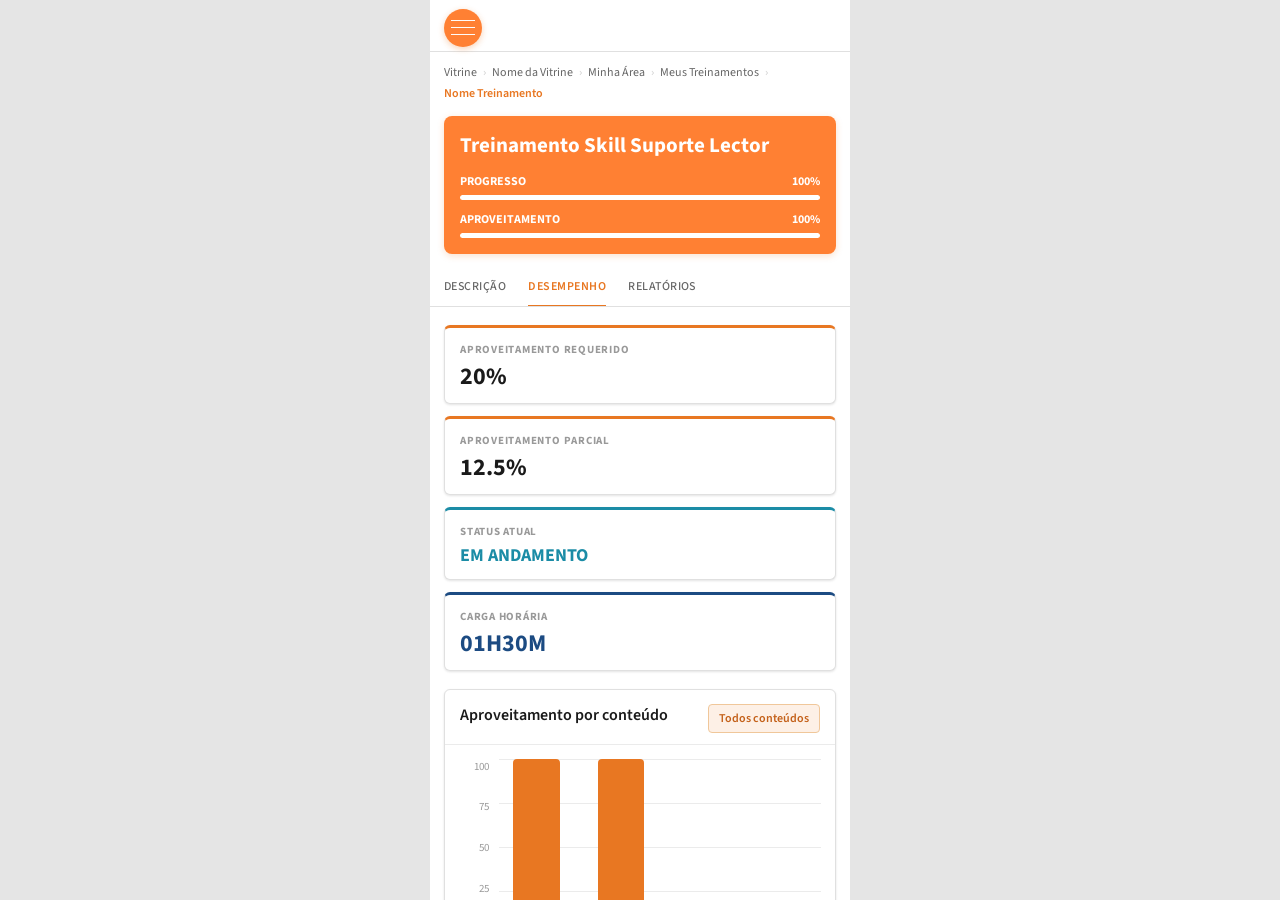
<file: treinamento-atualizado-18-06/index.html>
<!DOCTYPE html>
<html lang="pt-BR">
<head>
<script>
(function(){
  var MOBILE_W = 420;
  if (window.top === window.self && window.innerWidth > MOBILE_W && new URLSearchParams(location.search).get('mv') !== '1') {
    document.write('<style id="mv-hide">html{visibility:hidden!important;}</style>');
  }
})();
</script>
<meta charset="UTF-8">
<meta name="viewport" content="width=device-width, initial-scale=1.0">
<title>Treinamento Skill Suporte Lector — Conteúdo 2</title>
<link rel="preconnect" href="https://fonts.googleapis.com">
<link rel="preconnect" href="https://fonts.gstatic.com" crossorigin>
<link href="https://fonts.googleapis.com/css2?family=Source+Sans+3:wght@400;500;600;700&display=swap" rel="stylesheet">
<link rel="stylesheet" href="assets/lector-icons/css/lector-icons.css">
<style>
  :root{
    --orange:#E87722; --orange-dark:#C4611A; --orange-subtle:#FDF0E6;
    --teal:#1B8CA6; --teal-light:#E4F4F8;
    --green:#3D8A52; --green-light:#EAF6EE; --success:#2E7D32;
    --navy:#1C4B82; --navy-light:#E4EBF5;
    --warn:#B45309; --warn-light:#FEF8EC;
    --n0:#fff; --n50:#F9F9F9; --n100:#F5F5F5; --n200:#EBEBEB; --n300:#E0E0E0;
    --n400:#CCCCCC; --n500:#999999; --n600:#666666; --n700:#444444; --n900:#1A1A1A;
    --ink:#1A1A1A; --muted:#666; --sub:#999;
    --sans:'Source Sans 3','Segoe UI',system-ui,sans-serif;
    --r-sm:4px; --r-md:6px; --r-lg:8px;
    --shadow-sm:0 1px 3px rgba(0,0,0,.08),0 1px 2px rgba(0,0,0,.04);
    --shadow-md:0 4px 6px rgba(0,0,0,.07),0 2px 4px rgba(0,0,0,.05);
  }
  *{box-sizing:border-box;}
  html,body{margin:0;padding:0;height:100%;}
  body{font-family:var(--sans);color:var(--ink);background:var(--n0);font-size:14px;-webkit-font-smoothing:antialiased;}
  .ui-icon{display:inline-flex;align-items:center;justify-content:center;line-height:1;flex:none;}
  .ui-icon:before{width:auto;margin:0;}
  .ui-teal{color:var(--teal);}
  .ui-orange{color:var(--orange);}
  .ui-warn{color:var(--warn);}
  .ui-green{color:var(--green);}
  .ui-navy{color:var(--navy);}
  .page-loader{position:fixed;inset:0;z-index:240;background:#fff;display:flex;align-items:center;justify-content:center;transition:opacity .32s ease,visibility .32s ease;}
  body.page-loaded .page-loader{opacity:0;visibility:hidden;pointer-events:none;}
  .loader-atom{width:56px;height:56px;overflow:visible;}
  .loader-atom .orbit{fill:none;stroke-linecap:round;stroke-width:5;transform-origin:50px 50px;}
  .loader-atom .orbit-orange{stroke:#E87722;animation:atomSpin 1.15s linear infinite;}
  .loader-atom .orbit-navy{stroke:#1C4B82;animation:atomSpinReverse 1.45s linear infinite;}
  .loader-atom .core{fill:#1A1A1A;animation:atomPulse 1.15s ease-in-out infinite;}
  @keyframes atomSpin{to{transform:rotate(360deg);}}
  @keyframes atomSpinReverse{to{transform:rotate(-360deg);}}
  @keyframes atomPulse{0%,100%{transform:scale(1);opacity:.9;}50%{transform:scale(1.18);opacity:1;}}
  .app{display:flex;height:100vh;overflow:hidden;}
  body.sidebar-collapsed .side{display:none;}

  /* ───── Left panel (trilha context) ───── */
  .side{width:clamp(288px,19vw,340px);flex:none;background:var(--n50);border-right:1px solid var(--n300);display:flex;flex-direction:column;}
  .side-head{padding:14px 16px 8px;background:#ff8033;display:flex;align-items:flex-start;gap:12px;border:0;color:#fff;}
  .side-head > div{order:2;min-width:0;padding-top:1px;}
  .side-head .lbl{display:none;}
  .side-head h1{max-width:170px;font-size:18px;font-weight:700;color:#fff;margin:0;line-height:1.15;}
  .closebtn{width:34px;height:34px;border-radius:50%;border:1.5px solid var(--n300);background:#fff;color:var(--muted);display:flex;align-items:center;justify-content:center;cursor:pointer;flex:none;transition:.12s;}
  .closebtn:hover{border-color:var(--orange);color:var(--orange);}
  .side-head .closebtn{order:1;width:42px;height:42px;margin-top:2px;border:0;border-radius:4px;background:transparent;color:#fff;}
  .side-head .closebtn svg{width:28px;height:28px;}
  .side-head .closebtn .ui-icon{font-size:24px;}
  .side-head .closebtn:hover{background:rgba(255,255,255,.14);color:#fff;border-color:transparent;}

  .progress-box{padding:10px 16px 16px;background:#ff8033;border-bottom:0;display:block;}
  .progress-box .pm{display:block;margin-top:14px;}
  .progress-box .pm:first-child{margin-top:0;}
  .ring{ --p:26; width:56px;height:56px;flex:none;border-radius:50%;position:relative;
    background:conic-gradient(var(--orange) calc(var(--p)*1%), var(--n200) 0);}
  .ring.teal{background:conic-gradient(var(--teal) calc(var(--p)*1%), var(--n200) 0);}
  .ring::after{content:'';position:absolute;inset:6px;background:var(--n50);border-radius:50%;}
  .ring b{position:absolute;inset:0;display:flex;align-items:center;justify-content:center;z-index:1;font-size:14px;font-weight:700;color:var(--ink);}
  .progress-box .ring{display:none;}
  .pm .pt{font-size:12px;font-weight:700;letter-spacing:0;text-transform:uppercase;color:#fff;line-height:1;display:flex;align-items:center;justify-content:space-between;margin-bottom:7px;}
  .pm .pt b{font-size:12px;font-weight:700;color:#fff;}
  .meter{height:5px;border-radius:99px;background:rgba(255,255,255,.34);overflow:hidden;}
  .meter i{display:block;width:calc(var(--p)*1%);height:100%;border-radius:inherit;background:#fff;}
  .side-mobile-back{display:none;}

  .conteudos{flex:1;overflow-y:auto;padding:8px 6px;}
  .conteudos-lista{border:1px solid var(--n300);border-radius:var(--r-md);background:#fff;overflow:hidden;}
  .conteudo{display:flex;align-items:flex-start;gap:8px;padding:10px 8px;border-bottom:1px solid var(--n100);cursor:pointer;transition:background .1s;}
  .conteudo:last-child{border-bottom:none;}
  .conteudo:hover{background:var(--n50);}
  .conteudo.checked:not(.active){background:rgba(61,138,82,.05);}
  .conteudo.checked .ctico{color:var(--green);transition:color .15s;}
  .ctico{transition:color .15s;}
  @property --fpct{syntax:'<number>';initial-value:0;inherits:false;}
  @keyframes fillDonut{from{--fpct:0}to{--fpct:100}}
  @keyframes paAppear{from{opacity:0;transform:scale(.7)}to{opacity:1;transform:scale(1)}}
  .pa-pie.filling{background:radial-gradient(circle at center,var(--n0) 0 54%,transparent 56%),conic-gradient(var(--orange) calc(var(--fpct)*1%),var(--n300) 0);animation:fillDonut .8s cubic-bezier(.25,.8,.25,1) forwards;}
  .pa.pa-new{animation:paAppear .25s ease-out;}
  .conteudo.active{background:var(--orange-subtle);border-left:3px solid var(--orange);padding-left:5px;}
  .conteudo.locked{background:#f7f7f7;cursor:not-allowed;opacity:.74;}
  .conteudo.locked:hover{background:#f7f7f7;}
  .conteudo.locked .ctico{background:#eceff1!important;}
  .conteudo.locked svg{stroke:#a8adb4!important;}
  .conteudo.locked svg [fill]{fill:#a8adb4!important;}
  .conteudo.locked .ui-icon{color:#a8adb4!important;}
  .conteudo.locked .cc-name{color:#858b94;}
  .conteudo.locked .cc-type{color:#a0a5ad;}
  .ctico{width:18px;flex:none;display:flex;align-items:flex-start;padding-top:2px;color:var(--n400);}
  .ctico .ui-icon{font-size:15px;}
  .ctico .ui-icon{font-size:16px;}
  .conteudo .cc-mid{flex:1;min-width:0;display:grid;grid-template-columns:minmax(0,1fr) auto;grid-template-areas:"try try" "name name" "type type" "meta pa";column-gap:10px;row-gap:1px;align-items:center;align-content:start;min-height:72px;}
  .conteudo .cc-name{grid-area:name;font-size:13px;font-weight:600;color:var(--ink);line-height:1.3;white-space:nowrap;overflow:hidden;text-overflow:ellipsis;cursor:default;}
  .conteudo.active .cc-name{font-weight:600;}
  .conteudo .cc-type{grid-area:type;font-size:10px;font-weight:500;letter-spacing:.04em;text-transform:uppercase;color:var(--sub);margin-top:0;display:flex;align-items:center;gap:5px;min-width:0;}
  .pa{grid-area:pa;display:flex;justify-content:flex-end;align-items:center;gap:7px;margin-top:0;padding-right:2px;align-self:center;white-space:nowrap;}
  .pa-item{display:inline-flex;align-items:center;gap:4px;color:var(--orange-dark);}
  .pa .lab{min-width:8px;text-align:center;font-size:12px;font-weight:700;color:var(--orange);line-height:1;}
  .pa-pie{width:32px;height:32px;border-radius:50%;background:radial-gradient(circle at center, var(--n0) 0 56%, transparent 58%), conic-gradient(var(--orange) calc(var(--pct,100)*1%), var(--n300) 0);color:var(--orange-dark);display:inline-flex;align-items:center;justify-content:center;font-size:9.5px;font-weight:800;letter-spacing:0;line-height:1;box-shadow:inset 0 0 0 1px rgba(0,0,0,.06);}
  .conteudo.active .pa-pie{background:radial-gradient(circle at center, var(--orange-subtle) 0 56%, transparent 58%), conic-gradient(var(--orange) calc(var(--pct,100)*1%), #f3c8a1 0);}
  .conteudo.locked .pa-pie{background:radial-gradient(circle at center, #f7f7f7 0 56%, transparent 58%), conic-gradient(#a8adb4 calc(var(--pct,100)*1%), #d9dde2 0);color:#7a8089;}
  .pa .lab-hint{position:relative;display:inline-flex;align-items:center;justify-content:center;cursor:help;outline:none;}
  .pa .lab-hint::before,.pa .lab-hint::after{position:absolute;left:50%;opacity:0;visibility:hidden;pointer-events:none;transition:opacity .12s ease,transform .12s ease,visibility .12s ease;z-index:30;}
  .pa .lab-hint::before{content:"";bottom:calc(100% + 2px);transform:translateX(-50%) translateY(3px);border:5px solid transparent;border-top-color:#1f2937;}
  .pa .lab-hint::after{content:attr(data-hint);bottom:calc(100% + 12px);transform:translateX(-50%) translateY(3px);background:#1f2937;color:#fff;border-radius:4px;padding:5px 7px;font-size:11px;font-weight:700;line-height:1;white-space:nowrap;box-shadow:0 4px 12px rgba(0,0,0,.16);}
  .pa .lab-hint:hover::before,.pa .lab-hint:hover::after,.pa .lab-hint:focus-visible::before,.pa .lab-hint:focus-visible::after{opacity:1;visibility:visible;transform:translateX(-50%) translateY(0);}
  .cc-status{grid-area:meta;font-size:11px;font-weight:700;margin-top:0;line-height:1.2;}
  .cc-status.approved{color:var(--green);}
  .cc-status.failed{color:#c2410c;}
  .cc-status.progress{color:var(--teal);}
  .cc-status.muted{color:var(--sub);}
  .cc-status.blocked{color:#7a8089;}
  .cc-try{grid-area:try;font-size:10px;font-weight:400;color:var(--sub);white-space:nowrap;align-self:center;}
  .cc-meta-row{grid-area:meta;display:flex;align-items:center;justify-content:space-between;gap:12px;margin-top:0;}
  .cc-meta-row .cc-status,.cc-meta-row .cc-try{margin-top:0;}

  /* ───── Main column ───── */
  .main{flex:1;display:flex;flex-direction:column;min-width:0;}
  .topbar{height:56px;flex:none;display:flex;align-items:center;gap:14px;padding:0 24px;border-bottom:1px solid var(--n300);background:#fff;}
  .btn-accent{width:38px;height:38px;border-radius:50%;border:none;background:var(--orange);color:#fff;display:flex;align-items:center;justify-content:center;cursor:pointer;flex:none;transition:.12s;box-shadow:0 2px 6px rgba(232,119,34,.32);padding:0;}
  .btn-accent:hover{background:var(--orange-dark);}
  .btn-accent.center.middle{align-items:center;justify-content:center;}
  .btn-accent[class*=" icon-"]:before{width:auto;margin:0;font-size:18px;line-height:1;}
  .crumbs{display:flex;align-items:center;gap:8px;font-size:13px;color:var(--muted);flex-wrap:wrap;min-width:0;}
  .crumbs .sep{color:var(--n400);}
  .crumbs a{color:var(--muted);text-decoration:none;cursor:pointer;}
  .crumbs a:hover{color:var(--orange);}
  .crumbs .cur{color:var(--orange);font-weight:600;}
  .mobile-crumbs{display:none;}
  .topbar-actions{margin-left:auto;display:flex;align-items:center;gap:16px;}
  .iconbtn{color:var(--sub);cursor:pointer;display:flex;}
  .iconbtn:hover{color:var(--muted);}
  .avatar{width:32px;height:32px;border-radius:50%;background:var(--orange);color:#fff;display:flex;align-items:center;justify-content:center;font-weight:600;font-size:13px;cursor:pointer;}

  .scroll{flex:1;overflow-y:auto;}
  .pagehead{padding:14px 24px 0;}
  .trail-summary{min-height:146px;background:#fff;border:1px solid #dcdcdc;border-radius:6px;box-shadow:0 1px 3px rgba(0,0,0,.14);display:flex;align-items:center;gap:24px;padding:20px 24px;}
  .trail-cover{width:196px;height:112px;margin:0;border:1px solid #ececec;border-radius:7px;overflow:hidden;background:#f6f7f8;flex:none;}
  .trail-cover img{display:block;width:100%;height:100%;object-fit:cover;}
  .trail-copy{min-width:0;flex:1;}
  .trail-copy h2{font-size:22px;font-weight:700;margin:0;color:#111;line-height:1.2;}
  .inline-media-reader{display:none;height:clamp(520px,calc(100vh - 150px),820px);min-height:0;background:#252525;border:1px solid #dcdcdc;border-radius:6px;box-shadow:0 1px 3px rgba(0,0,0,.14);overflow:hidden;flex-direction:column;}
  body.inline-pdf-open .trail-summary,body.inline-video-open .trail-summary{display:none;}
  body.inline-pdf-open .inline-media-reader,body.inline-video-open .inline-media-reader{display:flex;}
  .inline-pdf-head{height:44px;flex:none;background:#fff;border-bottom:1px solid var(--n300);display:flex;align-items:center;padding:0 16px;}
  .inline-pdf-title{font-size:13px;font-weight:700;color:var(--ink);white-space:nowrap;overflow:hidden;text-overflow:ellipsis;}
  .inline-content-nav{display:none;justify-content:space-between;align-items:center;margin-top:10px;}
  body.inline-pdf-open .inline-content-nav,body.inline-video-open .inline-content-nav{display:flex;}
  .inline-content-nav-btn{display:inline-flex;align-items:center;gap:6px;height:36px;padding:0 16px;border-radius:18px;border:1.5px solid var(--n300);background:#fff;color:var(--muted);font-family:var(--sans);font-size:13px;font-weight:600;cursor:pointer;transition:.12s;}
  .inline-content-nav-btn:hover{border-color:var(--orange);color:var(--orange);}
  .inline-content-nav-btn:disabled{opacity:.35;cursor:default;pointer-events:none;}
  .inline-content-nav-btn .ui-icon{font-size:13px;}
  .inline-pdf-frame{width:100%;flex:1;min-height:0;border:0;background:#252525;}
  .inline-video-frame{display:none;width:100%;flex:1;min-height:0;background:#111;object-fit:contain;}
  body.inline-video-open .inline-pdf-frame{display:none;}
  body.inline-video-open .inline-video-frame{display:block;}
  .mobile-trail-hero{display:none;}
  .tabs{display:flex;border-bottom:1px solid var(--n300);padding:0 32px;margin-top:0;position:sticky;top:0;background:#fff;z-index:10;}
  .tab{padding:11px 0;margin-right:28px;font-size:14px;font-weight:500;color:var(--muted);border-bottom:2px solid transparent;margin-bottom:-1px;cursor:pointer;letter-spacing:.04em;text-transform:uppercase;transition:color .12s;white-space:nowrap;}
  .tab:hover{color:var(--ink);}
  .tab.active{color:var(--orange);font-weight:600;border-bottom-color:var(--orange);}

  .panel{padding:24px 32px 56px;display:none;}
  .panel.show{display:block;animation:fade .2s ease;}
  @keyframes fade{from{opacity:0;transform:translateY(4px);}to{opacity:1;transform:none;}}

  /* KPI */
  .kpis{display:grid;grid-template-columns:repeat(4,1fr);gap:16px;margin-bottom:18px;}
  .kpi{background:#fff;border:1px solid var(--n300);border-top:3px solid var(--orange);border-radius:var(--r-md);padding:16px 18px;box-shadow:var(--shadow-sm);}
  .kpi.teal{border-top-color:var(--teal);}
  .kpi.navy{border-top-color:var(--navy);}
  .kpi .klbl{font-size:11px;font-weight:700;letter-spacing:.07em;text-transform:uppercase;color:var(--sub);}
  .kpi .kval{font-size:28px;font-weight:700;color:var(--ink);margin-top:8px;line-height:1;}
  .kpi.teal .kval{color:var(--teal);font-size:20px;}
  .kpi.navy .kval{color:var(--navy);}
  .kpi .ksub{font-size:12px;color:var(--muted);margin-top:6px;}

  .card{background:#fff;border:1px solid var(--n300);border-radius:var(--r-md);box-shadow:var(--shadow-sm);}
  .card-head{display:flex;align-items:center;justify-content:space-between;padding:16px 18px 12px;border-bottom:1px solid var(--n200);gap:12px;flex-wrap:wrap;}
  .card-head h3{font-size:16px;font-weight:600;margin:0;color:var(--ink);}
  .card-body{padding:18px;}
  .filters{display:flex;gap:8px;}
  .selpill{font-size:12px;font-weight:600;color:var(--muted);background:var(--n100);border:1px solid var(--n300);border-radius:var(--r-sm);padding:5px 10px;display:inline-flex;align-items:center;gap:6px;cursor:pointer;transition:.12s;}
  .selpill:hover{border-color:var(--n400);}
  .selpill.on{background:var(--orange-subtle);border-color:#f0c79a;color:var(--orange-dark);}
  .selpill.static{cursor:default;}
  .selpill.static:hover{border-color:#f0c79a;}
  button.selpill{font-family:var(--sans);}
  .dropdown{position:relative;}
  .dropdown-menu{position:absolute;right:0;top:calc(100% + 6px);min-width:178px;background:#fff;border:1px solid var(--n300);border-radius:var(--r-md);box-shadow:var(--shadow-md);padding:5px;z-index:20;display:none;}
  .dropdown.open .dropdown-menu{display:block;}
  .dd-opt{font-size:13px;color:var(--n700);padding:8px 10px;border-radius:var(--r-sm);cursor:pointer;display:flex;align-items:center;justify-content:space-between;gap:8px;}
  .dd-opt:hover{background:var(--n100);}
  .dd-opt.is-sel{background:var(--orange-subtle);color:var(--orange-dark);font-weight:600;}
  .dd-opt .ck{opacity:0;}
  .dd-opt.is-sel .ck{opacity:1;}
  .dd-chev{transition:transform .2s;}
  .dd-chev.ui-icon{font-size:13px;}
  .dropdown.open .dd-chev{transform:rotate(180deg);}
  .chart-hint{font-size:12px;color:var(--sub);margin-top:12px;}

  /* chart */
  .chart-wrap{display:flex;gap:10px;}
  .yaxis{display:flex;flex-direction:column;justify-content:space-between;height:240px;padding-bottom:42px;font-size:11px;color:var(--sub);text-align:right;width:30px;flex:none;}
  .plot-scroll{flex:1;overflow-x:auto;overflow-y:hidden;}
  .plot-scroll::-webkit-scrollbar{height:9px;}
  .plot-scroll::-webkit-scrollbar-thumb{background:var(--n300);border-radius:99px;}
  .plot-scroll::-webkit-scrollbar-thumb:hover{background:var(--n400);}
  .plot-scroll::-webkit-scrollbar-track{background:var(--n100);border-radius:99px;}
  .plot{position:relative;min-width:100%;}
  .grid-lines{position:absolute;inset:0 0 42px 0;display:flex;flex-direction:column;justify-content:space-between;}
  .grid-lines i{border-top:1px solid var(--n200);height:0;}
  .bars{position:relative;display:flex;align-items:flex-end;gap:18px;height:240px;padding-bottom:42px;}
  .bar-col{flex:1;display:flex;flex-direction:column;align-items:center;justify-content:flex-end;height:100%;position:relative;min-width:0;}
  .bar{width:62%;max-width:54px;background:var(--orange);border-radius:4px 4px 0 0;transition:height .55s cubic-bezier(.2,.7,.2,1),background .12s;cursor:pointer;}
  .bar-col:hover .bar{background:var(--orange-dark);}
  .bar-col .blabel{position:absolute;bottom:-24px;font-size:11px;color:var(--muted);font-weight:500;text-align:center;width:100%;white-space:nowrap;overflow:hidden;text-overflow:ellipsis;}
  .bar-col .bval{position:absolute;top:-22px;font-size:12px;font-weight:700;color:var(--orange-dark);opacity:0;transition:opacity .12s;}
  .bar-col:hover .bval{opacity:1;}

  /* Descrição */
  .desc{max-width:680px;}
  .desc p{font-size:14px;line-height:1.6;color:var(--n700);margin:0 0 14px;}

  /* Relatórios */
  .toolbar{display:flex;gap:10px;margin-bottom:18px;flex-wrap:wrap;}
  .tool{width:40px;height:40px;border-radius:50%;background:var(--orange);color:#fff;display:flex;align-items:center;justify-content:center;cursor:pointer;transition:background .12s;box-shadow:0 2px 5px rgba(232,119,34,.28);}
  .tool:hover{background:var(--orange-dark);}
  .tool .ui-icon{font-size:18px;}
  table{width:100%;border-collapse:collapse;font-size:13px;}
  th{text-align:left;font-size:11px;font-weight:700;letter-spacing:.06em;text-transform:uppercase;color:var(--sub);padding:12px 14px;border-bottom:2px solid var(--n300);}
  th .sort{color:var(--orange);margin-left:4px;}
  td{padding:14px;border-bottom:1px solid var(--n200);color:var(--n700);vertical-align:middle;}
  tr:hover td{background:var(--n50);}
  td.a-good{color:var(--success);font-weight:600;}
  td.a-zero{color:var(--n500);}
  .ct-inline{display:flex;align-items:center;gap:10px;}
  .ct-inline a{color:var(--orange);text-decoration:none;}
  .ct-inline a:hover{text-decoration:underline;}

  /* Leitor de PDF */
  body.reader-open{overflow:hidden;background:#252525;}
  body.reader-open .app{display:none;}
  .reader-screen{display:none;height:100vh;background:#252525;flex-direction:column;}
  body.reader-open .reader-screen{display:flex;}
  .reader-top{height:50px;flex:none;background:#fff;display:flex;align-items:center;padding:0 0 0 14px;}
  .reader-back{height:34px;border:0;border-radius:18px;background:#ff8033;color:#fff;font-family:var(--sans);font-size:13px;font-weight:700;padding:0 17px 0 13px;display:inline-flex;align-items:center;gap:8px;cursor:pointer;box-shadow:0 2px 5px rgba(232,119,34,.24);}
  .reader-back:hover{background:var(--orange-dark);}
  .reader-back svg{width:17px;height:17px;flex:none;}
  .reader-back .ui-icon{font-size:17px;}
  .reader-brand{display:none;margin-left:auto;margin-right:36px;color:#777;font-size:20px;font-weight:700;line-height:1;}
  .reader-brand em{font-size:14px;font-weight:400;font-style:italic;margin-left:2px;}
  body.certificate-reader .reader-brand{display:block;}
  .reader-frame{flex:1;width:100%;border:0;background:#252525;}
  .reader-video-wrap{display:none;flex:1;min-height:0;background:#202020;padding:28px;align-items:center;justify-content:center;}
  .reader-video{width:min(100%,1180px);max-height:calc(100vh - 106px);background:#000;box-shadow:0 18px 42px rgba(0,0,0,.34);}
  body.video-reader .reader-frame{display:none;}
  body.video-reader .reader-video-wrap{display:flex;}
  body.pdf-reader .reader-video-wrap{display:none;}
  body.pdf-reader .reader-frame{display:block;}

  .certificate-overlay{position:fixed;inset:0;z-index:160;background:rgba(0,0,0,.5);display:none;align-items:flex-start;justify-content:center;padding-top:37px;}
  body.certificate-loading .certificate-overlay{display:flex;}
  .certificate-modal{width:min(346px,calc(100vw - 32px));min-height:120px;background:#fff;border-radius:16px;box-shadow:0 18px 42px rgba(0,0,0,.18);padding:22px 20px 22px;}
  .certificate-modal-head{display:flex;align-items:flex-start;justify-content:space-between;gap:18px;margin-bottom:16px;}
  .certificate-modal h3{margin:0;color:#003b79;font-size:20px;font-weight:700;line-height:1.1;}
  .certificate-close{width:28px;height:28px;border:0;background:transparent;color:#667085;display:flex;align-items:center;justify-content:center;cursor:pointer;padding:0;}
  .certificate-close:hover{color:#1f2937;}
  .certificate-close .ui-icon{font-size:22px;}
  .certificate-modal p{margin:0;color:#001b3f;font-size:13px;line-height:1.45;}

  .sidebar-toggle{position:fixed;left:14px;top:9px;z-index:80;width:38px;height:38px;border:0;border-radius:50%;background:#ff8033;color:#fff;display:none;align-items:center;justify-content:center;box-shadow:0 2px 6px rgba(232,119,34,.32);cursor:pointer;}
  .sidebar-toggle:hover{background:var(--orange-dark);}
  .sidebar-toggle .ui-icon{font-size:24px;}
  body.sidebar-collapsed .sidebar-toggle{display:flex;}
  body.sidebar-collapsed .topbar{padding-left:64px;}
  body.reader-open .sidebar-toggle{display:none;}

  @media (min-width:1440px){
    .pagehead{padding:22px 40px 0;}
    .tabs{padding:0 40px;}
    .panel{padding:28px 40px 64px;}
    .trail-summary{min-height:150px;padding-left:30px;padding-right:28px;}
    .kpis{gap:20px;}
    .bars{gap:22px;}
    .bar{max-width:64px;}
  }

  @media (max-width:1100px){
    .side{width:288px;}
    .kpis{grid-template-columns:repeat(2,1fr);}
    .trail-summary{gap:14px;}
    .trail-cover{width:174px;height:98px;}
    .trail-copy h2{font-size:21px;}
  }

  @media (max-width:900px){
    html,body{height:auto;min-height:100%;}
    body{overflow:auto;overflow-x:hidden;background:var(--n50);}
    .app{height:auto;min-height:100vh;overflow:visible;flex-direction:column;}
    body.sidebar-collapsed .app{display:flex;}
    .side{position:fixed;left:0;top:0;bottom:0;z-index:90;width:min(86vw,340px);max-width:340px;height:100vh;border-right:1px solid var(--n300);border-bottom:0;box-shadow:0 18px 42px rgba(0,0,0,.18);}
    .side-head{padding:14px 16px 8px;}
    .side-head h1{max-width:none;}
    .progress-box{display:grid;grid-template-columns:repeat(2,minmax(0,1fr));gap:14px 18px;padding:10px 16px 16px;}
    .progress-box .pm{margin-top:0;}
    .side-mobile-back{display:flex;align-items:center;justify-content:center;gap:8px;margin:10px 12px 0;height:38px;border:1px solid #f0c79a;border-radius:8px;background:#fff;color:var(--orange-dark);font-family:var(--sans);font-size:13px;font-weight:700;cursor:pointer;}
    .side-mobile-back:hover{background:var(--orange-subtle);}
    .conteudos{flex:1;max-height:none;overflow-y:auto;padding:8px 6px 10px;}
    .main{flex:none;min-height:0;background:#fff;}
    .topbar{position:sticky;top:0;z-index:30;padding:0 14px;}
    .topbar .btn-accent,.crumbs{display:none;}
    .mobile-crumbs{display:flex;flex-wrap:wrap;align-items:center;gap:4px 6px;margin:12px 14px 0;font-size:12px;color:var(--muted);}
    .mobile-crumbs a{color:var(--muted);text-decoration:none;}
    .mobile-crumbs .sep{color:var(--n400);}
    .mobile-crumbs .cur{color:var(--orange);font-weight:600;}
    .mobile-trail-hero{display:block;margin:14px 14px 0;padding:18px 16px 16px;border-radius:8px;background:#ff8033;color:#fff;box-shadow:0 2px 7px rgba(232,119,34,.22);}
    .mobile-trail-hero h1{margin:0 0 18px;font-size:21px;font-weight:700;line-height:1.12;color:#fff;}
    .mobile-progress{display:grid;gap:14px;}
    .mobile-progress .pm .pt{margin-bottom:7px;}
    .pagehead{display:none;}
    body.inline-pdf-open .pagehead,body.inline-video-open .pagehead{display:block;padding:10px 10px 0;}
    .inline-media-reader{height:calc(100vh - 72px);min-height:480px;}
    .scroll{overflow:visible;}
    .tabs{top:56px;overflow-x:auto;scrollbar-width:none;}
    .tabs::-webkit-scrollbar{display:none;}
    .panel{padding:20px 24px 44px;}
    .chart-wrap{min-width:0;}
    .panel[data-panel="relatorios"] .card{overflow-x:auto!important;}
    table{min-width:720px;}
  }

  @media (max-width:760px){
    .pagehead{padding:14px 14px 0;}
    .trail-summary{display:grid;grid-template-columns:112px minmax(0,1fr);align-items:center;gap:12px 14px;min-height:0;padding:14px;}
    .trail-cover{width:112px;height:66px;}
    .trail-copy{min-width:0;}
    .trail-copy h2{font-size:18px;}
    .tabs{padding:0 14px;margin-top:14px;}
    .tab{font-size:12px;margin-right:22px;padding:10px 0;}
    .panel{padding:18px 14px 40px;}
    .kpis{grid-template-columns:1fr;gap:12px;}
    .kpi{padding:14px 15px;}
    .kpi .kval{font-size:24px;}
    .kpi.teal .kval{font-size:18px;}
    .card-head{align-items:flex-start;padding:14px 15px 11px;}
    .card-body{padding:14px;}
    .bars{gap:10px;height:220px;}
    .yaxis{height:220px;}
    .toolbar{gap:8px;}
    .tool{width:38px;height:38px;}
    .reader-top{height:48px;padding-left:10px;}
  }

  @media (max-width:520px){
    .side-head{gap:8px;}
    .side-head .closebtn{width:36px;height:36px;}
    .side-head .closebtn svg{width:24px;height:24px;}
    .side-head .closebtn .ui-icon{font-size:22px;}
    .side-head h1{font-size:17px;}
    .progress-box{grid-template-columns:1fr;gap:12px;padding-bottom:42px;}
    .conteudos{max-height:none;padding:6px;}
    .conteudo{padding:10px 8px;}
    .topbar{height:52px;gap:10px;padding:0 10px;}
    .btn-accent{width:34px;height:34px;}
    .crumbs{font-size:12px;}
    .topbar-actions{gap:10px;}
    .iconbtn{display:none;}
    .avatar{width:30px;height:30px;}
    .trail-summary{grid-template-columns:98px minmax(0,1fr);padding:12px;}
    .trail-cover{width:98px;height:58px;}
    .trail-copy h2{font-size:17px;}
    .tabs{top:52px;}
    .plot-scroll{padding-bottom:2px;}
    .bar-col .blabel{font-size:10px;}
    .reader-back{height:34px;font-size:12px;padding:0 14px 0 12px;}
    .reader-video-wrap{padding:12px;background:#111;}
    .reader-video{max-height:calc(100vh - 72px);}
  }

  @media (max-width:420px){
    .conteudo{display:grid;grid-template-columns:28px minmax(0,1fr);gap:8px 9px;}
    .conteudo .ctico{grid-column:1;grid-row:1;}
    .conteudo .cc-mid{grid-column:2;grid-row:1;min-width:0;}
    .pa{flex-wrap:wrap;gap:5px 7px;padding-right:0;}
    .pa-item{gap:3px;}
    .pa-pie{width:30px;height:30px;font-size:9px;}
    .trail-summary{grid-template-columns:88px minmax(0,1fr);gap:10px 12px;}
    .trail-cover{width:88px;height:54px;}
    .trail-copy h2{font-size:16px;}
  }
</style>
</head>
<body>
<div class="page-loader" id="pageLoader" role="status" aria-label="Carregando">
  <svg class="loader-atom" viewBox="0 0 100 100" aria-hidden="true">
    <ellipse class="orbit orbit-orange" cx="50" cy="50" rx="34" ry="12" transform="rotate(26 50 50)"/>
    <ellipse class="orbit orbit-navy" cx="50" cy="50" rx="34" ry="12" transform="rotate(-55 50 50)"/>
    <circle class="core" cx="50" cy="50" r="5"/>
  </svg>
</div>
<div class="app">

  <!-- ───────── LEFT PANEL ───────── -->
  <aside class="side">
    <div class="side-head">
      <div>
        <div class="lbl">Treinamento</div>
        <h1>Treinamento Skill Suporte Lector</h1>
      </div>
      <button class="closebtn" title="Sair do treinamento" aria-label="Sair">
        <i class="ui-icon icon-close" aria-hidden="true"></i>
      </button>
    </div>

    <div class="progress-box">
      <div class="pm">
        <div class="pt"><span>Progresso</span><b>100%</b></div>
        <div class="meter" style="--p:100;"><i></i></div>
      </div>
      <div class="pm">
        <div class="pt"><span>Aproveitamento</span><b>100%</b></div>
        <div class="meter" style="--p:100;"><i></i></div>
      </div>
    </div>

    <button class="side-mobile-back" type="button" aria-label="Voltar">
      <i class="ui-icon icon-arrow-left" aria-hidden="true"></i>
      <span>Voltar</span>
    </button>

    <div class="conteudos">
      <div class="conteudos-lista">
          <div class="conteudo active" data-open-pdf="uploads/manual-minha-area.pdf" role="button" tabindex="0">
            <div class="ctico" style="background:var(--teal-light)"><i class="ui-icon icon-pdf ui-teal" aria-hidden="true"></i></div>
            <div class="cc-mid">
              <div class="cc-try">Tentativa 1/2</div>
              <div class="pa">
                <span class="pa-item" style="--pct:100"><span class="lab" title="Progresso: 100%">P</span><span class="pa-pie">100%</span></span>
                <span class="pa-item" style="--pct:100"><span class="lab" title="Aproveitamento: 100%">A</span><span class="pa-pie">100%</span></span>
              </div>
              <div class="cc-name" title="Boas-vindas ao Suporte Lector">Boas-vindas ao Suporte Lector</div>
              <div class="cc-type">Documento</div>
              <div class="cc-meta-row"><div class="cc-status approved">Aprovado</div></div>
            </div>
          </div>
          <div class="conteudo" data-open-video="uploads/linguagens-programacao.mp4" role="button" tabindex="0">
            <div class="ctico" style="background:var(--orange-subtle)"><i class="ui-icon icon-play-media ui-orange" aria-hidden="true"></i></div>
            <div class="cc-mid">
              <div class="cc-try">Tentativa 2/3</div>
              <div class="pa">
                <span class="pa-item" style="--pct:100"><span class="lab" title="Progresso: 100%">P</span><span class="pa-pie">100%</span></span>
                <span class="pa-item" style="--pct:100"><span class="lab" title="Aproveitamento: 100%">A</span><span class="pa-pie">100%</span></span>
              </div>
              <div class="cc-name" title="Visão geral da plataforma Lector">Visão geral da plataforma Lector</div>
              <div class="cc-type">Vídeo</div>
              <div class="cc-meta-row"><div class="cc-status progress">Em andamento</div></div>
            </div>
          </div>
          <div class="conteudo">
            <div class="ctico" style="background:var(--teal-light)"><i class="ui-icon icon-png ui-teal" aria-hidden="true"></i></div>
            <div class="cc-mid"><div class="cc-name" title="Acesso e navegação na Minha Área">Acesso e navegação na Minha Área</div><div class="cc-type">Documento</div><div class="cc-status muted">Não visualizado</div></div>
          </div>
          <div class="conteudo">
            <div class="ctico" style="background:var(--teal-light)"><i class="ui-icon icon-pdf ui-teal" aria-hidden="true"></i></div>
            <div class="cc-mid"><div class="cc-name" title="Gestão de usuários e permissões">Gestão de usuários e permissões</div><div class="cc-type">Documento</div><div class="cc-status muted">Não iniciado</div></div>
          </div>
          <div class="conteudo">
            <div class="ctico" style="background:var(--teal-light)"><i class="ui-icon icon-pdf ui-teal" aria-hidden="true"></i></div>
            <div class="cc-mid"><div class="cc-name" title="Configurações essenciais da plataforma">Configurações essenciais da plataforma</div><div class="cc-type">Documento</div><div class="cc-status muted">Não visualizado</div></div>
          </div>
          <div class="conteudo">
            <div class="ctico" style="background:var(--warn-light)"><i class="ui-icon icon-file-xls ui-warn" aria-hidden="true"></i></div>
            <div class="cc-mid">
              <div class="cc-try">Tentativa 1/2</div>
              <div class="pa">
                <span class="pa-item" style="--pct:100"><span class="lab" title="Progresso: 100%">P</span><span class="pa-pie">100%</span></span>
                <span class="pa-item" style="--pct:20"><span class="lab" title="Aproveitamento: 20%">A</span><span class="pa-pie">20%</span></span>
              </div>
              <div class="cc-name" title="Avaliação — Fundamentos do Suporte Lector">Avaliação — Fundamentos do Suporte Lector</div>
              <div class="cc-type">Avaliação</div>
              <div class="cc-meta-row"><div class="cc-status failed">Reprovado</div></div>
            </div>
          </div>
          <div class="conteudo">
            <div class="ctico" style="background:var(--warn-light)"><i class="ui-icon icon-questions ui-warn" aria-hidden="true"></i></div>
            <div class="cc-mid">
              <div class="cc-try">Tentativa 1/1</div>
              <div class="pa"><span class="pa-item" style="--pct:100"><span class="lab" title="Progresso: 100%">P</span><span class="pa-pie">100%</span></span><span class="pa-item" style="--pct:100"><span class="lab" title="Aproveitamento: 100%">A</span><span class="pa-pie">100%</span></span></div>
              <div class="cc-name" title="Avaliação — Registro e classificação de chamados">Avaliação — Registro e classificação de chamados</div><div class="cc-type">Avaliação</div><div class="cc-status approved">Aprovado</div>
            </div>
          </div>
          <div class="conteudo">
            <div class="ctico" style="background:var(--warn-light)"><i class="ui-icon icon-questions ui-warn" aria-hidden="true"></i></div>
            <div class="cc-mid">
              <div class="cc-try">Tentativa 1/1</div>
              <div class="pa"><span class="pa-item" style="--pct:100"><span class="lab" title="Progresso: 100%">P</span><span class="pa-pie">100%</span></span><span class="pa-item" style="--pct:100"><span class="lab" title="Aproveitamento: 100%">A</span><span class="pa-pie">100%</span></span></div>
              <div class="cc-name" title="Avaliação — Diagnóstico de problemas frequentes">Avaliação — Diagnóstico de problemas frequentes</div><div class="cc-type">Avaliação</div><div class="cc-status approved">Aprovado</div>
            </div>
          </div>
          <div class="conteudo">
            <div class="ctico" style="background:var(--warn-light)"><i class="ui-icon icon-questions ui-warn" aria-hidden="true"></i></div>
            <div class="cc-mid">
              <div class="cc-try">Tentativa 1/1</div>
              <div class="pa"><span class="pa-item" style="--pct:100"><span class="lab" title="Progresso: 100%">P</span><span class="pa-pie">100%</span></span><span class="pa-item" style="--pct:100"><span class="lab" title="Aproveitamento: 100%">A</span><span class="pa-pie">100%</span></span></div>
              <div class="cc-name" title="Avaliação — Comunicação com o cliente">Avaliação — Comunicação com o cliente</div><div class="cc-type">Avaliação</div><div class="cc-status approved">Aprovado</div>
            </div>
          </div>
          <div class="conteudo">
            <div class="ctico" style="background:var(--warn-light)"><i class="ui-icon icon-questions ui-warn" aria-hidden="true"></i></div>
            <div class="cc-mid">
              <div class="cc-try">Tentativa 1/1</div>
              <div class="pa"><span class="pa-item" style="--pct:100"><span class="lab" title="Progresso: 100%">P</span><span class="pa-pie">100%</span></span><span class="pa-item" style="--pct:100"><span class="lab" title="Aproveitamento: 100%">A</span><span class="pa-pie">100%</span></span></div>
              <div class="cc-name" title="Avaliação — Escalonamento e resolução de chamados">Avaliação — Escalonamento e resolução de chamados</div><div class="cc-type">Avaliação</div><div class="cc-status approved">Aprovado</div>
            </div>
          </div>
          <div class="conteudo">
            <div class="ctico"></div>
            <div class="cc-mid"><div class="cc-name" title="Boas práticas no atendimento Lector">Boas práticas no atendimento Lector</div><div class="cc-type">Documento</div><div class="cc-status muted">Não iniciado</div></div>
          </div>
          <div class="conteudo">
            <div class="ctico"></div>
            <div class="cc-mid"><div class="cc-name" title="Base de conhecimento do Suporte Lector">Base de conhecimento do Suporte Lector</div><div class="cc-type">Documento</div><div class="cc-status muted">Não iniciado</div></div>
          </div>
      </div>
    </div>
  </aside>

  <!-- ───────── MAIN ───────── -->
  <div class="main">
    <div class="topbar">
      <button id="hideResource" ng-if="!showFinishtrail()" ng-click="hideResource()" class="btn-accent icon-undo center middle ng-scope" title="Voltar" aria-label="Voltar"></button>
      <nav class="crumbs">
        <a>Vitrine</a><span class="sep">›</span>
        <a>Teste Automação</a><span class="sep">›</span>
        <a>Minha Área</a><span class="sep">›</span>
        <a>Meus Treinamentos</a><span class="sep">›</span>
        <span class="cur">Conteúdo 2</span>
      </nav>
    </div>

    <div class="scroll">
      <nav class="mobile-crumbs" aria-label="Caminho de navegação">
        <a>Vitrine</a><span class="sep">›</span>
        <a>Nome da Vitrine</a><span class="sep">›</span>
        <a>Minha Área</a><span class="sep">›</span>
        <a>Meus Treinamentos</a><span class="sep">›</span>
        <span class="cur">Nome Treinamento</span>
      </nav>
      <section class="mobile-trail-hero" aria-label="Treinamento atual">
        <h1>Treinamento Skill Suporte Lector</h1>
        <div class="mobile-progress" aria-label="Progresso do treinamento">
          <div class="pm">
            <div class="pt"><span>Progresso</span><b>100%</b></div>
            <div class="meter" style="--p:100;"><i></i></div>
          </div>
          <div class="pm">
            <div class="pt"><span>Aproveitamento</span><b>100%</b></div>
            <div class="meter" style="--p:100;"><i></i></div>
          </div>
        </div>
      </section>
      <div class="pagehead">
        <section class="trail-summary" aria-label="Resumo do treinamento">
          <figure class="trail-cover">
            <img src="uploads/trail-automation-cover.png" alt="Imagem do treinamento">
          </figure>
          <div class="trail-copy">
            <h2>Treinamento Skill Suporte Lector</h2>
          </div>
        </section>
        <section class="inline-media-reader" aria-label="Conteúdo do treinamento">
          <div class="inline-pdf-head">
            <strong class="inline-pdf-title" id="inlineMediaTitle">Boas-vindas ao Suporte Lector</strong>
          </div>
          <iframe class="inline-pdf-frame" id="inlinePdfFrame" title="Boas-vindas ao Suporte Lector"></iframe>
          <video class="inline-video-frame" id="inlineVideoFrame" controls playsinline></video>
        </section>
        <div class="inline-content-nav">
          <button class="inline-content-nav-btn prev" type="button" id="inlineNavPrev" aria-label="Conteúdo anterior">
            <i class="ui-icon icon-arrow-left" aria-hidden="true"></i><span>Anterior</span>
          </button>
          <button class="inline-content-nav-btn next" type="button" id="inlineNavNext" aria-label="Próximo conteúdo">
            <span>Próximo</span><i class="ui-icon icon-arrow-right" aria-hidden="true"></i>
          </button>
        </div>
      </div>
      <div class="tabs">
        <div class="tab" data-tab="descricao">Descrição</div>
        <div class="tab active" data-tab="desempenho">Desempenho</div>
        <div class="tab" data-tab="relatorios">Relatórios</div>
      </div>

      <!-- ===== DESEMPENHO ===== -->
      <section class="panel show" data-panel="desempenho">
        <div class="kpis">
          <div class="kpi"><div class="klbl">Aproveitamento requerido</div><div class="kval">20%</div></div>
          <div class="kpi"><div class="klbl">Aproveitamento parcial</div><div class="kval">12.5%</div></div>
          <div class="kpi teal"><div class="klbl">Status atual</div><div class="kval">EM ANDAMENTO</div></div>
          <div class="kpi navy"><div class="klbl">Carga horária</div><div class="kval">01H30M</div></div>
        </div>

        <div class="card">
          <div class="card-head">
            <h3>Aproveitamento por conteúdo</h3>
            <div class="selpill on static" role="status" aria-label="Filtro atual: Todos conteúdos">Todos conteúdos</div>
          </div>
          <div class="card-body">
            <div class="chart-wrap">
              <div class="yaxis"><span>100</span><span>75</span><span>50</span><span>25</span><span>0</span></div>
              <div class="plot-scroll">
                <div class="plot" id="plot">
                  <div class="grid-lines"><i></i><i></i><i></i><i></i><i></i></div>
                  <div class="bars" id="bars"></div>
                </div>
              </div>
            </div>
            <div class="chart-hint" id="chartHint"></div>
          </div>
        </div>
      </section>

      <!-- ===== DESCRIÇÃO ===== -->
      <section class="panel" data-panel="descricao">
        <div class="desc">
          <p>Descrição preenchida via Cypress.</p>
          <p>Este conteúdo faz parte do <strong>Treinamento Skill Suporte Lector</strong>. Conclua o vídeo e os documentos de apoio para liberar a avaliação e avançar no treinamento.</p>
        </div>
      </section>

      <!-- ===== RELATÓRIOS ===== -->
      <section class="panel" data-panel="relatorios">
        <div class="toolbar">
          <div class="tool" title="Filtros"><svg width="18" height="18" viewBox="0 0 24 24" fill="none" stroke="currentColor" stroke-width="2" stroke-linecap="round" stroke-linejoin="round"><line x1="4" y1="21" x2="4" y2="14"/><line x1="4" y1="10" x2="4" y2="3"/><line x1="12" y1="21" x2="12" y2="12"/><line x1="12" y1="8" x2="12" y2="3"/><line x1="20" y1="21" x2="20" y2="16"/><line x1="20" y1="12" x2="20" y2="3"/><line x1="1" y1="14" x2="7" y2="14"/><line x1="9" y1="8" x2="15" y2="8"/><line x1="17" y1="16" x2="23" y2="16"/></svg></div>
          <div class="tool" title="Copiar"><i class="ui-icon icon-copy" aria-hidden="true"></i></div>
          <div class="tool" title="Exportar Excel"><i class="ui-icon icon-file-xls" aria-hidden="true"></i></div>
          <div class="tool" title="Exportar CSV"><i class="ui-icon icon-file-csv" aria-hidden="true"></i></div>
          <div class="tool" title="Exportar PDF"><i class="ui-icon icon-pdf" aria-hidden="true"></i></div>
          <div class="tool" title="Imprimir"><i class="ui-icon icon-printer" aria-hidden="true"></i></div>
        </div>
        <div class="card" style="overflow:hidden;">
          <table>
            <thead>
              <tr>
                <th style="width:55%">Conteúdo <span class="sort">▾</span></th>
                <th>Aproveitamento</th>
                <th>Carga horária</th>
                <th>Data de conclusão</th>
              </tr>
            </thead>
            <tbody>
              <tr><td><div class="ct-inline"><span>Conteúdo 1 — <a>Boas-vindas ao Suporte Lector</a></span></div></td><td class="a-good">100,00%</td><td>—</td><td>—</td></tr>
              <tr><td><div class="ct-inline"><span>Conteúdo 2 — <a>Visão geral da plataforma Lector</a></span></div></td><td class="a-good">100,00%</td><td>—</td><td>—</td></tr>
              <tr><td><div class="ct-inline"><span>Conteúdo 3 — <a>Acesso e navegação na Minha Área</a></span></div></td><td class="a-zero">0,00%</td><td>—</td><td>—</td></tr>
              <tr><td><div class="ct-inline"><span>Conteúdo 4 — <a>Gestão de usuários e permissões</a></span></div></td><td class="a-zero">0,00%</td><td>—</td><td>—</td></tr>
              <tr><td><div class="ct-inline"><span>Conteúdo 5 — <a>Configurações essenciais da plataforma</a></span></div></td><td class="a-zero">0,00%</td><td>01:30:00</td><td>—</td></tr>
              <tr><td><div class="ct-inline"><span>Conteúdo 6 — <a>Avaliação — Fundamentos do Suporte Lector</a></span></div></td><td class="a-zero">20,00%</td><td>—</td><td>—</td></tr>
              <tr><td><div class="ct-inline"><span>Conteúdo 7 — <a>Avaliação — Registro e classificação de chamados</a></span></div></td><td class="a-good">100,00%</td><td>—</td><td>—</td></tr>
              <tr><td><div class="ct-inline"><span>Conteúdo 8 — <a>Avaliação — Diagnóstico de problemas frequentes</a></span></div></td><td class="a-good">100,00%</td><td>—</td><td>—</td></tr>
              <tr><td><div class="ct-inline"><span>Conteúdo 9 — <a>Avaliação — Comunicação com o cliente</a></span></div></td><td class="a-good">100,00%</td><td>—</td><td>—</td></tr>
              <tr><td><div class="ct-inline"><span>Conteúdo 10 — <a>Avaliação — Escalonamento e resolução de chamados</a></span></div></td><td class="a-good">100,00%</td><td>—</td><td>—</td></tr>
              <tr><td><div class="ct-inline"><span>Conteúdo 11 — <a>Boas práticas no atendimento Lector</a></span></div></td><td class="a-zero">0,00%</td><td>—</td><td>—</td></tr>
              <tr><td><div class="ct-inline"><span>Conteúdo 12 — <a>Base de conhecimento do Suporte Lector</a></span></div></td><td class="a-zero">0,00%</td><td>—</td><td>—</td></tr>
            </tbody>
          </table>
        </div>
      </section>

    </div>
  </div>
</div>

<section class="reader-screen" aria-label="Leitor de PDF">
  <div class="reader-top">
    <button class="reader-back" type="button" id="readerBack" aria-label="Voltar para o treinamento">
      <i class="ui-icon icon-arrow-left" aria-hidden="true"></i>
      <span>Voltar para o treinamento</span>
    </button>
    <div class="reader-brand" aria-hidden="true">Lector<em>live</em></div>
  </div>
  <iframe class="reader-frame" id="pdfFrame" title="Manual Minha área"></iframe>
  <div class="reader-video-wrap">
    <video class="reader-video" id="videoFrame" controls playsinline></video>
  </div>
</section>

<div class="certificate-overlay" role="dialog" aria-modal="true" aria-labelledby="certificateTitle">
  <div class="certificate-modal">
    <div class="certificate-modal-head">
      <h3 id="certificateTitle">Certificado</h3>
      <button class="certificate-close" type="button" id="certificateClose" aria-label="Fechar">
        <i class="ui-icon icon-close" aria-hidden="true"></i>
      </button>
    </div>
    <p>Aguarde enquanto seu certificado está sendo gerado.</p>
  </div>
</div>

<button class="sidebar-toggle" type="button" id="sidebarToggle" aria-label="Mostrar menu do treinamento">
  <i class="ui-icon icon-menu-burger" aria-hidden="true"></i>
</button>

<script>
  window.addEventListener('load',()=>{
    window.setTimeout(()=>document.body.classList.add('page-loaded'), 650);
  });

  // ── tab switching ──
  const tabs = document.querySelectorAll('.tab');
  const panels = document.querySelectorAll('.panel');
  function activate(name){
    tabs.forEach(t=>t.classList.toggle('active', t.dataset.tab===name));
    panels.forEach(p=>p.classList.toggle('show', p.dataset.panel===name));
    try{ localStorage.setItem('lector-trilhaA-tab', name); }catch(e){}
    if(name==='desempenho') renderChart(currentKey);
  }
  tabs.forEach(t=>t.addEventListener('click',()=>activate(t.dataset.tab)));

  // ── recolher/mostrar sidebar ──
  const sidebarClose = document.querySelector('.side-head .closebtn');
  const sidebarToggle = document.getElementById('sidebarToggle');
  const mobileSidebarQuery = window.matchMedia('(max-width: 900px)');
  function syncSidebarMode(){
    if(mobileSidebarQuery.matches) document.body.classList.add('sidebar-collapsed');
    else document.body.classList.remove('sidebar-collapsed');
  }
  syncSidebarMode();
  if(mobileSidebarQuery.addEventListener) mobileSidebarQuery.addEventListener('change', syncSidebarMode);
  else mobileSidebarQuery.addListener(syncSidebarMode);
  sidebarClose.addEventListener('click',()=>document.body.classList.add('sidebar-collapsed'));
  sidebarToggle.addEventListener('click',()=>document.body.classList.remove('sidebar-collapsed'));

  // ── leitor de mídias ──
  const pdfFrame = document.getElementById('pdfFrame');
  const inlinePdfFrame = document.getElementById('inlinePdfFrame');
  const inlineVideoFrame = document.getElementById('inlineVideoFrame');
  const inlineMediaTitle = document.getElementById('inlineMediaTitle');
  const videoFrame = document.getElementById('videoFrame');
  const readerBack = document.getElementById('readerBack');
  const certificateClose = document.getElementById('certificateClose');
  let certificateTimer;
  function resetReader(){
    pdfFrame.src = 'about:blank';
    videoFrame.pause();
    videoFrame.removeAttribute('src');
    videoFrame.load();
    document.body.classList.remove('pdf-reader','video-reader','certificate-reader');
  }
  function openPdfReader(src){
    closeInlineMedia();
    resetReader();
    pdfFrame.src = src + '#toolbar=1&navpanes=1&view=FitH';
    document.body.classList.add('reader-open','pdf-reader');
  }
  function openInlinePdf(src,title){
    closeInlineMedia();
    inlineMediaTitle.textContent = title || 'Boas-vindas ao Suporte Lector';
    inlinePdfFrame.src = src + '#toolbar=1&navpanes=1&view=FitH';
    document.body.classList.add('inline-pdf-open');
    document.querySelector('.scroll').scrollTop = 0;
    if(window.matchMedia('(max-width:900px)').matches){
      document.body.classList.add('sidebar-collapsed');
    }
  }
  function openInlineVideo(src,title){
    closeInlineMedia();
    inlineMediaTitle.textContent = title || 'Visão geral da plataforma Lector';
    inlineVideoFrame.src = src;
    document.body.classList.add('inline-video-open');
    document.querySelector('.scroll').scrollTop = 0;
    if(window.matchMedia('(max-width:900px)').matches){
      document.body.classList.add('sidebar-collapsed');
    }
    inlineVideoFrame.play().catch(()=>{});
  }
  function closeInlineMedia(){
    document.body.classList.remove('inline-pdf-open','inline-video-open');
    inlinePdfFrame.src = 'about:blank';
    inlineVideoFrame.pause();
    inlineVideoFrame.removeAttribute('src');
    inlineVideoFrame.load();
  }
  function openVideoReader(src){
    closeInlineMedia();
    resetReader();
    videoFrame.src = src;
    document.body.classList.add('reader-open','video-reader');
  }
  function closePdfReader(){
    document.body.classList.remove('reader-open');
    resetReader();
  }
  function closeCertificateModal(){
    window.clearTimeout(certificateTimer);
    document.body.classList.remove('certificate-loading');
  }
  function openCertificateFlow(){
    closeCertificateModal();
    document.body.classList.add('certificate-loading');
    certificateTimer = window.setTimeout(()=>{
      document.body.classList.remove('certificate-loading');
      openPdfReader('uploads/Certificado.pdf');
      document.body.classList.add('certificate-reader');
    }, 1400);
  }
  // ── navegação anterior/próximo conteúdo ──
  const navItems = Array.from(document.querySelectorAll('.conteudo[data-open-pdf], .conteudo[data-open-video]'));
  let currentContentIndex = -1;
  const inlineNavPrev = document.getElementById('inlineNavPrev');
  const inlineNavNext = document.getElementById('inlineNavNext');
  function updateNavButtons(){
    inlineNavPrev.disabled = currentContentIndex <= 0;
    inlineNavNext.disabled = currentContentIndex < 0 || currentContentIndex >= navItems.length - 1;
  }
  function openContentByIndex(i){
    const item = navItems[i];
    if(!item) return;
    currentContentIndex = i;
    const title = item.querySelector('.cc-name')?.textContent.trim();
    if(item.dataset.openPdf) openInlinePdf(item.dataset.openPdf, title);
    else if(item.dataset.openVideo) openInlineVideo(item.dataset.openVideo, title);
    updateNavButtons();
  }
  inlineNavPrev.addEventListener('click',()=>openContentByIndex(currentContentIndex-1));
  inlineNavNext.addEventListener('click',()=>openContentByIndex(currentContentIndex+1));

  document.querySelectorAll('[data-open-pdf], [data-open-video]').forEach(item=>{
    item.addEventListener('click',()=>openContentByIndex(navItems.indexOf(item)));
    item.addEventListener('keydown',e=>{
      if(e.key === 'Enter' || e.key === ' '){
        e.preventDefault();
        openContentByIndex(navItems.indexOf(item));
      }
    });
  });
  readerBack.addEventListener('click', closePdfReader);
  certificateClose.addEventListener('click', closeCertificateModal);

  // ── chart data ──
  const CONTENT_VALUES = [100,100,0,0,0,20,100,100,100,100,0,0];
  const SCROLL_AFTER = 10;   // > 10 conteúdos => scroll horizontal
  const COL_WIDTH = 84;      // px por coluna quando há scroll

  function getItems(){
    return CONTENT_VALUES.map((v,i)=>({ label:'Conteúdo '+(i+1), v }));
  }

  function renderChart(){
    const items = getItems();
    const bars = document.getElementById('bars');
    const plot = document.getElementById('plot');
    bars.innerHTML = items.map(it=>{
      const target = it.v===0 ? '1.5%' : it.v+'%';
      return '<div class="bar-col"><span class="bval">'+it.v+'%</span>'
           + '<div class="bar" data-target="'+target+'" style="height:0%"></div>'
           + '<span class="blabel">'+it.label+'</span></div>';
    }).join('');

    // scroll when many contents
    if(items.length > SCROLL_AFTER){ plot.style.width = (items.length*COL_WIDTH)+'px'; }
    else { plot.style.width = ''; }

    // hint
    const hint = document.getElementById('chartHint');
    hint.textContent = 'Mostrando ' + items.length + ' conteúdo' + (items.length>1?'s':'')
      + (items.length > SCROLL_AFTER ? '  —  role para o lado →' : '');

    // animate grow
    requestAnimationFrame(()=>requestAnimationFrame(()=>{
      bars.querySelectorAll('.bar').forEach(b=>{ b.style.height = b.dataset.target; });
    }));
  }

  // ── init ──
  renderChart();
  document.querySelectorAll('.ctico').forEach(el=>{el.removeAttribute('style');el.innerHTML='<i class="ui-icon icon-checkbox-2026" aria-hidden="true"></i>';});
  document.querySelectorAll('.conteudo:not(.locked)').forEach(el=>{
    el.addEventListener('click',()=>{
      const wasChecked=el.classList.contains('checked');
      el.classList.toggle('checked');
      const isChecked=el.classList.contains('checked');
      const status=el.querySelector('.cc-status');
      const ccMid=el.querySelector('.cc-mid');
      const hasPa=!!el.querySelector('.pa');
      // "Não iniciado" cards: toggle status + donuts
      if(isChecked&&!wasChecked&&status?.classList.contains('muted')&&!hasPa){
        status.textContent='Visualizado';
        status.classList.replace('muted','approved');
        const pa=document.createElement('div');
        pa.className='pa pa-new';
        pa.dataset.dynamic='1';
        pa.innerHTML='<span class="pa-item" style="--pct:100"><span class="lab" title="Progresso: 100%">P</span><span class="pa-pie filling">100%</span></span><span class="pa-item" style="--pct:100"><span class="lab" title="Aproveitamento: 100%">A</span><span class="pa-pie filling">100%</span></span>';
        ccMid.insertBefore(pa,ccMid.firstChild);
      } else if(!isChecked&&wasChecked&&status?.textContent==='Visualizado'){
        status.textContent='Não iniciado';
        status.classList.replace('approved','muted');
        el.querySelector('.pa[data-dynamic]')?.remove();
      }
    });
  });
  let saved='desempenho';
  try{ saved = localStorage.getItem('lector-trilhaA-tab') || 'desempenho'; }catch(e){}
  activate(saved);
  openContentByIndex(0);
</script>
<script>
(function(){
  var MOBILE_W = 420;
  if (window.top !== window.self) return;
  if (new URLSearchParams(location.search).get('mv') === '1') return;
  if (window.innerWidth <= MOBILE_W) return;
  var url = new URL(location.href);
  url.searchParams.set('mv','1');
  document.body.removeAttribute('class');
  document.body.innerHTML = '';
  document.body.style.cssText = 'margin:0;min-height:100vh;display:flex;justify-content:center;background:#e5e5e5;';
  var frame = document.createElement('iframe');
  frame.src = url.toString();
  frame.title = document.title;
  frame.style.cssText = 'border:0;width:'+MOBILE_W+'px;max-width:100vw;height:100vh;background:#fff;';
  document.body.appendChild(frame);
  var hideStyle = document.getElementById('mv-hide');
  if (hideStyle) hideStyle.remove();
  document.documentElement.style.visibility = '';
})();
</script>
</body>
</html>
</file>
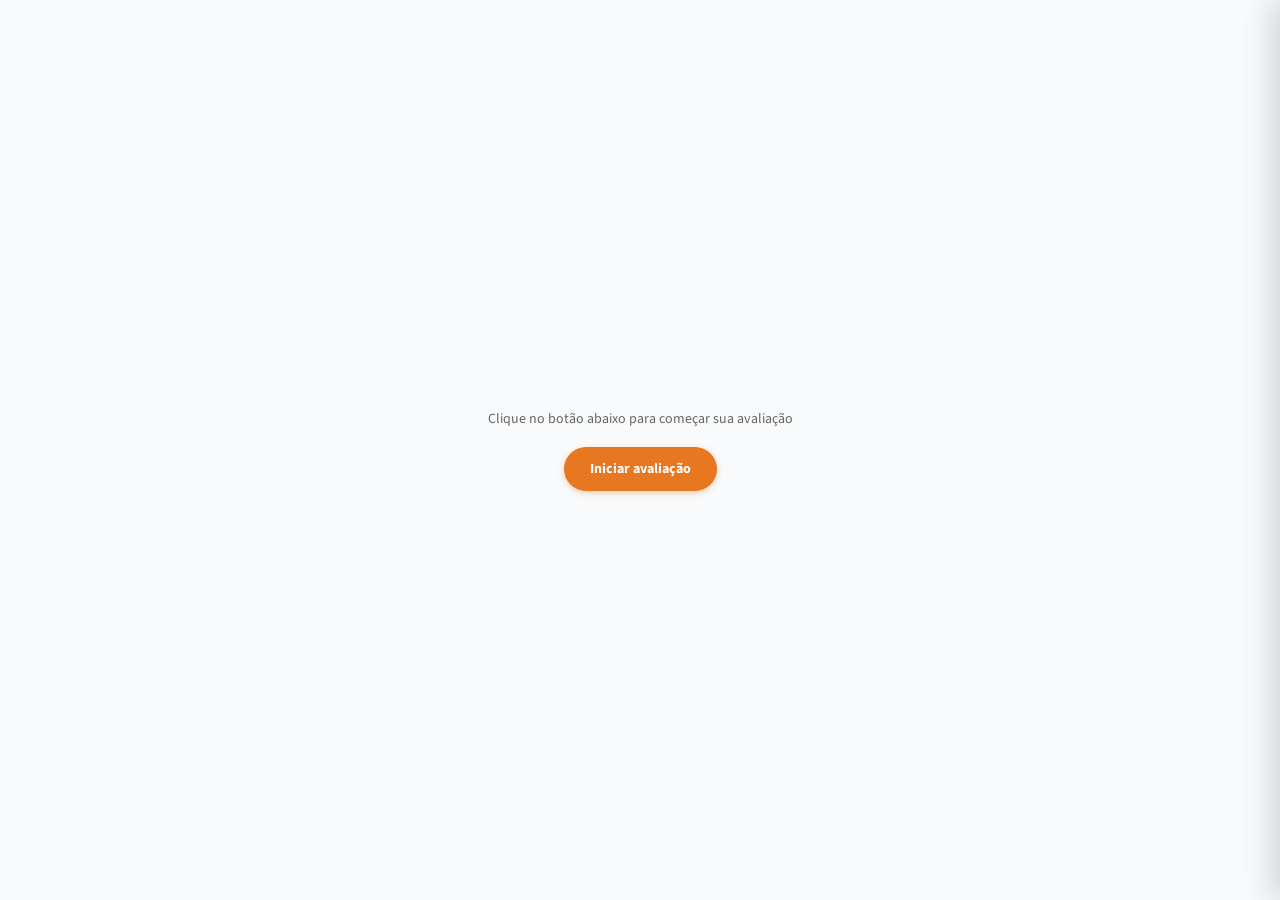
<file: avaliacao.html>
<!DOCTYPE html>
<html lang="pt-BR">
<head>
<meta charset="UTF-8">
<meta name="viewport" content="width=device-width, initial-scale=1">
<title>Avaliação</title>
<link rel="preconnect" href="https://fonts.googleapis.com">
<link rel="preconnect" href="https://fonts.gstatic.com" crossorigin>
<link href="https://fonts.googleapis.com/css2?family=Source+Sans+3:wght@400;500;600;700&display=swap" rel="stylesheet">
<link rel="stylesheet" href="assets/lector-icons/css/lector-icons.css">
<style>
  :root{
    --orange:#E87722; --orange-dark:#C4611A; --orange-light:#ff8033; --orange-subtle:#FDF0E6;
    --navy:#1C4B82; --navy-light:#E4EBF5;
    --green:#3D8A52; --green-light:#EAF6EE;
    --warn:#B45309; --warn-light:#FEF8EC;
    --n0:#fff; --n50:#F9FAFB; --n100:#F5F5F5; --n200:#EBEBEB; --n300:#E0E0E0; --n400:#CCC;
    --ink:#1A1A1A; --muted:#666; --sub:#999;
    --sans:'Source Sans 3','Segoe UI',system-ui,sans-serif;
  }
  *{box-sizing:border-box;}
  [hidden]{display:none!important;}
  html,body{height:100%;}
  body{margin:0;font-family:var(--sans);color:var(--ink);background:var(--n50);display:flex;flex-direction:column;}
  button{font-family:inherit;}

  .reader-top{height:50px;flex:none;background:#fff;border-bottom:1px solid var(--n300);display:flex;align-items:center;padding:0 0 0 14px;}
  .reader-back{height:34px;border:0;border-radius:18px;background:var(--orange-light);color:#fff;font-size:13px;font-weight:700;padding:0 17px 0 13px;display:inline-flex;align-items:center;gap:8px;cursor:pointer;box-shadow:0 2px 5px rgba(232,119,34,.24);}
  .reader-back:hover{background:var(--orange-dark);}
  .reader-back .ui-icon{font-size:17px;}
  .ui-icon{display:inline-flex;align-items:center;justify-content:center;line-height:1;flex:none;}
  .ui-icon:before{width:auto;margin:0;}

  /* ── tela inicial ── */
  .avaliacao-stage{flex:1;display:flex;align-items:center;justify-content:center;padding:24px;}
  .avaliacao-card{text-align:center;max-width:420px;}
  .avaliacao-hint{margin:0 0 18px;font-size:14px;color:var(--muted);}
  .avaliacao-start{height:44px;border:0;border-radius:22px;background:var(--orange);color:#fff;font-size:14px;font-weight:700;padding:0 26px;cursor:pointer;box-shadow:0 2px 6px rgba(232,119,34,.32);transition:.12s;}
  .avaliacao-start:hover{background:var(--orange-dark);}

  /* ── shell do questionário ── */
  .quiz{flex:1;min-height:0;display:flex;flex-direction:column;overflow-y:auto;}
  .quiz-top{position:sticky;top:0;z-index:30;flex:none;height:56px;display:flex;align-items:center;justify-content:space-between;gap:12px;padding:0 16px;background:rgba(249,250,251,.9);backdrop-filter:blur(12px);border-bottom:1px solid rgba(0,0,0,.05);}
  .quiz-menu{display:flex;align-items:center;justify-content:center;width:38px;height:38px;border:0;border-radius:50%;background:transparent;color:var(--navy);font-size:18px;cursor:pointer;transition:.12s;}
  .quiz-menu:hover{background:rgba(0,0,0,.05);}
  .quiz-timer{display:inline-flex;align-items:center;gap:7px;height:32px;padding:0 13px;border-radius:16px;background:var(--navy-light);color:var(--navy);font-size:13px;font-weight:700;font-variant-numeric:tabular-nums;}
  .quiz-timer .ui-icon{font-size:13px;color:var(--orange);}

  /* ── trilho de etapa (compacto) ── */
  .stage-rail{position:sticky;top:56px;z-index:20;width:100%;display:block;text-align:left;padding:12px 16px;border:0;border-bottom:1px solid rgba(0,0,0,.05);background:rgba(249,250,251,.92);backdrop-filter:blur(12px);cursor:pointer;transition:background .12s;}
  .stage-rail:hover{background:rgba(0,0,0,.02);}
  .rail-head{display:flex;align-items:flex-end;justify-content:space-between;gap:12px;}
  .rail-eyebrow{margin:0;font-size:10px;font-weight:700;letter-spacing:.08em;text-transform:uppercase;color:var(--muted);}
  .rail-dim{margin:2px 0 0;font-size:14px;font-weight:600;color:var(--navy);white-space:nowrap;overflow:hidden;text-overflow:ellipsis;}
  .rail-chip{flex:none;display:inline-flex;align-items:center;gap:6px;padding:4px 8px 4px 10px;border-radius:999px;background:var(--orange-subtle);color:var(--orange);font-size:12px;font-weight:700;}
  .rail-chip .ui-icon{font-size:9px;}
  .rail-bars{display:flex;gap:3px;margin-top:10px;}
  .rail-bars span{position:relative;height:6px;border-radius:999px;background:var(--n200);overflow:hidden;}
  .rail-bars span i{position:absolute;inset:0 auto 0 0;border-radius:999px;background:var(--orange);transition:width .5s ease;}

  /* ── grid principal ── */
  .quiz-grid{width:100%;max-width:1440px;margin:0 auto;padding:18px 16px 40px;display:grid;grid-template-columns:1fr;gap:32px;}
  .quiz-main{display:flex;flex-direction:column;min-width:0;}
  .q-head{display:flex;align-items:baseline;gap:12px;}
  .q-num{font-size:44px;font-weight:700;line-height:1;color:var(--orange);}
  .q-text{margin:0;font-size:20px;font-weight:600;line-height:1.35;color:var(--navy);}
  .q-options{margin-top:22px;border-top:1px solid var(--n300);display:flex;flex-direction:column;}
  .q-opt{display:flex;align-items:center;gap:14px;width:100%;min-height:52px;padding:10px 12px;border:0;border-bottom:1px solid var(--n300);background:transparent;text-align:left;cursor:pointer;transition:background .3s ease,box-shadow .3s ease,border-color .3s ease;}
  .q-opt:hover{background:rgba(28,75,130,.04);}
  .q-opt .dot{flex:none;width:22px;height:22px;border-radius:50%;border:1px solid var(--n400);background:#fff;display:flex;align-items:center;justify-content:center;transition:border-color .3s ease;}
  .q-opt:hover .dot{border-color:rgba(28,75,130,.45);}
  .q-opt .dot i{width:11px;height:11px;border-radius:50%;background:var(--navy);transform:scale(0);transition:transform .25s ease;}
  .q-opt .txt{font-size:15px;color:#333;transition:color .3s ease;}
  .q-opt.sel{background:var(--navy-light);border-bottom-color:rgba(28,75,130,.22);box-shadow:inset 0 4px 10px -4px rgba(0,0,0,.05);}
  .q-opt.sel .dot{border-color:var(--navy);box-shadow:0 1px 2px rgba(0,0,0,.08);}
  .q-opt.sel .dot i{transform:scale(1);}
  .q-opt.sel .txt{color:var(--navy);font-weight:600;}

  /* Todos os tipos de questão compartilham o mesmo ritmo de linha: mesma altura,
     mesma borda inferior e o mesmo azul de seleção. O que muda é só o controle. */
  .q-kind{display:block;margin:0 0 10px;font-size:10px;font-weight:700;letter-spacing:.09em;text-transform:uppercase;color:var(--muted);}

  /* múltipla escolha — caixa quadrada */
  .q-opt .box{flex:none;width:22px;height:22px;border-radius:6px;border:1px solid var(--n400);background:#fff;display:flex;align-items:center;justify-content:center;transition:border-color .3s ease,background .3s ease;}
  .q-opt:hover .box{border-color:rgba(28,75,130,.45);}
  .q-opt .box i{width:11px;height:11px;border-radius:2px;background:var(--navy);transform:scale(0);transition:transform .25s ease;}
  .q-opt.sel .box{border-color:var(--navy);}
  .q-opt.sel .box i{transform:scale(1);}

  /* verdadeiro ou falso */
  .vf{margin-top:22px;border-top:1px solid var(--n300);}
  .vf-head{display:grid;grid-template-columns:1fr 52px 52px;align-items:center;gap:8px;padding:8px 12px;border-bottom:1px solid var(--n300);}
  .vf-head span{font-size:10px;font-weight:700;letter-spacing:.08em;text-transform:uppercase;color:var(--muted);text-align:center;}
  .vf-head span:first-child{text-align:left;}
  .vf-row{display:grid;grid-template-columns:1fr 52px 52px;align-items:center;gap:8px;min-height:52px;padding:10px 12px;border-bottom:1px solid var(--n300);}
  .vf-row .stm{font-size:15px;color:#333;}
  .vf-btn{justify-self:center;width:26px;height:26px;padding:0;border:1px solid var(--n400);border-radius:50%;background:#fff;cursor:pointer;display:flex;align-items:center;justify-content:center;transition:border-color .2s,background .2s;}
  .vf-btn:hover{border-color:rgba(28,75,130,.45);}
  .vf-btn i{width:12px;height:12px;border-radius:50%;background:var(--navy);transform:scale(0);transition:transform .2s ease;}
  .vf-btn.on{border-color:var(--navy);}
  .vf-btn.on i{transform:scale(1);}

  /* associativa */
  .assoc{margin-top:22px;border-top:1px solid var(--n300);}
  .assoc-head{display:grid;grid-template-columns:1fr 150px;gap:14px;padding:8px 12px;border-bottom:1px solid var(--n300);}
  .assoc-head span{font-size:10px;font-weight:700;letter-spacing:.08em;text-transform:uppercase;color:var(--muted);}
  .assoc-row{display:grid;grid-template-columns:1fr 150px;align-items:center;gap:14px;min-height:56px;padding:10px 12px;border-bottom:1px solid var(--n300);}
  .assoc-row .stm{font-size:15px;color:#333;}
  .sel-wrap{position:relative;}
  .sel-wrap:after{content:"";position:absolute;right:13px;top:50%;width:7px;height:7px;margin-top:-5px;border-right:2px solid var(--muted);border-bottom:2px solid var(--muted);transform:rotate(45deg);pointer-events:none;}
  .assoc-row select{appearance:none;-webkit-appearance:none;width:100%;height:40px;padding:0 32px 0 12px;border:1px solid var(--n400);border-radius:8px;background:#fff;font-family:inherit;font-size:14px;color:#333;cursor:pointer;transition:border-color .2s;}
  .assoc-row select:hover{border-color:rgba(28,75,130,.45);}
  .assoc-row select:focus-visible{outline:2px solid var(--navy);outline-offset:1px;}
  .assoc-row.done select{border-color:var(--navy);background:var(--navy-light);color:var(--navy);font-weight:600;}

  /* completar lacuna */
  .lacuna{margin-top:26px;font-size:17px;line-height:2.2;color:#333;}
  .lacuna input{width:190px;height:38px;padding:0 12px;margin:0 4px;border:0;border-bottom:2px solid var(--n400);background:var(--n100);border-radius:6px 6px 0 0;font-family:inherit;font-size:16px;color:var(--navy);font-weight:600;transition:border-color .2s,background .2s;}
  .lacuna input::placeholder{color:var(--sub);font-weight:400;}
  .lacuna input:focus{outline:none;border-bottom-color:var(--orange);background:#fff;}
  .lacuna input.done{border-bottom-color:var(--navy);background:var(--navy-light);}

  .q-foot{margin-top:16px;display:flex;flex-direction:column;gap:26px;}
  .q-hint{margin:0;min-height:20px;font-size:14px;color:var(--muted);}
  .q-nav{display:flex;align-items:center;justify-content:space-between;}
  .q-nav-btn{width:48px;height:48px;border:0;border-radius:50%;display:inline-flex;align-items:center;justify-content:center;color:#fff;font-size:17px;cursor:pointer;box-shadow:0 4px 10px rgba(0,0,0,.14);transition:.12s;}
  .q-nav-btn.prev{background:var(--orange-light);}
  .q-nav-btn.next{background:var(--orange);}
  .q-nav-btn:hover:not(:disabled){background:var(--orange-dark);}
  .q-nav-btn:disabled{opacity:.3;cursor:not-allowed;box-shadow:none;}
  .q-nav-btn.ghost{visibility:hidden;}

  /* ── painel lateral ── */
  .quiz-aside{display:none;}
  .aside-card{position:sticky;top:80px;border:1px solid rgba(0,0,0,.05);border-radius:16px;background:#fff;padding:20px;box-shadow:0 20px 40px -15px rgba(0,0,0,.06);}
  .panel-prog-head{display:flex;align-items:center;justify-content:space-between;margin-bottom:8px;}
  .panel-prog-head b{font-size:13px;font-weight:700;color:var(--navy);}
  .panel-prog-head span{font-size:13px;font-weight:500;color:var(--muted);}
  .panel-bar{height:5px;border-radius:999px;background:var(--n200);overflow:hidden;}
  .panel-bar i{display:block;height:100%;border-radius:999px;background:var(--orange);transition:width .5s ease;}
  .panel-q-head{display:flex;align-items:center;justify-content:space-between;margin:22px 0 12px;}
  .panel-q-head h3{margin:0;font-size:15px;font-weight:600;color:var(--navy);}
  .panel-q-head span{font-size:13px;color:var(--muted);}
  .panel-grid{display:grid;grid-template-columns:repeat(5,1fr);gap:8px;}
  .panel-sq{position:relative;aspect-ratio:1;border-radius:7px;border:1px solid var(--n300);background:#fff;color:var(--muted);font-size:13px;font-weight:600;display:flex;align-items:center;justify-content:center;cursor:pointer;transition:.12s;}
  .panel-sq:hover{border-color:var(--sub);}
  .panel-sq.done{background:var(--navy);border-color:var(--navy);color:#fff;}
  .panel-sq.done:after{content:"";position:absolute;top:4px;right:4px;width:4px;height:4px;border-radius:50%;background:rgba(255,255,255,.7);}
  .panel-sq.cur{border:2px solid var(--orange);background:var(--orange-subtle);color:var(--orange);}
  .panel-sq.cur .ui-icon{font-size:12px;}
  .panel-legend{margin-top:26px;display:flex;flex-direction:column;gap:13px;font-size:13px;color:var(--muted);}
  .panel-legend div{display:flex;align-items:center;gap:11px;}
  .legend-box{flex:none;width:23px;height:23px;border-radius:6px;display:flex;align-items:center;justify-content:center;}
  .legend-box.cur{border:2px solid var(--orange);background:var(--orange-subtle);color:var(--orange);font-size:11px;}
  .legend-box.done{background:var(--navy);}
  .legend-box.todo{border:1px solid var(--n300);background:#fff;}

  /* ── setas fixas (desktop) ── */
  .fab{display:none;position:fixed;top:50%;transform:translateY(-50%);z-index:50;width:60px;height:60px;border:0;border-radius:50%;color:#fff;font-size:22px;align-items:center;justify-content:center;cursor:pointer;box-shadow:0 16px 30px -8px rgba(0,0,0,.32);transition:transform .15s,background .15s,opacity .15s;}
  .fab.prev{left:24px;background:var(--orange-light);}
  .fab.next{right:24px;background:var(--orange);}
  .fab:hover:not(:disabled){background:var(--orange-dark);transform:translateY(-50%) scale(1.08);}
  .fab:active:not(:disabled){transform:translateY(-50%) scale(.95);}
  .fab:disabled{opacity:.3;cursor:not-allowed;box-shadow:none;}
  /* Embutida como conteúdo do treinamento: quem navega são as setas do próprio
     treinamento, então a avaliação não desenha um segundo par de botões. */
  body.nav-externa .fab,body.nav-externa .q-nav{display:none!important;}

  /* ── gaveta (compacto) ── */
  .sheet-backdrop{position:fixed;inset:0;z-index:60;background:rgba(0,0,0,.4);opacity:0;pointer-events:none;transition:opacity .2s;}
  body.sheet-open .sheet-backdrop{opacity:1;pointer-events:auto;}
  .sheet{position:fixed;top:0;right:0;bottom:0;z-index:61;width:min(320px,86vw);background:#fff;box-shadow:-8px 0 30px rgba(0,0,0,.16);transform:translateX(100%);transition:transform .24s ease;display:flex;flex-direction:column;}
  body.sheet-open .sheet{transform:none;}
  .sheet-head{flex:none;height:56px;display:flex;align-items:center;justify-content:space-between;padding:0 10px 0 18px;border-bottom:1px solid var(--n300);}
  .sheet-head h3{margin:0;font-size:15px;font-weight:600;color:var(--navy);}
  .sheet-close{width:36px;height:36px;border:0;border-radius:50%;background:transparent;color:var(--muted);font-size:15px;cursor:pointer;}
  .sheet-close:hover{background:var(--n100);}
  .sheet-body{flex:1;overflow-y:auto;padding:18px;}

  /* ── resultado ── */
  .result{flex:1;display:flex;align-items:center;justify-content:center;padding:24px;}
  .result-card{width:100%;max-width:420px;text-align:center;border:1px solid rgba(0,0,0,.05);border-radius:16px;background:#fff;padding:30px 26px;box-shadow:0 20px 40px -15px rgba(0,0,0,.08);}
  .result-ico{width:60px;height:60px;margin:0 auto 16px;border-radius:50%;display:flex;align-items:center;justify-content:center;font-size:27px;}
  .result-ico.ok{background:var(--green-light);color:var(--green);}
  .result-ico.no{background:var(--warn-light);color:var(--warn);}
  .result-card h2{margin:0 0 6px;font-size:21px;font-weight:700;color:var(--navy);}
  .result-sub{margin:0 0 20px;font-size:14px;color:var(--muted);}
  .result-score{font-size:44px;font-weight:700;line-height:1;color:var(--orange);}
  .result-score small{display:block;margin-top:6px;font-size:12px;font-weight:600;letter-spacing:.06em;text-transform:uppercase;color:var(--sub);}
  .result-actions{margin-top:24px;display:flex;gap:10px;justify-content:center;flex-wrap:wrap;}
  .btn-outline{height:40px;padding:0 20px;border:1px solid var(--n300);border-radius:20px;background:#fff;color:var(--ink);font-size:14px;font-weight:600;cursor:pointer;transition:.12s;}
  .btn-outline:hover{background:var(--n100);}

  @media (min-width:900px){
    .quiz-top{height:64px;padding:0 32px;}
    .quiz-menu{display:none;}
    .stage-rail{display:none;}
    .quiz-grid{grid-template-columns:minmax(0,1fr) 340px;gap:48px;padding:28px 32px 48px 32px;}
    .quiz-aside{display:block;}
    .q-num{font-size:58px;}
    .q-text{font-size:27px;line-height:1.3;}
    .q-options{margin-top:34px;}
    .q-opt{min-height:56px;gap:18px;}
    .q-opt .dot{width:24px;height:24px;}
    .q-opt .dot i{width:12px;height:12px;}
    .q-opt .txt{font-size:16px;}
    .vf-row .stm,.assoc-row .stm{font-size:16px;}
  }
  /* Só usa as setas fixas quando há largura para elas sem cobrir o conteúdo;
     abaixo disso, mantém os botões inline embaixo das alternativas. */
  @media (min-width:1181px){
    .quiz-grid{padding-left:104px;padding-right:104px;}
    .q-nav{display:none;}
    .fab{display:flex;}
  }
</style>
</head>
<body>


  <!-- ───────── TELA INICIAL ───────── -->
  <section class="avaliacao-stage" id="startStage" aria-label="Avaliação">
    <div class="avaliacao-card">
      <p class="avaliacao-hint">Clique no botão abaixo para começar sua avaliação</p>
      <button class="avaliacao-start" type="button" id="startBtn">Iniciar avaliação</button>
    </div>
  </section>

  <!-- ───────── QUESTIONÁRIO ───────── -->
  <div class="quiz" id="quiz" hidden>
    <header class="quiz-top">
      <button class="quiz-menu" type="button" id="openSheet" aria-label="Abrir etapas do questionário">
        <i class="ui-icon icon-menu-burger" aria-hidden="true"></i>
      </button>
      <div class="quiz-timer"><i class="ui-icon icon-clock" aria-hidden="true"></i><span id="timer">00:00</span></div>
    </header>

    <button class="stage-rail" type="button" id="stageRail">
      <div class="rail-head">
        <div style="min-width:0">
          <p class="rail-eyebrow" id="railEtapa">Etapa 1 de 4</p>
          <p class="rail-dim" id="railDim">—</p>
        </div>
        <span class="rail-chip"><span id="railCount">1/5</span><i class="ui-icon icon-right-open" aria-hidden="true"></i></span>
      </div>
      <div class="rail-bars" id="railBars"></div>
    </button>

    <div class="quiz-grid">
      <main class="quiz-main">
        <div class="q-head">
          <span class="q-num" id="qNum">1.</span>
          <h1 class="q-text" id="qText">—</h1>
        </div>
        <div class="q-options" id="qOptions"></div>
        <div class="q-foot">
          <p class="q-hint" id="qHint">Selecione uma alternativa para continuar</p>
          <div class="q-nav">
            <button class="q-nav-btn prev" type="button" id="navPrev" aria-label="Questão anterior">
              <i class="ui-icon icon-left-open" aria-hidden="true"></i>
            </button>
            <button class="q-nav-btn next" type="button" id="navNext" aria-label="Próxima questão">
              <i class="ui-icon icon-right-open" aria-hidden="true"></i>
            </button>
          </div>
        </div>
      </main>

      <aside class="quiz-aside">
        <div class="aside-card" id="panelDesktop"></div>
      </aside>
    </div>

    <button class="fab prev" type="button" id="fabPrev" aria-label="Questão anterior">
      <i class="ui-icon icon-left-open" aria-hidden="true"></i>
    </button>
    <button class="fab next" type="button" id="fabNext" aria-label="Próxima questão">
      <i class="ui-icon icon-right-open" aria-hidden="true"></i>
    </button>
  </div>

  <!-- ───────── RESULTADO ───────── -->
  <section class="result" id="resultStage" hidden>
    <div class="result-card">
      <div class="result-ico" id="resultIco"><i class="ui-icon icon-award" aria-hidden="true"></i></div>
      <h2 id="resultTitle">Avaliação concluída</h2>
      <p class="result-sub" id="resultSub">Confira o seu aproveitamento abaixo.</p>
      <div class="result-score"><span id="resultPct">0%</span><small>Aproveitamento</small></div>
      <div class="result-actions">
        <button class="btn-outline" type="button" id="redoBtn">Responder novamente</button>
      </div>
    </div>
  </section>

  <!-- ───────── GAVETA (compacto) ───────── -->
  <div class="sheet-backdrop" id="sheetBackdrop"></div>
  <aside class="sheet" id="sheet" aria-label="Etapas do questionário">
    <div class="sheet-head">
      <h3>Etapas do questionário</h3>
      <button class="sheet-close" type="button" id="closeSheet" aria-label="Fechar">
        <i class="ui-icon icon-close" aria-hidden="true"></i>
      </button>
    </div>
    <div class="sheet-body" id="panelMobile"></div>
  </aside>



<script>
(function(){
  'use strict';

  // ── banco de questões — uma de cada tipo ──
  const QUESTIONS = [
    {
      type:'unica',
      dimension:'Atendimento',
      text:'Ao receber um novo chamado no Suporte Lector, qual é o primeiro passo?',
      options:[
        'Encaminhar direto para o time de desenvolvimento',
        'Registrar o chamado e confirmar o entendimento com o cliente',
        'Aguardar o cliente enviar mais informações por conta própria',
        'Encerrar o chamado se o problema parecer simples'
      ],
      correct:1
    },
    {
      type:'multipla',
      dimension:'Registro',
      text:'O que deve constar no registro de um chamado?',
      options:[
        'Descrição do problema relatado',
        'Passos para reproduzir a ocorrência',
        'Evidências como print ou vídeo',
        'A opinião do atendente sobre o cliente'
      ],
      correct:[0,1,2]
    },
    {
      type:'vf',
      dimension:'Escalonamento',
      text:'Classifique cada afirmação sobre escalonamento de chamados.',
      rows:[
        {text:'Chamados que excedem o prazo do primeiro nível devem ser escalonados.', correct:true},
        {text:'O escalonamento dispensa o registro do que já foi tentado.', correct:false},
        {text:'O cliente deve ser avisado quando o chamado muda de nível.', correct:true},
        {text:'Só se escalona um chamado no fim do expediente.', correct:false}
      ]
    },
    {
      type:'associativa',
      dimension:'Prioridade',
      text:'Relacione cada situação ao nível de prioridade correspondente.',
      choices:['Crítica','Alta','Média','Baixa'],
      rows:[
        {text:'Sistema fora do ar para todos os usuários', correct:'Crítica'},
        {text:'Falha em um módulo usado por uma equipe', correct:'Alta'},
        {text:'Erro visual que não impede o uso', correct:'Média'},
        {text:'Sugestão de melhoria para uma tela', correct:'Baixa'}
      ]
    },
    {
      type:'lacuna',
      dimension:'Comunicação',
      text:'Complete a frase sobre comunicação de prazos.',
      before:'Quando o prazo previsto não puder ser cumprido, o atendente informa o cliente de forma',
      after:', com novo prazo e justificativa.',
      placeholder:'digite aqui',
      accepts:['proativa','proativo','pro-ativa','pró-ativa','proatica']
    }
  ];

  const TOTAL = QUESTIONS.length;

  // agrupa questões consecutivas da mesma dimensão (etapas)
  const GROUPS = QUESTIONS.reduce(function(acc, q, i){
    const last = acc[acc.length - 1];
    if(last && last.dimension === q.dimension) last.length += 1;
    else acc.push({dimension:q.dimension, start:i, length:1});
    return acc;
  }, []);

  const answers = {};   // { indice: opcaoEscolhida }
  let current = 0;
  let timerId = null, elapsed = 0;

  const $ = function(id){ return document.getElementById(id); };
  const startStage = $('startStage'), quiz = $('quiz'), resultStage = $('resultStage');
  const qNum = $('qNum'), qText = $('qText'), qKind = $('qKind'), qOptions = $('qOptions'), qHint = $('qHint');
  const navPrev = $('navPrev'), navNext = $('navNext');
  const fabPrev = $('fabPrev'), fabNext = $('fabNext');
  const railEtapa = $('railEtapa'), railDim = $('railDim'), railCount = $('railCount'), railBars = $('railBars');
  const panelDesktop = $('panelDesktop'), panelMobile = $('panelMobile');

  function answeredCount(){ return Object.keys(answers).length; }
  function progressPct(){ return Math.round(answeredCount() / TOTAL * 100); }
  const esc = function(t){ return String(t).replace(/&/g,'&amp;').replace(/</g,'&lt;').replace(/>/g,'&gt;').replace(/"/g,'&quot;'); };

  // Cada tipo tem a sua própria ideia do que é "respondida": a múltipla precisa de
  // ao menos uma marcação, V/F e associativa precisam de todas as linhas.
  function isAnswered(i){
    const q = QUESTIONS[i], a = answers[i];
    if(a === undefined) return false;
    switch(q.type){
      case 'multipla':    return Array.isArray(a) && a.length > 0;
      case 'vf':          return Array.isArray(a) && a.length === q.rows.length && a.every(function(v){ return v === true || v === false; });
      case 'associativa': return Array.isArray(a) && a.length === q.rows.length && a.every(function(v){ return !!v; });
      case 'lacuna':      return typeof a === 'string' && a.trim() !== '';
      default:            return a !== undefined && a !== null;
    }
  }

  function isCorrect(i){
    const q = QUESTIONS[i], a = answers[i];
    if(!isAnswered(i)) return false;
    switch(q.type){
      case 'multipla': {
        const esperado = q.correct.slice().sort().join(',');
        return a.slice().sort().join(',') === esperado;
      }
      case 'vf':          return q.rows.every(function(r, k){ return a[k] === r.correct; });
      case 'associativa': return q.rows.every(function(r, k){ return a[k] === r.correct; });
      case 'lacuna': {
        const norm = a.trim().toLowerCase().normalize('NFD').replace(/[\u0300-\u036f]/g,'');
        return q.accepts.some(function(ok){
          return ok.toLowerCase().normalize('NFD').replace(/[\u0300-\u036f]/g,'') === norm;
        });
      }
      default: return a === q.correct;
    }
  }

  const KIND_LABEL = {
    unica:'Escolha única', multipla:'Múltipla escolha', vf:'Verdadeiro ou falso',
    associativa:'Questão associativa', lacuna:'Completar lacuna'
  };
  const KIND_HINT = {
    unica:'Selecione uma alternativa para continuar',
    multipla:'Selecione todas as alternativas corretas',
    vf:'Marque V ou F em cada afirmação',
    associativa:'Escolha a prioridade de cada situação',
    lacuna:'Preencha a lacuna para continuar'
  };

  // ── cronômetro ──
  function fmt(s){
    const m = Math.floor(s / 60), r = s % 60;
    return String(m).padStart(2,'0') + ':' + String(r).padStart(2,'0');
  }
  function startTimer(){
    stopTimer();
    timerId = setInterval(function(){ elapsed += 1; $('timer').textContent = fmt(elapsed); }, 1000);
  }
  function stopTimer(){ if(timerId){ clearInterval(timerId); timerId = null; } }

  // ── painel de questões (usado no desktop e na gaveta) ──
  function panelHTML(){
    let sq = '';
    for(let i = 0; i < TOTAL; i++){
      const cls = i === current ? 'cur' : (isAnswered(i) ? 'done' : '');
      const inner = i === current ? '<i class="ui-icon icon-checked" aria-hidden="true"></i>' : (i + 1);
      sq += '<button class="panel-sq ' + cls + '" type="button" data-goto="' + i + '"' +
            ' aria-label="Questão ' + (i + 1) + (isAnswered(i) ? ' — respondida' : '') + '">' + inner + '</button>';
    }
    return '' +
      '<div class="panel-prog-head"><span>Progresso</span><b>' + progressPct() + '%</b></div>' +
      '<div class="panel-bar"><i style="width:' + progressPct() + '%"></i></div>' +
      '<div class="panel-q-head"><h3>Questões</h3><span>' + answeredCount() + '/' + TOTAL + '</span></div>' +
      '<div class="panel-grid">' + sq + '</div>' +
      '<div class="panel-legend">' +
        '<div><span class="legend-box cur"><i class="ui-icon icon-checked" aria-hidden="true"></i></span>Questão atual</div>' +
        '<div><span class="legend-box done"></span>Respondida</div>' +
        '<div><span class="legend-box todo"></span>Não respondida</div>' +
      '</div>';
  }

  function renderPanels(){
    const html = panelHTML();
    panelDesktop.innerHTML = html;
    panelMobile.innerHTML = html;
  }

  // ── trilho de etapas ──
  function renderRail(){
    const gi = GROUPS.findIndex(function(g){ return current >= g.start && current < g.start + g.length; });
    const g = GROUPS[gi];
    railEtapa.textContent = 'Etapa ' + (gi + 1) + ' de ' + GROUPS.length;
    railDim.textContent = g.dimension;
    railCount.textContent = (current + 1) + '/' + TOTAL;
    railBars.innerHTML = GROUPS.map(function(grp, i){
      let fill;
      if(i < gi) fill = 1;
      else if(i > gi) fill = 0;
      else {
        let done = 0;
        for(let k = 0; k < grp.length; k++) if(isAnswered(grp.start + k)) done++;
        fill = done / grp.length;
      }
      return '<span style="flex-grow:' + grp.length + '"><i style="width:' + (fill * 100) + '%"></i></span>';
    }).join('');
  }

  // ── questão atual ──
  // ── renderização por tipo ──
  function renderTipo(q, a){
    if(q.type === 'unica' || q.type === 'multipla'){
      const marcados = q.type === 'multipla' ? (a || []) : null;
      return q.options.map(function(label, i){
        const on = q.type === 'multipla' ? marcados.indexOf(i) !== -1 : a === i;
        const ctrl = q.type === 'multipla' ? '<span class="box"><i></i></span>' : '<span class="dot"><i></i></span>';
        return '<button class="q-opt' + (on ? ' sel' : '') + '" type="button" data-opt="' + i + '"' +
               ' role="' + (q.type === 'multipla' ? 'checkbox' : 'radio') + '" aria-checked="' + on + '">' +
                 ctrl + '<span class="txt">' + esc(label) + '</span>' +
               '</button>';
      }).join('');
    }

    if(q.type === 'vf'){
      const val = a || [];
      return '<div class="vf">' +
        '<div class="vf-head"><span>Afirmação</span><span>V</span><span>F</span></div>' +
        q.rows.map(function(r, k){
          const btn = function(v, lbl){
            return '<button class="vf-btn' + (val[k] === v ? ' on' : '') + '" type="button"' +
                   ' data-vf="' + k + '" data-val="' + v + '" role="radio" aria-checked="' + (val[k] === v) + '"' +
                   ' aria-label="' + lbl + ': ' + esc(r.text) + '"><i></i></button>';
          };
          return '<div class="vf-row"><span class="stm">' + esc(r.text) + '</span>' +
                 btn(true,'Verdadeiro') + btn(false,'Falso') + '</div>';
        }).join('') +
      '</div>';
    }

    if(q.type === 'associativa'){
      const val = a || [];
      return '<div class="assoc">' +
        '<div class="assoc-head"><span>Situação</span><span>Prioridade</span></div>' +
        q.rows.map(function(r, k){
          const opts = ['<option value="">Selecione</option>'].concat(q.choices.map(function(c){
            return '<option value="' + esc(c) + '"' + (val[k] === c ? ' selected' : '') + '>' + esc(c) + '</option>';
          })).join('');
          return '<div class="assoc-row' + (val[k] ? ' done' : '') + '">' +
                   '<span class="stm">' + esc(r.text) + '</span>' +
                   '<span class="sel-wrap"><select data-assoc="' + k + '"' +
                     ' aria-label="Prioridade para: ' + esc(r.text) + '">' + opts + '</select></span>' +
                 '</div>';
        }).join('') +
      '</div>';
    }

    // lacuna
    const txt = typeof a === 'string' ? a : '';
    return '<p class="lacuna">' + esc(q.before) +
             ' <input type="text" id="lacunaInput" value="' + esc(txt) + '"' +
             ' class="' + (txt.trim() ? 'done' : '') + '"' +
             ' placeholder="' + esc(q.placeholder) + '" autocomplete="off"' +
             ' aria-label="Preencha a lacuna">' +
           esc(q.after) + '</p>';
  }

  function renderQuestion(){
    const q = QUESTIONS[current];
    qNum.textContent = (current + 1) + '.';
    if(qKind) qKind.textContent = KIND_LABEL[q.type];
    qText.textContent = q.text;

    qOptions.innerHTML = renderTipo(q, answers[current]);

    const answered = isAnswered(current);
    qHint.textContent = answered ? '' : KIND_HINT[q.type];

    const atStart = current === 0;
    navPrev.classList.toggle('ghost', atStart);
    fabPrev.style.display = '';
    if(atStart) fabPrev.style.visibility = 'hidden'; else fabPrev.style.visibility = '';
    navNext.disabled = !answered;
    fabNext.disabled = !answered;

    const isLast = current === TOTAL - 1;
    const lastLabel = isLast ? 'Finalizar avaliação' : 'Próxima questão';
    navNext.setAttribute('aria-label', lastLabel);
    fabNext.setAttribute('aria-label', lastLabel);

    renderRail();
    renderPanels();
    notifyParent();
  }

  function goTo(i){
    if(i < 0 || i >= TOTAL) return;
    current = i;
    renderQuestion();
    quiz.scrollTop = 0;
  }

  function advance(){
    if(!isAnswered(current)) return;
    if(current === TOTAL - 1) finish();
    else goTo(current + 1);
  }

  function finish(){
    stopTimer();
    let acertos = 0;
    for(let i = 0; i < TOTAL; i++) if(isCorrect(i)) acertos++;
    const pct = Math.round(acertos / TOTAL * 100);
    const aprovado = pct >= 60;

    $('resultPct').textContent = pct + '%';
    $('resultIco').className = 'result-ico ' + (aprovado ? 'ok' : 'no');
    $('resultTitle').textContent = aprovado ? 'Avaliação concluída' : 'Avaliação finalizada';
    $('resultSub').textContent = acertos + ' de ' + TOTAL + ' questões corretas · tempo ' + fmt(elapsed) +
      (aprovado ? ' · você foi aprovado.' : ' · aproveitamento abaixo do mínimo (60%).');

    quiz.hidden = true;
    resultStage.hidden = false;
    document.body.classList.remove('sheet-open');
    notifyParent();
  }

  // ── integração com o treinamento ──
  // Quando a avaliação é aberta como conteúdo dentro do treinamento (index.html),
  // as setas de anterior/próximo que já existem lá é que passam a navegar pelas
  // questões — por isso escondemos as setas próprias e expomos esta API.
  // Identificamos o contexto pelo iframe que hospeda esta página, e não por
  // funções do pai — trilha.html e index.html expõem nomes iguais.
  //   #inlineAvaliacaoFrame → conteúdo dentro do treinamento (usa as setas de lá)
  //   #trainingFrame        → overlay da trilha (usa as setas próprias)
  let hostFrameId = '';
  try{ hostFrameId = (window !== window.top && window.frameElement && window.frameElement.id) || ''; }
  catch(e){ hostFrameId = ''; }
  const embutida = hostFrameId === 'inlineAvaliacaoFrame';
  if(embutida) document.body.classList.add('nav-externa');

  function notifyParent(){
    if(!embutida) return;
    try{ if(typeof window.parent.syncQuizNav === 'function') window.parent.syncQuizNav(); }catch(e){}
  }

  window.quizNav = {
    isActive: function(){ return !quiz.hidden; },
    canPrev:  function(){ return current > 0; },
    canNext:  function(){ return isAnswered(current); },
    prev:     function(){ if(current > 0) goTo(current - 1); },
    next:     function(){ advance(); },
    nextLabel:function(){
      return current === TOTAL - 1 ? 'Concluir' : 'Questão ' + (current + 2) + ' de ' + TOTAL;
    },
    prevLabel:function(){ return current > 0 ? 'Questão ' + current + ' de ' + TOTAL : ''; }
  };

  // ── eventos ──
  $('startBtn').addEventListener('click', function(){
    startStage.hidden = true;
    resultStage.hidden = true;
    quiz.hidden = false;
    elapsed = 0;
    $('timer').textContent = '00:00';
    startTimer();
    renderQuestion();
  });

  qOptions.addEventListener('click', function(e){
    const q = QUESTIONS[current];

    const opt = e.target.closest('[data-opt]');
    if(opt){
      const i = Number(opt.dataset.opt);
      if(q.type === 'multipla'){
        const atual = answers[current] || [];
        const pos = atual.indexOf(i);
        answers[current] = pos === -1 ? atual.concat(i) : atual.filter(function(v){ return v !== i; });
      } else {
        answers[current] = i;
      }
      renderQuestion();
      return;
    }

    const vf = e.target.closest('[data-vf]');
    if(vf){
      const k = Number(vf.dataset.vf);
      const atual = (answers[current] || []).slice();
      atual[k] = vf.dataset.val === 'true';
      answers[current] = atual;
      renderQuestion();
    }
  });

  qOptions.addEventListener('change', function(e){
    const sel = e.target.closest('[data-assoc]');
    if(!sel) return;
    const k = Number(sel.dataset.assoc);
    const atual = (answers[current] || []).slice();
    atual[k] = sel.value;
    answers[current] = atual;
    renderQuestion();
  });

  // A lacuna atualiza a cada tecla, mas re-renderizar tiraria o foco do campo —
  // por isso guardamos o valor e só sincronizamos os controles ao redor.
  qOptions.addEventListener('input', function(e){
    if(e.target.id !== 'lacunaInput') return;
    answers[current] = e.target.value;
    e.target.classList.toggle('done', e.target.value.trim() !== '');
    const ok = isAnswered(current);
    qHint.textContent = ok ? '' : KIND_HINT[QUESTIONS[current].type];
    navNext.disabled = !ok;
    fabNext.disabled = !ok;
    renderRail();
    renderPanels();
    notifyParent();
  });

  qOptions.addEventListener('keydown', function(e){
    if(e.target.id === 'lacunaInput' && e.key === 'Enter'){ e.preventDefault(); advance(); }
  });

  navPrev.addEventListener('click', function(){ goTo(current - 1); });
  fabPrev.addEventListener('click', function(){ goTo(current - 1); });
  navNext.addEventListener('click', advance);
  fabNext.addEventListener('click', advance);

  function onPanelClick(e){
    const btn = e.target.closest('[data-goto]');
    if(!btn) return;
    goTo(Number(btn.dataset.goto));
    document.body.classList.remove('sheet-open');
  }
  panelDesktop.addEventListener('click', onPanelClick);
  panelMobile.addEventListener('click', onPanelClick);

  function openSheet(){ document.body.classList.add('sheet-open'); }
  function closeSheet(){ document.body.classList.remove('sheet-open'); }
  $('openSheet').addEventListener('click', openSheet);
  $('stageRail').addEventListener('click', openSheet);
  $('closeSheet').addEventListener('click', closeSheet);
  $('sheetBackdrop').addEventListener('click', closeSheet);

  $('redoBtn').addEventListener('click', function(){
    for(const k in answers) delete answers[k];
    current = 0;
    elapsed = 0;
    $('timer').textContent = '00:00';
    resultStage.hidden = true;
    quiz.hidden = false;
    startTimer();
    renderQuestion();
  });

  document.addEventListener('keydown', function(e){
    if(quiz.hidden) return;
    // Setas pertencem ao campo enquanto ele estiver em foco (digitar / abrir lista).
    const tag = e.target.tagName;
    if(tag === 'INPUT' || tag === 'SELECT' || tag === 'TEXTAREA'){
      if(e.key === 'Escape') closeSheet();
      return;
    }
    if(e.key === 'ArrowRight') advance();
    else if(e.key === 'ArrowLeft') goTo(current - 1);
    else if(e.key === 'Escape') closeSheet();
  });
})();
</script>
</body>
</html>
</file>
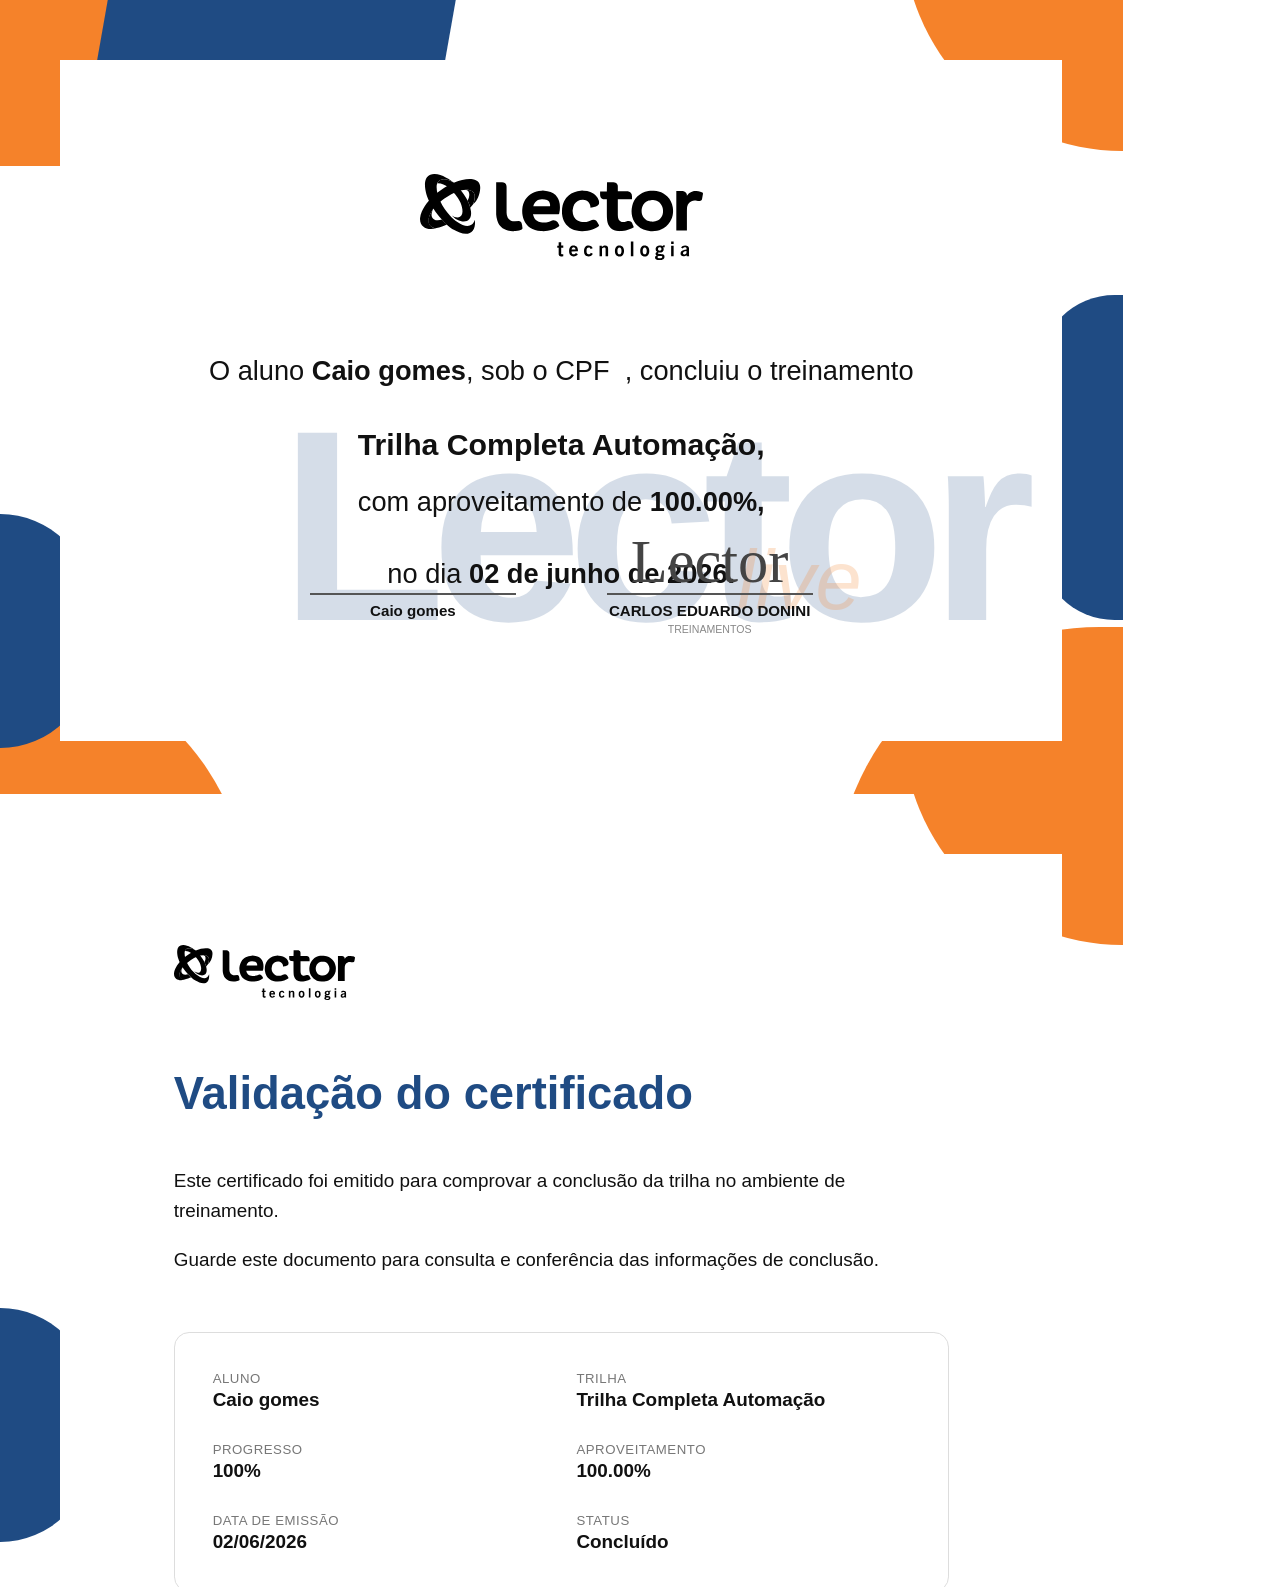
<file: certificado.html>
<!DOCTYPE html>
<html lang="pt-BR">
<head>
<meta charset="UTF-8">
<title>Certificado</title>
<style>
  @page{size:A4 landscape;margin:0;}
  *{box-sizing:border-box;}
  body{margin:0;font-family:Arial,Helvetica,sans-serif;color:#111;background:#fff;}
  .page{width:297mm;height:210mm;position:relative;overflow:hidden;background:#fff;page-break-after:always;}
  .page:last-child{page-break-after:auto;}
  .frame{position:absolute;inset:16mm 16mm 14mm;border:0;background:#fff;display:flex;flex-direction:column;align-items:center;text-align:center;}
  .orange{position:absolute;background:#F5822A;}
  .blue{position:absolute;background:#1F4B83;}
  .tl{left:-30mm;top:-34mm;width:120mm;height:78mm;border-radius:0 0 70mm 0;}
  .tr{right:-34mm;top:-18mm;width:92mm;height:58mm;border-radius:0 0 0 70mm;}
  .br{right:-28mm;bottom:-28mm;width:104mm;height:72mm;border-radius:70mm 0 0 0;}
  .bl{left:-34mm;bottom:-30mm;width:100mm;height:66mm;border-radius:0 70mm 0 0;}
  .blue.tl2{left:30mm;top:-34mm;width:92mm;height:52mm;transform:skewX(-10deg);}
  .blue.br2{right:-18mm;top:78mm;width:40mm;height:86mm;border-radius:20mm 0 0 20mm;}
  .blue.bl2{left:-18mm;bottom:12mm;width:42mm;height:62mm;border-radius:0 24mm 24mm 0;}
  .dot{position:absolute;width:2.2mm;height:2.2mm;border-radius:50%;background:#fff;}
  .mark{position:absolute;color:#1F4B83;font-weight:700;opacity:.9;}
  .line{position:absolute;width:28mm;height:1.2mm;background:#1F4B83;}
  .logo{width:75mm;margin-top:30mm;margin-bottom:20mm;}
  .watermark{position:absolute;left:58mm;top:82mm;font-size:72mm;font-weight:700;color:#1F4B83;opacity:.18;letter-spacing:-4mm;}
  .watermark-live{position:absolute;right:53mm;top:125mm;font-size:22mm;font-style:italic;color:#F5822A;opacity:.22;}
  .content{position:relative;z-index:2;font-size:7.2mm;line-height:1.5;width:210mm;margin-top:4mm;}
  .content strong{font-weight:700;}
  .course{font-size:8mm;font-weight:700;margin:8mm 0 4mm;}
  .signatures{position:absolute;left:66mm;right:66mm;bottom:28mm;display:flex;justify-content:space-between;gap:24mm;z-index:2;}
  .sig{width:70mm;text-align:center;font-size:4mm;font-weight:700;}
  .sig .scribble{height:15mm;font-family:"Segoe Script","Brush Script MT",cursive;font-size:16mm;font-weight:400;color:#444;line-height:14mm;}
  .sig .bar{height:.4mm;background:#555;margin-bottom:2mm;}
  .sig small{display:block;font-size:2.8mm;font-weight:400;color:#888;margin-top:1mm;}
  .page2 .frame{align-items:flex-start;text-align:left;padding:24mm 30mm;}
  .page2 h1{font-size:12mm;color:#1F4B83;margin:0 0 12mm;}
  .page2 p{font-size:5mm;line-height:1.6;margin:0 0 5mm;}
  .box{margin-top:10mm;border:1px solid #ddd;border-radius:4mm;padding:10mm;width:100%;display:grid;grid-template-columns:1fr 1fr;gap:8mm;}
  .field span{display:block;font-size:3.5mm;color:#777;text-transform:uppercase;letter-spacing:.04em;margin-bottom:1mm;}
  .field b{font-size:5mm;}
</style>
</head>
<body>
  <section class="page">
    <div class="orange tl"></div><div class="orange tr"></div><div class="orange br"></div><div class="orange bl"></div>
    <div class="blue tl2"></div><div class="blue br2"></div><div class="blue bl2"></div>
    <span class="dot" style="left:128mm;top:28mm"></span><span class="dot" style="left:139mm;top:27mm"></span><span class="dot" style="left:150mm;top:25mm"></span>
    <span class="dot" style="right:36mm;top:100mm"></span><span class="dot" style="right:34mm;top:114mm"></span><span class="dot" style="right:31mm;top:126mm"></span>
    <span class="line" style="right:18mm;top:28mm"></span><span class="line" style="right:26mm;top:38mm"></span>
    <span class="line" style="left:18mm;top:86mm"></span><span class="line" style="right:18mm;bottom:24mm"></span><span class="line" style="right:26mm;bottom:34mm"></span>
    <div class="frame">
      <img class="logo" src="assets/logo-lector.svg" alt="Lector tecnologia">
      <div class="watermark">Lector</div>
      <div class="watermark-live">live</div>
      <div class="content">
        <div>O aluno <strong>Caio gomes</strong>, sob o CPF&nbsp;&nbsp;, concluiu o treinamento</div>
        <div class="course">Trilha Completa Automação,</div>
        <div>com aproveitamento de <strong>100.00%,</strong></div>
        <div style="margin-top:8mm;">no dia <strong>02 de junho de 2026.</strong></div>
      </div>
      <div class="signatures">
        <div class="sig">
          <div class="scribble"></div>
          <div class="bar"></div>
          <strong>Caio gomes</strong>
        </div>
        <div class="sig">
          <div class="scribble">Lector</div>
          <div class="bar"></div>
          <strong>CARLOS EDUARDO DONINI</strong>
          <small>TREINAMENTOS</small>
        </div>
      </div>
    </div>
  </section>
  <section class="page page2">
    <div class="orange tr"></div><div class="blue bl2"></div>
    <div class="frame">
      <img src="assets/logo-lector.svg" alt="Lector tecnologia" style="width:48mm;margin-bottom:18mm;">
      <h1>Validação do certificado</h1>
      <p>Este certificado foi emitido para comprovar a conclusão da trilha no ambiente de treinamento.</p>
      <p>Guarde este documento para consulta e conferência das informações de conclusão.</p>
      <div class="box">
        <div class="field"><span>Aluno</span><b>Caio gomes</b></div>
        <div class="field"><span>Trilha</span><b>Trilha Completa Automação</b></div>
        <div class="field"><span>Progresso</span><b>100%</b></div>
        <div class="field"><span>Aproveitamento</span><b>100.00%</b></div>
        <div class="field"><span>Data de emissão</span><b>02/06/2026</b></div>
        <div class="field"><span>Status</span><b>Concluído</b></div>
      </div>
    </div>
  </section>
</body>
</html>
</file>
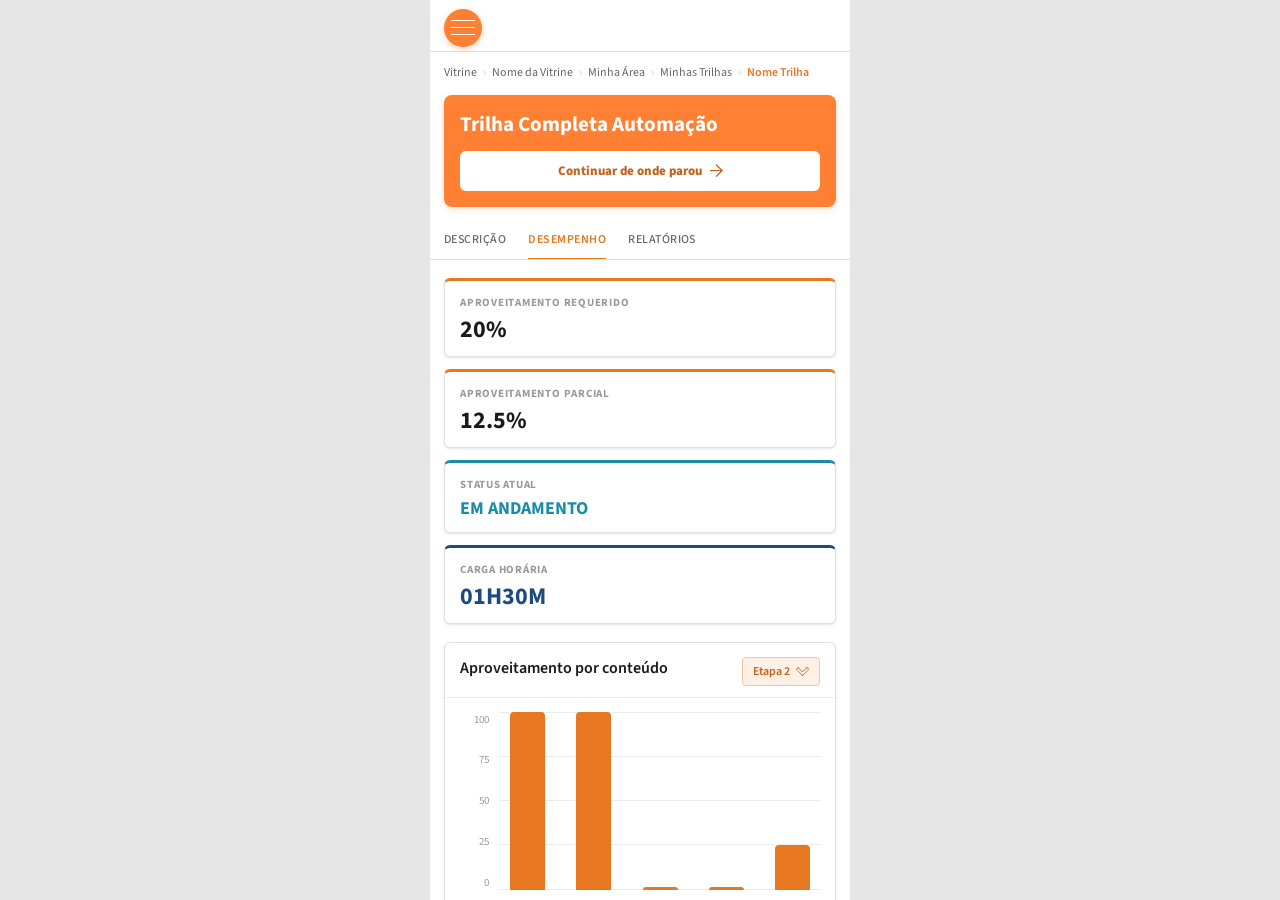
<file: Trilha Conteudo (Dir A).html>
<!DOCTYPE html>
<html lang="pt-BR">
<head>
<script>
(function(){
  var MOBILE_W = 420;
  if (window.top === window.self && window.innerWidth > MOBILE_W && new URLSearchParams(location.search).get('mv') !== '1') {
    document.write('<style id="mv-hide">html{visibility:hidden!important;}</style>');
  }
})();
</script>
<meta charset="UTF-8">
<meta name="viewport" content="width=device-width, initial-scale=1.0">
<title>Trilha Completa Automação — Conteúdo 2</title>
<link rel="preconnect" href="https://fonts.googleapis.com">
<link rel="preconnect" href="https://fonts.gstatic.com" crossorigin>
<link href="https://fonts.googleapis.com/css2?family=Source+Sans+3:wght@400;500;600;700&display=swap" rel="stylesheet">
<link rel="stylesheet" href="assets/lector-icons/css/lector-icons.css">
<style>
  :root{
    --orange:#E87722; --orange-dark:#C4611A; --orange-subtle:#FDF0E6;
    --teal:#1B8CA6; --teal-light:#E4F4F8;
    --green:#3D8A52; --green-light:#EAF6EE; --success:#2E7D32;
    --navy:#1C4B82; --navy-light:#E4EBF5;
    --warn:#B45309; --warn-light:#FEF8EC;
    --n0:#fff; --n50:#F9F9F9; --n100:#F5F5F5; --n200:#EBEBEB; --n300:#E0E0E0;
    --n400:#CCCCCC; --n500:#999999; --n600:#666666; --n700:#444444; --n900:#1A1A1A;
    --ink:#1A1A1A; --muted:#666; --sub:#999;
    --sans:'Source Sans 3','Segoe UI',system-ui,sans-serif;
    --r-sm:4px; --r-md:6px; --r-lg:8px;
    --shadow-sm:0 1px 3px rgba(0,0,0,.08),0 1px 2px rgba(0,0,0,.04);
    --shadow-md:0 4px 6px rgba(0,0,0,.07),0 2px 4px rgba(0,0,0,.05);
  }
  *{box-sizing:border-box;}
  html,body{margin:0;padding:0;height:100%;}
  body{font-family:var(--sans);color:var(--ink);background:var(--n0);font-size:14px;-webkit-font-smoothing:antialiased;}
  .ui-icon{display:inline-flex;align-items:center;justify-content:center;line-height:1;flex:none;}
  .ui-icon:before{width:auto;margin:0;}
  .ui-teal{color:var(--teal);}
  .ui-orange{color:var(--orange);}
  .ui-warn{color:var(--warn);}
  .ui-green{color:var(--green);}
  .ui-navy{color:var(--navy);}
  .page-loader{position:fixed;inset:0;z-index:240;background:#fff;display:flex;align-items:center;justify-content:center;transition:opacity .32s ease,visibility .32s ease;}
  body.page-loaded .page-loader{opacity:0;visibility:hidden;pointer-events:none;}
  .loader-atom{width:56px;height:56px;overflow:visible;}
  .loader-atom .orbit{fill:none;stroke-linecap:round;stroke-width:5;transform-origin:50px 50px;}
  .loader-atom .orbit-orange{stroke:#E87722;animation:atomSpin 1.15s linear infinite;}
  .loader-atom .orbit-navy{stroke:#1C4B82;animation:atomSpinReverse 1.45s linear infinite;}
  .loader-atom .core{fill:#1A1A1A;animation:atomPulse 1.15s ease-in-out infinite;}
  @keyframes atomSpin{to{transform:rotate(360deg);}}
  @keyframes atomSpinReverse{to{transform:rotate(-360deg);}}
  @keyframes atomPulse{0%,100%{transform:scale(1);opacity:.9;}50%{transform:scale(1.18);opacity:1;}}
  .app{display:flex;height:100vh;overflow:hidden;}
  body.sidebar-collapsed .side{display:none;}

  /* ───── Left panel (trilha context) ───── */
  .side{width:clamp(288px,19vw,340px);flex:none;background:var(--n50);border-right:1px solid var(--n300);display:flex;flex-direction:column;}
  .side-head{padding:14px 16px 8px;background:#ff8033;display:flex;align-items:flex-start;gap:12px;border:0;color:#fff;}
  .side-head > div{order:2;min-width:0;padding-top:1px;}
  .side-head .lbl{display:none;}
  .side-head h1{max-width:170px;font-size:18px;font-weight:700;color:#fff;margin:0;line-height:1.15;}
  .closebtn{width:34px;height:34px;border-radius:50%;border:1.5px solid var(--n300);background:#fff;color:var(--muted);display:flex;align-items:center;justify-content:center;cursor:pointer;flex:none;transition:.12s;}
  .closebtn:hover{border-color:var(--orange);color:var(--orange);}
  .side-head .closebtn{order:1;width:42px;height:42px;margin-top:2px;border:0;border-radius:4px;background:transparent;color:#fff;}
  .side-head .closebtn svg{width:28px;height:28px;}
  .side-head .closebtn .ui-icon{font-size:24px;}
  .side-head .closebtn:hover{background:rgba(255,255,255,.14);color:#fff;border-color:transparent;}

  .progress-box{padding:10px 16px 16px;background:#ff8033;border-bottom:0;display:block;}
  .progress-box .pm{display:block;margin-top:14px;}
  .progress-box .pm:first-child{margin-top:0;}
  .ring{ --p:26; width:56px;height:56px;flex:none;border-radius:50%;position:relative;
    background:conic-gradient(var(--orange) calc(var(--p)*1%), var(--n200) 0);}
  .ring.teal{background:conic-gradient(var(--teal) calc(var(--p)*1%), var(--n200) 0);}
  .ring::after{content:'';position:absolute;inset:6px;background:var(--n50);border-radius:50%;}
  .ring b{position:absolute;inset:0;display:flex;align-items:center;justify-content:center;z-index:1;font-size:14px;font-weight:700;color:var(--ink);}
  .progress-box .ring{display:none;}
  .pm .pt{font-size:12px;font-weight:700;letter-spacing:0;text-transform:uppercase;color:#fff;line-height:1;display:flex;align-items:center;justify-content:space-between;margin-bottom:7px;}
  .pm .pt b{font-size:12px;font-weight:700;color:#fff;}
  .meter{height:5px;border-radius:99px;background:rgba(255,255,255,.34);overflow:hidden;}
  .meter i{display:block;width:calc(var(--p)*1%);height:100%;border-radius:inherit;background:#fff;}
  .side-finish{width:100%;height:46px;margin-top:18px;border:1px solid rgba(255,255,255,.35);border-radius:10px;background:rgba(255,255,255,.18);color:#fff;font-family:var(--sans);font-size:12px;font-weight:800;letter-spacing:.03em;text-transform:uppercase;display:flex;align-items:center;justify-content:center;cursor:pointer;box-shadow:inset 0 1px 0 rgba(255,255,255,.16);}
  .side-finish:hover{background:rgba(255,255,255,.25);}
  .side-mobile-back{display:none;}

  .etapas{flex:1;overflow-y:auto;padding:8px 6px;}
  .etapa{margin-bottom:6px;border:1px solid var(--n300);border-radius:var(--r-md);background:#fff;overflow:hidden;transition:border-color .12s;}
  .etapa.open{border-color:var(--orange);}
  .etapa-h{height:64px;display:flex;align-items:center;gap:12px;padding:12px 10px;cursor:pointer;user-select:none;}
  .etapa-h:hover{background:var(--n50);}
  .node{width:28px;height:28px;border-radius:var(--r-md);flex:none;display:flex;align-items:center;justify-content:center;font-size:13px;font-weight:700;border:2px solid var(--n400);color:var(--n600);background:#fff;}
  .etapa.done .node{background:var(--green-light);border-color:var(--green);color:var(--green);}
  .etapa.open .node{background:var(--orange);border-color:var(--orange);color:#fff;}
  .etapa-h .name{font-size:14px;font-weight:600;color:var(--ink);}
  .eh-mid{flex:1;min-width:0;}
  .eh-date{font-size:11px;font-weight:500;color:var(--muted);margin-top:2px;display:flex;align-items:center;gap:4px;}
  .eh-date svg{flex:none;opacity:.7;}
  .eh-date .ui-icon{font-size:12px;opacity:.7;}
  .eh-date.none{color:var(--sub);font-style:italic;}
  .etapa.open .etapa-h .name{color:var(--orange-dark);}
  .etapa-h .chev{color:var(--sub);transition:transform .2s;}
  .etapa-h .chev .ui-icon{font-size:14px;}
  .etapa.open .etapa-h .chev{transform:rotate(180deg);}
  .etapa-body{border-top:1px solid var(--n200);display:none;}
  .etapa.open .etapa-body{display:block;animation:fade .16s ease;}
  .conteudo{display:flex;align-items:flex-start;gap:8px;padding:10px 8px;border-bottom:1px solid var(--n100);cursor:pointer;transition:background .1s;}
  .conteudo:last-child{border-bottom:none;}
  .conteudo:hover{background:var(--n50);}
  .conteudo.checked:not(.active){background:rgba(61,138,82,.05);}
  .conteudo.checked .ctico{color:var(--green);transition:color .15s;}
  .ctico{transition:color .15s;}
  @property --fpct{syntax:'<number>';initial-value:0;inherits:false;}
  @keyframes fillDonut{from{--fpct:0}to{--fpct:100}}
  @keyframes paAppear{from{opacity:0;transform:scale(.7)}to{opacity:1;transform:scale(1)}}
  .pa-pie.filling{background:radial-gradient(circle at center,var(--n0) 0 54%,transparent 56%),conic-gradient(var(--orange) calc(var(--fpct)*1%),var(--n300) 0);animation:fillDonut .8s cubic-bezier(.25,.8,.25,1) forwards;}
  .pa.pa-new{animation:paAppear .25s ease-out;}
  .conteudo.active{background:var(--orange-subtle);border-left:3px solid var(--orange);padding-left:5px;}
  .conteudo.locked{background:#f7f7f7;cursor:not-allowed;opacity:.74;}
  .conteudo.locked:hover{background:#f7f7f7;}
  .conteudo.locked .ctico{background:#eceff1!important;}
  .conteudo.locked svg{stroke:#a8adb4!important;}
  .conteudo.locked svg [fill]{fill:#a8adb4!important;}
  .conteudo.locked .ui-icon{color:#a8adb4!important;}
  .conteudo.locked .cc-name{color:#858b94;}
  .conteudo.locked .cc-type{color:#a0a5ad;}
  .ctico{width:18px;flex:none;display:flex;align-items:flex-start;padding-top:2px;color:var(--n400);}
  .ctico .ui-icon{font-size:15px;}
  .ctico .ui-icon{font-size:16px;}
  .conteudo .cc-mid{flex:1;min-width:0;display:grid;grid-template-columns:minmax(0,1fr) auto;grid-template-areas:"try try" "name name" "type type" "meta pa";column-gap:10px;row-gap:1px;align-items:center;align-content:start;min-height:72px;}
  .conteudo .cc-name{grid-area:name;font-size:13px;font-weight:600;color:var(--ink);line-height:1.3;white-space:nowrap;overflow:hidden;text-overflow:ellipsis;cursor:default;}
  .conteudo.active .cc-name{font-weight:600;}
  .conteudo .cc-type{grid-area:type;font-size:10px;font-weight:500;letter-spacing:.04em;text-transform:uppercase;color:var(--sub);margin-top:0;display:flex;align-items:center;gap:5px;min-width:0;}
  .pa{grid-area:pa;display:flex;justify-content:flex-end;align-items:center;gap:7px;margin-top:0;padding-right:2px;align-self:center;white-space:nowrap;}
  .pa-item{display:inline-flex;align-items:center;gap:4px;color:var(--orange-dark);}
  .pa .lab{min-width:8px;text-align:center;font-size:12px;font-weight:700;color:var(--orange);line-height:1;}
  .pa-pie{width:32px;height:32px;border-radius:50%;background:radial-gradient(circle at center, var(--n0) 0 56%, transparent 58%), conic-gradient(var(--orange) calc(var(--pct,100)*1%), var(--n300) 0);color:var(--orange-dark);display:inline-flex;align-items:center;justify-content:center;font-size:9.5px;font-weight:800;letter-spacing:0;line-height:1;box-shadow:inset 0 0 0 1px rgba(0,0,0,.06);}
  .conteudo.active .pa-pie{background:radial-gradient(circle at center, var(--orange-subtle) 0 56%, transparent 58%), conic-gradient(var(--orange) calc(var(--pct,100)*1%), #f3c8a1 0);}
  .conteudo.locked .pa-pie{background:radial-gradient(circle at center, #f7f7f7 0 56%, transparent 58%), conic-gradient(#a8adb4 calc(var(--pct,100)*1%), #d9dde2 0);color:#7a8089;}
  .pa .lab-hint{position:relative;display:inline-flex;align-items:center;justify-content:center;cursor:help;outline:none;}
  .pa .lab-hint::before,.pa .lab-hint::after{position:absolute;left:50%;opacity:0;visibility:hidden;pointer-events:none;transition:opacity .12s ease,transform .12s ease,visibility .12s ease;z-index:30;}
  .pa .lab-hint::before{content:"";bottom:calc(100% + 2px);transform:translateX(-50%) translateY(3px);border:5px solid transparent;border-top-color:#1f2937;}
  .pa .lab-hint::after{content:attr(data-hint);bottom:calc(100% + 12px);transform:translateX(-50%) translateY(3px);background:#1f2937;color:#fff;border-radius:4px;padding:5px 7px;font-size:11px;font-weight:700;line-height:1;white-space:nowrap;box-shadow:0 4px 12px rgba(0,0,0,.16);}
  .pa .lab-hint:hover::before,.pa .lab-hint:hover::after,.pa .lab-hint:focus-visible::before,.pa .lab-hint:focus-visible::after{opacity:1;visibility:visible;transform:translateX(-50%) translateY(0);}
  .cc-status{grid-area:meta;font-size:11px;font-weight:700;margin-top:0;line-height:1.2;}
  .cc-status.approved{color:var(--green);}
  .cc-status.failed{color:#c2410c;}
  .cc-status.progress{color:var(--teal);}
  .cc-status.muted{color:var(--sub);}
  .cc-status.blocked{color:#7a8089;}
  .cc-try{grid-area:try;font-size:10px;font-weight:400;color:var(--sub);white-space:nowrap;align-self:center;}
  .cc-meta-row{grid-area:meta;display:flex;align-items:center;justify-content:space-between;gap:12px;margin-top:0;}
  .cc-meta-row .cc-status,.cc-meta-row .cc-try{margin-top:0;}

  /* ───── Main column ───── */
  .main{flex:1;display:flex;flex-direction:column;min-width:0;}
  .topbar{height:56px;flex:none;display:flex;align-items:center;gap:14px;padding:0 24px;border-bottom:1px solid var(--n300);background:#fff;}
  .btn-accent{width:38px;height:38px;border-radius:50%;border:none;background:var(--orange);color:#fff;display:flex;align-items:center;justify-content:center;cursor:pointer;flex:none;transition:.12s;box-shadow:0 2px 6px rgba(232,119,34,.32);padding:0;}
  .btn-accent:hover{background:var(--orange-dark);}
  .btn-accent.center.middle{align-items:center;justify-content:center;}
  .btn-accent[class*=" icon-"]:before{width:auto;margin:0;font-size:18px;line-height:1;}
  .crumbs{display:flex;align-items:center;gap:8px;font-size:13px;color:var(--muted);flex-wrap:wrap;min-width:0;}
  .crumbs .sep{color:var(--n400);}
  .crumbs a{color:var(--muted);text-decoration:none;cursor:pointer;}
  .crumbs a:hover{color:var(--orange);}
  .crumbs .cur{color:var(--orange);font-weight:600;}
  .mobile-crumbs{display:none;}
  .topbar-actions{margin-left:auto;display:flex;align-items:center;gap:16px;}
  .iconbtn{color:var(--sub);cursor:pointer;display:flex;}
  .iconbtn:hover{color:var(--muted);}
  .avatar{width:32px;height:32px;border-radius:50%;background:var(--orange);color:#fff;display:flex;align-items:center;justify-content:center;font-weight:600;font-size:13px;cursor:pointer;}

  .scroll{flex:1;overflow-y:auto;}
  .pagehead{padding:14px 24px 0;}
  .trail-summary{min-height:146px;background:#fff;border:1px solid #dcdcdc;border-radius:6px;box-shadow:0 1px 3px rgba(0,0,0,.14);display:flex;align-items:center;gap:24px;padding:20px 24px;}
  .trail-cover{width:196px;height:112px;margin:0;border:1px solid #ececec;border-radius:7px;overflow:hidden;background:#f6f7f8;flex:none;}
  .trail-cover img{display:block;width:100%;height:100%;object-fit:cover;}
  .trail-copy{min-width:0;flex:1;}
  .trail-copy h2{font-size:22px;font-weight:700;margin:0;color:#111;line-height:1.2;}
  .mobile-trail-hero{display:none;}
  .tabs{display:flex;border-bottom:1px solid var(--n300);padding:0 32px;margin-top:0;position:sticky;top:0;background:#fff;z-index:10;}
  .tab{padding:11px 0;margin-right:28px;font-size:14px;font-weight:500;color:var(--muted);border-bottom:2px solid transparent;margin-bottom:-1px;cursor:pointer;letter-spacing:.04em;text-transform:uppercase;transition:color .12s;white-space:nowrap;}
  .tab:hover{color:var(--ink);}
  .tab.active{color:var(--orange);font-weight:600;border-bottom-color:var(--orange);}

  .panel{padding:24px 32px 56px;display:none;}
  .panel.show{display:block;animation:fade .2s ease;}
  @keyframes fade{from{opacity:0;transform:translateY(4px);}to{opacity:1;transform:none;}}

  /* KPI */
  .kpis{display:grid;grid-template-columns:repeat(4,1fr);gap:16px;margin-bottom:18px;}
  .kpi{background:#fff;border:1px solid var(--n300);border-top:3px solid var(--orange);border-radius:var(--r-md);padding:16px 18px;box-shadow:var(--shadow-sm);}
  .kpi.teal{border-top-color:var(--teal);}
  .kpi.navy{border-top-color:var(--navy);}
  .kpi .klbl{font-size:11px;font-weight:700;letter-spacing:.07em;text-transform:uppercase;color:var(--sub);}
  .kpi .kval{font-size:28px;font-weight:700;color:var(--ink);margin-top:8px;line-height:1;}
  .kpi.teal .kval{color:var(--teal);font-size:20px;}
  .kpi.navy .kval{color:var(--navy);}
  .kpi .ksub{font-size:12px;color:var(--muted);margin-top:6px;}

  .card{background:#fff;border:1px solid var(--n300);border-radius:var(--r-md);box-shadow:var(--shadow-sm);}
  .card-head{display:flex;align-items:center;justify-content:space-between;padding:16px 18px 12px;border-bottom:1px solid var(--n200);gap:12px;flex-wrap:wrap;}
  .card-head h3{font-size:16px;font-weight:600;margin:0;color:var(--ink);}
  .card-body{padding:18px;}
  .filters{display:flex;gap:8px;}
  .selpill{font-size:12px;font-weight:600;color:var(--muted);background:var(--n100);border:1px solid var(--n300);border-radius:var(--r-sm);padding:5px 10px;display:inline-flex;align-items:center;gap:6px;cursor:pointer;transition:.12s;}
  .selpill:hover{border-color:var(--n400);}
  .selpill.on{background:var(--orange-subtle);border-color:#f0c79a;color:var(--orange-dark);}
  button.selpill{font-family:var(--sans);}
  .dropdown{position:relative;}
  .dropdown-menu{position:absolute;right:0;top:calc(100% + 6px);min-width:178px;background:#fff;border:1px solid var(--n300);border-radius:var(--r-md);box-shadow:var(--shadow-md);padding:5px;z-index:20;display:none;}
  .dropdown.open .dropdown-menu{display:block;}
  .dd-opt{font-size:13px;color:var(--n700);padding:8px 10px;border-radius:var(--r-sm);cursor:pointer;display:flex;align-items:center;justify-content:space-between;gap:8px;}
  .dd-opt:hover{background:var(--n100);}
  .dd-opt.is-sel{background:var(--orange-subtle);color:var(--orange-dark);font-weight:600;}
  .dd-opt .ck{opacity:0;}
  .dd-opt.is-sel .ck{opacity:1;}
  .dd-chev{transition:transform .2s;}
  .dd-chev.ui-icon{font-size:13px;}
  .dropdown.open .dd-chev{transform:rotate(180deg);}
  .chart-hint{font-size:12px;color:var(--sub);margin-top:12px;}

  /* chart */
  .chart-wrap{display:flex;gap:10px;}
  .yaxis{display:flex;flex-direction:column;justify-content:space-between;height:240px;padding-bottom:42px;font-size:11px;color:var(--sub);text-align:right;width:30px;flex:none;}
  .plot-scroll{flex:1;overflow-x:auto;overflow-y:hidden;}
  .plot-scroll::-webkit-scrollbar{height:9px;}
  .plot-scroll::-webkit-scrollbar-thumb{background:var(--n300);border-radius:99px;}
  .plot-scroll::-webkit-scrollbar-thumb:hover{background:var(--n400);}
  .plot-scroll::-webkit-scrollbar-track{background:var(--n100);border-radius:99px;}
  .plot{position:relative;min-width:100%;}
  .grid-lines{position:absolute;inset:0 0 42px 0;display:flex;flex-direction:column;justify-content:space-between;}
  .grid-lines i{border-top:1px solid var(--n200);height:0;}
  .bars{position:relative;display:flex;align-items:flex-end;gap:18px;height:240px;padding-bottom:42px;}
  .bar-col{flex:1;display:flex;flex-direction:column;align-items:center;justify-content:flex-end;height:100%;position:relative;min-width:0;}
  .bar{width:62%;max-width:54px;background:var(--orange);border-radius:4px 4px 0 0;transition:height .55s cubic-bezier(.2,.7,.2,1),background .12s;cursor:pointer;}
  .bar-col:hover .bar{background:var(--orange-dark);}
  .bar-col .blabel{position:absolute;bottom:-24px;font-size:11px;color:var(--muted);font-weight:500;text-align:center;width:100%;white-space:nowrap;overflow:hidden;text-overflow:ellipsis;}
  .bar-col .bval{position:absolute;top:-22px;font-size:12px;font-weight:700;color:var(--orange-dark);opacity:0;transition:opacity .12s;}
  .bar-col:hover .bval{opacity:1;}

  /* Descrição */
  .desc{max-width:680px;}
  .desc p{font-size:14px;line-height:1.6;color:var(--n700);margin:0 0 14px;}

  /* Relatórios */
  .toolbar{display:flex;gap:10px;margin-bottom:18px;flex-wrap:wrap;}
  .tool{width:40px;height:40px;border-radius:50%;background:var(--orange);color:#fff;display:flex;align-items:center;justify-content:center;cursor:pointer;transition:background .12s;box-shadow:0 2px 5px rgba(232,119,34,.28);}
  .tool:hover{background:var(--orange-dark);}
  .tool .ui-icon{font-size:18px;}
  table{width:100%;border-collapse:collapse;font-size:13px;}
  th{text-align:left;font-size:11px;font-weight:700;letter-spacing:.06em;text-transform:uppercase;color:var(--sub);padding:12px 14px;border-bottom:2px solid var(--n300);}
  th .sort{color:var(--orange);margin-left:4px;}
  td{padding:14px;border-bottom:1px solid var(--n200);color:var(--n700);vertical-align:middle;}
  tr:hover td{background:var(--n50);}
  td.a-good{color:var(--success);font-weight:600;}
  td.a-zero{color:var(--n500);}
  .ct-inline{display:flex;align-items:center;gap:10px;}
  .ct-inline a{color:var(--orange);text-decoration:none;}
  .ct-inline a:hover{text-decoration:underline;}

  /* Leitor de PDF */
  body.reader-open{overflow:hidden;background:#252525;}
  body.reader-open .app{display:none;}
  .reader-screen{display:none;height:100vh;background:#252525;flex-direction:column;}
  body.reader-open .reader-screen{display:flex;}
  .reader-top{height:50px;flex:none;background:#fff;display:flex;align-items:center;padding:0 0 0 14px;}
  .reader-back{height:34px;border:0;border-radius:18px;background:#ff8033;color:#fff;font-family:var(--sans);font-size:13px;font-weight:700;padding:0 17px 0 13px;display:inline-flex;align-items:center;gap:8px;cursor:pointer;box-shadow:0 2px 5px rgba(232,119,34,.24);}
  .reader-back:hover{background:var(--orange-dark);}
  .reader-back svg{width:17px;height:17px;flex:none;}
  .reader-back .ui-icon{font-size:17px;}
  .reader-brand{display:none;margin-left:auto;margin-right:36px;color:#777;font-size:20px;font-weight:700;line-height:1;}
  .reader-brand em{font-size:14px;font-weight:400;font-style:italic;margin-left:2px;}
  body.certificate-reader .reader-brand{display:block;}
  .reader-content-nav{flex:none;display:flex;justify-content:space-between;align-items:center;padding:10px 16px;background:#fff;border-top:1px solid var(--n300);}
  .reader-content-nav-btn{display:inline-flex;align-items:center;gap:6px;height:36px;padding:0 16px;border-radius:18px;border:1.5px solid var(--n300);background:#fff;color:var(--muted);font-family:var(--sans);font-size:13px;font-weight:600;cursor:pointer;transition:.12s;}
  .reader-content-nav-btn:hover{border-color:var(--orange);color:var(--orange);}
  .reader-content-nav-btn:disabled{opacity:.35;cursor:default;pointer-events:none;}
  .reader-content-nav-btn .ui-icon{font-size:13px;}
  body.certificate-reader .reader-content-nav{display:none;}
  .reader-frame{flex:1;width:100%;border:0;background:#252525;}
  .reader-video-wrap{display:none;flex:1;min-height:0;background:#202020;padding:28px;align-items:center;justify-content:center;}
  .reader-video{width:min(100%,1180px);max-height:calc(100vh - 106px);background:#000;box-shadow:0 18px 42px rgba(0,0,0,.34);}
  body.video-reader .reader-frame{display:none;}
  body.video-reader .reader-video-wrap{display:flex;}
  body.pdf-reader .reader-video-wrap{display:none;}
  body.pdf-reader .reader-frame{display:block;}

  .certificate-overlay{position:fixed;inset:0;z-index:160;background:rgba(0,0,0,.5);display:none;align-items:flex-start;justify-content:center;padding-top:37px;}
  body.certificate-loading .certificate-overlay{display:flex;}
  .certificate-modal{width:min(346px,calc(100vw - 32px));min-height:120px;background:#fff;border-radius:16px;box-shadow:0 18px 42px rgba(0,0,0,.18);padding:22px 20px 22px;}
  .certificate-modal-head{display:flex;align-items:flex-start;justify-content:space-between;gap:18px;margin-bottom:16px;}
  .certificate-modal h3{margin:0;color:#003b79;font-size:20px;font-weight:700;line-height:1.1;}
  .certificate-close{width:28px;height:28px;border:0;background:transparent;color:#667085;display:flex;align-items:center;justify-content:center;cursor:pointer;padding:0;}
  .certificate-close:hover{color:#1f2937;}
  .certificate-close .ui-icon{font-size:22px;}
  .certificate-modal p{margin:0;color:#001b3f;font-size:13px;line-height:1.45;}

  .sidebar-toggle{position:fixed;left:14px;top:9px;z-index:80;width:38px;height:38px;border:0;border-radius:50%;background:#ff8033;color:#fff;display:none;align-items:center;justify-content:center;box-shadow:0 2px 6px rgba(232,119,34,.32);cursor:pointer;}
  .sidebar-toggle:hover{background:var(--orange-dark);}
  .sidebar-toggle .ui-icon{font-size:24px;}
  body.sidebar-collapsed .sidebar-toggle{display:flex;}
  body.sidebar-collapsed .topbar{padding-left:64px;}
  body.reader-open .sidebar-toggle{display:none;}

  @media (min-width:1440px){
    .pagehead{padding:22px 40px 0;}
    .tabs{padding:0 40px;}
    .panel{padding:28px 40px 64px;}
    .trail-summary{min-height:150px;padding-left:30px;padding-right:28px;}
    .kpis{gap:20px;}
    .bars{gap:22px;}
    .bar{max-width:64px;}
  }

  @media (max-width:1100px){
    .side{width:288px;}
    .kpis{grid-template-columns:repeat(2,1fr);}
    .trail-summary{gap:14px;}
    .trail-cover{width:174px;height:98px;}
    .trail-copy h2{font-size:21px;}
  }

  @media (max-width:900px){
    html,body{height:auto;min-height:100%;}
    body{overflow:auto;overflow-x:hidden;background:var(--n50);}
    .app{height:auto;min-height:100vh;overflow:visible;flex-direction:column;}
    body.sidebar-collapsed .app{display:flex;}
    .side{position:fixed;left:0;top:0;bottom:0;z-index:90;width:min(86vw,340px);max-width:340px;height:100vh;border-right:1px solid var(--n300);border-bottom:0;box-shadow:0 18px 42px rgba(0,0,0,.18);}
    .side-head{padding:14px 16px 8px;}
    .side-head h1{max-width:none;}
    .progress-box{display:grid;grid-template-columns:repeat(2,minmax(0,1fr));gap:14px 18px;padding:10px 16px 16px;}
    .progress-box .pm{margin-top:0;}
    .side-finish{grid-column:1 / -1;margin-top:2px;}
    .side-mobile-back{display:flex;align-items:center;justify-content:center;gap:8px;margin:10px 12px 0;height:38px;border:1px solid #f0c79a;border-radius:8px;background:#fff;color:var(--orange-dark);font-family:var(--sans);font-size:13px;font-weight:700;cursor:pointer;}
    .side-mobile-back:hover{background:var(--orange-subtle);}
    .etapas{flex:1;max-height:none;overflow-y:auto;padding:8px 6px 10px;}
    .main{flex:none;min-height:0;background:#fff;}
    .topbar{position:sticky;top:0;z-index:30;padding:0 14px;}
    .topbar .btn-accent,.crumbs{display:none;}
    .mobile-crumbs{display:flex;flex-wrap:wrap;align-items:center;gap:4px 6px;margin:12px 14px 0;font-size:12px;color:var(--muted);}
    .mobile-crumbs a{color:var(--muted);text-decoration:none;}
    .mobile-crumbs .sep{color:var(--n400);}
    .mobile-crumbs .cur{color:var(--orange);font-weight:600;}
    .mobile-trail-hero{display:block;margin:14px 14px 0;padding:18px 16px 16px;border-radius:8px;background:#ff8033;color:#fff;box-shadow:0 2px 7px rgba(232,119,34,.22);}
    .mobile-trail-hero h1{margin:0 0 14px;font-size:21px;font-weight:700;line-height:1.12;color:#fff;}
    .mobile-continue-btn{width:100%;height:40px;border:1px solid rgba(255,255,255,.5);border-radius:6px;background:#fff;color:var(--orange-dark);font-family:var(--sans);font-size:13px;font-weight:800;display:flex;align-items:center;justify-content:center;gap:8px;cursor:pointer;}
    .mobile-continue-btn:hover{background:#fff7ef;}
    .pagehead{display:none;}
    .scroll{overflow:visible;}
    .tabs{top:56px;overflow-x:auto;scrollbar-width:none;}
    .tabs::-webkit-scrollbar{display:none;}
    .panel{padding:20px 24px 44px;}
    .chart-wrap{min-width:0;}
    .panel[data-panel="relatorios"] .card{overflow-x:auto!important;}
    table{min-width:720px;}
  }

  @media (max-width:760px){
    .pagehead{padding:14px 14px 0;}
    .trail-summary{display:grid;grid-template-columns:112px minmax(0,1fr);align-items:center;gap:12px 14px;min-height:0;padding:14px;}
    .trail-cover{width:112px;height:66px;}
    .trail-copy{min-width:0;}
    .trail-copy h2{font-size:18px;}
    .tabs{padding:0 14px;margin-top:14px;}
    .tab{font-size:12px;margin-right:22px;padding:10px 0;}
    .panel{padding:18px 14px 40px;}
    .kpis{grid-template-columns:1fr;gap:12px;}
    .kpi{padding:14px 15px;}
    .kpi .kval{font-size:24px;}
    .kpi.teal .kval{font-size:18px;}
    .card-head{align-items:flex-start;padding:14px 15px 11px;}
    .card-body{padding:14px;}
    .bars{gap:10px;height:220px;}
    .yaxis{height:220px;}
    .toolbar{gap:8px;}
    .tool{width:38px;height:38px;}
    .reader-top{height:48px;padding-left:10px;}
  }

  @media (max-width:520px){
    .side-head{gap:8px;}
    .side-head .closebtn{width:36px;height:36px;}
    .side-head .closebtn svg{width:24px;height:24px;}
    .side-head .closebtn .ui-icon{font-size:22px;}
    .side-head h1{font-size:17px;}
    .progress-box{grid-template-columns:1fr;gap:12px;padding-bottom:14px;}
    .side-finish{margin-top:0;}
    .etapas{max-height:none;padding:6px;}
    .etapa-h{height:64px;padding:11px 9px;}
    .conteudo{padding:10px 8px;}
    .topbar{height:52px;gap:10px;padding:0 10px;}
    .btn-accent{width:34px;height:34px;}
    .crumbs{font-size:12px;}
    .topbar-actions{gap:10px;}
    .iconbtn{display:none;}
    .avatar{width:30px;height:30px;}
    .trail-summary{grid-template-columns:98px minmax(0,1fr);padding:12px;}
    .trail-cover{width:98px;height:58px;}
    .trail-copy h2{font-size:17px;}
    .tabs{top:52px;}
    .plot-scroll{padding-bottom:2px;}
    .bar-col .blabel{font-size:10px;}
    .reader-back{height:34px;font-size:12px;padding:0 14px 0 12px;}
    .reader-video-wrap{padding:12px;background:#111;}
    .reader-video{max-height:calc(100vh - 72px);}
  }

  @media (max-width:420px){
    .conteudo{display:grid;grid-template-columns:28px minmax(0,1fr);gap:8px 9px;}
    .conteudo .ctico{grid-column:1;grid-row:1;}
    .conteudo .cc-mid{grid-column:2;grid-row:1;min-width:0;}
    .pa{flex-wrap:wrap;gap:5px 7px;padding-right:0;}
    .pa-item{gap:3px;}
    .pa-pie{width:30px;height:30px;font-size:9px;}
    .trail-summary{grid-template-columns:88px minmax(0,1fr);gap:10px 12px;}
    .trail-cover{width:88px;height:54px;}
    .trail-copy h2{font-size:16px;}
  }
</style>
</head>
<body>
<div class="page-loader" id="pageLoader" role="status" aria-label="Carregando">
  <svg class="loader-atom" viewBox="0 0 100 100" aria-hidden="true">
    <ellipse class="orbit orbit-orange" cx="50" cy="50" rx="34" ry="12" transform="rotate(26 50 50)"/>
    <ellipse class="orbit orbit-navy" cx="50" cy="50" rx="34" ry="12" transform="rotate(-55 50 50)"/>
    <circle class="core" cx="50" cy="50" r="5"/>
  </svg>
</div>
<div class="app">

  <!-- ───────── LEFT PANEL ───────── -->
  <aside class="side">
    <div class="side-head">
      <div>
        <div class="lbl">Trilha</div>
        <h1>Trilha Completa Automação</h1>
      </div>
      <button class="closebtn" title="Sair da trilha" aria-label="Sair">
        <i class="ui-icon icon-close" aria-hidden="true"></i>
      </button>
    </div>

    <div class="progress-box">
      <div class="pm">
        <div class="pt"><span>Progresso</span><b>100%</b></div>
        <div class="meter" style="--p:100;"><i></i></div>
      </div>
      <div class="pm">
        <div class="pt"><span>Aproveitamento</span><b>100%</b></div>
        <div class="meter" style="--p:100;"><i></i></div>
      </div>
      <button class="side-finish" type="button">
        <span>Finalizar trilha</span>
      </button>
    </div>

    <button class="side-mobile-back" type="button" aria-label="Voltar">
      <i class="ui-icon icon-arrow-left" aria-hidden="true"></i>
      <span>Voltar</span>
    </button>

    <div class="etapas">
      <!-- Etapa 1 -->
      <div class="etapa done">
        <div class="etapa-h">
          <div class="node">1</div>
          <div class="eh-mid">
            <div class="name">Etapa 1</div>
            <div class="eh-date"><i class="ui-icon icon-clock" aria-hidden="true"></i>Acesso · 14/06/2026 11:45</div>
          </div>
          <span class="chev"><i class="ui-icon icon-pointer-down" aria-hidden="true"></i></span>
        </div>
        <div class="etapa-body">
          <div class="conteudo" data-open-pdf="uploads/manual-minha-area.pdf" role="button" tabindex="0">
            <div class="ctico" style="background:var(--teal-light)"><i class="ui-icon icon-pdf ui-teal" aria-hidden="true"></i></div>
            <div class="cc-mid">
              <div class="cc-try">Tentativa 1/2</div>
              <div class="pa">
                <span class="pa-item" style="--pct:100"><span class="lab" title="Progresso: 100%">P</span><span class="pa-pie">100%</span></span>
                <span class="pa-item" style="--pct:100"><span class="lab" title="Aproveitamento: 100%">A</span><span class="pa-pie">100%</span></span>
              </div>
              <div class="cc-name" title="Conteúdo 1 — Manual Minha área.pdf">Conteúdo 1 — Manual Minha área.pdf</div>
              <div class="cc-type">Documento</div>
              <div class="cc-meta-row"><div class="cc-status approved">Aprovado</div></div>
            </div>
          </div>
        </div>
      </div>

      <!-- Etapa 2 (open / current) -->
      <div class="etapa open">
        <div class="etapa-h">
          <div class="node">2</div>
          <div class="eh-mid">
            <div class="name">Etapa 2</div>
          </div>
          <span class="chev"><i class="ui-icon icon-pointer-down" aria-hidden="true"></i></span>
        </div>
        <div class="etapa-body">
          <div class="conteudo active" data-open-video="uploads/linguagens-programacao.mp4" role="button" tabindex="0">
            <div class="ctico" style="background:var(--orange-subtle)"><i class="ui-icon icon-play-media ui-orange" aria-hidden="true"></i></div>
            <div class="cc-mid">
              <div class="cc-try">Tentativa 2/3</div>
              <div class="pa">
                <span class="pa-item" style="--pct:100"><span class="lab" title="Progresso: 100%">P</span><span class="pa-pie">100%</span></span>
                <span class="pa-item" style="--pct:100"><span class="lab" title="Aproveitamento: 100%">A</span><span class="pa-pie">100%</span></span>
              </div>
              <div class="cc-name" title="Conteúdo 2 — Linguagens de Programação">Conteúdo 2 — Linguagens de Programação</div>
              <div class="cc-type">Vídeo</div>
              <div class="cc-meta-row"><div class="cc-status progress">Em andamento</div></div>
            </div>
          </div>
          <div class="conteudo">
            <div class="ctico" style="background:var(--teal-light)"><i class="ui-icon icon-png ui-teal" aria-hidden="true"></i></div>
            <div class="cc-mid"><div class="cc-name" title="qrcode lista de presença — Presencial.png">qrcode lista de presença — Presencial.png</div><div class="cc-type">Documento</div><div class="cc-status muted">Não visualizado</div></div>
          </div>
          <div class="conteudo">
            <div class="ctico" style="background:var(--teal-light)"><i class="ui-icon icon-pdf ui-teal" aria-hidden="true"></i></div>
            <div class="cc-mid"><div class="cc-name" title="Manual Lector 2026/02 — Social.pdf">Manual Lector 2026/02 — Social.pdf</div><div class="cc-type">Documento</div><div class="cc-status muted">Não iniciado</div></div>
          </div>
          <div class="conteudo">
            <div class="ctico" style="background:var(--teal-light)"><i class="ui-icon icon-pdf ui-teal" aria-hidden="true"></i></div>
            <div class="cc-mid"><div class="cc-name" title="Menu validação de termos — Trilhas.pdf">Menu validação de termos — Trilhas.pdf</div><div class="cc-type">Documento</div><div class="cc-status muted">Não visualizado</div></div>
          </div>
          <div class="conteudo">
            <div class="ctico" style="background:var(--warn-light)"><i class="ui-icon icon-file-xls ui-warn" aria-hidden="true"></i></div>
            <div class="cc-mid">
              <div class="cc-try">Tentativa 1/2</div>
              <div class="pa">
                <span class="pa-item" style="--pct:100"><span class="lab" title="Progresso: 100%">P</span><span class="pa-pie">100%</span></span>
                <span class="pa-item" style="--pct:20"><span class="lab" title="Aproveitamento: 20%">A</span><span class="pa-pie">20%</span></span>
              </div>
              <div class="cc-name" title="Avaliação_Excel (5).xlsx">Avaliação_Excel (5).xlsx</div>
              <div class="cc-type">Avaliação</div>
              <div class="cc-meta-row"><div class="cc-status failed">Reprovado</div></div>
            </div>
          </div>
        </div>
      </div>

      <!-- Etapa 3 -->
      <div class="etapa">
        <div class="etapa-h">
          <div class="node">3</div>
          <div class="eh-mid">
            <div class="name">Etapa 3</div>
            <div class="eh-date"><i class="ui-icon icon-clock" aria-hidden="true"></i>Acesso · 18/06/2026 09:20</div>
          </div>
          <span class="chev"><i class="ui-icon icon-pointer-down" aria-hidden="true"></i></span>
        </div>
        <div class="etapa-body">
          <div class="conteudo locked" aria-disabled="true">
            <div class="ctico" style="background:var(--warn-light)"><i class="ui-icon icon-questions ui-warn" aria-hidden="true"></i></div>
            <div class="cc-mid"><div class="cc-name">todas na mesma página Thiago</div><div class="cc-type">Avaliação</div><div class="cc-status blocked">Conteúdo bloqueado</div></div>
          </div>
          <div class="conteudo locked" aria-disabled="true">
            <div class="ctico" style="background:var(--warn-light)"><i class="ui-icon icon-questions ui-warn" aria-hidden="true"></i></div>
            <div class="cc-mid"><div class="cc-name">uma por página Thiago</div><div class="cc-type">Avaliação</div><div class="cc-status blocked">Conteúdo bloqueado</div></div>
          </div>
          <div class="conteudo locked" aria-disabled="true">
            <div class="ctico" style="background:var(--warn-light)"><i class="ui-icon icon-questions ui-warn" aria-hidden="true"></i></div>
            <div class="cc-mid"><div class="cc-name">Reação uma por página Thiago</div><div class="cc-type">Avaliação</div><div class="cc-status blocked">Conteúdo bloqueado</div></div>
          </div>
          <div class="conteudo locked" aria-disabled="true">
            <div class="ctico" style="background:var(--warn-light)"><i class="ui-icon icon-questions ui-warn" aria-hidden="true"></i></div>
            <div class="cc-mid"><div class="cc-name">Reação todas em uma página Thiago</div><div class="cc-type">Avaliação</div><div class="cc-status blocked">Conteúdo bloqueado</div></div>
          </div>
        </div>
      </div>
      <!-- Etapa 4 -->
      <div class="etapa">
        <div class="etapa-h">
          <div class="node">4</div>
          <div class="eh-mid">
            <div class="name">Etapa 4</div>
          </div>
          <span class="chev"><i class="ui-icon icon-pointer-down" aria-hidden="true"></i></span>
        </div>
        <div class="etapa-body">
          <div class="conteudo">
            <div class="ctico"></div>
            <div class="cc-mid"><div class="cc-name" title="Checklist - HML - Mika (4).xlsx">Checklist - HML - Mika (4).xlsx</div><div class="cc-type">Documento</div><div class="cc-status muted">Não iniciado</div></div>
          </div>
          <div class="conteudo">
            <div class="ctico"></div>
            <div class="cc-mid"><div class="cc-name" title="Apresentação faculdade socialização 14.07 2 (7).pptx">Apresentação faculdade socialização 14.07 2 (7).pptx</div><div class="cc-type">Documento</div><div class="cc-status muted">Não iniciado</div></div>
          </div>
        </div>
      </div>
    </div>
  </aside>

  <!-- ───────── MAIN ───────── -->
  <div class="main">
    <div class="topbar">
      <button id="hideResource" ng-if="!showFinishtrail()" ng-click="hideResource()" class="btn-accent icon-undo center middle ng-scope" title="Voltar" aria-label="Voltar"></button>
      <nav class="crumbs">
        <a>Vitrine</a><span class="sep">›</span>
        <a>Teste Automação</a><span class="sep">›</span>
        <a>Minha Área</a><span class="sep">›</span>
        <a>Minhas Trilhas</a><span class="sep">›</span>
        <span class="cur">Conteúdo 2</span>
      </nav>
    </div>

    <div class="scroll">
      <nav class="mobile-crumbs" aria-label="Caminho de navegação">
        <a>Vitrine</a><span class="sep">›</span>
        <a>Nome da Vitrine</a><span class="sep">›</span>
        <a>Minha Área</a><span class="sep">›</span>
        <a>Minhas Trilhas</a><span class="sep">›</span>
        <span class="cur">Nome Trilha</span>
      </nav>
      <section class="mobile-trail-hero" aria-label="Trilha atual">
        <h1>Trilha Completa Automação</h1>
        <button class="mobile-continue-btn" type="button" data-open-video="uploads/linguagens-programacao.mp4">
          <span>Continuar de onde parou</span>
          <i class="ui-icon icon-arrow-right" aria-hidden="true"></i>
        </button>
      </section>
      <div class="pagehead">
        <section class="trail-summary" aria-label="Resumo da trilha">
          <figure class="trail-cover">
            <img src="uploads/trail-automation-cover.png" alt="Imagem da trilha de automação">
          </figure>
          <div class="trail-copy">
            <h2>Trilha Completa Automação</h2>
          </div>
        </section>
      </div>
      <div class="tabs">
        <div class="tab" data-tab="descricao">Descrição</div>
        <div class="tab active" data-tab="desempenho">Desempenho</div>
        <div class="tab" data-tab="relatorios">Relatórios</div>
      </div>

      <!-- ===== DESEMPENHO ===== -->
      <section class="panel show" data-panel="desempenho">
        <div class="kpis">
          <div class="kpi"><div class="klbl">Aproveitamento requerido</div><div class="kval">20%</div></div>
          <div class="kpi"><div class="klbl">Aproveitamento parcial</div><div class="kval">12.5%</div></div>
          <div class="kpi teal"><div class="klbl">Status atual</div><div class="kval">EM ANDAMENTO</div></div>
          <div class="kpi navy"><div class="klbl">Carga horária</div><div class="kval">01H30M</div></div>
        </div>

        <div class="card">
          <div class="card-head">
            <h3>Aproveitamento por conteúdo</h3>
            <div class="dropdown" id="etapaFilter">
              <button class="selpill on" id="filterTrigger" type="button" aria-haspopup="listbox" aria-expanded="false">
                <span id="filterLabel">Etapa 2</span>
                <i class="ui-icon icon-pointer-down dd-chev" aria-hidden="true"></i>
              </button>
              <div class="dropdown-menu" id="filterMenu" role="listbox">
                <div class="dd-opt" data-key="all" role="option">Todas as etapas <span class="ck">✓</span></div>
                <div class="dd-opt" data-key="e1" role="option">Etapa 1 <span class="ck">✓</span></div>
                <div class="dd-opt is-sel" data-key="e2" role="option">Etapa 2 <span class="ck">✓</span></div>
                <div class="dd-opt" data-key="e3" role="option">Etapa 3 <span class="ck">✓</span></div>
                <div class="dd-opt" data-key="e4" role="option">Etapa 4 <span class="ck">✓</span></div>
              </div>
            </div>
          </div>
          <div class="card-body">
            <div class="chart-wrap">
              <div class="yaxis"><span>100</span><span>75</span><span>50</span><span>25</span><span>0</span></div>
              <div class="plot-scroll">
                <div class="plot" id="plot">
                  <div class="grid-lines"><i></i><i></i><i></i><i></i><i></i></div>
                  <div class="bars" id="bars"></div>
                </div>
              </div>
            </div>
            <div class="chart-hint" id="chartHint"></div>
          </div>
        </div>
      </section>

      <!-- ===== DESCRIÇÃO ===== -->
      <section class="panel" data-panel="descricao">
        <div class="desc">
          <p>Descrição preenchida via Cypress.</p>
          <p>Este conteúdo faz parte da <strong>Etapa 2 — Ferramentas</strong> da Trilha Completa Automação. Conclua o vídeo e os documentos de apoio para liberar a avaliação e avançar para a próxima etapa.</p>
        </div>
      </section>

      <!-- ===== RELATÓRIOS ===== -->
      <section class="panel" data-panel="relatorios">
        <div class="toolbar">
          <div class="tool" title="Filtros"><svg width="18" height="18" viewBox="0 0 24 24" fill="none" stroke="currentColor" stroke-width="2" stroke-linecap="round" stroke-linejoin="round"><line x1="4" y1="21" x2="4" y2="14"/><line x1="4" y1="10" x2="4" y2="3"/><line x1="12" y1="21" x2="12" y2="12"/><line x1="12" y1="8" x2="12" y2="3"/><line x1="20" y1="21" x2="20" y2="16"/><line x1="20" y1="12" x2="20" y2="3"/><line x1="1" y1="14" x2="7" y2="14"/><line x1="9" y1="8" x2="15" y2="8"/><line x1="17" y1="16" x2="23" y2="16"/></svg></div>
          <div class="tool" title="Copiar"><i class="ui-icon icon-copy" aria-hidden="true"></i></div>
          <div class="tool" title="Exportar Excel"><i class="ui-icon icon-file-xls" aria-hidden="true"></i></div>
          <div class="tool" title="Exportar CSV"><i class="ui-icon icon-file-csv" aria-hidden="true"></i></div>
          <div class="tool" title="Exportar PDF"><i class="ui-icon icon-pdf" aria-hidden="true"></i></div>
          <div class="tool" title="Imprimir"><i class="ui-icon icon-printer" aria-hidden="true"></i></div>
        </div>
        <div class="card" style="overflow:hidden;">
          <table>
            <thead>
              <tr>
                <th style="width:55%">Conteúdo <span class="sort">▾</span></th>
                <th>Aproveitamento</th>
                <th>Carga horária</th>
                <th>Data de conclusão</th>
              </tr>
            </thead>
            <tbody>
              <tr><td><div class="ct-inline"><span>Conteúdo 1 — <a>Manual Lector 2026/01 — Minha área.pdf</a></span></div></td><td class="a-good">100,00%</td><td>—</td><td>—</td></tr>
              <tr><td><div class="ct-inline"><span>Conteúdo 2 — <a>Linguagens-de-Programacao (2).webp</a></span></div></td><td class="a-good">100,00%</td><td>—</td><td>—</td></tr>
              <tr><td><div class="ct-inline"><span>Conteúdo 3 — <a>qrcode lista de presença — Presencial.png</a></span></div></td><td class="a-zero">0,00%</td><td>—</td><td>—</td></tr>
              <tr><td><div class="ct-inline"><span>Conteúdo 4 — <a>Manual Lector 2026/02 — Social.pdf</a></span></div></td><td class="a-zero">0,00%</td><td>—</td><td>—</td></tr>
              <tr><td><div class="ct-inline"><span>Conteúdo 5 — <a>Treinamento Trilha Automação 1</a></span></div></td><td class="a-zero">0,00%</td><td>01:30:00</td><td>—</td></tr>
              <tr><td><div class="ct-inline"><span>Conteúdo 6 — <a>todas na mesma página Thiago</a></span></div></td><td class="a-zero">0,00%</td><td>—</td><td>—</td></tr>
              <tr><td><div class="ct-inline"><span>Conteúdo 7 — <a>uma por página Thiago</a></span></div></td><td class="a-zero">0,00%</td><td>—</td><td>—</td></tr>
            </tbody>
          </table>
        </div>
      </section>

    </div>
  </div>
</div>

<section class="reader-screen" aria-label="Leitor de PDF">
  <div class="reader-top">
    <button class="reader-back" type="button" id="readerBack" aria-label="Voltar para a trilha">
      <i class="ui-icon icon-arrow-left" aria-hidden="true"></i>
      <span>Voltar para a trilha</span>
    </button>
    <div class="reader-brand" aria-hidden="true">Lector<em>live</em></div>
  </div>
  <iframe class="reader-frame" id="pdfFrame" title="Manual Minha área"></iframe>
  <div class="reader-video-wrap">
    <video class="reader-video" id="videoFrame" controls playsinline></video>
  </div>
  <div class="reader-content-nav">
    <button class="reader-content-nav-btn prev" type="button" id="readerNavPrev" aria-label="Conteúdo anterior">
      <i class="ui-icon icon-arrow-left" aria-hidden="true"></i><span>Anterior</span>
    </button>
    <button class="reader-content-nav-btn next" type="button" id="readerNavNext" aria-label="Próximo conteúdo">
      <span>Próximo</span><i class="ui-icon icon-arrow-right" aria-hidden="true"></i>
    </button>
  </div>
</section>

<div class="certificate-overlay" role="dialog" aria-modal="true" aria-labelledby="certificateTitle">
  <div class="certificate-modal">
    <div class="certificate-modal-head">
      <h3 id="certificateTitle">Certificado</h3>
      <button class="certificate-close" type="button" id="certificateClose" aria-label="Fechar">
        <i class="ui-icon icon-close" aria-hidden="true"></i>
      </button>
    </div>
    <p>Aguarde enquanto seu certificado está sendo gerado.</p>
  </div>
</div>

<button class="sidebar-toggle" type="button" id="sidebarToggle" aria-label="Mostrar menu da trilha">
  <i class="ui-icon icon-menu-burger" aria-hidden="true"></i>
</button>

<script>
  window.addEventListener('load',()=>{
    window.setTimeout(()=>document.body.classList.add('page-loaded'), 650);
  });

  // ── tab switching ──
  const tabs = document.querySelectorAll('.tab');
  const panels = document.querySelectorAll('.panel');
  function activate(name){
    tabs.forEach(t=>t.classList.toggle('active', t.dataset.tab===name));
    panels.forEach(p=>p.classList.toggle('show', p.dataset.panel===name));
    try{ localStorage.setItem('lector-trilhaA-tab', name); }catch(e){}
    if(name==='desempenho') renderChart(currentKey);
  }
  tabs.forEach(t=>t.addEventListener('click',()=>activate(t.dataset.tab)));

  // ── recolher/mostrar sidebar ──
  const sidebarClose = document.querySelector('.side-head .closebtn');
  const sidebarToggle = document.getElementById('sidebarToggle');
  const mobileSidebarQuery = window.matchMedia('(max-width: 900px)');
  function syncSidebarMode(){
    if(mobileSidebarQuery.matches) document.body.classList.add('sidebar-collapsed');
    else document.body.classList.remove('sidebar-collapsed');
  }
  syncSidebarMode();
  if(mobileSidebarQuery.addEventListener) mobileSidebarQuery.addEventListener('change', syncSidebarMode);
  else mobileSidebarQuery.addListener(syncSidebarMode);
  sidebarClose.addEventListener('click',()=>document.body.classList.add('sidebar-collapsed'));
  sidebarToggle.addEventListener('click',()=>document.body.classList.remove('sidebar-collapsed'));

  // ── leitor de mídias ──
  const pdfFrame = document.getElementById('pdfFrame');
  const videoFrame = document.getElementById('videoFrame');
  const readerBack = document.getElementById('readerBack');
  const sideFinish = document.querySelector('.side-finish');
  const certificateClose = document.getElementById('certificateClose');
  let certificateTimer;
  function resetReader(){
    pdfFrame.src = 'about:blank';
    videoFrame.pause();
    videoFrame.removeAttribute('src');
    videoFrame.load();
    document.body.classList.remove('pdf-reader','video-reader','certificate-reader');
  }
  function openPdfReader(src){
    resetReader();
    pdfFrame.src = src + '#toolbar=1&navpanes=1&view=FitH';
    document.body.classList.add('reader-open','pdf-reader');
  }
  function openVideoReader(src){
    resetReader();
    videoFrame.src = src;
    document.body.classList.add('reader-open','video-reader');
  }
  function closePdfReader(){
    document.body.classList.remove('reader-open');
    resetReader();
  }
  function closeCertificateModal(){
    window.clearTimeout(certificateTimer);
    document.body.classList.remove('certificate-loading');
  }
  function openCertificateFlow(){
    closeCertificateModal();
    document.body.classList.add('certificate-loading');
    certificateTimer = window.setTimeout(()=>{
      document.body.classList.remove('certificate-loading');
      openPdfReader('uploads/Certificado.pdf');
      document.body.classList.add('certificate-reader');
    }, 1400);
  }
  // ── navegação anterior/próximo conteúdo ──
  const navItems = Array.from(document.querySelectorAll('.conteudo[data-open-pdf], .conteudo[data-open-video]'));
  let currentContentIndex = -1;
  const readerNavPrev = document.getElementById('readerNavPrev');
  const readerNavNext = document.getElementById('readerNavNext');
  function updateNavButtons(){
    readerNavPrev.disabled = currentContentIndex <= 0;
    readerNavNext.disabled = currentContentIndex < 0 || currentContentIndex >= navItems.length - 1;
  }
  function openContentByIndex(i){
    const item = navItems[i];
    if(!item) return;
    currentContentIndex = i;
    if(item.dataset.openPdf) openPdfReader(item.dataset.openPdf);
    else if(item.dataset.openVideo) openVideoReader(item.dataset.openVideo);
    updateNavButtons();
  }
  readerNavPrev.addEventListener('click',()=>openContentByIndex(currentContentIndex-1));
  readerNavNext.addEventListener('click',()=>openContentByIndex(currentContentIndex+1));

  document.querySelectorAll('[data-open-pdf], [data-open-video]').forEach(item=>{
    function trigger(){
      const idx = navItems.indexOf(item);
      if(idx !== -1) openContentByIndex(idx);
      else if(item.dataset.openPdf) openPdfReader(item.dataset.openPdf);
      else if(item.dataset.openVideo) openVideoReader(item.dataset.openVideo);
    }
    item.addEventListener('click', trigger);
    item.addEventListener('keydown',e=>{
      if(e.key === 'Enter' || e.key === ' '){
        e.preventDefault();
        trigger();
      }
    });
  });
  readerBack.addEventListener('click', closePdfReader);
  sideFinish.addEventListener('click', openCertificateFlow);
  certificateClose.addEventListener('click', closeCertificateModal);

  // ── accordion (etapas) ──
  document.querySelectorAll('.etapa .etapa-h').forEach(h=>{
    h.addEventListener('click',()=>{
      const etapa = h.closest('.etapa');
      etapa.classList.toggle('open');
    });
  });

  // ── chart data ──
  const ETAPAS = {
    e1:{ name:'Etapa 1', vals:[100,100,90,100,80,100] },
    e2:{ name:'Etapa 2', vals:[100,100,0,0,25] },
    e3:{ name:'Etapa 3', vals:[0,0,0,0,0] },
    e4:{ name:'Etapa 4', vals:[0,0,0,0,0,0,0,0] },
  };
  const SCROLL_AFTER = 10;   // > 10 conteúdos => scroll horizontal
  const COL_WIDTH = 84;      // px por coluna quando há scroll
  let currentKey = 'e2';

  function getItems(key){
    const out = [];
    const keys = key==='all' ? ['e1','e2','e3','e4'] : [key];
    keys.forEach(k=>{
      ETAPAS[k].vals.forEach((v,i)=>{
        out.push({ label:(key==='all'? ETAPAS[k].name.replace('Etapa','E')+' · ' : '') + 'Conteúdo '+(i+1), v });
      });
    });
    return out;
  }

  function renderChart(key){
    currentKey = key;
    const items = getItems(key);
    const bars = document.getElementById('bars');
    const plot = document.getElementById('plot');
    bars.innerHTML = items.map(it=>{
      const target = it.v===0 ? '1.5%' : it.v+'%';
      return '<div class="bar-col"><span class="bval">'+it.v+'%</span>'
           + '<div class="bar" data-target="'+target+'" style="height:0%"></div>'
           + '<span class="blabel">'+it.label+'</span></div>';
    }).join('');

    // scroll when many contents
    if(items.length > SCROLL_AFTER){ plot.style.width = (items.length*COL_WIDTH)+'px'; }
    else { plot.style.width = ''; }

    // hint
    const label = key==='all' ? 'todas as etapas' : ETAPAS[key].name;
    const hint = document.getElementById('chartHint');
    hint.textContent = 'Mostrando ' + items.length + ' conteúdo' + (items.length>1?'s':'') + ' · ' + label
      + (items.length > SCROLL_AFTER ? '  —  role para o lado →' : '');

    // animate grow
    requestAnimationFrame(()=>requestAnimationFrame(()=>{
      bars.querySelectorAll('.bar').forEach(b=>{ b.style.height = b.dataset.target; });
    }));
  }

  // ── dropdown filter ──
  const dd = document.getElementById('etapaFilter');
  const trig = document.getElementById('filterTrigger');
  const menu = document.getElementById('filterMenu');
  trig.addEventListener('click', e=>{
    e.stopPropagation();
    const open = dd.classList.toggle('open');
    trig.setAttribute('aria-expanded', open ? 'true' : 'false');
  });
  menu.querySelectorAll('.dd-opt').forEach(o=>{
    o.addEventListener('click', ()=>{
      menu.querySelectorAll('.dd-opt').forEach(x=>x.classList.remove('is-sel'));
      o.classList.add('is-sel');
      document.getElementById('filterLabel').textContent = o.firstChild.textContent.trim();
      dd.classList.remove('open');
      trig.setAttribute('aria-expanded','false');
      renderChart(o.dataset.key);
    });
  });
  document.addEventListener('click', ()=> dd.classList.remove('open'));

  // ── init ──
  renderChart('e2');
  document.querySelectorAll('.ctico').forEach(el=>{el.removeAttribute('style');el.innerHTML='<i class="ui-icon icon-checkbox-2026" aria-hidden="true"></i>';});
  document.querySelectorAll('.conteudo:not(.locked)').forEach(el=>{
    el.addEventListener('click',()=>{
      const wasChecked=el.classList.contains('checked');
      el.classList.toggle('checked');
      const isChecked=el.classList.contains('checked');
      const status=el.querySelector('.cc-status');
      const ccMid=el.querySelector('.cc-mid');
      const hasPa=!!el.querySelector('.pa');
      if(isChecked&&!wasChecked&&status?.classList.contains('muted')&&!hasPa){
        status.textContent='Visualizado';
        status.classList.replace('muted','approved');
        const pa=document.createElement('div');
        pa.className='pa pa-new';
        pa.dataset.dynamic='1';
        pa.innerHTML='<span class="pa-item" style="--pct:100"><span class="lab" title="Progresso: 100%">P</span><span class="pa-pie filling">100%</span></span><span class="pa-item" style="--pct:100"><span class="lab" title="Aproveitamento: 100%">A</span><span class="pa-pie filling">100%</span></span>';
        ccMid.insertBefore(pa,ccMid.firstChild);
      } else if(!isChecked&&wasChecked&&status?.textContent==='Visualizado'){
        status.textContent='Não iniciado';
        status.classList.replace('approved','muted');
        el.querySelector('.pa[data-dynamic]')?.remove();
      }
    });
  });
  let saved='desempenho';
  try{ saved = localStorage.getItem('lector-trilhaA-tab') || 'desempenho'; }catch(e){}
  activate(saved);
</script>
<script>
(function(){
  var MOBILE_W = 420;
  if (window.top !== window.self) return;
  if (new URLSearchParams(location.search).get('mv') === '1') return;
  if (window.innerWidth <= MOBILE_W) return;
  var url = new URL(location.href);
  url.searchParams.set('mv','1');
  document.body.removeAttribute('class');
  document.body.innerHTML = '';
  document.body.style.cssText = 'margin:0;min-height:100vh;display:flex;justify-content:center;background:#e5e5e5;';
  var frame = document.createElement('iframe');
  frame.src = url.toString();
  frame.title = document.title;
  frame.style.cssText = 'border:0;width:'+MOBILE_W+'px;max-width:100vw;height:100vh;background:#fff;';
  document.body.appendChild(frame);
  var hideStyle = document.getElementById('mv-hide');
  if (hideStyle) hideStyle.remove();
  document.documentElement.style.visibility = '';
})();
</script>
</body>
</html>
</file>
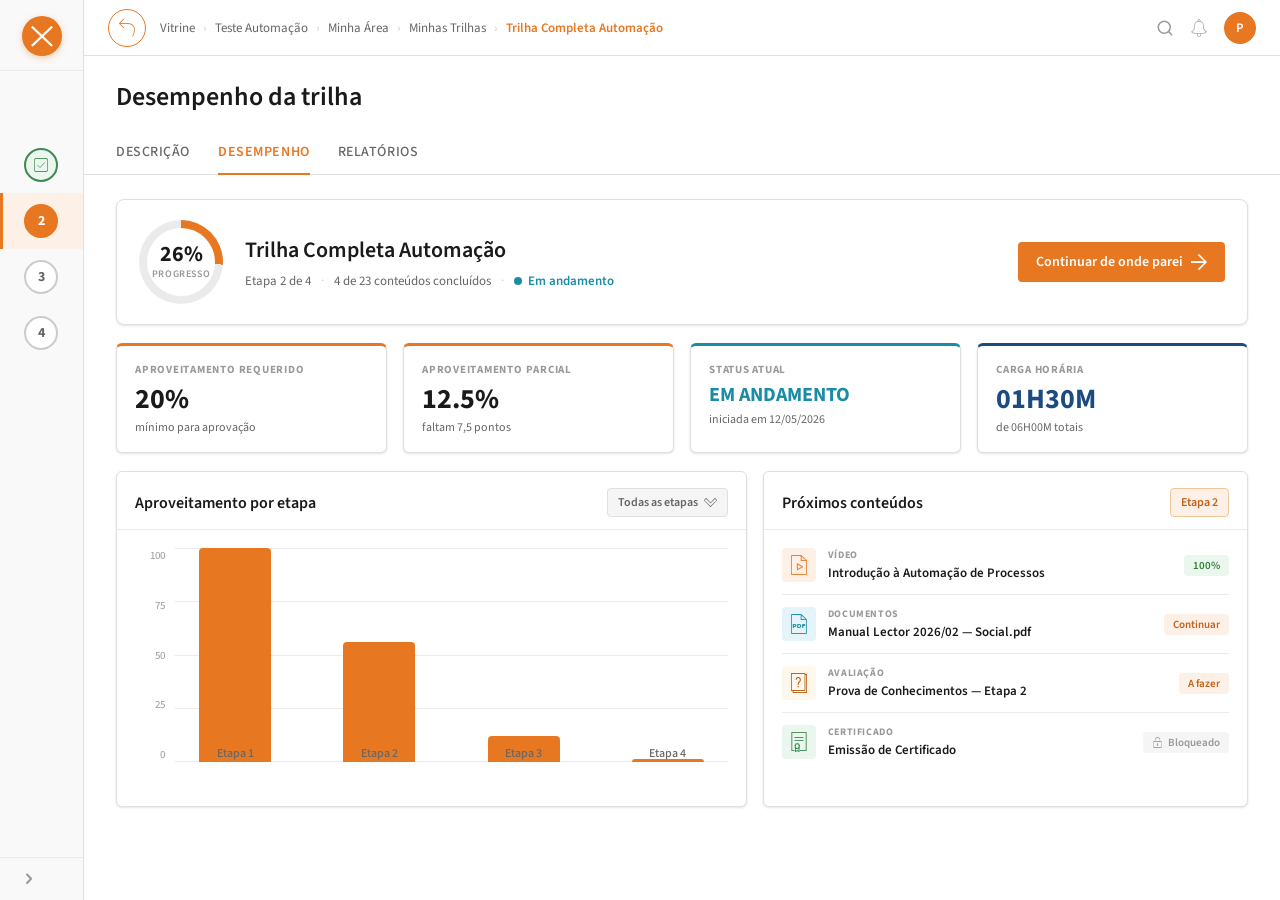
<file: Trilha Desempenho.html>
<!DOCTYPE html>
<html lang="pt-BR">
<head>
<meta charset="UTF-8">
<meta name="viewport" content="width=device-width, initial-scale=1.0">
<title>Trilha Completa Automação — Desempenho</title>
<link rel="preconnect" href="https://fonts.googleapis.com">
<link rel="preconnect" href="https://fonts.gstatic.com" crossorigin>
<link href="https://fonts.googleapis.com/css2?family=Source+Sans+3:wght@400;500;600;700&display=swap" rel="stylesheet">
<link rel="stylesheet" href="assets/lector-icons/css/lector-icons.css">
<style>
  :root{
    --orange:#E87722; --orange-dark:#C4611A; --orange-subtle:#FDF0E6;
    --teal:#1B8CA6; --teal-light:#E4F4F8;
    --green:#3D8A52; --green-light:#EAF6EE; --success:#2E7D32;
    --navy:#1C4B82; --navy-light:#E4EBF5;
    --warn:#B45309; --warn-light:#FEF8EC;
    --n0:#fff; --n50:#F9F9F9; --n100:#F5F5F5; --n200:#EBEBEB; --n300:#E0E0E0;
    --n400:#CCCCCC; --n500:#999999; --n600:#666666; --n700:#444444; --n900:#1A1A1A;
    --ink:#1A1A1A; --muted:#666; --sub:#999;
    --sans:'Source Sans 3','Segoe UI',system-ui,sans-serif;
    --r-sm:4px; --r-md:6px; --r-lg:8px;
    --shadow-sm:0 1px 3px rgba(0,0,0,.08),0 1px 2px rgba(0,0,0,.04);
    --shadow-md:0 4px 6px rgba(0,0,0,.07),0 2px 4px rgba(0,0,0,.05);
  }
  *{box-sizing:border-box;}
  html,body{margin:0;padding:0;height:100%;}
  body{font-family:var(--sans);color:var(--ink);background:var(--n100);font-size:14px;-webkit-font-smoothing:antialiased;}
  .ui-icon{display:inline-flex;align-items:center;justify-content:center;line-height:1;flex:none;}
  .ui-icon:before{width:auto;margin:0;}
  .ui-teal{color:var(--teal);}
  .ui-orange{color:var(--orange);}
  .ui-warn{color:var(--warn);}
  .ui-green{color:var(--green);}
  .ui-navy{color:var(--navy);}
  .app{display:flex;height:100vh;background:var(--n0);overflow:hidden;}

  /* ───── Left rail (hover to expand) ───── */
  .rail{
    width:84px; flex:none; background:var(--n50); border-right:1px solid var(--n300);
    display:flex; flex-direction:column; align-items:stretch;
    transition:width .22s ease; overflow:hidden; z-index:30;
  }
  .rail:hover{ width:252px; box-shadow:var(--shadow-md); }
  .rail-top{ padding:16px 0 14px; display:flex; justify-content:center; align-items:center; border-bottom:1px solid var(--n200);}
  .closebtn{ width:40px;height:40px;border-radius:50%;background:var(--orange);color:#fff;border:none;cursor:pointer;
    display:flex;align-items:center;justify-content:center; box-shadow:0 2px 6px rgba(232,119,34,.35); transition:background .12s;}
  .closebtn:hover{background:var(--orange-dark);}
  .closebtn .ui-icon{font-size:22px;}
  .rail-title{ padding:14px 18px 6px; opacity:0; transition:opacity .15s; white-space:nowrap; }
  .rail:hover .rail-title{opacity:1;}
  .rail-title .lbl{font-size:11px;font-weight:700;letter-spacing:.08em;text-transform:uppercase;color:var(--sub);}
  .rail-title .t{font-size:15px;font-weight:700;color:var(--ink);margin-top:2px;}

  .steps{ padding:8px 0; flex:1; }
  .step{ display:flex; align-items:center; gap:14px; padding:9px 0 9px 24px; cursor:pointer; position:relative; transition:background .12s;}
  .step:hover{background:var(--n100);}
  .step.active{background:var(--orange-subtle);}
  .step.active::before{content:'';position:absolute;left:0;top:0;bottom:0;width:3px;background:var(--orange);}
  .node{ width:34px;height:34px;border-radius:50%;flex:none;display:flex;align-items:center;justify-content:center;
    font-size:14px;font-weight:700;border:2px solid var(--n400);color:var(--n600);background:#fff;}
  .node .ui-icon{font-size:14px;}
  .step.done .node{ background:var(--green-light); border-color:var(--green); color:var(--green);}
  .step.active .node{ background:var(--orange); border-color:var(--orange); color:#fff;}
  .step-text{ opacity:0; transition:opacity .15s; white-space:nowrap; }
  .rail:hover .step-text{opacity:1;}
  .step-text .et{font-size:14px;font-weight:600;color:var(--ink);}
  .step-text .meta{font-size:12px;color:var(--sub);margin-top:1px;}
  .step.active .step-text .et{color:var(--orange-dark);}
  .rail-foot{ padding:12px 0; border-top:1px solid var(--n200); display:flex; align-items:center; gap:12px; padding-left:26px; color:var(--sub); cursor:pointer; }
  .rail-foot:hover{color:var(--muted);}
  .rail-foot span{opacity:0;transition:opacity .15s;font-size:13px;white-space:nowrap;}
  .rail:hover .rail-foot span{opacity:1;}
  .chev-exp{transition:transform .22s;}
  .chev-exp.ui-icon{font-size:18px;}
  .rail:hover .chev-exp{transform:rotate(180deg);}

  /* ───── Main column ───── */
  .main{flex:1;display:flex;flex-direction:column;min-width:0;}
  .topbar{
    height:56px;flex:none;display:flex;align-items:center;gap:14px;
    padding:0 24px;border-bottom:1px solid var(--n300);background:#fff;
  }
  .btn-accent{width:38px;height:38px;border-radius:50%;border:1.5px solid var(--orange);background:#fff;color:var(--orange);
    display:flex;align-items:center;justify-content:center;cursor:pointer;flex:none;transition:.12s;}
  .btn-accent:hover{background:var(--orange-subtle);}
  .btn-accent.center.middle{align-items:center;justify-content:center;}
  .btn-accent[class*=" icon-"]:before{width:auto;margin:0;font-size:18px;line-height:1;}
  .crumbs{display:flex;align-items:center;gap:8px;font-size:13px;color:var(--muted);flex-wrap:wrap;min-width:0;}
  .crumbs .sep{color:var(--n400);}
  .crumbs a{color:var(--muted);text-decoration:none;cursor:pointer;}
  .crumbs a:hover{color:var(--orange);}
  .crumbs .cur{color:var(--orange);font-weight:600;}
  .topbar-actions{margin-left:auto;display:flex;align-items:center;gap:16px;}
  .iconbtn{color:var(--sub);cursor:pointer;display:flex;}
  .iconbtn:hover{color:var(--muted);}
  .iconbtn .ui-icon{font-size:18px;}
  .avatar{width:32px;height:32px;border-radius:50%;background:var(--orange);color:#fff;display:flex;align-items:center;justify-content:center;font-weight:600;font-size:13px;cursor:pointer;}

  .scroll{flex:1;overflow-y:auto;}
  .pagehead{padding:22px 32px 0;}
  .pagehead h1{font-size:26px;font-weight:600;margin:0;color:var(--ink);}
  .tabs{display:flex;gap:0;border-bottom:1px solid var(--n300);padding:0 32px;margin-top:16px;position:sticky;top:0;background:#fff;z-index:10;}
  .tab{padding:11px 0;margin-right:28px;font-size:14px;font-weight:500;color:var(--muted);border-bottom:2px solid transparent;margin-bottom:-1px;cursor:pointer;letter-spacing:.04em;text-transform:uppercase;transition:color .12s;white-space:nowrap;}
  .tab:hover{color:var(--ink);}
  .tab.active{color:var(--orange);font-weight:600;border-bottom-color:var(--orange);}

  .panel{padding:24px 32px 56px;display:none;}
  .panel.show{display:block;animation:fade .2s ease;}
  @keyframes fade{from{opacity:0;transform:translateY(4px);}to{opacity:1;transform:none;}}

  /* ───── Hero ───── */
  .hero{display:flex;align-items:center;gap:22px;padding:20px 22px;background:#fff;border:1px solid var(--n300);border-radius:var(--r-lg);box-shadow:var(--shadow-sm);margin-bottom:18px;}
  .ring{ --p:26; width:84px;height:84px;flex:none;border-radius:50%;position:relative;
    background:conic-gradient(var(--orange) calc(var(--p)*1%), var(--n200) 0);}
  .ring::after{content:'';position:absolute;inset:8px;background:#fff;border-radius:50%;}
  .ring b{position:absolute;inset:0;display:flex;flex-direction:column;align-items:center;justify-content:center;z-index:1;}
  .ring .pv{font-size:22px;font-weight:700;color:var(--ink);line-height:1;}
  .ring .pl{font-size:10px;font-weight:600;letter-spacing:.06em;text-transform:uppercase;color:var(--sub);margin-top:2px;}
  .hero-info{flex:1;min-width:0;}
  .hero-info h2{font-size:22px;font-weight:600;margin:0 0 6px;color:var(--ink);}
  .hero-meta{display:flex;align-items:center;gap:10px;font-size:13px;color:var(--muted);flex-wrap:wrap;}
  .statusdot{display:inline-flex;align-items:center;gap:6px;color:var(--teal);font-weight:600;}
  .statusdot i{width:8px;height:8px;border-radius:50%;background:var(--teal);display:inline-block;}
  .btn{font-family:var(--sans);font-size:14px;font-weight:600;border-radius:var(--r-sm);cursor:pointer;display:inline-flex;align-items:center;gap:8px;padding:10px 18px;border:none;transition:background .12s;white-space:nowrap;}
  .btn.primary{background:var(--orange);color:#fff;}
  .btn.primary:hover{background:var(--orange-dark);}
  .btn.outline{background:#fff;color:var(--orange);border:1.5px solid var(--orange);}
  .btn.outline:hover{background:var(--orange-subtle);}
  .btn .ui-icon{font-size:16px;}

  /* ───── KPI cards ───── */
  .kpis{display:grid;grid-template-columns:repeat(4,1fr);gap:16px;margin-bottom:18px;}
  .kpi{background:#fff;border:1px solid var(--n300);border-top:3px solid var(--orange);border-radius:var(--r-md);padding:16px 18px;box-shadow:var(--shadow-sm);}
  .kpi.teal{border-top-color:var(--teal);}
  .kpi.navy{border-top-color:var(--navy);}
  .kpi .klbl{font-size:11px;font-weight:700;letter-spacing:.07em;text-transform:uppercase;color:var(--sub);}
  .kpi .kval{font-size:28px;font-weight:700;color:var(--ink);margin-top:8px;line-height:1;}
  .kpi.teal .kval{color:var(--teal);font-size:20px;}
  .kpi.navy .kval{color:var(--navy);}
  .kpi .ksub{font-size:12px;color:var(--muted);margin-top:6px;}

  /* ───── two-col ───── */
  .cols{display:grid;grid-template-columns:1.3fr 1fr;gap:16px;}
  .card{background:#fff;border:1px solid var(--n300);border-radius:var(--r-md);box-shadow:var(--shadow-sm);}
  .card-head{display:flex;align-items:center;justify-content:space-between;padding:16px 18px 12px;border-bottom:1px solid var(--n200);}
  .card-head h3{font-size:16px;font-weight:600;margin:0;color:var(--ink);}
  .card-body{padding:18px;}
  .selpill{font-size:12px;font-weight:600;color:var(--muted);background:var(--n100);border:1px solid var(--n300);border-radius:var(--r-sm);padding:5px 10px;display:inline-flex;align-items:center;gap:6px;cursor:pointer;}
  .selpill .ui-icon{font-size:13px;}

  /* chart */
  .chart-wrap{display:flex;gap:10px;}
  .yaxis{display:flex;flex-direction:column;justify-content:space-between;height:240px;padding-bottom:26px;font-size:11px;color:var(--sub);text-align:right;width:30px;flex:none;}
  .plot{flex:1;position:relative;}
  .grid-lines{position:absolute;inset:0 0 26px 0;display:flex;flex-direction:column;justify-content:space-between;}
  .grid-lines i{border-top:1px solid var(--n200);height:0;}
  .bars{position:relative;display:flex;align-items:flex-end;gap:24px;height:240px;padding-bottom:26px;}
  .bar-col{flex:1;display:flex;flex-direction:column;align-items:center;justify-content:flex-end;height:100%;position:relative;}
  .bar{width:64%;max-width:72px;background:var(--orange);border-radius:4px 4px 0 0;transition:height .6s cubic-bezier(.2,.7,.2,1),background .12s;cursor:pointer;position:relative;}
  .bar-col:hover .bar{background:var(--orange-dark);}
  .bar-col .blabel{position:absolute;bottom:0;font-size:12px;color:var(--muted);font-weight:500;}
  .bar-col .bval{position:absolute;top:-22px;font-size:13px;font-weight:700;color:var(--orange-dark);opacity:0;transition:opacity .12s;}
  .bar-col:hover .bval{opacity:1;}

  /* próximos conteúdos */
  .clist{display:flex;flex-direction:column;}
  .citem{display:flex;align-items:center;gap:12px;padding:12px 0;border-bottom:1px solid var(--n200);}
  .citem:last-child{border-bottom:none;}
  .ctico{width:34px;height:34px;border-radius:var(--r-sm);flex:none;display:flex;align-items:center;justify-content:center;}
  .ctico .ui-icon{font-size:20px;}
  .ctmid{flex:1;min-width:0;}
  .ctmid .ctt{font-size:13px;font-weight:600;color:var(--ink);white-space:nowrap;overflow:hidden;text-overflow:ellipsis;}
  .ctmid .cty{font-size:10px;font-weight:700;letter-spacing:.06em;text-transform:uppercase;color:var(--sub);margin-bottom:2px;}
  .badge{font-size:11px;font-weight:600;padding:3px 9px;border-radius:var(--r-sm);white-space:nowrap;flex:none;}
  .badge.done{background:var(--green-light);color:var(--success);}
  .badge.todo{background:var(--orange-subtle);color:var(--orange-dark);}
  .badge.locked{background:var(--n100);color:var(--n500);display:inline-flex;align-items:center;gap:5px;}
  .badge .ui-icon{font-size:11px;}

  /* ───── Descrição panel ───── */
  .desc{max-width:720px;}
  .desc p{font-size:14px;line-height:1.6;color:var(--n700);margin:0 0 14px;}
  .etapa-overview{display:grid;grid-template-columns:repeat(2,1fr);gap:12px;margin-top:8px;}
  .eo-card{border:1px solid var(--n300);border-radius:var(--r-md);padding:14px 16px;display:flex;align-items:center;gap:12px;}
  .eo-card .node{width:30px;height:30px;font-size:13px;}
  .eo-card .eo-t{font-size:14px;font-weight:600;color:var(--ink);}
  .eo-card .eo-m{font-size:12px;color:var(--sub);}

  /* ───── Relatórios panel ───── */
  .toolbar{display:flex;gap:10px;margin-bottom:18px;flex-wrap:wrap;}
  .tool{width:40px;height:40px;border-radius:50%;background:var(--orange);color:#fff;display:flex;align-items:center;justify-content:center;cursor:pointer;transition:background .12s;box-shadow:0 2px 5px rgba(232,119,34,.28);}
  .tool:hover{background:var(--orange-dark);}
  .tool .ui-icon{font-size:18px;}
  table{width:100%;border-collapse:collapse;font-size:13px;}
  th{text-align:left;font-size:11px;font-weight:700;letter-spacing:.06em;text-transform:uppercase;color:var(--sub);padding:12px 14px;border-bottom:2px solid var(--n300);}
  th .sort{color:var(--orange);margin-left:4px;}
  td{padding:14px;border-bottom:1px solid var(--n200);color:var(--n700);vertical-align:middle;}
  tr:hover td{background:var(--n50);}
  td.a-good{color:var(--success);font-weight:600;}
  td.a-zero{color:var(--n500);}
  .ct-inline{display:flex;align-items:center;gap:10px;}
  .ct-inline .ctico .ui-icon{font-size:15px;}
  .ct-inline a{color:var(--orange);text-decoration:none;}
  .ct-inline a:hover{text-decoration:underline;}

  @media (max-width:1080px){
    .kpis{grid-template-columns:repeat(2,1fr);}
    .cols{grid-template-columns:1fr;}
    .etapa-overview{grid-template-columns:1fr;}
  }
</style>
</head>
<body>
<div class="app">

  <!-- ───────── LEFT RAIL ───────── -->
  <aside class="rail" aria-label="Etapas da trilha">
    <div class="rail-top">
      <button class="closebtn" title="Sair da trilha" aria-label="Sair da trilha">
        <i class="ui-icon icon-close" aria-hidden="true"></i>
      </button>
    </div>
    <div class="rail-title">
      <div class="lbl">Trilha</div>
      <div class="t">Trilha Completa Automação</div>
    </div>
    <div class="steps">
      <div class="step done" title="Etapa 1">
        <div class="node"><i class="ui-icon icon-checked" aria-hidden="true"></i></div>
        <div class="step-text"><div class="et">Etapa 1</div><div class="meta">6 conteúdos · concluída</div></div>
      </div>
      <div class="step active" title="Etapa 2 — atual">
        <div class="node">2</div>
        <div class="step-text"><div class="et">Etapa 2</div><div class="meta">2 de 4 concluídos</div></div>
      </div>
      <div class="step" title="Etapa 3">
        <div class="node">3</div>
        <div class="step-text"><div class="et">Etapa 3</div><div class="meta">5 conteúdos</div></div>
      </div>
      <div class="step" title="Etapa 4">
        <div class="node">4</div>
        <div class="step-text"><div class="et">Etapa 4</div><div class="meta">8 conteúdos</div></div>
      </div>
    </div>
    <div class="rail-foot" title="Expandir">
      <i class="ui-icon icon-right-open chev-exp" aria-hidden="true"></i>
      <span>Recolher etapas</span>
    </div>
  </aside>

  <!-- ───────── MAIN ───────── -->
  <div class="main">
    <div class="topbar">
      <button id="hideResource" ng-if="!showFinishtrail()" ng-click="hideResource()" class="btn-accent icon-undo center middle ng-scope" title="Voltar" aria-label="Voltar"></button>
      <nav class="crumbs">
        <a>Vitrine</a><span class="sep">›</span>
        <a>Teste Automação</a><span class="sep">›</span>
        <a>Minha Área</a><span class="sep">›</span>
        <a>Minhas Trilhas</a><span class="sep">›</span>
        <span class="cur">Trilha Completa Automação</span>
      </nav>
      <div class="topbar-actions">
        <span class="iconbtn" title="Buscar"><svg width="18" height="18" viewBox="0 0 24 24" fill="none" stroke="currentColor" stroke-width="2" stroke-linecap="round" stroke-linejoin="round"><circle cx="11" cy="11" r="8"/><line x1="21" y1="21" x2="16.65" y2="16.65"/></svg></span>
        <span class="iconbtn" title="Notificações"><i class="ui-icon icon-bell" aria-hidden="true"></i></span>
        <div class="avatar">P</div>
      </div>
    </div>

    <div class="scroll">
      <div class="pagehead">
        <h1>Desempenho da trilha</h1>
      </div>
      <div class="tabs">
        <div class="tab" data-tab="descricao">Descrição</div>
        <div class="tab active" data-tab="desempenho">Desempenho</div>
        <div class="tab" data-tab="relatorios">Relatórios</div>
      </div>

      <!-- ===== DESEMPENHO ===== -->
      <section class="panel show" data-panel="desempenho">
        <div class="hero">
          <div class="ring" style="--p:26;"><b><span class="pv">26%</span><span class="pl">Progresso</span></b></div>
          <div class="hero-info">
            <h2>Trilha Completa Automação</h2>
            <div class="hero-meta">
              <span>Etapa 2 de 4</span><span class="sep" style="color:var(--n400)">·</span>
              <span>4 de 23 conteúdos concluídos</span><span class="sep" style="color:var(--n400)">·</span>
              <span class="statusdot"><i></i>Em andamento</span>
            </div>
          </div>
          <button class="btn primary">
            Continuar de onde parei
            <i class="ui-icon icon-arrow-right" aria-hidden="true"></i>
          </button>
        </div>

        <div class="kpis">
          <div class="kpi"><div class="klbl">Aproveitamento requerido</div><div class="kval">20%</div><div class="ksub">mínimo para aprovação</div></div>
          <div class="kpi"><div class="klbl">Aproveitamento parcial</div><div class="kval">12.5%</div><div class="ksub">faltam 7,5 pontos</div></div>
          <div class="kpi teal"><div class="klbl">Status atual</div><div class="kval">EM ANDAMENTO</div><div class="ksub">iniciada em 12/05/2026</div></div>
          <div class="kpi navy"><div class="klbl">Carga horária</div><div class="kval">01H30M</div><div class="ksub">de 06H00M totais</div></div>
        </div>

        <div class="cols">
          <!-- chart -->
          <div class="card">
            <div class="card-head">
              <h3>Aproveitamento por etapa</h3>
              <span class="selpill">Todas as etapas
                <i class="ui-icon icon-pointer-down" aria-hidden="true"></i>
              </span>
            </div>
            <div class="card-body">
              <div class="chart-wrap">
                <div class="yaxis"><span>100</span><span>75</span><span>50</span><span>25</span><span>0</span></div>
                <div class="plot">
                  <div class="grid-lines"><i></i><i></i><i></i><i></i><i></i></div>
                  <div class="bars">
                    <div class="bar-col"><span class="bval">100%</span><div class="bar" style="height:100%" data-h="100"></div><span class="blabel">Etapa 1</span></div>
                    <div class="bar-col"><span class="bval">56%</span><div class="bar" style="height:56%" data-h="56"></div><span class="blabel">Etapa 2</span></div>
                    <div class="bar-col"><span class="bval">12%</span><div class="bar" style="height:12%" data-h="12"></div><span class="blabel">Etapa 3</span></div>
                    <div class="bar-col"><span class="bval">0%</span><div class="bar" style="height:1.5%" data-h="0"></div><span class="blabel">Etapa 4</span></div>
                  </div>
                </div>
              </div>
            </div>
          </div>

          <!-- próximos conteúdos -->
          <div class="card">
            <div class="card-head">
              <h3>Próximos conteúdos</h3>
              <span class="selpill" style="background:var(--orange-subtle);border-color:#f0c79a;color:var(--orange-dark)">Etapa 2</span>
            </div>
            <div class="card-body" style="padding-top:6px;padding-bottom:6px;">
              <div class="clist">
                <div class="citem">
                  <div class="ctico" style="background:var(--orange-subtle)"><i class="ui-icon icon-play-media ui-orange" aria-hidden="true"></i></div>
                  <div class="ctmid"><div class="cty">Vídeo</div><div class="ctt">Introdução à Automação de Processos</div></div>
                  <span class="badge done">100%</span>
                </div>
                <div class="citem">
                  <div class="ctico" style="background:var(--teal-light)"><i class="ui-icon icon-pdf ui-teal" aria-hidden="true"></i></div>
                  <div class="ctmid"><div class="cty">Documentos</div><div class="ctt">Manual Lector 2026/02 — Social.pdf</div></div>
                  <span class="badge todo">Continuar</span>
                </div>
                <div class="citem">
                  <div class="ctico" style="background:var(--warn-light)"><i class="ui-icon icon-questions ui-warn" aria-hidden="true"></i></div>
                  <div class="ctmid"><div class="cty">Avaliação</div><div class="ctt">Prova de Conhecimentos — Etapa 2</div></div>
                  <span class="badge todo">A fazer</span>
                </div>
                <div class="citem">
                  <div class="ctico" style="background:var(--green-light)"><i class="ui-icon icon-certificate ui-green" aria-hidden="true"></i></div>
                  <div class="ctmid"><div class="cty">Certificado</div><div class="ctt">Emissão de Certificado</div></div>
                  <span class="badge locked"><i class="ui-icon icon-lock-closed" aria-hidden="true"></i>Bloqueado</span>
                </div>
              </div>
            </div>
          </div>
        </div>
      </section>

      <!-- ===== DESCRIÇÃO ===== -->
      <section class="panel" data-panel="descricao">
        <div class="desc">
          <h3 style="font-size:18px;font-weight:600;margin:0 0 12px;color:var(--ink);">Sobre a trilha</h3>
          <p>A <strong>Trilha Completa Automação</strong> reúne os conteúdos essenciais para capacitar sua equipe na automação de processos corporativos. Ao longo de quatro etapas, o colaborador percorre vídeos, materiais de apoio, atividades práticas e avaliações até a emissão do certificado.</p>
          <p>O aproveitamento mínimo exigido para aprovação é de <strong>20%</strong>, e a carga horária total estimada é de <strong>6 horas</strong>. O progresso é registrado automaticamente à medida que cada conteúdo é concluído.</p>
          <h3 style="font-size:18px;font-weight:600;margin:24px 0 12px;color:var(--ink);">Etapas</h3>
          <div class="etapa-overview">
            <div class="eo-card"><div class="node" style="background:var(--green-light);border-color:var(--green);color:var(--green)"><i class="ui-icon icon-checked" aria-hidden="true"></i></div><div><div class="eo-t">Etapa 1 — Fundamentos</div><div class="eo-m">6 conteúdos · concluída</div></div></div>
            <div class="eo-card" style="border-color:var(--orange);background:var(--orange-subtle)"><div class="node" style="background:var(--orange);border-color:var(--orange);color:#fff">2</div><div><div class="eo-t">Etapa 2 — Ferramentas</div><div class="eo-m">2 de 4 concluídos · atual</div></div></div>
            <div class="eo-card"><div class="node">3</div><div><div class="eo-t">Etapa 3 — Práticas</div><div class="eo-m">5 conteúdos</div></div></div>
            <div class="eo-card"><div class="node">4</div><div><div class="eo-t">Etapa 4 — Avaliação final</div><div class="eo-m">8 conteúdos</div></div></div>
          </div>
        </div>
      </section>

      <!-- ===== RELATÓRIOS ===== -->
      <section class="panel" data-panel="relatorios">
        <div class="toolbar">
          <div class="tool" title="Filtros"><svg width="18" height="18" viewBox="0 0 24 24" fill="none" stroke="currentColor" stroke-width="2" stroke-linecap="round" stroke-linejoin="round"><line x1="4" y1="21" x2="4" y2="14"/><line x1="4" y1="10" x2="4" y2="3"/><line x1="12" y1="21" x2="12" y2="12"/><line x1="12" y1="8" x2="12" y2="3"/><line x1="20" y1="21" x2="20" y2="16"/><line x1="20" y1="12" x2="20" y2="3"/><line x1="1" y1="14" x2="7" y2="14"/><line x1="9" y1="8" x2="15" y2="8"/><line x1="17" y1="16" x2="23" y2="16"/></svg></div>
          <div class="tool" title="Copiar"><i class="ui-icon icon-copy" aria-hidden="true"></i></div>
          <div class="tool" title="Exportar Excel"><i class="ui-icon icon-file-xls" aria-hidden="true"></i></div>
          <div class="tool" title="Exportar CSV"><i class="ui-icon icon-file-csv" aria-hidden="true"></i></div>
          <div class="tool" title="Exportar PDF"><i class="ui-icon icon-pdf" aria-hidden="true"></i></div>
          <div class="tool" title="Imprimir"><i class="ui-icon icon-printer" aria-hidden="true"></i></div>
        </div>
        <div class="card" style="overflow:hidden;">
          <table>
            <thead>
              <tr>
                <th style="width:55%">Conteúdo <span class="sort">▾</span></th>
                <th>Aproveitamento</th>
                <th>Carga horária</th>
                <th>Data de conclusão</th>
              </tr>
            </thead>
            <tbody>
              <tr><td><div class="ct-inline"><div class="ctico" style="width:26px;height:26px;background:var(--teal-light)"><i class="ui-icon icon-pdf ui-teal" aria-hidden="true"></i></div><span>Conteúdo 1 — <a>Manual Lector 2026/01 — Minha área.pdf</a></span></div></td><td class="a-good">100,00%</td><td>—</td><td>—</td></tr>
              <tr><td><div class="ct-inline"><div class="ctico" style="width:26px;height:26px;background:var(--teal-light)"><svg width="15" height="15" viewBox="0 0 24 24" fill="none" stroke="var(--teal)" stroke-width="2" stroke-linecap="round" stroke-linejoin="round"><path d="M14,2H6a2,2,0,0,0-2,2v16a2,2,0,0,0,2,2h12a2,2,0,0,0,2-2V8Z"/><polyline points="14,2 14,8 20,8"/></svg></div><span>Conteúdo 2 — <a>Linguagens-de-Programacao (2).webp</a></span></div></td><td class="a-good">100,00%</td><td>—</td><td>—</td></tr>
              <tr><td><div class="ct-inline"><div class="ctico" style="width:26px;height:26px;background:var(--teal-light)"><i class="ui-icon icon-png ui-teal" aria-hidden="true"></i></div><span>Conteúdo 3 — <a>qrcode lista de presença — Presencial.png</a></span></div></td><td class="a-zero">0,00%</td><td>—</td><td>—</td></tr>
              <tr><td><div class="ct-inline"><div class="ctico" style="width:26px;height:26px;background:var(--teal-light)"><i class="ui-icon icon-pdf ui-teal" aria-hidden="true"></i></div><span>Conteúdo 4 — <a>Manual Lector 2026/02 — Social.pdf</a></span></div></td><td class="a-zero">0,00%</td><td>—</td><td>—</td></tr>
              <tr><td><div class="ct-inline"><div class="ctico" style="width:26px;height:26px;background:var(--orange-subtle)"><i class="ui-icon icon-play-media ui-orange" aria-hidden="true"></i></div><span>Conteúdo 5 — <a>Treinamento Trilha Automação 1</a></span></div></td><td class="a-zero">0,00%</td><td>01:30:00</td><td>—</td></tr>
              <tr><td><div class="ct-inline"><div class="ctico" style="width:26px;height:26px;background:var(--warn-light)"><i class="ui-icon icon-questions ui-warn" aria-hidden="true"></i></div><span>Conteúdo 6 — <a>todas na mesma página Thiago</a></span></div></td><td class="a-zero">0,00%</td><td>—</td><td>—</td></tr>
              <tr><td><div class="ct-inline"><div class="ctico" style="width:26px;height:26px;background:var(--warn-light)"><i class="ui-icon icon-questions ui-warn" aria-hidden="true"></i></div><span>Conteúdo 7 — <a>uma por página Thiago</a></span></div></td><td class="a-zero">0,00%</td><td>—</td><td>—</td></tr>
              <tr><td><div class="ct-inline"><div class="ctico" style="width:26px;height:26px;background:var(--navy-light)"><svg width="15" height="15" viewBox="0 0 24 24" fill="none" stroke="var(--navy)" stroke-width="2" stroke-linecap="round" stroke-linejoin="round"><path d="M21,16V8a2,2,0,0,0-1-1.73l-7-4a2,2,0,0,0-2,0l-7,4A2,2,0,0,0,3,8v8a2,2,0,0,0,1,1.73l7,4a2,2,0,0,0,2,0l7-4A2,2,0,0,0,21,16z"/></svg></div><span>Conteúdo 8 — <a>Apresentação faculdade 14.07.pptx</a></span></div></td><td class="a-zero">0,00%</td><td>—</td><td>—</td></tr>
            </tbody>
          </table>
        </div>
      </section>

    </div>
  </div>
</div>

<script>
  // tab switching
  const tabs = document.querySelectorAll('.tab');
  const panels = document.querySelectorAll('.panel');
  const heading = document.querySelector('.pagehead h1');
  const titles = { descricao:'Descrição', desempenho:'Desempenho da trilha', relatorios:'Relatórios' };
  function activate(name){
    tabs.forEach(t=>t.classList.toggle('active', t.dataset.tab===name));
    panels.forEach(p=>p.classList.toggle('show', p.dataset.panel===name));
    if(heading) heading.textContent = titles[name] || 'Trilha';
    try{ localStorage.setItem('lector-trilha-tab', name); }catch(e){}
    // re-trigger bar grow animation when entering desempenho
    if(name==='desempenho') growBars();
  }
  tabs.forEach(t=>t.addEventListener('click',()=>activate(t.dataset.tab)));

  // bar grow animation
  function growBars(){
    document.querySelectorAll('.bar').forEach(b=>{
      const h = b.dataset.h; const target = h==='0' ? '1.5%' : h+'%';
      b.style.height='0%';
      requestAnimationFrame(()=>requestAnimationFrame(()=>{ b.style.height=target; }));
    });
  }

  // restore tab
  let saved='desempenho';
  try{ saved = localStorage.getItem('lector-trilha-tab') || 'desempenho'; }catch(e){}
  activate(saved);
</script>
</body>
</html>
</file>
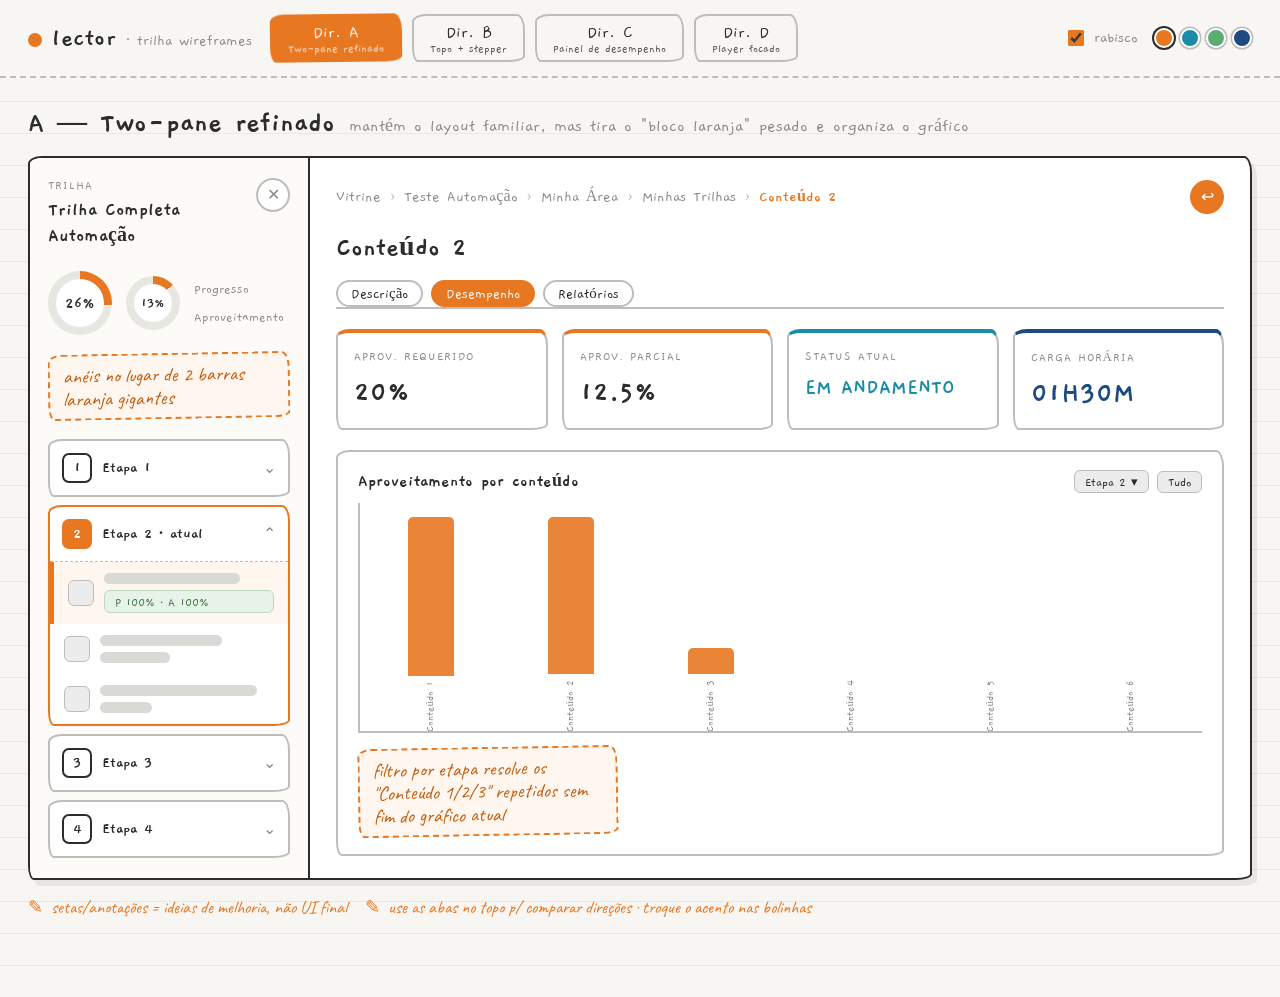
<file: Trilha Wireframes.html>
<!DOCTYPE html>
<html lang="pt-BR">
<head>
<meta charset="UTF-8">
<meta name="viewport" content="width=device-width, initial-scale=1.0">
<title>Trilha — Wireframes</title>
<link rel="preconnect" href="https://fonts.googleapis.com">
<link rel="preconnect" href="https://fonts.gstatic.com" crossorigin>
<link href="https://fonts.googleapis.com/css2?family=Gaegu:wght@300;400;700&family=Caveat:wght@500;600;700&display=swap" rel="stylesheet">
<style>
  :root{
    --accent:#E87722;
    --ink:#2c2c2c;
    --line:#bdbdbd;
    --line-soft:#d9d9d6;
    --paper:#f7f6f2;
    --panel:#ffffff;
    --muted:#8a8a86;
    --fill:#ececec;
    --hand:'Gaegu', cursive;
    --note:'Caveat', cursive;
    --r: 14px 8px 16px 6px / 8px 16px 6px 14px; /* sketchy radius */
  }
  *{box-sizing:border-box;}
  html,body{margin:0;padding:0;}
  body{
    font-family:var(--hand);
    background:
      repeating-linear-gradient(0deg, transparent, transparent 31px, #e9e8e2 31px, #e9e8e2 32px),
      var(--paper);
    color:var(--ink);
    -webkit-font-smoothing:antialiased;
  }
  body.no-sketch{ --r: 8px; }

  /* ---------- Top chrome ---------- */
  .topbar{
    position:sticky; top:0; z-index:50;
    display:flex; align-items:center; gap:18px; flex-wrap:wrap;
    padding:14px 28px;
    background:rgba(247,246,242,.94);
    backdrop-filter:blur(4px);
    border-bottom:2px dashed var(--line);
  }
  .brand{display:flex; align-items:baseline; gap:10px;}
  .brand .dot{width:14px;height:14px;border-radius:50%;background:var(--accent);display:inline-block;transform:translateY(2px);}
  .brand b{font-size:26px; letter-spacing:.5px;}
  .brand span{font-size:16px;color:var(--muted);}
  .tabset{display:flex; gap:10px; flex-wrap:wrap;}
  .tab{
    font-family:var(--hand); font-size:18px; cursor:pointer;
    background:transparent; color:var(--ink);
    border:2px solid var(--line); border-radius:var(--r);
    padding:7px 16px 5px; transition:.12s; line-height:1;
  }
  .tab:hover{ background:#fff; }
  .tab.active{ background:var(--accent); border-color:var(--accent); color:#fff; transform:rotate(-.6deg); }
  .tab small{display:block; font-size:12px; opacity:.8; margin-top:2px;}
  .ctrls{margin-left:auto; display:flex; align-items:center; gap:16px;}
  .ctrl{display:flex; align-items:center; gap:7px; font-size:16px; color:var(--muted);}
  .ctrl input{accent-color:var(--accent); width:16px; height:16px;}
  .swatches{display:flex; gap:6px;}
  .sw{width:20px;height:20px;border-radius:50%;border:2px solid #fff; box-shadow:0 0 0 1.5px var(--line); cursor:pointer;}
  .sw.on{box-shadow:0 0 0 2px var(--ink);}

  /* ---------- Stage ---------- */
  .stage{max-width:1380px; margin:0 auto; padding:26px 28px 80px;}
  .screen{display:none; animation:fade .25s ease;}
  .screen.show{display:block;}
  @keyframes fade{from{opacity:0; transform:translateY(6px);} to{opacity:1; transform:none;}}
  .screen-head{display:flex; align-items:flex-end; gap:14px; margin-bottom:14px;}
  .screen-head h2{font-size:30px; margin:0; font-weight:700;}
  .screen-head p{margin:0 0 4px; color:var(--muted); font-size:18px;}

  /* ---------- Wireframe kit ---------- */
  .frame{
    background:var(--panel);
    border:2.5px solid var(--ink);
    border-radius:var(--r);
    box-shadow: 5px 6px 0 rgba(44,44,44,.08);
    overflow:hidden;
  }
  .box{ border:2px solid var(--line); border-radius:var(--r); background:#fff; }
  .dash{ border-style:dashed; }
  .fillbox{ background:var(--fill); border:2px solid var(--line); border-radius:var(--r); }
  .ph{ /* placeholder text line */
    height:11px; border-radius:6px; background:var(--line-soft); display:block;
  }
  .ph.dark{background:#cfcfca;}
  .ph.w90{width:90%} .ph.w80{width:80%} .ph.w70{width:70%} .ph.w60{width:60%}
  .ph.w50{width:50%} .ph.w40{width:40%} .ph.w30{width:30%} .ph.w25{width:25%}
  .stack{display:flex; flex-direction:column; gap:9px;}
  .row{display:flex; align-items:center; gap:12px;}
  .between{justify-content:space-between;}
  .wrap{flex-wrap:wrap;}
  .grow{flex:1;}
  .lbl{font-size:13px; letter-spacing:1px; color:var(--muted); text-transform:uppercase;}
  .ttl{font-size:24px; font-weight:700;}
  .sub{font-size:16px; color:var(--muted);}
  .pill{
    font-size:15px; padding:5px 13px 3px; border:2px solid var(--line);
    border-radius:999px; background:#fff; line-height:1;
  }
  .pill.on{background:var(--accent); color:#fff; border-color:var(--accent);}
  .btn{
    font-family:var(--hand); font-size:16px; line-height:1;
    padding:9px 18px 7px; border-radius:var(--r); cursor:default;
    border:2.5px solid var(--ink); background:#fff;
  }
  .btn.primary{background:var(--accent); border-color:var(--accent); color:#fff;}
  .chip{font-size:13px; padding:3px 10px 1px; border-radius:6px; background:var(--fill); border:1.5px solid var(--line);}
  .chip.free{background:#e7f3e8; border-color:#bcd9be; color:#3f7a45;}
  .chip.rec{background:#fcecd9; border-color:#f0c79a; color:var(--accent);}
  .ico{width:34px;height:34px;border-radius:50%;background:var(--accent);display:grid;place-items:center;color:#fff;font-size:16px; flex:none;}
  .ico.ghost{background:#fff;border:2px solid var(--line);color:var(--muted);}
  .icosq{width:26px;height:26px;border-radius:6px;background:var(--fill);border:1.5px solid var(--line);flex:none;}
  .num{width:30px;height:30px;border-radius:7px;border:2px solid var(--ink);display:grid;place-items:center;font-size:16px;font-weight:700;flex:none;}
  .num.on{background:var(--accent);border-color:var(--accent);color:#fff;}
  .chev{color:var(--muted); font-size:16px;}
  .crumbs{display:flex; align-items:center; gap:9px; font-size:16px; color:var(--muted); flex-wrap:wrap;}
  .crumbs b{color:var(--accent); font-weight:700;}
  .crumbs i{font-style:normal; color:var(--line);}

  /* progress bar */
  .bar{height:12px; border-radius:999px; background:#fff; border:2px solid var(--line); overflow:hidden;}
  .bar > i{display:block; height:100%; background:var(--accent);}
  .bar.onorange{background:rgba(255,255,255,.35); border-color:rgba(255,255,255,.6);}
  .bar.onorange > i{background:#fff;}
  .ring{ width:64px;height:64px; border-radius:50%; flex:none;
    background:conic-gradient(var(--accent) calc(var(--p,26)*1%), #e7e7e2 0);
    display:grid; place-items:center; position:relative;}
  .ring::after{content:''; position:absolute; inset:8px; background:#fff; border-radius:50%;}
  .ring b{position:relative; z-index:1; font-size:17px;}

  /* sketchy bar chart */
  .chart{display:flex; align-items:flex-end; gap:10px; height:230px; padding:14px 6px 0; border-left:2px solid var(--line); border-bottom:2px solid var(--line);}
  .col{flex:1; display:flex; flex-direction:column; align-items:center; gap:6px; height:100%; justify-content:flex-end;}
  .col i{width:70%; max-width:46px; background:var(--accent); border-radius:5px 5px 0 0; display:block; opacity:.9;}
  .col span{font-size:11px; color:var(--muted); writing-mode:vertical-rl; transform:rotate(180deg); white-space:nowrap;}

  /* annotation callout */
  .note{
    font-family:var(--note); font-size:21px; color:var(--accent);
    display:flex; align-items:center; gap:8px; line-height:1.05;
  }
  .note::before{content:'✎'; font-size:18px;}
  .callout{
    font-family:var(--note); font-size:20px; color:#c25e12;
    background:#fff7ef; border:2px dashed var(--accent); border-radius:var(--r);
    padding:8px 13px; display:inline-block; max-width:260px; line-height:1.15;
    transform:rotate(-1deg);
  }
  .legend{display:flex; gap:18px; flex-wrap:wrap; margin-top:18px;}
  .legend .note{font-size:18px;}
  table{width:100%; border-collapse:collapse; font-size:15px;}
  th{text-align:left; font-size:12px; letter-spacing:1px; text-transform:uppercase; color:var(--muted); padding:10px 12px; border-bottom:2px solid var(--line);}
  td{padding:13px 12px; border-bottom:1.5px solid var(--line-soft);}
  td .ph{display:inline-block; vertical-align:middle;}
  .tag-good{color:#3f7a45;} .tag-zero{color:var(--muted);}

  .grid2{display:grid; grid-template-columns:1fr 1fr; gap:16px;}
  .grid4{display:grid; grid-template-columns:repeat(4,1fr); gap:14px;}
  .kpi{padding:16px; border-top:4px solid var(--accent);}
  .kpi.teal{border-top-color:#1B8CA6;} .kpi.navy{border-top-color:#1C4B82;}
  .kpi .v{font-size:30px; font-weight:700; margin-top:8px;}
  .kpi.teal .v{color:#1B8CA6;} .kpi.navy .v{color:#1C4B82;}
</style>
</head>
<body>

<div class="topbar">
  <div class="brand"><span class="dot"></span><b>lector</b><span>· trilha wireframes</span></div>
  <div class="tabset" id="tabs">
    <button class="tab active" data-go="A">Dir. A <small>Two-pane refinado</small></button>
    <button class="tab" data-go="B">Dir. B <small>Topo + stepper</small></button>
    <button class="tab" data-go="C">Dir. C <small>Painel de desempenho</small></button>
    <button class="tab" data-go="D">Dir. D <small>Player focado</small></button>
  </div>
  <div class="ctrls">
    <label class="ctrl"><input type="checkbox" id="sketchToggle" checked> rabisco</label>
    <div class="swatches" id="swatches">
      <div class="sw on" style="background:#E87722" data-c="#E87722"></div>
      <div class="sw" style="background:#1B8CA6" data-c="#1B8CA6"></div>
      <div class="sw" style="background:#5BAD72" data-c="#5BAD72"></div>
      <div class="sw" style="background:#1C4B82" data-c="#1C4B82"></div>
    </div>
  </div>
</div>

<div class="stage">

  <!-- ============ DIRECTION A ============ -->
  <section class="screen show" data-screen-label="Dir A" id="screen-A">
    <div class="screen-head">
      <h2>A — Two-pane refinado</h2>
      <p>mantém o layout familiar, mas tira o "bloco laranja" pesado e organiza o gráfico</p>
    </div>
    <div class="frame">
      <div class="row" style="align-items:stretch; gap:0;">

        <!-- left rail (now light) -->
        <div style="width:280px; flex:none; border-right:2.5px solid var(--ink); padding:20px 18px; background:#fcfbf8;">
          <div class="row between" style="align-items:flex-start;">
            <div class="stack" style="gap:4px;">
              <div class="lbl">trilha</div>
              <div class="ttl" style="font-size:20px;">Trilha Completa Automação</div>
            </div>
            <div class="ico ghost">✕</div>
          </div>

          <div class="row" style="gap:14px; margin:22px 0 8px;">
            <div class="ring" style="--p:26;"><b>26%</b></div>
            <div class="ring" style="--p:13; width:54px;height:54px;"><b style="font-size:14px;">13%</b></div>
            <div class="stack" style="gap:10px;">
              <div class="sub" style="font-size:14px;">Progresso</div>
              <div class="sub" style="font-size:14px;">Aproveitamento</div>
            </div>
          </div>
          <div class="callout" style="margin:10px 0 6px;">anéis no lugar de 2 barras laranja gigantes</div>

          <div class="stack" style="gap:8px; margin-top:14px;">
            <div class="box row between" style="padding:12px 12px;">
              <div class="row" style="gap:10px;"><span class="num">1</span><b style="font-size:16px;">Etapa 1</b></div>
              <span class="chev">⌄</span>
            </div>
            <!-- expanded etapa -->
            <div class="box" style="padding:0; border-color:var(--accent);">
              <div class="row between" style="padding:12px;">
                <div class="row" style="gap:10px;"><span class="num on">2</span><b style="font-size:16px;">Etapa 2 · atual</b></div>
                <span class="chev">⌃</span>
              </div>
              <div class="stack" style="gap:0; border-top:1.5px dashed var(--line);">
                <div class="row" style="gap:10px; padding:11px 14px; background:#fff7ef; border-left:4px solid var(--accent);">
                  <span class="icosq"></span>
                  <div class="grow stack" style="gap:6px;"><span class="ph w80"></span><span class="chip free">P 100% · A 100%</span></div>
                </div>
                <div class="row" style="gap:10px; padding:11px 14px;">
                  <span class="icosq"></span>
                  <div class="grow stack" style="gap:6px;"><span class="ph w70"></span><span class="ph w40"></span></div>
                </div>
                <div class="row" style="gap:10px; padding:11px 14px;">
                  <span class="icosq"></span>
                  <div class="grow stack" style="gap:6px;"><span class="ph w90"></span><span class="ph w30"></span></div>
                </div>
              </div>
            </div>
            <div class="box row between" style="padding:12px;"><div class="row" style="gap:10px;"><span class="num">3</span><b style="font-size:16px;">Etapa 3</b></div><span class="chev">⌄</span></div>
            <div class="box row between" style="padding:12px;"><div class="row" style="gap:10px;"><span class="num">4</span><b style="font-size:16px;">Etapa 4</b></div><span class="chev">⌄</span></div>
          </div>
        </div>

        <!-- content -->
        <div class="grow" style="padding:22px 26px;">
          <div class="row between">
            <div class="crumbs">Vitrine <i>›</i> Teste Automação <i>›</i> Minha Área <i>›</i> Minhas Trilhas <i>›</i> <b>Conteúdo 2</b></div>
            <div class="ico">↩</div>
          </div>
          <div class="ttl" style="font-size:28px; margin:16px 0 14px;">Conteúdo 2</div>

          <div class="row" style="gap:8px; border-bottom:2px solid var(--line); padding-bottom:0;">
            <span class="pill">Descrição</span>
            <span class="pill on">Desempenho</span>
            <span class="pill">Relatórios</span>
          </div>

          <div class="grid4" style="margin:20px 0;">
            <div class="box kpi"><div class="lbl">Aprov. requerido</div><div class="v">20%</div></div>
            <div class="box kpi"><div class="lbl">Aprov. parcial</div><div class="v">12.5%</div></div>
            <div class="box kpi teal"><div class="lbl">Status atual</div><div class="v" style="font-size:22px;">EM ANDAMENTO</div></div>
            <div class="box kpi navy"><div class="lbl">Carga horária</div><div class="v">01H30M</div></div>
          </div>

          <div class="box" style="padding:18px 20px;">
            <div class="row between" style="margin-bottom:10px;">
              <b style="font-size:18px;">Aproveitamento por conteúdo</b>
              <div class="row" style="gap:8px;"><span class="chip">Etapa 2 ▾</span><span class="chip">Tudo</span></div>
            </div>
            <div class="chart">
              <div class="col"><i style="height:96%;"></i><span>Conteúdo 1</span></div>
              <div class="col"><i style="height:96%;"></i><span>Conteúdo 2</span></div>
              <div class="col"><i style="height:12%;"></i><span>Conteúdo 3</span></div>
              <div class="col"><i style="height:0;"></i><span>Conteúdo 4</span></div>
              <div class="col"><i style="height:0;"></i><span>Conteúdo 5</span></div>
              <div class="col"><i style="height:0;"></i><span>Conteúdo 6</span></div>
            </div>
            <div class="callout" style="margin-top:14px;">filtro por etapa resolve os "Conteúdo 1/2/3" repetidos sem fim do gráfico atual</div>
          </div>
        </div>
      </div>
    </div>
  </section>

  <!-- ============ DIRECTION B ============ -->
  <section class="screen" data-screen-label="Dir B" id="screen-B">
    <div class="screen-head">
      <h2>B — Topo de progresso + stepper</h2>
      <p>progresso vira uma faixa superior fina; etapas viram um stepper numerado; conteúdo ocupa largura total</p>
    </div>
    <div class="frame">
      <!-- top progress strip -->
      <div style="background:var(--accent); color:#fff; padding:16px 24px;">
        <div class="row between wrap" style="gap:18px;">
          <div class="row" style="gap:12px;"><div class="ico ghost" style="background:rgba(255,255,255,.15); border-color:rgba(255,255,255,.5); color:#fff;">✕</div><b style="font-size:20px;">Trilha Completa Automação</b></div>
          <div class="row" style="gap:26px; flex:1; max-width:560px;">
            <div class="grow stack" style="gap:6px;"><div class="row between"><span style="font-size:13px;letter-spacing:1px;">PROGRESSO</span><b>26%</b></div><div class="bar onorange"><i style="width:26%;"></i></div></div>
            <div class="grow stack" style="gap:6px;"><div class="row between"><span style="font-size:13px;letter-spacing:1px;">APROVEITAMENTO</span><b>13%</b></div><div class="bar onorange"><i style="width:13%;"></i></div></div>
          </div>
        </div>
      </div>

      <div style="padding:20px 26px;">
        <div class="crumbs" style="margin-bottom:8px;">Vitrine <i>›</i> Minhas Trilhas <i>›</i> <b>Conteúdo 2</b></div>

        <!-- horizontal stepper -->
        <div class="row between" style="margin:14px 0 6px;">
          <div class="row grow" style="gap:0;">
            <div class="row grow" style="gap:10px;"><span class="num">1</span><b style="font-size:16px;">Etapa 1</b><span class="grow" style="height:2px;background:var(--accent);"></span></div>
            <div class="row grow" style="gap:10px;"><span class="num on">2</span><b style="font-size:16px;">Etapa 2</b><span class="grow" style="height:2px;border-top:2px dashed var(--line);"></span></div>
            <div class="row grow" style="gap:10px;"><span class="num">3</span><b style="font-size:16px; color:var(--muted);">Etapa 3</b><span class="grow" style="height:2px;border-top:2px dashed var(--line);"></span></div>
            <div class="row" style="gap:10px;"><span class="num">4</span><b style="font-size:16px; color:var(--muted);">Etapa 4</b></div>
          </div>
        </div>
        <div class="callout" style="margin:6px 0 18px;">stepper mostra de cara onde você está na trilha</div>

        <div class="row" style="align-items:flex-start; gap:22px;">
          <!-- content list of current etapa -->
          <div class="box" style="width:300px; flex:none; padding:6px 0;">
            <div class="row between" style="padding:10px 14px;"><b style="font-size:16px;">Etapa 2 · conteúdos</b><span class="chip">3</span></div>
            <div class="row" style="gap:10px; padding:11px 14px; background:#fff7ef; border-left:4px solid var(--accent);"><span class="icosq"></span><div class="grow stack" style="gap:6px;"><span class="ph w80"></span><span class="chip free">concluído</span></div></div>
            <div class="row" style="gap:10px; padding:11px 14px;"><span class="icosq"></span><div class="grow stack" style="gap:6px;"><span class="ph w70"></span><span class="ph w30"></span></div></div>
            <div class="row" style="gap:10px; padding:11px 14px;"><span class="icosq"></span><div class="grow stack" style="gap:6px;"><span class="ph w90"></span><span class="ph w25"></span></div></div>
          </div>

          <!-- main -->
          <div class="grow">
            <div class="ttl" style="font-size:28px; margin-bottom:12px;">Conteúdo 2</div>
            <div class="row" style="gap:8px; border-bottom:2px solid var(--line);">
              <span class="pill on">Descrição</span><span class="pill">Desempenho</span><span class="pill">Relatórios</span>
            </div>
            <div class="box" style="margin-top:18px; padding:22px; min-height:240px;">
              <div class="stack" style="gap:12px; max-width:560px;">
                <span class="ph w60 dark" style="height:16px;"></span>
                <span class="ph w90"></span><span class="ph w80"></span><span class="ph w90"></span><span class="ph w50"></span>
                <div class="fillbox" style="height:150px; margin-top:14px; display:grid; place-items:center;"><span class="note" style="color:var(--muted);">vídeo / documento do conteúdo</span></div>
              </div>
              <div class="row" style="gap:12px; margin-top:20px;"><span class="btn primary">Marcar como concluído</span><span class="btn">Próximo conteúdo →</span></div>
            </div>
          </div>
        </div>
      </div>
    </div>
  </section>

  <!-- ============ DIRECTION C ============ -->
  <section class="screen" data-screen-label="Dir C" id="screen-C">
    <div class="screen-head">
      <h2>C — Painel de desempenho</h2>
      <p>visão de gestão: KPIs grandes, anel de progresso, gráfico agrupado por etapa e tabela enxuta</p>
    </div>
    <div class="frame">
      <div class="row" style="align-items:stretch; gap:0;">
        <!-- collapsed icon rail -->
        <div style="width:72px; flex:none; border-right:2.5px solid var(--ink); padding:18px 0; background:#fcfbf8; display:flex; flex-direction:column; align-items:center; gap:16px;">
          <div class="ico ghost">✕</div>
          <div class="num on">2</div>
          <div class="num">1</div><div class="num">3</div><div class="num">4</div>
          <div class="callout" style="font-size:14px; max-width:60px; padding:4px 6px; transform:rotate(-90deg); margin-top:30px; white-space:nowrap;">rail compacto</div>
        </div>

        <div class="grow" style="padding:22px 26px;">
          <div class="row between">
            <div class="crumbs">Minhas Trilhas <i>›</i> <b>Trilha Completa Automação</b></div>
            <div class="row" style="gap:8px;"><span class="pill">Descrição</span><span class="pill on">Desempenho</span><span class="pill">Relatórios</span></div>
          </div>

          <div class="row" style="gap:20px; margin:18px 0 20px; align-items:center;">
            <div class="ring" style="--p:26; width:96px;height:96px;"><b style="font-size:22px;">26%</b></div>
            <div class="stack" style="gap:4px;"><div class="ttl" style="font-size:26px;">Trilha Completa Automação</div><div class="sub">Etapa 2 de 4 · status <b style="color:#1B8CA6;">EM ANDAMENTO</b></div></div>
            <div class="grow"></div>
            <span class="btn primary">Continuar de onde parei →</span>
          </div>

          <div class="grid4" style="margin-bottom:18px;">
            <div class="box kpi"><div class="lbl">Aprov. requerido</div><div class="v">20%</div></div>
            <div class="box kpi"><div class="lbl">Aprov. parcial</div><div class="v">12.5%</div></div>
            <div class="box kpi teal"><div class="lbl">Carga horária</div><div class="v">01H30M</div></div>
            <div class="box kpi navy"><div class="lbl">Conteúdos</div><div class="v">4 / 23</div></div>
          </div>

          <div class="grid2">
            <div class="box" style="padding:18px 20px;">
              <b style="font-size:18px;">Aproveitamento por etapa</b>
              <div class="chart" style="height:180px; margin-top:14px;">
                <div class="col"><i style="height:88%;"></i><span style="writing-mode:horizontal-tb; transform:none;">Etapa 1</span></div>
                <div class="col"><i style="height:55%;"></i><span style="writing-mode:horizontal-tb; transform:none;">Etapa 2</span></div>
                <div class="col"><i style="height:8%;"></i><span style="writing-mode:horizontal-tb; transform:none;">Etapa 3</span></div>
                <div class="col"><i style="height:0;"></i><span style="writing-mode:horizontal-tb; transform:none;">Etapa 4</span></div>
              </div>
              <div class="callout" style="margin-top:12px;">agrupar por etapa = leitura clara (vs. 20 barras "Conteúdo X")</div>
            </div>
            <div class="box" style="padding:18px 20px;">
              <div class="row between" style="margin-bottom:8px;"><b style="font-size:18px;">Próximos conteúdos</b><span class="chip">Etapa 2</span></div>
              <div class="stack" style="gap:0;">
                <div class="row" style="gap:10px; padding:12px 0; border-bottom:1.5px solid var(--line-soft);"><span class="icosq"></span><div class="grow stack" style="gap:6px;"><span class="ph w70"></span></div><span class="chip free">100%</span></div>
                <div class="row" style="gap:10px; padding:12px 0; border-bottom:1.5px solid var(--line-soft);"><span class="icosq"></span><div class="grow stack" style="gap:6px;"><span class="ph w80"></span></div><span class="chip rec">a fazer</span></div>
                <div class="row" style="gap:10px; padding:12px 0; border-bottom:1.5px solid var(--line-soft);"><span class="icosq"></span><div class="grow stack" style="gap:6px;"><span class="ph w60"></span></div><span class="chip">a fazer</span></div>
                <div class="row" style="gap:10px; padding:12px 0;"><span class="icosq"></span><div class="grow stack" style="gap:6px;"><span class="ph w50"></span></div><span class="chip">bloqueado</span></div>
              </div>
            </div>
          </div>
        </div>
      </div>
    </div>
  </section>

  <!-- ============ DIRECTION D ============ -->
  <section class="screen" data-screen-label="Dir D" id="screen-D">
    <div class="screen-head">
      <h2>D — Player focado (+ Relatórios)</h2>
      <p>foco no consumo: outline fino e recolhível, conteúdo central grande, e a tabela de relatórios limpa</p>
    </div>
    <div class="frame">
      <div class="row" style="align-items:stretch; gap:0;">
        <!-- slim outline -->
        <div style="width:64px; flex:none; border-right:2.5px solid var(--ink); padding:18px 12px; background:#fcfbf8;">
          <div class="stack" style="gap:18px; align-items:center;">
            <div class="ico ghost">☰</div>
            <div style="width:2px; flex:none; height:8px;"></div>
            <div class="num">1</div>
            <div class="num on">2</div>
            <div class="num">3</div>
            <div class="num">4</div>
          </div>
        </div>

        <div class="grow" style="padding:0;">
          <!-- player header -->
          <div class="row between" style="padding:16px 24px; border-bottom:2px solid var(--line);">
            <div class="stack" style="gap:4px;"><div class="crumbs" style="font-size:14px;">Trilha Completa Automação · Etapa 2</div><div class="ttl" style="font-size:24px;">Conteúdo 2</div></div>
            <div class="row" style="gap:16px;">
              <div class="ring" style="--p:26; width:48px;height:48px;"><b style="font-size:13px;">26%</b></div>
              <div class="ico ghost">✕</div>
            </div>
          </div>

          <!-- tabs underline -->
          <div class="row" style="gap:22px; padding:0 24px; border-bottom:2px solid var(--line);">
            <span style="padding:12px 2px; font-size:17px; color:var(--muted);">Descrição</span>
            <span style="padding:12px 2px; font-size:17px; color:var(--muted);">Desempenho</span>
            <span style="padding:12px 2px; font-size:17px; border-bottom:3px solid var(--accent); color:var(--accent); font-weight:700;">Relatórios</span>
          </div>

          <div style="padding:20px 24px;">
            <!-- compact toolbar -->
            <div class="row" style="gap:10px; margin-bottom:16px;">
              <div class="ico" style="border-radius:8px;">⚙</div><div class="ico" style="border-radius:8px;">⧉</div>
              <div class="ico" style="border-radius:8px;">⬇</div><div class="ico" style="border-radius:8px;">🗎</div>
              <div class="grow"></div>
              <span class="chip">Buscar conteúdo…</span>
            </div>
            <div class="callout" style="margin-bottom:14px;">toolbar de ícones com rótulos no hover — hoje são 6 botões laranja sem legenda</div>

            <div class="box" style="padding:0; overflow:hidden;">
              <table>
                <thead><tr><th style="width:55%">Conteúdo</th><th>Aproveitamento</th><th>Carga horária</th><th>Conclusão</th></tr></thead>
                <tbody>
                  <tr><td><div class="row" style="gap:10px;"><span class="icosq"></span><span class="ph w90"></span></div></td><td><b class="tag-good">100%</b></td><td>—</td><td>—</td></tr>
                  <tr style="background:#fff7ef;"><td><div class="row" style="gap:10px;"><span class="icosq"></span><span class="ph w80"></span></div></td><td><b class="tag-good">100%</b></td><td>—</td><td>—</td></tr>
                  <tr><td><div class="row" style="gap:10px;"><span class="icosq"></span><span class="ph w70"></span></div></td><td><span class="tag-zero">0%</span></td><td>—</td><td>—</td></tr>
                  <tr><td><div class="row" style="gap:10px;"><span class="icosq"></span><span class="ph w90"></span></div></td><td><span class="tag-zero">0%</span></td><td>01:30:00</td><td>—</td></tr>
                  <tr><td><div class="row" style="gap:10px;"><span class="icosq"></span><span class="ph w60"></span></div></td><td><span class="tag-zero">0%</span></td><td>—</td><td>—</td></tr>
                  <tr><td><div class="row" style="gap:10px;"><span class="icosq"></span><span class="ph w80"></span></div></td><td><span class="tag-zero">0%</span></td><td>—</td><td>—</td></tr>
                </tbody>
              </table>
            </div>
          </div>
        </div>
      </div>
    </div>
  </section>

  <div class="legend">
    <span class="note">setas/anotações = ideias de melhoria, não UI final</span>
    <span class="note">use as abas no topo p/ comparar direções · troque o acento nas bolinhas</span>
  </div>

</div>

<script>
  // tab switching
  const tabs = document.querySelectorAll('#tabs .tab');
  const screens = document.querySelectorAll('.screen');
  tabs.forEach(t => t.addEventListener('click', () => {
    tabs.forEach(x => x.classList.remove('active'));
    t.classList.add('active');
    const go = t.dataset.go;
    screens.forEach(s => s.classList.toggle('show', s.id === 'screen-' + go));
    try { localStorage.setItem('trilha-wf-tab', go); } catch(e){}
  }));
  // restore
  try {
    const saved = localStorage.getItem('trilha-wf-tab');
    if (saved) { const b = document.querySelector('.tab[data-go="'+saved+'"]'); if (b) b.click(); }
  } catch(e){}

  // sketch toggle
  document.getElementById('sketchToggle').addEventListener('change', e => {
    document.body.classList.toggle('no-sketch', !e.target.checked);
  });

  // accent swatches
  document.querySelectorAll('#swatches .sw').forEach(sw => {
    sw.addEventListener('click', () => {
      document.querySelectorAll('#swatches .sw').forEach(x => x.classList.remove('on'));
      sw.classList.add('on');
      document.documentElement.style.setProperty('--accent', sw.dataset.c);
    });
  });
</script>
</body>
</html>
</file>
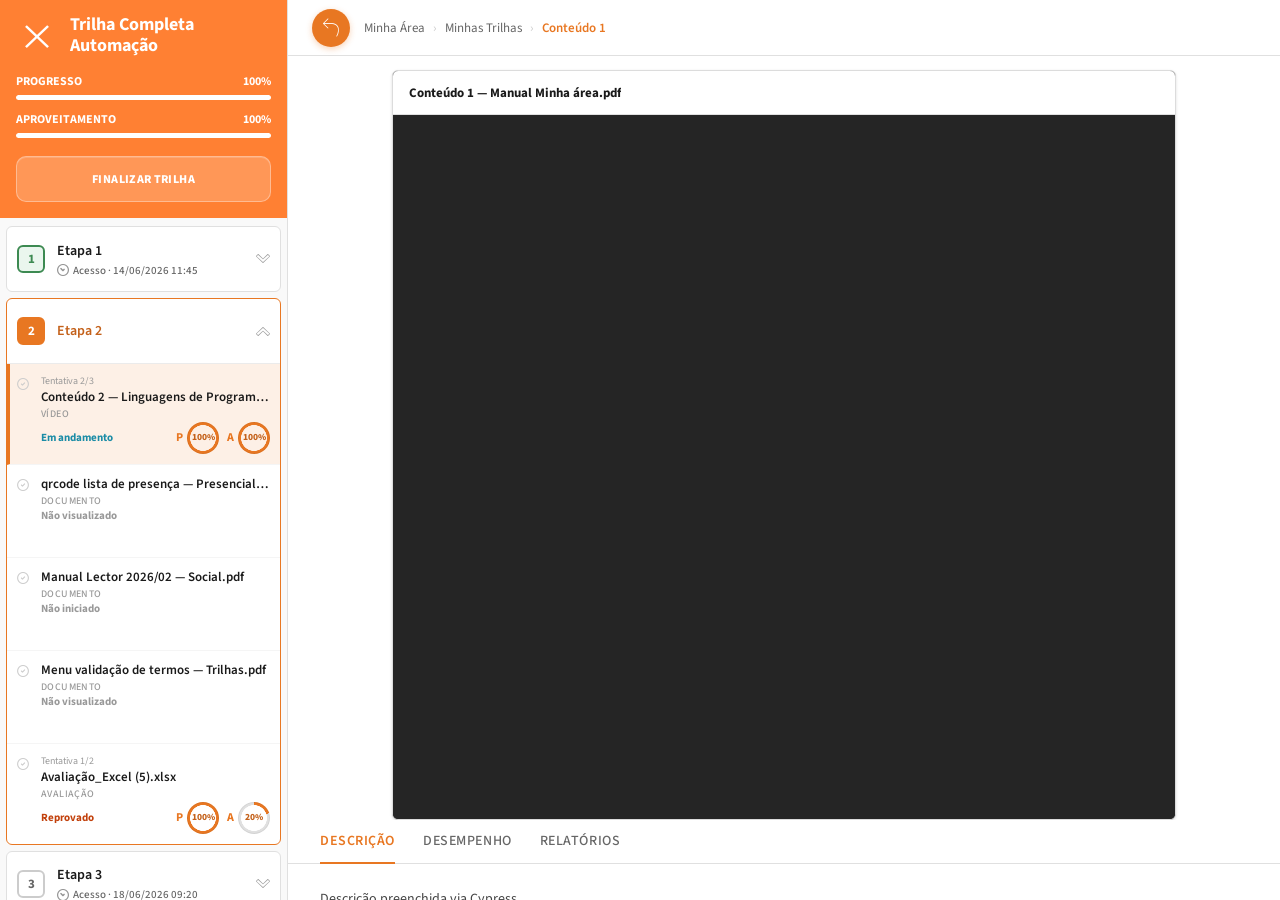
<file: trilha.html>
<!DOCTYPE html>
<html lang="pt-BR">
<head>
<meta charset="UTF-8">
<meta name="viewport" content="width=device-width, initial-scale=1.0">
<title>Trilha Completa Automação — Conteúdo 1</title>
<link rel="preconnect" href="https://fonts.googleapis.com">
<link rel="preconnect" href="https://fonts.gstatic.com" crossorigin>
<link href="https://fonts.googleapis.com/css2?family=Source+Sans+3:wght@400;500;600;700&display=swap" rel="stylesheet">
<link rel="stylesheet" href="assets/lector-icons/css/lector-icons.css">
<style>
  :root{
    --orange:#E87722; --orange-dark:#C4611A; --orange-subtle:#FDF0E6;
    --teal:#1B8CA6; --teal-light:#E4F4F8;
    --green:#3D8A52; --green-light:#EAF6EE; --success:#2E7D32;
    --navy:#1C4B82; --navy-light:#E4EBF5;
    --warn:#B45309; --warn-light:#FEF8EC;
    --n0:#fff; --n50:#F9F9F9; --n100:#F5F5F5; --n200:#EBEBEB; --n300:#E0E0E0;
    --n400:#CCCCCC; --n500:#999999; --n600:#666666; --n700:#444444; --n900:#1A1A1A;
    --ink:#1A1A1A; --muted:#666; --sub:#999;
    --sans:'Source Sans 3','Segoe UI',system-ui,sans-serif;
    --r-sm:4px; --r-md:6px; --r-lg:8px;
    --shadow-sm:0 1px 3px rgba(0,0,0,.08),0 1px 2px rgba(0,0,0,.04);
    --shadow-md:0 4px 6px rgba(0,0,0,.07),0 2px 4px rgba(0,0,0,.05);
  }
  *{box-sizing:border-box;}
  html,body{margin:0;padding:0;height:100%;}
  body{font-family:var(--sans);color:var(--ink);background:var(--n0);font-size:14px;-webkit-font-smoothing:antialiased;}
  .ui-icon{display:inline-flex;align-items:center;justify-content:center;line-height:1;flex:none;}
  .ui-icon:before{width:auto;margin:0;}
  .ui-teal{color:var(--teal);}
  .ui-orange{color:var(--orange);}
  .ui-warn{color:var(--warn);}
  .ui-green{color:var(--green);}
  .ui-navy{color:var(--navy);}
  .page-loader{position:fixed;inset:0;z-index:240;background:#fff;display:flex;align-items:center;justify-content:center;transition:opacity .32s ease,visibility .32s ease;}
  body.page-loaded .page-loader{opacity:0;visibility:hidden;pointer-events:none;}
  .lector-spinner{--size:56px;--blade-width:calc(var(--size)*.06);position:relative;width:var(--size);height:var(--size);transform:rotateZ(45deg);perspective:1000px;}
  .ls-blade{position:absolute;inset:0;border-radius:50%;animation:lsSpin 1s linear infinite;}
  .ls-blade-a{color:var(--orange);transform:rotateX(70deg);}
  .ls-blade-b{color:var(--navy);transform:rotateY(70deg);animation-delay:.4s;}
  @keyframes lsSpin{
    0%,100%{box-shadow:var(--blade-width) 0 0 0 currentcolor;}
    12%{box-shadow:var(--blade-width) var(--blade-width) 0 0 currentcolor;}
    25%{box-shadow:0 var(--blade-width) 0 0 currentcolor;}
    37%{box-shadow:calc(var(--blade-width) * -1) var(--blade-width) 0 0 currentcolor;}
    50%{box-shadow:calc(var(--blade-width) * -1) 0 0 0 currentcolor;}
    62%{box-shadow:calc(var(--blade-width) * -1) calc(var(--blade-width) * -1) 0 0 currentcolor;}
    75%{box-shadow:0 calc(var(--blade-width) * -1) 0 0 currentcolor;}
    87%{box-shadow:var(--blade-width) calc(var(--blade-width) * -1) 0 0 currentcolor;}
  }
  .app{display:flex;height:100vh;overflow:hidden;}
  body.sidebar-collapsed .side{display:none;}

  /* ───── Left panel (trilha context) ───── */
  .side{width:clamp(288px,19vw,340px);flex:none;background:var(--n50);border-right:1px solid var(--n300);display:flex;flex-direction:column;}
  .side-head{padding:14px 16px 8px;background:#ff8033;display:flex;align-items:flex-start;gap:12px;border:0;color:#fff;}
  .side-head > div{order:2;min-width:0;padding-top:1px;}
  .side-head .lbl{display:none;}
  .side-head h1{max-width:170px;font-size:18px;font-weight:700;color:#fff;margin:0;line-height:1.15;}
  .closebtn{width:34px;height:34px;border-radius:50%;border:1.5px solid var(--n300);background:#fff;color:var(--muted);display:flex;align-items:center;justify-content:center;cursor:pointer;flex:none;transition:.12s;}
  .closebtn:hover{border-color:var(--orange);color:var(--orange);}
  .side-head .closebtn{order:1;width:42px;height:42px;margin-top:2px;border:0;border-radius:4px;background:transparent;color:#fff;}
  .side-head .closebtn svg{width:28px;height:28px;}
  .side-head .closebtn .ui-icon{font-size:24px;}
  .side-head .closebtn:hover{background:rgba(255,255,255,.14);color:#fff;border-color:transparent;}

  .progress-box{padding:10px 16px 16px;background:#ff8033;border-bottom:0;display:block;}
  .progress-box .pm{display:block;margin-top:14px;}
  .progress-box .pm:first-child{margin-top:0;}
  .ring{ --p:26; width:56px;height:56px;flex:none;border-radius:50%;position:relative;
    background:conic-gradient(var(--orange) calc(var(--p)*1%), var(--n200) 0);}
  .ring.teal{background:conic-gradient(var(--teal) calc(var(--p)*1%), var(--n200) 0);}
  .ring::after{content:'';position:absolute;inset:6px;background:var(--n50);border-radius:50%;}
  .ring b{position:absolute;inset:0;display:flex;align-items:center;justify-content:center;z-index:1;font-size:14px;font-weight:700;color:var(--ink);}
  .progress-box .ring{display:none;}
  .pm .pt{font-size:12px;font-weight:700;letter-spacing:0;text-transform:uppercase;color:#fff;line-height:1;display:flex;align-items:center;justify-content:space-between;margin-bottom:7px;}
  .pm .pt b{font-size:12px;font-weight:700;color:#fff;}
  .meter{height:5px;border-radius:99px;background:rgba(255,255,255,.34);overflow:hidden;}
  .meter i{display:block;width:calc(var(--p)*1%);height:100%;border-radius:inherit;background:#fff;}
  .side-finish{width:100%;height:46px;margin-top:18px;border:1px solid rgba(255,255,255,.35);border-radius:10px;background:rgba(255,255,255,.18);color:#fff;font-family:var(--sans);font-size:12px;font-weight:800;letter-spacing:.03em;text-transform:uppercase;display:flex;align-items:center;justify-content:center;cursor:pointer;box-shadow:inset 0 1px 0 rgba(255,255,255,.16);}
  .side-finish:hover{background:rgba(255,255,255,.25);}
  .side-mobile-back{display:none;}

  .etapas{flex:1;overflow-y:auto;padding:8px 6px;}
  .etapa{margin-bottom:6px;border:1px solid var(--n300);border-radius:var(--r-md);background:#fff;overflow:hidden;transition:border-color .12s;}
  .etapa.open{border-color:var(--orange);}
  .etapa-h{height:64px;display:flex;align-items:center;gap:12px;padding:12px 10px;cursor:pointer;user-select:none;}
  .etapa-h:hover{background:var(--n50);}
  .node{width:28px;height:28px;border-radius:var(--r-md);flex:none;display:flex;align-items:center;justify-content:center;font-size:13px;font-weight:700;border:2px solid var(--n400);color:var(--n600);background:#fff;}
  .etapa.done .node{background:var(--green-light);border-color:var(--green);color:var(--green);}
  .etapa.open .node{background:var(--orange);border-color:var(--orange);color:#fff;}
  .etapa-h .name{font-size:14px;font-weight:600;color:var(--ink);}
  .eh-mid{flex:1;min-width:0;}
  .eh-date{font-size:11px;font-weight:500;color:var(--muted);margin-top:2px;display:flex;align-items:center;gap:4px;}
  .eh-date svg{flex:none;opacity:.7;}
  .eh-date .ui-icon{font-size:12px;opacity:.7;}
  .eh-date.none{color:var(--sub);font-style:italic;}
  .etapa.open .etapa-h .name{color:var(--orange-dark);}
  .etapa-h .chev{color:var(--sub);transition:transform .2s;}
  .etapa-h .chev .ui-icon{font-size:14px;}
  .etapa.open .etapa-h .chev{transform:rotate(180deg);}
  .etapa-body{border-top:1px solid var(--n200);display:none;}
  .etapa.open .etapa-body{display:block;animation:fade .16s ease;}
  .conteudo{display:flex;align-items:flex-start;gap:8px;padding:10px 8px;border-bottom:1px solid var(--n100);cursor:pointer;transition:background .1s;}
  .conteudo:last-child{border-bottom:none;}
  .conteudo:hover{background:var(--n50);}
  .conteudo.checked:not(.active){background:rgba(61,138,82,.05);}
  .conteudo.checked .ctico{color:var(--green);transition:color .15s;}
  .ctico{transition:color .15s;}
  @property --fpct{syntax:'<number>';initial-value:0;inherits:false;}
  @keyframes fillDonut{from{--fpct:0}to{--fpct:100}}
  @keyframes paAppear{from{opacity:0;transform:scale(.7)}to{opacity:1;transform:scale(1)}}
  .pa-pie.filling{background:radial-gradient(circle at center,var(--n0) 0 54%,transparent 56%),conic-gradient(var(--orange) calc(var(--fpct)*1%),var(--n300) 0);animation:fillDonut .8s cubic-bezier(.25,.8,.25,1) forwards;}
  .pa.pa-new{animation:paAppear .25s ease-out;}
  .conteudo.active{background:var(--orange-subtle);border-left:3px solid var(--orange);padding-left:5px;}
  .conteudo.locked{background:#f7f7f7;cursor:not-allowed;opacity:.74;}
  .conteudo.locked:hover{background:#f7f7f7;}
  .conteudo.locked .ctico{background:#eceff1!important;}
  .conteudo.locked svg{stroke:#a8adb4!important;}
  .conteudo.locked svg [fill]{fill:#a8adb4!important;}
  .conteudo.locked .ui-icon{color:#a8adb4!important;}
  .conteudo.locked .cc-name{color:#858b94;}
  .conteudo.locked .cc-type{color:#a0a5ad;}
  .ctico{width:18px;flex:none;display:flex;align-items:flex-start;padding-top:2px;color:var(--n400);}
  .ctico .ui-icon{font-size:15px;}
  .ctico .ui-icon{font-size:16px;}
  .conteudo .cc-mid{flex:1;min-width:0;display:grid;grid-template-columns:minmax(0,1fr) auto;grid-template-areas:"try try" "name name" "type type" "meta pa";column-gap:10px;row-gap:1px;align-items:center;align-content:start;min-height:72px;}
  .conteudo .cc-name{grid-area:name;font-size:13px;font-weight:600;color:var(--ink);line-height:1.3;white-space:nowrap;overflow:hidden;text-overflow:ellipsis;cursor:default;}
  .conteudo.active .cc-name{font-weight:600;}
  .conteudo .cc-type{grid-area:type;font-size:10px;font-weight:500;letter-spacing:.04em;text-transform:uppercase;color:var(--sub);margin-top:0;display:flex;align-items:center;gap:5px;min-width:0;}
  .pa{grid-area:pa;display:flex;justify-content:flex-end;align-items:center;gap:7px;margin-top:0;padding-right:2px;align-self:center;white-space:nowrap;}
  .pa-item{display:inline-flex;align-items:center;gap:4px;color:var(--orange-dark);}
  .pa .lab{min-width:8px;text-align:center;font-size:12px;font-weight:700;color:var(--orange);line-height:1;}
  .pa-pie{width:32px;height:32px;border-radius:50%;background:radial-gradient(circle at center, var(--n0) 0 56%, transparent 58%), conic-gradient(var(--orange) calc(var(--pct,100)*1%), var(--n300) 0);color:var(--orange-dark);display:inline-flex;align-items:center;justify-content:center;font-size:9.5px;font-weight:800;letter-spacing:0;line-height:1;box-shadow:inset 0 0 0 1px rgba(0,0,0,.06);}
  .conteudo.active .pa-pie{background:radial-gradient(circle at center, var(--orange-subtle) 0 56%, transparent 58%), conic-gradient(var(--orange) calc(var(--pct,100)*1%), #f3c8a1 0);}
  .conteudo.locked .pa-pie{background:radial-gradient(circle at center, #f7f7f7 0 56%, transparent 58%), conic-gradient(#a8adb4 calc(var(--pct,100)*1%), #d9dde2 0);color:#7a8089;}
  .pa .lab-hint{position:relative;display:inline-flex;align-items:center;justify-content:center;cursor:help;outline:none;}
  .pa .lab-hint::before,.pa .lab-hint::after{position:absolute;left:50%;opacity:0;visibility:hidden;pointer-events:none;transition:opacity .12s ease,transform .12s ease,visibility .12s ease;z-index:30;}
  .pa .lab-hint::before{content:"";bottom:calc(100% + 2px);transform:translateX(-50%) translateY(3px);border:5px solid transparent;border-top-color:#1f2937;}
  .pa .lab-hint::after{content:attr(data-hint);bottom:calc(100% + 12px);transform:translateX(-50%) translateY(3px);background:#1f2937;color:#fff;border-radius:4px;padding:5px 7px;font-size:11px;font-weight:700;line-height:1;white-space:nowrap;box-shadow:0 4px 12px rgba(0,0,0,.16);}
  .pa .lab-hint:hover::before,.pa .lab-hint:hover::after,.pa .lab-hint:focus-visible::before,.pa .lab-hint:focus-visible::after{opacity:1;visibility:visible;transform:translateX(-50%) translateY(0);}
  .cc-status{grid-area:meta;font-size:11px;font-weight:700;margin-top:0;line-height:1.2;}
  .cc-status.approved{color:var(--green);}
  .cc-status.failed{color:#c2410c;}
  .cc-status.progress{color:var(--teal);}
  .cc-status.muted{color:var(--sub);}
  .cc-status.blocked{color:#7a8089;}
  .cc-try{grid-area:try;font-size:10px;font-weight:400;color:var(--sub);white-space:nowrap;align-self:center;}
  .cc-meta-row{grid-area:meta;display:flex;align-items:center;justify-content:space-between;gap:12px;margin-top:0;}
  .cc-meta-row .cc-status,.cc-meta-row .cc-try{margin-top:0;}

  /* ───── Main column ───── */
  .main{flex:1;display:flex;flex-direction:column;min-width:0;}
  .topbar{height:56px;flex:none;display:flex;align-items:center;gap:14px;padding:0 24px;border-bottom:1px solid var(--n300);background:#fff;}
  .btn-accent{width:38px;height:38px;border-radius:50%;border:none;background:var(--orange);color:#fff;display:flex;align-items:center;justify-content:center;cursor:pointer;flex:none;transition:.12s;box-shadow:0 2px 6px rgba(232,119,34,.32);padding:0;}
  .btn-accent:hover{background:var(--orange-dark);}
  .btn-accent.center.middle{align-items:center;justify-content:center;}
  .btn-accent[class*=" icon-"]:before{width:auto;margin:0;font-size:18px;line-height:1;}
  .crumbs{display:flex;align-items:center;gap:8px;font-size:13px;color:var(--muted);flex-wrap:wrap;min-width:0;}
  .crumbs .sep{color:var(--n400);}
  .crumbs a{color:var(--muted);text-decoration:none;cursor:pointer;}
  .crumbs a:hover{color:var(--orange);}
  .crumbs .cur{color:var(--orange);font-weight:600;}
  .mobile-crumbs{display:none;}
  .topbar-actions{margin-left:auto;display:flex;align-items:center;gap:16px;}
  .iconbtn{color:var(--sub);cursor:pointer;display:flex;}
  .iconbtn:hover{color:var(--muted);}
  .avatar{width:32px;height:32px;border-radius:50%;background:var(--orange);color:#fff;display:flex;align-items:center;justify-content:center;font-weight:600;font-size:13px;cursor:pointer;}

  .scroll{flex:1;overflow-y:auto;}
  .pagehead{padding:14px 24px 0;}
  .trail-summary{min-height:146px;background:#fff;border:1px solid #dcdcdc;border-radius:6px;box-shadow:0 1px 3px rgba(0,0,0,.14);display:flex;align-items:center;gap:24px;padding:20px 24px;}
  .trail-cover{width:196px;height:112px;margin:0;border:1px solid #ececec;border-radius:7px;overflow:hidden;background:#f6f7f8;flex:none;}
  .trail-cover img{display:block;width:100%;height:100%;object-fit:cover;}
  .trail-copy{min-width:0;flex:1;}
  .trail-copy h2{font-size:22px;font-weight:700;margin:0;color:#111;line-height:1.2;}
  .inline-media-reader{display:none;height:clamp(520px,calc(100vh - 150px),820px);min-height:0;background:#252525;border:1px solid #dcdcdc;border-radius:6px;box-shadow:0 1px 3px rgba(0,0,0,.14);overflow:hidden;flex-direction:column;}
  body.inline-pdf-open .trail-summary,body.inline-video-open .trail-summary{display:none;}
  body.inline-pdf-open .inline-media-reader,body.inline-video-open .inline-media-reader{display:flex;}
  .inline-pdf-head{height:44px;flex:none;background:#fff;border-bottom:1px solid var(--n300);display:flex;align-items:center;padding:0 16px;}
  .inline-pdf-title{font-size:13px;font-weight:700;color:var(--ink);white-space:nowrap;overflow:hidden;text-overflow:ellipsis;}
  /* resource-viewer lateral nav (Lector Live style) */
  .resource-viewer-wrap{display:none;align-items:stretch;}
  body.inline-pdf-open .resource-viewer-wrap,body.inline-video-open .resource-viewer-wrap{display:flex;}
  body.inline-pdf-open .inline-media-reader,body.inline-video-open .inline-media-reader{display:flex;flex:1;min-width:0;}
  .left-arrow-resource-area,.right-arrow-resource-area{flex:none;width:80px;display:flex;align-items:center;justify-content:center;position:relative;overflow:visible;z-index:20;}
  /* The expandable button — starts invisible at 60×60, expands to 375×110 on hover */
  .resource-arrow-btn{
    cursor:pointer;position:absolute;overflow:hidden;
    width:375px;height:110px;
    max-width:60px;max-height:60px;
    display:flex;align-items:center;justify-content:center;
    border-radius:20px;border:2px solid #fff;
    background:#eb6200;color:#fff;
    transition:opacity .3s, max-width .12s ease-in-out, max-height .12s ease-in-out, border-radius .12s;
    opacity:0;
  }
  /* Prev: left-anchored (expands rightward); Next: right-anchored (expands leftward) */
  .left-arrow-resource-area .resource-arrow-btn{left:10px;}
  .right-arrow-resource-area .resource-arrow-btn{right:10px;}
  /* Disabled: gray, no pointer events, still fades in but cannot expand */
  .resource-arrow-btn[disabled]{background:#d2d2d2;color:#888;pointer-events:none;cursor:not-allowed;}
  /* Fade in when hovering anywhere on the viewer container (like Lector Live) */
  .resource-viewer-wrap:hover .resource-arrow-btn{opacity:1;}
  /* Expand on button hover (only non-disabled) */
  .resource-arrow-btn:not([disabled]):hover{max-width:375px;max-height:110px;}
  /* Collapse icon when expanded, reveal preview panel */
  .resource-arrow-btn > .btn-icon{font-size:30px;transition:opacity .15s;}
  .resource-arrow-btn:not([disabled]):hover > .btn-icon{display:none;}
  /* Preview panel — lives inside the button, hidden until expanded */
  .resource-preview-panel{
    display:none;
    width:375px;min-width:375px;height:110px;padding:20px;
    color:#fff;flex:0 0 auto;
    flex-direction:row-reverse;justify-content:space-between;align-items:center;
  }
  .resource-arrow-btn:not([disabled]):hover .resource-preview-panel{display:flex;}
  /* Prev: icon on left, text on right */
  .left-arrow-resource-area .resource-preview-panel{flex-direction:row;}
  .left-arrow-resource-area .resource-preview-text-info{align-items:flex-end;}
  .resource-preview-icon{font-size:45px;flex:none;}
  .resource-preview-text-info{display:flex;flex-direction:column;}
  .resource-preview-label{font-size:14px;opacity:.5;text-align:start;}
  .resource-preview-name{font-weight:600;font-size:16px;line-height:26px;text-align:start;display:-webkit-box;-webkit-line-clamp:2;-webkit-box-orient:vertical;overflow:hidden;text-overflow:ellipsis;word-break:break-all;}
  /* Mobile bottom nav — hidden by default, shown on mobile when viewer is open */
  .inline-content-nav{display:none;justify-content:space-between;align-items:center;margin-top:10px;}
  .inline-content-nav-btn{display:inline-flex;align-items:center;justify-content:center;width:40px;height:40px;border-radius:50%;border:0;background:var(--orange);color:#fff;cursor:pointer;transition:.12s;}
  .inline-content-nav-btn:hover{background:var(--orange-dark);}
  .inline-content-nav-btn:disabled{opacity:.35;cursor:default;pointer-events:none;}
  .inline-content-nav-btn .ui-icon{font-size:15px;}
  /* Training overlay */
  .training-overlay{display:none;position:fixed;inset:0;z-index:200;background:#fff;flex-direction:column;}
  body.training-open .training-overlay{display:flex;}
  body.training-open .app{display:none;}
  .training-header{height:50px;flex:none;background:#fff;border-bottom:1px solid var(--n300);display:flex;align-items:center;padding:0 14px;gap:14px;}
  .training-frame{flex:1;border:0;width:100%;background:#f5f5f5;}
  .training-title{font-size:14px;font-weight:600;color:var(--ink);flex:1;}
  .inline-pdf-frame{width:100%;flex:1;min-height:0;border:0;background:#252525;}
  .inline-video-frame{display:none;width:100%;flex:1;min-height:0;background:#111;object-fit:contain;}
  body.inline-video-open .inline-pdf-frame{display:none;}
  body.inline-video-open .inline-video-frame{display:block;}
  .tabs-wrap{position:relative;}
  .tabs{display:flex;border-bottom:1px solid var(--n300);padding:0 32px;margin-top:0;position:sticky;top:0;background:#fff;z-index:10;cursor:grab;user-select:none;}
  .tabs.dragging{cursor:grabbing;}
  .tab{padding:11px 0;margin-right:28px;font-size:14px;font-weight:500;color:var(--muted);border-bottom:2px solid transparent;margin-bottom:-1px;cursor:pointer;letter-spacing:.04em;text-transform:uppercase;transition:color .12s;white-space:nowrap;}
  .tab:hover{color:var(--ink);}
  .tab.active{color:var(--orange);font-weight:600;border-bottom-color:var(--orange);}
  .tabs-nav-btn{display:none;position:absolute;top:0;bottom:1px;width:38px;align-items:center;z-index:11;border:0;padding:0;margin:0;cursor:pointer;background:transparent;opacity:1;transition:opacity .15s;}
  .tabs-nav-btn.prev{left:0;justify-content:flex-start;background:linear-gradient(to left, rgba(255,255,255,0), #fff 60%);}
  .tabs-nav-btn.next{right:0;justify-content:flex-end;background:linear-gradient(to right, rgba(255,255,255,0), #fff 60%);}
  .tabs-nav-btn .chip{display:flex;align-items:center;justify-content:center;width:26px;height:26px;border-radius:50%;background:#fff;border:1px solid var(--n300);box-shadow:var(--shadow-sm);color:var(--sub);transition:background .15s,border-color .15s,color .15s,transform .1s;}
  .tabs-nav-btn.prev .chip{margin-left:3px;}
  .tabs-nav-btn.next .chip{margin-right:3px;}
  .tabs-nav-btn .chip .ui-icon{font-size:10px;}
  .tabs-nav-btn:hover .chip{background:var(--orange-subtle);border-color:var(--orange);color:var(--orange-dark);}
  .tabs-nav-btn:active .chip{transform:scale(.88);}
  .tabs-wrap.tabs-at-start .tabs-nav-btn.prev{opacity:0;pointer-events:none;}
  .tabs-wrap.tabs-at-end .tabs-nav-btn.next{opacity:0;pointer-events:none;}

  .panel{padding:24px 32px 56px;display:none;}
  .panel.show{display:block;animation:fade .2s ease;}
  @keyframes fade{from{opacity:0;transform:translateY(4px);}to{opacity:1;transform:none;}}

  /* KPI */
  .kpis{display:grid;grid-template-columns:repeat(4,1fr);gap:16px;margin-bottom:18px;}
  .kpi{background:#fff;border:1px solid var(--n300);border-top:3px solid var(--orange);border-radius:var(--r-md);padding:16px 18px;box-shadow:var(--shadow-sm);}
  .kpi.teal{border-top-color:var(--teal);}
  .kpi.navy{border-top-color:var(--navy);}
  .kpi .klbl{font-size:11px;font-weight:700;letter-spacing:.07em;text-transform:uppercase;color:var(--sub);}
  .kpi .kval{font-size:28px;font-weight:700;color:var(--ink);margin-top:8px;line-height:1;}
  .kpi.teal .kval{color:var(--teal);font-size:20px;}
  .kpi.navy .kval{color:var(--navy);}
  .kpi .ksub{font-size:12px;color:var(--muted);margin-top:6px;}

  .card{background:#fff;border:1px solid var(--n300);border-radius:var(--r-md);box-shadow:var(--shadow-sm);}
  .card-head{display:flex;align-items:center;justify-content:space-between;padding:16px 18px 12px;border-bottom:1px solid var(--n200);gap:12px;flex-wrap:wrap;}
  .card-head h3{font-size:16px;font-weight:600;margin:0;color:var(--ink);}
  .card-body{padding:18px;}
  .filters{display:flex;gap:8px;}
  .selpill{font-size:12px;font-weight:600;color:var(--muted);background:var(--n100);border:1px solid var(--n300);border-radius:var(--r-sm);padding:5px 10px;display:inline-flex;align-items:center;gap:6px;cursor:pointer;transition:.12s;}
  .selpill:hover{border-color:var(--n400);}
  .selpill.on{background:var(--orange-subtle);border-color:#f0c79a;color:var(--orange-dark);}
  button.selpill{font-family:var(--sans);}
  .dropdown{position:relative;}
  .dropdown-menu{position:absolute;right:0;top:calc(100% + 6px);min-width:178px;background:#fff;border:1px solid var(--n300);border-radius:var(--r-md);box-shadow:var(--shadow-md);padding:5px;z-index:20;display:none;}
  .dropdown.open .dropdown-menu{display:block;}
  .dd-opt{font-size:13px;color:var(--n700);padding:8px 10px;border-radius:var(--r-sm);cursor:pointer;display:flex;align-items:center;justify-content:space-between;gap:8px;}
  .dd-opt:hover{background:var(--n100);}
  .dd-opt.is-sel{background:var(--orange-subtle);color:var(--orange-dark);font-weight:600;}
  .dd-opt .ck{opacity:0;}
  .dd-opt.is-sel .ck{opacity:1;}
  .dd-chev{transition:transform .2s;}
  .dd-chev.ui-icon{font-size:13px;}
  .dropdown.open .dd-chev{transform:rotate(180deg);}
  .chart-hint{font-size:12px;color:var(--sub);margin-top:12px;}

  /* chart */
  .chart-wrap{display:flex;gap:10px;}
  .yaxis{display:flex;flex-direction:column;justify-content:space-between;height:240px;padding-bottom:42px;font-size:11px;color:var(--sub);text-align:right;width:30px;flex:none;}
  .plot-scroll{flex:1;overflow-x:auto;overflow-y:hidden;}
  .plot-scroll::-webkit-scrollbar{height:9px;}
  .plot-scroll::-webkit-scrollbar-thumb{background:var(--n300);border-radius:99px;}
  .plot-scroll::-webkit-scrollbar-thumb:hover{background:var(--n400);}
  .plot-scroll::-webkit-scrollbar-track{background:var(--n100);border-radius:99px;}
  .plot{position:relative;min-width:100%;}
  .grid-lines{position:absolute;inset:0 0 42px 0;display:flex;flex-direction:column;justify-content:space-between;}
  .grid-lines i{border-top:1px solid var(--n200);height:0;}
  .bars{position:relative;display:flex;align-items:flex-end;gap:18px;height:240px;padding-bottom:42px;}
  .bar-col{flex:1;display:flex;flex-direction:column;align-items:center;justify-content:flex-end;height:100%;position:relative;min-width:0;}
  .bar{width:62%;max-width:54px;background:var(--orange);border-radius:4px 4px 0 0;transition:height .55s cubic-bezier(.2,.7,.2,1),background .12s;cursor:pointer;}
  .bar-col:hover .bar{background:var(--orange-dark);}
  .bar-col .blabel{position:absolute;bottom:-24px;font-size:13px;color:var(--muted);font-weight:500;text-align:center;width:100%;white-space:nowrap;overflow:hidden;text-overflow:ellipsis;}
  .bar-col .bval{position:absolute;top:-22px;font-size:12px;font-weight:700;color:var(--orange-dark);opacity:0;transition:opacity .12s;}
  .bar-col:hover .bval{opacity:1;}

  /* Descrição */
  .desc{max-width:680px;}
  .desc p{font-size:14px;line-height:1.6;color:var(--n700);margin:0 0 14px;}

  /* Relatórios */
  .toolbar{display:flex;gap:10px;margin-bottom:18px;flex-wrap:wrap;}
  .tool{width:40px;height:40px;border-radius:50%;background:var(--orange);color:#fff;display:flex;align-items:center;justify-content:center;cursor:pointer;transition:background .12s;box-shadow:0 2px 5px rgba(232,119,34,.28);}
  .tool:hover{background:var(--orange-dark);}
  .tool .ui-icon{font-size:18px;}
  table{width:100%;border-collapse:collapse;font-size:13px;}
  th{text-align:left;font-size:11px;font-weight:700;letter-spacing:.06em;text-transform:uppercase;color:var(--sub);padding:12px 14px;border-bottom:2px solid var(--n300);}
  th .sort{color:var(--orange);margin-left:4px;}
  td{padding:14px;border-bottom:1px solid var(--n200);color:var(--n700);vertical-align:middle;}
  tr:hover td{background:var(--n50);}
  td.a-good{color:var(--success);font-weight:600;}
  td.a-zero{color:var(--n500);}
  .ct-inline{display:flex;align-items:center;gap:10px;}
  .ct-inline a{color:var(--orange);text-decoration:none;}
  .ct-inline a:hover{text-decoration:underline;}

  /* Leitor de PDF */
  body.reader-open{overflow:hidden;background:#252525;}
  body.reader-open .app{display:none;}
  .reader-screen{display:none;height:100vh;background:#252525;flex-direction:column;}
  body.reader-open .reader-screen{display:flex;}
  .reader-top{height:50px;flex:none;background:#fff;display:flex;align-items:center;padding:0 0 0 14px;}
  .reader-back{height:34px;border:0;border-radius:18px;background:#ff8033;color:#fff;font-family:var(--sans);font-size:13px;font-weight:700;padding:0 17px 0 13px;display:inline-flex;align-items:center;gap:8px;cursor:pointer;box-shadow:0 2px 5px rgba(232,119,34,.24);}
  .reader-back:hover{background:var(--orange-dark);}
  .reader-back svg{width:17px;height:17px;flex:none;}
  .reader-back .ui-icon{font-size:17px;}
  .reader-brand{display:none;margin-left:auto;margin-right:36px;color:#777;font-size:20px;font-weight:700;line-height:1;}
  .reader-brand em{font-size:14px;font-weight:400;font-style:italic;margin-left:2px;}
  body.certificate-reader .reader-brand{display:block;}
  .reader-frame{flex:1;width:100%;border:0;background:#252525;}
  .reader-video-wrap{display:none;flex:1;min-height:0;background:#202020;padding:28px;align-items:center;justify-content:center;}
  .reader-video{width:min(100%,1180px);max-height:calc(100vh - 106px);background:#000;box-shadow:0 18px 42px rgba(0,0,0,.34);}
  body.video-reader .reader-frame{display:none;}
  body.video-reader .reader-video-wrap{display:flex;}
  body.pdf-reader .reader-video-wrap{display:none;}
  body.pdf-reader .reader-frame{display:block;}

  .certificate-overlay{position:fixed;inset:0;z-index:160;background:rgba(0,0,0,.5);display:none;align-items:flex-start;justify-content:center;padding-top:37px;}
  body.certificate-loading .certificate-overlay{display:flex;}
  .certificate-modal{width:min(346px,calc(100vw - 32px));min-height:120px;background:#fff;border-radius:16px;box-shadow:0 18px 42px rgba(0,0,0,.18);padding:22px 20px 22px;}
  .certificate-modal-head{display:flex;align-items:flex-start;justify-content:space-between;gap:18px;margin-bottom:16px;}
  .certificate-modal h3{margin:0;color:#003b79;font-size:20px;font-weight:700;line-height:1.1;}
  .certificate-close{width:28px;height:28px;border:0;background:transparent;color:#667085;display:flex;align-items:center;justify-content:center;cursor:pointer;padding:0;}
  .certificate-close:hover{color:#1f2937;}
  .certificate-close .ui-icon{font-size:22px;}
  .certificate-modal p{margin:0;color:#001b3f;font-size:13px;line-height:1.45;}

  .sidebar-toggle{position:fixed;left:14px;top:9px;z-index:80;width:38px;height:38px;border:0;border-radius:50%;background:#ff8033;color:#fff;display:none;align-items:center;justify-content:center;box-shadow:0 2px 6px rgba(232,119,34,.32);cursor:pointer;}
  .sidebar-toggle:hover{background:var(--orange-dark);}
  .sidebar-toggle .ui-icon{font-size:24px;}
  body.sidebar-collapsed .sidebar-toggle{display:flex;}
  body.sidebar-collapsed .topbar{padding-left:64px;}
  body.reader-open .sidebar-toggle{display:none;}

  @media (min-width:1440px){
    .pagehead{padding:22px 40px 0;}
    .tabs{padding:0 40px;}
    .panel{padding:28px 40px 64px;}
    .trail-summary{min-height:150px;padding-left:30px;padding-right:28px;}
    .kpis{gap:20px;}
    .bars{gap:22px;}
    .bar{max-width:64px;}
  }

  @media (max-width:1100px){
    .side{width:288px;}
    .kpis{grid-template-columns:repeat(2,1fr);}
    .trail-summary{gap:14px;}
    .trail-cover{width:174px;height:98px;}
    .trail-copy h2{font-size:21px;}
  }

  @media (max-width:900px){
    html,body{height:auto;min-height:100%;}
    body{overflow:auto;overflow-x:hidden;background:var(--n50);}
    .app{height:auto;min-height:100vh;overflow:visible;flex-direction:column;}
    body.sidebar-collapsed .app{display:flex;}
    .side{position:fixed;left:0;top:0;bottom:0;z-index:90;width:min(86vw,340px);max-width:340px;height:100vh;border-right:1px solid var(--n300);border-bottom:0;box-shadow:0 18px 42px rgba(0,0,0,.18);}
    .side-head{padding:14px 16px 8px;}
    .side-head h1{max-width:none;}
    .progress-box{display:grid;grid-template-columns:repeat(2,minmax(0,1fr));gap:14px 18px;padding:10px 16px 16px;}
    .progress-box .pm{margin-top:0;}
    .side-finish{grid-column:1 / -1;margin-top:2px;}
    .side-mobile-back{display:flex;align-items:center;justify-content:center;gap:8px;margin:10px 12px 0;height:38px;border:1px solid #f0c79a;border-radius:8px;background:#fff;color:var(--orange-dark);font-family:var(--sans);font-size:13px;font-weight:700;cursor:pointer;}
    .side-mobile-back:hover{background:var(--orange-subtle);}
    .etapas{flex:1;max-height:none;overflow-y:auto;padding:8px 6px 10px;}
    .main{flex:none;min-height:0;background:#fff;}
    .topbar{position:sticky;top:0;z-index:30;padding:0 14px;}
    .topbar .btn-accent,.crumbs{display:none;}
    .mobile-crumbs{display:flex;flex-wrap:wrap;align-items:center;gap:4px 6px;margin:12px 14px 0;font-size:12px;color:var(--muted);}
    .mobile-crumbs a{color:var(--muted);text-decoration:none;}
    .mobile-crumbs .sep{color:var(--n400);}
    .mobile-crumbs .cur{color:var(--orange);font-weight:600;}
    .pagehead{display:none;}
    body.inline-pdf-open .pagehead,body.inline-video-open .pagehead{display:block;padding:10px 10px 0;}
    .inline-media-reader{height:calc(100vh - 72px);min-height:480px;}
    .scroll{overflow:visible;}
    .tabs{top:56px;overflow-x:auto;scrollbar-width:none;}
    .tabs::-webkit-scrollbar{display:none;}
    .tabs-nav-btn{display:flex;}
    .panel{padding:20px 24px 44px;}
    .chart-wrap{min-width:0;}
    .panel[data-panel="relatorios"] .card{overflow-x:auto!important;}
    table{min-width:720px;}
  }

  @media (max-width:760px){
    /* Mobile: hide desktop side arrows, show bottom nav */
    .left-arrow-resource-area,.right-arrow-resource-area{display:none;}
    body.inline-pdf-open .inline-content-nav,body.inline-video-open .inline-content-nav{display:flex;}
    .pagehead{padding:14px 14px 0;}
    .trail-summary{display:grid;grid-template-columns:112px minmax(0,1fr);align-items:center;gap:12px 14px;min-height:0;padding:14px;}
    .trail-cover{width:112px;height:66px;}
    .trail-copy{min-width:0;}
    .trail-copy h2{font-size:18px;}
    .tabs{padding:0 14px;margin-top:14px;}
    .tab{font-size:12px;margin-right:22px;padding:10px 0;}
    .panel{padding:18px 14px 40px;}
    .kpis{grid-template-columns:1fr;gap:12px;}
    .kpi{padding:14px 15px;}
    .kpi .kval{font-size:24px;}
    .kpi.teal .kval{font-size:18px;}
    .card-head{align-items:flex-start;padding:14px 15px 11px;}
    .card-body{padding:14px;}
    .bars{gap:10px;height:220px;}
    .yaxis{height:220px;}
    .toolbar{gap:8px;}
    .tool{width:38px;height:38px;}
    .reader-top{height:48px;padding-left:10px;}
  }

  @media (max-width:520px){
    .side-head{gap:8px;}
    .side-head .closebtn{width:36px;height:36px;}
    .side-head .closebtn svg{width:24px;height:24px;}
    .side-head .closebtn .ui-icon{font-size:22px;}
    .side-head h1{font-size:17px;}
    .progress-box{grid-template-columns:1fr;gap:12px;padding-bottom:14px;}
    .side-finish{margin-top:0;}
    .etapas{max-height:none;padding:6px;}
    .etapa-h{height:64px;padding:11px 9px;}
    .conteudo{padding:10px 8px;}
    .topbar{height:52px;gap:10px;padding:0 10px;}
    .btn-accent{width:34px;height:34px;}
    .crumbs{font-size:12px;}
    .topbar-actions{gap:10px;}
    .iconbtn{display:none;}
    .avatar{width:30px;height:30px;}
    .trail-summary{grid-template-columns:98px minmax(0,1fr);padding:12px;}
    .trail-cover{width:98px;height:58px;}
    .trail-copy h2{font-size:17px;}
    .tabs{top:52px;}
    .plot-scroll{padding-bottom:2px;}
    .bar-col .blabel{font-size:12px;}
    .reader-back{height:34px;font-size:12px;padding:0 14px 0 12px;}
    .reader-video-wrap{padding:12px;background:#111;}
    .reader-video{max-height:calc(100vh - 72px);}
  }

  @media (max-width:420px){
    .conteudo{display:grid;grid-template-columns:28px minmax(0,1fr);gap:8px 9px;}
    .conteudo .ctico{grid-column:1;grid-row:1;}
    .conteudo .cc-mid{grid-column:2;grid-row:1;min-width:0;}
    .pa{flex-wrap:wrap;gap:5px 7px;padding-right:0;}
    .pa-item{gap:3px;}
    .pa-pie{width:30px;height:30px;font-size:9px;}
    .trail-summary{grid-template-columns:88px minmax(0,1fr);gap:10px 12px;}
    .trail-cover{width:88px;height:54px;}
    .trail-copy h2{font-size:16px;}
  }
</style>
</head>
<body>
<div class="page-loader" id="pageLoader" role="status" aria-label="Carregando">
  <div class="lector-spinner">
    <span class="ls-blade ls-blade-a"></span>
    <span class="ls-blade ls-blade-b"></span>
  </div>
</div>
<div class="app">

  <!-- ───────── LEFT PANEL ───────── -->
  <aside class="side">
    <div class="side-head">
      <div>
        <div class="lbl">Trilha</div>
        <h1>Trilha Completa Automação</h1>
      </div>
      <button class="closebtn" title="Sair da trilha" aria-label="Sair">
        <i class="ui-icon icon-close" aria-hidden="true"></i>
      </button>
    </div>

    <div class="progress-box">
      <div class="pm">
        <div class="pt"><span>Progresso</span><b>100%</b></div>
        <div class="meter" style="--p:100;"><i></i></div>
      </div>
      <div class="pm">
        <div class="pt"><span>Aproveitamento</span><b>100%</b></div>
        <div class="meter" style="--p:100;"><i></i></div>
      </div>
      <button class="side-finish" type="button">
        <span>Finalizar trilha</span>
      </button>
    </div>

    <button class="side-mobile-back" type="button" aria-label="Voltar">
      <i class="ui-icon icon-arrow-left" aria-hidden="true"></i>
      <span>Voltar</span>
    </button>

    <div class="etapas">
      <!-- Etapa 1 -->
      <div class="etapa done">
        <div class="etapa-h">
          <div class="node">1</div>
          <div class="eh-mid">
            <div class="name">Etapa 1</div>
            <div class="eh-date"><i class="ui-icon icon-clock" aria-hidden="true"></i>Acesso · 14/06/2026 11:45</div>
          </div>
          <span class="chev"><i class="ui-icon icon-pointer-down" aria-hidden="true"></i></span>
        </div>
        <div class="etapa-body">
          <div class="conteudo" data-open-pdf="uploads/manual-minha-area.pdf" role="button" tabindex="0">
            <div class="ctico" style="background:var(--teal-light)"><i class="ui-icon icon-pdf ui-teal" aria-hidden="true"></i></div>
            <div class="cc-mid">
              <div class="cc-try">Tentativa 1/2</div>
              <div class="pa">
                <span class="pa-item" style="--pct:100"><span class="lab" title="Progresso: 100%">P</span><span class="pa-pie">100%</span></span>
                <span class="pa-item" style="--pct:100"><span class="lab" title="Aproveitamento: 100%">A</span><span class="pa-pie">100%</span></span>
              </div>
              <div class="cc-name" title="Conteúdo 1 — Manual Minha área.pdf">Conteúdo 1 — Manual Minha área.pdf</div>
              <div class="cc-type">Documento</div>
              <div class="cc-meta-row"><div class="cc-status approved">Aprovado</div></div>
            </div>
          </div>
          <div class="conteudo" data-open-training="index.html" role="button" tabindex="0">
            <div class="ctico" style="background:var(--navy-light)"><i class="ui-icon icon-play ui-navy" aria-hidden="true"></i></div>
            <div class="cc-mid">
              <div class="cc-name" title="Conteúdo 2 — Treinamento Skill Suporte Lector">Conteúdo 2 — Treinamento Skill Suporte Lector</div>
              <div class="cc-type">Treinamento</div>
              <div class="cc-meta-row"><div class="cc-status not-started">Não iniciado</div></div>
            </div>
          </div>
        </div>
      </div>

      <!-- Etapa 2 (open / current) -->
      <div class="etapa open">
        <div class="etapa-h">
          <div class="node">2</div>
          <div class="eh-mid">
            <div class="name">Etapa 2</div>
          </div>
          <span class="chev"><i class="ui-icon icon-pointer-down" aria-hidden="true"></i></span>
        </div>
        <div class="etapa-body">
          <div class="conteudo active" data-open-video="uploads/linguagens-programacao.mp4" role="button" tabindex="0">
            <div class="ctico" style="background:var(--orange-subtle)"><i class="ui-icon icon-play-media ui-orange" aria-hidden="true"></i></div>
            <div class="cc-mid">
              <div class="cc-try">Tentativa 2/3</div>
              <div class="pa">
                <span class="pa-item" style="--pct:100"><span class="lab" title="Progresso: 100%">P</span><span class="pa-pie">100%</span></span>
                <span class="pa-item" style="--pct:100"><span class="lab" title="Aproveitamento: 100%">A</span><span class="pa-pie">100%</span></span>
              </div>
              <div class="cc-name" title="Conteúdo 2 — Linguagens de Programação">Conteúdo 2 — Linguagens de Programação</div>
              <div class="cc-type">Vídeo</div>
              <div class="cc-meta-row"><div class="cc-status progress">Em andamento</div></div>
            </div>
          </div>
          <div class="conteudo" data-open-pdf="uploads/manual-minha-area.pdf" role="button" tabindex="0">
            <div class="ctico" style="background:var(--teal-light)"><i class="ui-icon icon-png ui-teal" aria-hidden="true"></i></div>
            <div class="cc-mid"><div class="cc-name" title="qrcode lista de presença — Presencial.png">qrcode lista de presença — Presencial.png</div><div class="cc-type">Documento</div><div class="cc-status muted">Não visualizado</div></div>
          </div>
          <div class="conteudo" data-open-pdf="uploads/manual-minha-area.pdf" role="button" tabindex="0">
            <div class="ctico" style="background:var(--teal-light)"><i class="ui-icon icon-pdf ui-teal" aria-hidden="true"></i></div>
            <div class="cc-mid"><div class="cc-name" title="Manual Lector 2026/02 — Social.pdf">Manual Lector 2026/02 — Social.pdf</div><div class="cc-type">Documento</div><div class="cc-status muted">Não iniciado</div></div>
          </div>
          <div class="conteudo" data-open-pdf="uploads/manual-minha-area.pdf" role="button" tabindex="0">
            <div class="ctico" style="background:var(--teal-light)"><i class="ui-icon icon-pdf ui-teal" aria-hidden="true"></i></div>
            <div class="cc-mid"><div class="cc-name" title="Menu validação de termos — Trilhas.pdf">Menu validação de termos — Trilhas.pdf</div><div class="cc-type">Documento</div><div class="cc-status muted">Não visualizado</div></div>
          </div>
          <div class="conteudo" data-open-avaliacao="avaliacao.html" role="button" tabindex="0">
            <div class="ctico" style="background:var(--warn-light)"><i class="ui-icon icon-file-xls ui-warn" aria-hidden="true"></i></div>
            <div class="cc-mid">
              <div class="cc-try">Tentativa 1/2</div>
              <div class="pa">
                <span class="pa-item" style="--pct:100"><span class="lab" title="Progresso: 100%">P</span><span class="pa-pie">100%</span></span>
                <span class="pa-item" style="--pct:20"><span class="lab" title="Aproveitamento: 20%">A</span><span class="pa-pie">20%</span></span>
              </div>
              <div class="cc-name" title="Avaliação_Excel (5).xlsx">Avaliação_Excel (5).xlsx</div>
              <div class="cc-type">Avaliação</div>
              <div class="cc-meta-row"><div class="cc-status failed">Reprovado</div></div>
            </div>
          </div>
        </div>
      </div>

      <!-- Etapa 3 -->
      <div class="etapa">
        <div class="etapa-h">
          <div class="node">3</div>
          <div class="eh-mid">
            <div class="name">Etapa 3</div>
            <div class="eh-date"><i class="ui-icon icon-clock" aria-hidden="true"></i>Acesso · 18/06/2026 09:20</div>
          </div>
          <span class="chev"><i class="ui-icon icon-pointer-down" aria-hidden="true"></i></span>
        </div>
        <div class="etapa-body">
          <div class="conteudo locked" aria-disabled="true">
            <div class="ctico" style="background:var(--warn-light)"><i class="ui-icon icon-questions ui-warn" aria-hidden="true"></i></div>
            <div class="cc-mid"><div class="cc-name">todas na mesma página Thiago</div><div class="cc-type">Avaliação</div><div class="cc-status blocked">Conteúdo bloqueado</div></div>
          </div>
          <div class="conteudo locked" aria-disabled="true">
            <div class="ctico" style="background:var(--warn-light)"><i class="ui-icon icon-questions ui-warn" aria-hidden="true"></i></div>
            <div class="cc-mid"><div class="cc-name">uma por página Thiago</div><div class="cc-type">Avaliação</div><div class="cc-status blocked">Conteúdo bloqueado</div></div>
          </div>
          <div class="conteudo locked" aria-disabled="true">
            <div class="ctico" style="background:var(--warn-light)"><i class="ui-icon icon-questions ui-warn" aria-hidden="true"></i></div>
            <div class="cc-mid"><div class="cc-name">Reação uma por página Thiago</div><div class="cc-type">Avaliação</div><div class="cc-status blocked">Conteúdo bloqueado</div></div>
          </div>
          <div class="conteudo locked" aria-disabled="true">
            <div class="ctico" style="background:var(--warn-light)"><i class="ui-icon icon-questions ui-warn" aria-hidden="true"></i></div>
            <div class="cc-mid"><div class="cc-name">Reação todas em uma página Thiago</div><div class="cc-type">Avaliação</div><div class="cc-status blocked">Conteúdo bloqueado</div></div>
          </div>
        </div>
      </div>
      <!-- Etapa 4 -->
      <div class="etapa">
        <div class="etapa-h">
          <div class="node">4</div>
          <div class="eh-mid">
            <div class="name">Etapa 4</div>
          </div>
          <span class="chev"><i class="ui-icon icon-pointer-down" aria-hidden="true"></i></span>
        </div>
        <div class="etapa-body">
          <div class="conteudo" data-open-pdf="uploads/manual-minha-area.pdf" role="button" tabindex="0">
            <div class="ctico"></div>
            <div class="cc-mid"><div class="cc-name" title="Checklist - HML - Mika (4).xlsx">Checklist - HML - Mika (4).xlsx</div><div class="cc-type">Documento</div><div class="cc-status muted">Não iniciado</div></div>
          </div>
          <div class="conteudo" data-open-pdf="uploads/manual-minha-area.pdf" role="button" tabindex="0">
            <div class="ctico"></div>
            <div class="cc-mid"><div class="cc-name" title="Apresentação faculdade socialização 14.07 2 (7).pptx">Apresentação faculdade socialização 14.07 2 (7).pptx</div><div class="cc-type">Documento</div><div class="cc-status muted">Não iniciado</div></div>
          </div>
        </div>
      </div>
    </div>
  </aside>

  <!-- ───────── MAIN ───────── -->
  <div class="main">
    <div class="topbar">
      <button id="hideResource" ng-if="!showFinishtrail()" ng-click="hideResource()" class="btn-accent icon-undo center middle ng-scope" title="Voltar" aria-label="Voltar"></button>
      <nav class="crumbs">
        <a>Minha Área</a><span class="sep">›</span>
        <a>Minhas Trilhas</a><span class="sep">›</span>
        <span class="cur">Conteúdo 1</span>
      </nav>
    </div>

    <div class="scroll">
      <nav class="mobile-crumbs" aria-label="Caminho de navegação">
        <a>Minha Área</a><span class="sep">›</span>
        <a>Minhas Trilhas</a><span class="sep">›</span>
        <span class="cur">Nome Trilha</span>
      </nav>
      <div class="pagehead">
        <section class="trail-summary" aria-label="Resumo da trilha">
          <figure class="trail-cover">
            <img src="uploads/trail-automation-cover.png" alt="Imagem da trilha de automação">
          </figure>
          <div class="trail-copy">
            <h2>Trilha Completa Automação</h2>
          </div>
        </section>
        <div class="resource-viewer-wrap">
          <div class="left-arrow-resource-area">
            <button class="resource-arrow-btn" id="inlineNavPrev" type="button" aria-label="Conteúdo anterior" disabled>
              <i class="btn-icon ui-icon icon-left-open" aria-hidden="true"></i>
              <div class="resource-preview-panel">
                <i class="resource-preview-icon ui-icon icon-left-open" aria-hidden="true"></i>
                <div class="resource-preview-text-info">
                  <div class="resource-preview-label">Conteúdo anterior</div>
                  <div class="resource-preview-name" id="prevPreviewName">—</div>
                </div>
              </div>
            </button>
          </div>
          <section class="inline-media-reader" aria-label="Conteúdo da trilha">
            <div class="inline-pdf-head">
              <strong class="inline-pdf-title" id="inlineMediaTitle">Conteúdo 1</strong>
            </div>
            <iframe class="inline-pdf-frame" id="inlinePdfFrame" title="Conteúdo 1"></iframe>
            <video class="inline-video-frame" id="inlineVideoFrame" controls playsinline></video>
          </section>
          <div class="right-arrow-resource-area">
            <button class="resource-arrow-btn" id="inlineNavNext" type="button" aria-label="Próximo conteúdo">
              <i class="btn-icon ui-icon icon-right-open" aria-hidden="true"></i>
              <div class="resource-preview-panel">
                <i class="resource-preview-icon ui-icon icon-right-open" aria-hidden="true"></i>
                <div class="resource-preview-text-info">
                  <div class="resource-preview-label">Próximo conteúdo</div>
                  <div class="resource-preview-name" id="resourcePreviewName">—</div>
                </div>
              </div>
            </button>
          </div>
        </div>
        <!-- Mobile bottom nav (hidden on desktop via CSS, shown on mobile ≤760px) -->
        <div class="inline-content-nav">
          <button class="inline-content-nav-btn" type="button" id="mobileNavPrev" aria-label="Conteúdo anterior">
            <i class="ui-icon icon-arrow-left" aria-hidden="true"></i>
          </button>
          <button class="inline-content-nav-btn" type="button" id="mobileNavNext" aria-label="Próximo conteúdo">
            <i class="ui-icon icon-arrow-right" aria-hidden="true"></i>
          </button>
        </div>
      </div>
      <div class="tabs-wrap">
        <div class="tabs">
          <div class="tab active" data-tab="descricao">Descrição</div>
          <div class="tab" data-tab="desempenho">Desempenho</div>
          <div class="tab" data-tab="relatorios">Relatórios</div>
        </div>
        <button type="button" class="tabs-nav-btn prev" aria-label="Aba anterior"><span class="chip"><i class="ui-icon icon-arrow-left" aria-hidden="true"></i></span></button>
        <button type="button" class="tabs-nav-btn next" aria-label="Próxima aba"><span class="chip"><i class="ui-icon icon-arrow-right" aria-hidden="true"></i></span></button>
      </div>

      <!-- ===== DESEMPENHO ===== -->
      <section class="panel" data-panel="desempenho">
        <div class="kpis">
          <div class="kpi"><div class="klbl">Aproveitamento requerido</div><div class="kval">20%</div></div>
          <div class="kpi"><div class="klbl">Aproveitamento parcial</div><div class="kval">12.5%</div></div>
          <div class="kpi teal"><div class="klbl">Status atual</div><div class="kval">EM ANDAMENTO</div></div>
          <div class="kpi navy"><div class="klbl">Carga horária</div><div class="kval">01H30M</div></div>
        </div>

        <div class="card">
          <div class="card-head">
            <h3>Aproveitamento por conteúdo</h3>
            <div class="dropdown" id="etapaFilter">
              <button class="selpill on" id="filterTrigger" type="button" aria-haspopup="listbox" aria-expanded="false">
                <span id="filterLabel">Etapa 2</span>
                <i class="ui-icon icon-pointer-down dd-chev" aria-hidden="true"></i>
              </button>
              <div class="dropdown-menu" id="filterMenu" role="listbox">
                <div class="dd-opt" data-key="all" role="option">Todas as etapas <span class="ck">✓</span></div>
                <div class="dd-opt" data-key="e1" role="option">Etapa 1 <span class="ck">✓</span></div>
                <div class="dd-opt is-sel" data-key="e2" role="option">Etapa 2 <span class="ck">✓</span></div>
                <div class="dd-opt" data-key="e3" role="option">Etapa 3 <span class="ck">✓</span></div>
                <div class="dd-opt" data-key="e4" role="option">Etapa 4 <span class="ck">✓</span></div>
              </div>
            </div>
          </div>
          <div class="card-body">
            <div class="chart-wrap">
              <div class="yaxis"><span>100</span><span>75</span><span>50</span><span>25</span><span>0</span></div>
              <div class="plot-scroll">
                <div class="plot" id="plot">
                  <div class="grid-lines"><i></i><i></i><i></i><i></i><i></i></div>
                  <div class="bars" id="bars"></div>
                </div>
              </div>
            </div>
            <div class="chart-hint" id="chartHint"></div>
          </div>
        </div>
      </section>

      <!-- ===== DESCRIÇÃO ===== -->
      <section class="panel show" data-panel="descricao">
        <div class="desc">
          <p>Descrição preenchida via Cypress.</p>
          <p>Este conteúdo faz parte da <strong>Etapa 2 — Ferramentas</strong> da Trilha Completa Automação. Conclua o vídeo e os documentos de apoio para liberar a avaliação e avançar para a próxima etapa.</p>
        </div>
      </section>

      <!-- ===== RELATÓRIOS ===== -->
      <section class="panel" data-panel="relatorios">
        <div class="toolbar">
          <div class="tool" title="Filtros"><svg width="18" height="18" viewBox="0 0 24 24" fill="none" stroke="currentColor" stroke-width="2" stroke-linecap="round" stroke-linejoin="round"><line x1="4" y1="21" x2="4" y2="14"/><line x1="4" y1="10" x2="4" y2="3"/><line x1="12" y1="21" x2="12" y2="12"/><line x1="12" y1="8" x2="12" y2="3"/><line x1="20" y1="21" x2="20" y2="16"/><line x1="20" y1="12" x2="20" y2="3"/><line x1="1" y1="14" x2="7" y2="14"/><line x1="9" y1="8" x2="15" y2="8"/><line x1="17" y1="16" x2="23" y2="16"/></svg></div>
          <div class="tool" title="Copiar"><i class="ui-icon icon-copy" aria-hidden="true"></i></div>
          <div class="tool" title="Exportar Excel"><i class="ui-icon icon-file-xls" aria-hidden="true"></i></div>
          <div class="tool" title="Exportar CSV"><i class="ui-icon icon-file-csv" aria-hidden="true"></i></div>
          <div class="tool" title="Exportar PDF"><i class="ui-icon icon-pdf" aria-hidden="true"></i></div>
          <div class="tool" title="Imprimir"><i class="ui-icon icon-printer" aria-hidden="true"></i></div>
        </div>
        <div class="card" style="overflow:hidden;">
          <table>
            <thead>
              <tr>
                <th style="width:55%">Conteúdo <span class="sort">▾</span></th>
                <th>Aproveitamento</th>
                <th>Carga horária</th>
                <th>Data de conclusão</th>
              </tr>
            </thead>
            <tbody>
              <tr><td><div class="ct-inline"><span>Conteúdo 1 — <a>Manual Lector 2026/01 — Minha área.pdf</a></span></div></td><td class="a-good">100,00%</td><td>—</td><td>—</td></tr>
              <tr><td><div class="ct-inline"><span>Conteúdo 2 — <a>Linguagens-de-Programacao (2).webp</a></span></div></td><td class="a-good">100,00%</td><td>—</td><td>—</td></tr>
              <tr><td><div class="ct-inline"><span>Conteúdo 3 — <a>qrcode lista de presença — Presencial.png</a></span></div></td><td class="a-zero">0,00%</td><td>—</td><td>—</td></tr>
              <tr><td><div class="ct-inline"><span>Conteúdo 4 — <a>Manual Lector 2026/02 — Social.pdf</a></span></div></td><td class="a-zero">0,00%</td><td>—</td><td>—</td></tr>
              <tr><td><div class="ct-inline"><span>Conteúdo 5 — <a>Treinamento Trilha Automação 1</a></span></div></td><td class="a-zero">0,00%</td><td>01:30:00</td><td>—</td></tr>
              <tr><td><div class="ct-inline"><span>Conteúdo 6 — <a>todas na mesma página Thiago</a></span></div></td><td class="a-zero">0,00%</td><td>—</td><td>—</td></tr>
              <tr><td><div class="ct-inline"><span>Conteúdo 7 — <a>uma por página Thiago</a></span></div></td><td class="a-zero">0,00%</td><td>—</td><td>—</td></tr>
            </tbody>
          </table>
        </div>
      </section>

    </div>
  </div>
</div>

<!-- ===== Training overlay ===== -->
<div class="training-overlay" id="trainingOverlay" aria-label="Tela de Treinamento">
  <span class="training-title" id="trainingTitle" style="display:none"></span>
  <iframe class="training-frame" id="trainingFrame" src="" title="Treinamento" allowfullscreen></iframe>
</div>

<section class="reader-screen" aria-label="Leitor de PDF">
  <div class="reader-top">
    <button class="reader-back" type="button" id="readerBack" aria-label="Voltar para a trilha">
      <i class="ui-icon icon-arrow-left" aria-hidden="true"></i>
      <span>Voltar para a trilha</span>
    </button>
    <div class="reader-brand" aria-hidden="true">Lector<em>live</em></div>
  </div>
  <iframe class="reader-frame" id="pdfFrame" title="Manual Minha área"></iframe>
  <div class="reader-video-wrap">
    <video class="reader-video" id="videoFrame" controls playsinline></video>
  </div>
</section>

<div class="certificate-overlay" role="dialog" aria-modal="true" aria-labelledby="certificateTitle">
  <div class="certificate-modal">
    <div class="certificate-modal-head">
      <h3 id="certificateTitle">Certificado</h3>
      <button class="certificate-close" type="button" id="certificateClose" aria-label="Fechar">
        <i class="ui-icon icon-close" aria-hidden="true"></i>
      </button>
    </div>
    <p>Aguarde enquanto seu certificado está sendo gerado.</p>
  </div>
</div>

<button class="sidebar-toggle" type="button" id="sidebarToggle" aria-label="Mostrar menu da trilha">
  <i class="ui-icon icon-menu-burger" aria-hidden="true"></i>
</button>

<script>
  window.addEventListener('load',()=>{
    window.setTimeout(()=>document.body.classList.add('page-loaded'), 650);
  });

  // ── tab switching ──
  const tabs = document.querySelectorAll('.tab');
  const panels = document.querySelectorAll('.panel');
  function activate(name){
    tabs.forEach(t=>t.classList.toggle('active', t.dataset.tab===name));
    panels.forEach(p=>p.classList.toggle('show', p.dataset.panel===name));
    try{ localStorage.setItem('lector-trilha-tab', name); }catch(e){}
    if(name==='desempenho') renderChart(currentKey);
  }
  tabs.forEach(t=>t.addEventListener('click',()=>activate(t.dataset.tab)));

  // ── navegação das abas (setas < >) ──
  const tabsEl = document.querySelector('.tabs');
  const tabsWrap = document.querySelector('.tabs-wrap');
  const tabsPrevBtn = document.querySelector('.tabs-nav-btn.prev');
  const tabsNextBtn = document.querySelector('.tabs-nav-btn.next');
  function syncTabsFade(){
    if(!tabsEl || !tabsWrap) return;
    const atStart = tabsEl.scrollLeft <= 2;
    const atEnd = tabsEl.scrollLeft + tabsEl.clientWidth >= tabsEl.scrollWidth - 2;
    tabsWrap.classList.toggle('tabs-at-start', atStart);
    tabsWrap.classList.toggle('tabs-at-end', atEnd);
  }
  function scrollTabsBy(dir){
    if(!tabsEl) return;
    tabsEl.scrollBy({left: dir * tabsEl.clientWidth * 0.7, behavior:'smooth'});
  }
  if(tabsEl){
    tabsEl.addEventListener('scroll', syncTabsFade);
    window.addEventListener('resize', syncTabsFade);
    syncTabsFade();
  }
  if(tabsPrevBtn) tabsPrevBtn.addEventListener('click', ()=>scrollTabsBy(-1));
  if(tabsNextBtn) tabsNextBtn.addEventListener('click', ()=>scrollTabsBy(1));

  // ── arrastar com o mouse para rolar as abas (toque já rola nativamente) ──
  // Nota: NÃO usamos setPointerCapture pois ele faz mouseup/click disparar no
  // container em vez do .tab filho, quebrando o clique nas abas.
  if(tabsEl){
    let dragActive = false, dragMoved = false, dragStartX = 0, dragStartScroll = 0;
    tabsEl.addEventListener('mousedown', (e)=>{
      dragActive = true; dragMoved = false;
      dragStartX = e.clientX;
      dragStartScroll = tabsEl.scrollLeft;
      tabsEl.classList.add('dragging');
    });
    window.addEventListener('mousemove', (e)=>{
      if(!dragActive) return;
      const dx = e.clientX - dragStartX;
      if(Math.abs(dx) > 8){
        dragMoved = true;
        tabsEl.scrollLeft = dragStartScroll - dx;
      }
    });
    function endTabsDrag(){ dragActive = false; tabsEl.classList.remove('dragging'); }
    window.addEventListener('mouseup', endTabsDrag);
    // Intercepta clique após arraste real para não trocar de aba
    tabsEl.addEventListener('click', (e)=>{
      if(dragMoved){ e.stopPropagation(); e.preventDefault(); dragMoved = false; }
    }, true);
  }

  // ── recolher/mostrar sidebar ──
  const sidebarClose = document.querySelector('.side-head .closebtn');
  const sidebarToggle = document.getElementById('sidebarToggle');
  const mobileSidebarQuery = window.matchMedia('(max-width: 900px)');
  function syncSidebarMode(){
    if(mobileSidebarQuery.matches) document.body.classList.add('sidebar-collapsed');
    else document.body.classList.remove('sidebar-collapsed');
  }
  syncSidebarMode();
  if(mobileSidebarQuery.addEventListener) mobileSidebarQuery.addEventListener('change', syncSidebarMode);
  else mobileSidebarQuery.addListener(syncSidebarMode);
  sidebarClose.addEventListener('click',()=>document.body.classList.add('sidebar-collapsed'));
  sidebarToggle.addEventListener('click',()=>document.body.classList.remove('sidebar-collapsed'));

  // ── leitor de mídias ──
  const pdfFrame = document.getElementById('pdfFrame');
  const inlinePdfFrame = document.getElementById('inlinePdfFrame');
  const inlineVideoFrame = document.getElementById('inlineVideoFrame');
  const inlineMediaTitle = document.getElementById('inlineMediaTitle');
  const videoFrame = document.getElementById('videoFrame');
  const readerBack = document.getElementById('readerBack');
  const sideFinish = document.querySelector('.side-finish');
  const certificateClose = document.getElementById('certificateClose');
  let certificateTimer;
  function resetReader(){
    pdfFrame.src = 'about:blank';
    videoFrame.pause();
    videoFrame.removeAttribute('src');
    videoFrame.load();
    document.body.classList.remove('pdf-reader','video-reader','certificate-reader');
  }
  function openPdfReader(src){
    closeInlineMedia();
    resetReader();
    pdfFrame.src = src + '#toolbar=1&navpanes=1&view=FitH';
    document.body.classList.add('reader-open','pdf-reader');
  }
  function openInlinePdf(src,title){
    closeInlineMedia();
    inlineMediaTitle.textContent = title || 'Conteúdo 1';
    inlinePdfFrame.src = src + '#toolbar=1&navpanes=1&view=FitH';
    document.body.classList.add('inline-pdf-open');
    document.querySelector('.scroll').scrollTop = 0;
    if(window.matchMedia('(max-width:900px)').matches){
      document.body.classList.add('sidebar-collapsed');
    }
  }
  function openInlineVideo(src,title){
    closeInlineMedia();
    inlineMediaTitle.textContent = title || 'Conteúdo 1';
    inlineVideoFrame.src = src;
    document.body.classList.add('inline-video-open');
    document.querySelector('.scroll').scrollTop = 0;
    if(window.matchMedia('(max-width:900px)').matches){
      document.body.classList.add('sidebar-collapsed');
    }
    inlineVideoFrame.play().catch(()=>{});
  }
  function closeInlineMedia(){
    document.body.classList.remove('inline-pdf-open','inline-video-open');
    inlinePdfFrame.src = 'about:blank';
    inlineVideoFrame.pause();
    inlineVideoFrame.removeAttribute('src');
    inlineVideoFrame.load();
  }
  function openVideoReader(src){
    closeInlineMedia();
    resetReader();
    videoFrame.src = src;
    document.body.classList.add('reader-open','video-reader');
  }
  function closePdfReader(){
    document.body.classList.remove('reader-open');
    resetReader();
  }
  function closeCertificateModal(){
    window.clearTimeout(certificateTimer);
    document.body.classList.remove('certificate-loading');
  }
  function openCertificateFlow(){
    closeCertificateModal();
    document.body.classList.add('certificate-loading');
    certificateTimer = window.setTimeout(()=>{
      document.body.classList.remove('certificate-loading');
      openPdfReader('uploads/Certificado.pdf');
      document.body.classList.add('certificate-reader');
    }, 1400);
  }
  // ── navegação anterior/próximo conteúdo ──
  const navItems = Array.from(document.querySelectorAll('.conteudo[data-open-pdf], .conteudo[data-open-video], .conteudo[data-open-training], .conteudo[data-open-avaliacao]'));
  let currentContentIndex = -1;
  const inlineNavPrev = document.getElementById('inlineNavPrev');
  const inlineNavNext = document.getElementById('inlineNavNext');
  const resourcePreviewName = document.getElementById('resourcePreviewName');
  const prevPreviewName = document.getElementById('prevPreviewName');
  const mobileNavPrev = document.getElementById('mobileNavPrev');
  const mobileNavNext = document.getElementById('mobileNavNext');
  function updateNavButtons(){
    const atStart = currentContentIndex <= 0;
    const atEnd = currentContentIndex < 0 || currentContentIndex >= navItems.length - 1;
    inlineNavPrev.disabled = atStart;
    inlineNavNext.disabled = atEnd;
    if(mobileNavPrev) mobileNavPrev.disabled = atStart;
    if(mobileNavNext) mobileNavNext.disabled = atEnd;
    if(resourcePreviewName){
      const nextItem = navItems[currentContentIndex + 1];
      resourcePreviewName.textContent = nextItem ? (nextItem.querySelector('.cc-name')?.textContent.trim() || '—') : '—';
    }
    if(prevPreviewName){
      const prevItem = navItems[currentContentIndex - 1];
      prevPreviewName.textContent = prevItem ? (prevItem.querySelector('.cc-name')?.textContent.trim() || '—') : '—';
    }
  }
  function openContentByIndex(i){
    const item = navItems[i];
    if(!item) return;
    currentContentIndex = i;
    const title = item.querySelector('.cc-name')?.textContent.trim();
    if(item.dataset.openPdf) openInlinePdf(item.dataset.openPdf, title);
    else if(item.dataset.openVideo) openInlineVideo(item.dataset.openVideo, title);
    else if(item.dataset.openTraining){ document.body.classList.remove('training-open'); openTraining(item.dataset.openTraining, title); }
    else if(item.dataset.openAvaliacao){ document.body.classList.remove('training-open'); openTraining(item.dataset.openAvaliacao, title); }
    updateNavButtons();
    updateTrainingNav();
  }
  inlineNavPrev.addEventListener('click',()=>openContentByIndex(currentContentIndex-1));
  inlineNavNext.addEventListener('click',()=>openContentByIndex(currentContentIndex+1));
  if(mobileNavPrev) mobileNavPrev.addEventListener('click',()=>openContentByIndex(currentContentIndex-1));
  if(mobileNavNext) mobileNavNext.addEventListener('click',()=>openContentByIndex(currentContentIndex+1));
  // ── Training overlay ──
  const trainingFrame = document.getElementById('trainingFrame');
  const trainingTitle = document.getElementById('trainingTitle');
  const closeTrainingBtn = document.getElementById('closeTrainingBtn');
  function updateTrainingNav(){}
  function openTraining(src, title){
    trainingTitle.textContent = title || 'Treinamento';
    // Publicado no window para o iframe ler: servidores com "clean URLs" descartam
    // a query string no redirect, então não dá para passar o título pela URL.
    window.trainingTitleForFrame = title || 'Treinamento';
    trainingFrame.src = src;
    document.body.classList.add('training-open');
  }
  function closeTraining(){
    document.body.classList.remove('training-open');
    trainingFrame.src = '';
  }
  window.closeTraining = closeTraining;
  if(closeTrainingBtn) closeTrainingBtn.addEventListener('click', closeTraining);

  document.querySelectorAll('[data-open-pdf], [data-open-video]').forEach(item=>{
    item.addEventListener('click',()=>openContentByIndex(navItems.indexOf(item)));
    item.addEventListener('keydown',e=>{
      if(e.key === 'Enter' || e.key === ' '){
        e.preventDefault();
        openContentByIndex(navItems.indexOf(item));
      }
    });
  });
  document.querySelectorAll('[data-open-training]').forEach(item=>{
    item.addEventListener('click',()=>{
      const src = item.dataset.openTraining;
      const title = item.querySelector('.cc-name')?.textContent.trim() || 'Treinamento';
      openTraining(src, title);
    });
  });
  readerBack.addEventListener('click', closePdfReader);
  sideFinish.addEventListener('click', openCertificateFlow);
  certificateClose.addEventListener('click', closeCertificateModal);

  // ── avaliações: abrem em nova guia ──
  document.querySelectorAll('[data-open-avaliacao]').forEach(item=>{
    item.addEventListener('click',()=>{
      const src = item.dataset.openAvaliacao;
      const title = item.querySelector('.cc-name')?.textContent.trim() || 'Avaliação';
      openTraining(src, title);
    });
    item.addEventListener('keydown',e=>{
      if(e.key === 'Enter' || e.key === ' '){
        e.preventDefault();
        const src = item.dataset.openAvaliacao;
        const title = item.querySelector('.cc-name')?.textContent.trim() || 'Avaliação';
        openTraining(src, title);
      }
    });
  });

  // ── accordion (etapas) ──
  document.querySelectorAll('.etapa .etapa-h').forEach(h=>{
    h.addEventListener('click',()=>{
      const etapa = h.closest('.etapa');
      etapa.classList.toggle('open');
    });
  });

  // ── chart data ──
  const ETAPAS = {
    e1:{ name:'Etapa 1', vals:[100,100,90,100,80,100] },
    e2:{ name:'Etapa 2', vals:[100,100,0,0,25] },
    e3:{ name:'Etapa 3', vals:[0,0,0,0,0] },
    e4:{ name:'Etapa 4', vals:[0,0,0,0,0,0,0,0] },
  };
  const SCROLL_AFTER = 10;   // > 10 conteúdos => scroll horizontal
  const COL_WIDTH = 84;      // px por coluna quando há scroll
  const LABEL_MAX_CHARS = 14;
  let currentKey = 'e2';

  function truncateLabel(text){
    if(!text) return '';
    return text.length > LABEL_MAX_CHARS ? text.slice(0, LABEL_MAX_CHARS).trimEnd()+'...' : text;
  }

  function getItems(key){
    const out = [];
    const keys = key==='all' ? ['e1','e2','e3','e4'] : [key];
    keys.forEach(k=>{
      ETAPAS[k].vals.forEach((v,i)=>{
        out.push({ label:(key==='all'? ETAPAS[k].name.replace('Etapa','E')+' · ' : '') + 'Conteúdo '+(i+1), v });
      });
    });
    return out;
  }

  function renderChart(key){
    currentKey = key;
    const items = getItems(key);
    const bars = document.getElementById('bars');
    const plot = document.getElementById('plot');
    bars.innerHTML = items.map(it=>{
      const target = it.v===0 ? '1.5%' : it.v+'%';
      return '<div class="bar-col"><span class="bval">'+it.v+'%</span>'
           + '<div class="bar" data-target="'+target+'" style="height:0%"></div>'
           + '<span class="blabel" title="'+it.label+'">'+truncateLabel(it.label)+'</span></div>';
    }).join('');

    // scroll when many contents
    if(items.length > SCROLL_AFTER){ plot.style.width = (items.length*COL_WIDTH)+'px'; }
    else { plot.style.width = ''; }

    // hint
    const label = key==='all' ? 'todas as etapas' : ETAPAS[key].name;
    const hint = document.getElementById('chartHint');
    hint.textContent = 'Mostrando ' + items.length + ' conteúdo' + (items.length>1?'s':'') + ' · ' + label
      + (items.length > SCROLL_AFTER ? '  —  role para o lado →' : '');

    // animate grow
    requestAnimationFrame(()=>requestAnimationFrame(()=>{
      bars.querySelectorAll('.bar').forEach(b=>{ b.style.height = b.dataset.target; });
    }));
  }

  // ── dropdown filter ──
  const dd = document.getElementById('etapaFilter');
  const trig = document.getElementById('filterTrigger');
  const menu = document.getElementById('filterMenu');
  trig.addEventListener('click', e=>{
    e.stopPropagation();
    const open = dd.classList.toggle('open');
    trig.setAttribute('aria-expanded', open ? 'true' : 'false');
  });
  menu.querySelectorAll('.dd-opt').forEach(o=>{
    o.addEventListener('click', ()=>{
      menu.querySelectorAll('.dd-opt').forEach(x=>x.classList.remove('is-sel'));
      o.classList.add('is-sel');
      document.getElementById('filterLabel').textContent = o.firstChild.textContent.trim();
      dd.classList.remove('open');
      trig.setAttribute('aria-expanded','false');
      renderChart(o.dataset.key);
    });
  });
  document.addEventListener('click', ()=> dd.classList.remove('open'));

  // ── init ──
  renderChart('e2');
  document.querySelectorAll('.ctico').forEach(el=>{el.removeAttribute('style');el.innerHTML='<i class="ui-icon icon-checkbox-2026" aria-hidden="true"></i>';});
  document.querySelectorAll('.conteudo:not(.locked)').forEach(el=>{
    el.addEventListener('click',()=>{
      const wasChecked=el.classList.contains('checked');
      el.classList.toggle('checked');
      const isChecked=el.classList.contains('checked');
      const status=el.querySelector('.cc-status');
      const ccMid=el.querySelector('.cc-mid');
      const hasPa=!!el.querySelector('.pa');
      if(isChecked&&!wasChecked&&status?.classList.contains('muted')&&!hasPa){
        status.textContent='Visualizado';
        status.classList.replace('muted','approved');
        const pa=document.createElement('div');
        pa.className='pa pa-new';
        pa.dataset.dynamic='1';
        pa.innerHTML='<span class="pa-item" style="--pct:100"><span class="lab" title="Progresso: 100%">P</span><span class="pa-pie filling">100%</span></span><span class="pa-item" style="--pct:100"><span class="lab" title="Aproveitamento: 100%">A</span><span class="pa-pie filling">100%</span></span>';
        ccMid.insertBefore(pa,ccMid.firstChild);
      } else if(!isChecked&&wasChecked&&status?.textContent==='Visualizado'){
        status.textContent='Não iniciado';
        status.classList.replace('approved','muted');
        el.querySelector('.pa[data-dynamic]')?.remove();
      }
    });
  });
  activate('descricao');
  openContentByIndex(0);
</script>
</body>
</html>
</file>
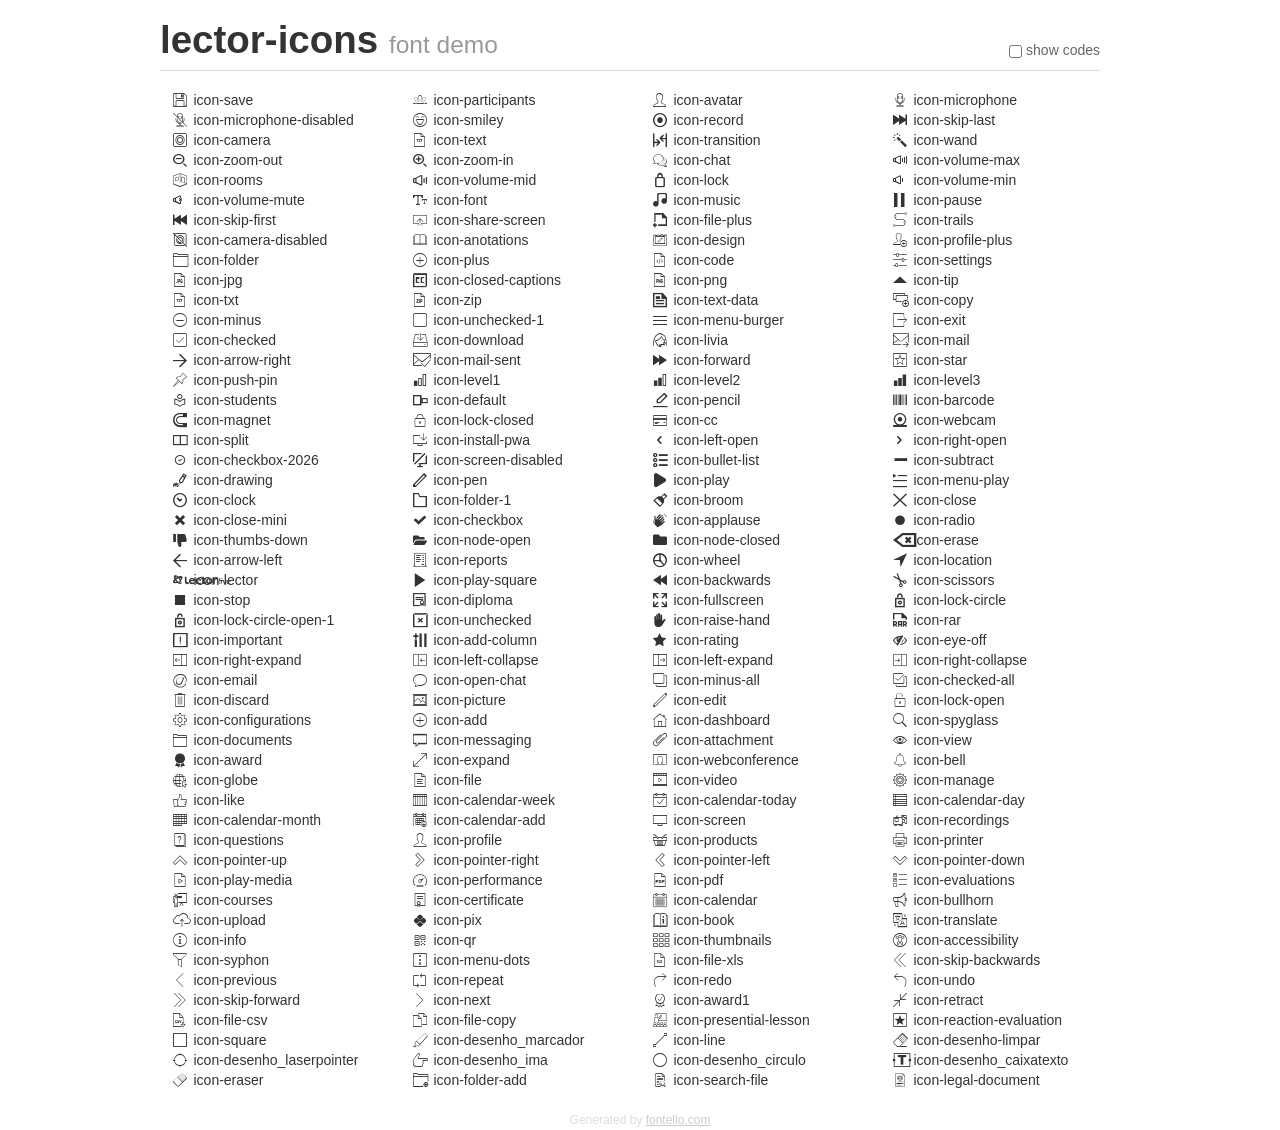
<file: assets/lector-icons/demo.html>
<!DOCTYPE html>
<html>
  <head>
  <!--[if lt IE 9]><script language="javascript" type="text/javascript" src="//html5shim.googlecode.com/svn/trunk/html5.js"></script><![endif]-->
  <meta charset="UTF-8">
  <style>
    html {
      font-size: 100%;
      -webkit-text-size-adjust: 100%;
      -ms-text-size-adjust: 100%;
    }
    a:focus {
      outline: thin dotted #333;
      outline: 5px auto -webkit-focus-ring-color;
      outline-offset: -2px;
    }
    a:hover,
    a:active {
      outline: 0;
    }
    input {
      margin: 0;
      font-size: 100%;
      vertical-align: middle;
      *overflow: visible;
      line-height: normal;
    }
    input::-moz-focus-inner {
      padding: 0;
      border: 0;
    }
    body {
      margin: 0;
      font-family: "Helvetica Neue", Helvetica, Arial, sans-serif;
      font-size: 14px;
      line-height: 20px;
      color: #333;
      background-color: #fff;
    }
    a {
      color: #08c;
      text-decoration: none;
    }
    a:hover {
      color: #005580;
      text-decoration: underline;
    }
    .row {
      margin-left: -20px;
      *zoom: 1;
    }
    .row:before,
    .row:after {
      display: table;
      content: "";
      line-height: 0;
    }
    .row:after {
      clear: both;
    }
    .span3 {
      float: left;
      min-height: 1px;
      margin-left: 20px;
      width: 220px;
    }
    .container {
      width: 940px;
      margin-right: auto;
      margin-left: auto;
      *zoom: 1;
    }
    .container:before,
    .container:after {
      display: table;
      content: "";
      line-height: 0;
    }
    .container:after {
      clear: both;
    }
    small {
      font-size: 85%;
    }
    h1 {
      margin: 10px 0;
      font-family: inherit;
      font-weight: bold;
      line-height: 20px;
      color: inherit;
      text-rendering: optimizelegibility;
      line-height: 40px;
      font-size: 38.5px;
    }
    h1 small {
      font-weight: normal;
      line-height: 1;
      color: #999;
      font-size: 24.5px;
    }

    body {
      margin-top: 90px;
    }
    .header {
      position: fixed;
      top: 0;
      left: 50%;
      margin-left: -480px;
      background-color: #fff;
      border-bottom: 1px solid #ddd;
      padding-top: 10px;
      z-index: 10;
    }
    .footer {
      color: #ddd;
      font-size: 12px;
      text-align: center;
      margin-top: 20px;
    }
    .footer a {
      color: #ccc;
      text-decoration: underline;
    }
    .the-icons {
      font-size: 14px;
      line-height: 24px;
    }
    .switch {
      position: absolute;
      right: 0;
      bottom: 10px;
      color: #666;
    }
    .switch input {
      margin-right: 0.3em;
    }
    .codesOn .i-name {
      display: none;
    }
    .codesOn .i-code {
      display: inline;
    }
    .i-code {
      display: none;
    }
    @font-face {
      font-family: 'lector-icons';
      src: url('./font/lector-icons.eot?90031688');
      src: url('./font/lector-icons.eot?90031688#iefix') format('embedded-opentype'),
           url('./font/lector-icons.woff?90031688') format('woff'),
           url('./font/lector-icons.ttf?90031688') format('truetype'),
           url('./font/lector-icons.svg?90031688#lector-icons') format('svg');
      font-weight: normal;
      font-style: normal;
    }
    .demo-icon {
      font-family: "lector-icons";
      font-style: normal;
      font-weight: normal;
      speak: never;
     
      display: inline-block;
      text-decoration: inherit;
      width: 1em;
      margin-right: .2em;
      text-align: center;
      /* opacity: .8; */
     
      /* For safety - reset parent styles, that can break glyph codes*/
      font-variant: normal;
      text-transform: none;
     
      /* fix buttons height, for twitter bootstrap */
      line-height: 1em;
     
      /* Animation center compensation - margins should be symmetric */
      /* remove if not needed */
      margin-left: .2em;
     
      /* You can be more comfortable with increased icons size */
      /* font-size: 120%; */
     
      /* Font smoothing. That was taken from TWBS */
      -webkit-font-smoothing: antialiased;
      -moz-osx-font-smoothing: grayscale;
     
      /* Uncomment for 3D effect */
      /* text-shadow: 1px 1px 1px rgba(127, 127, 127, 0.3); */
    }
    </style>
    <link rel="stylesheet" href="css/animation.css"><!--[if IE 7]><link rel="stylesheet" href="css/" + font.fontname + "-ie7.css"><![endif]-->
    <script>
      function toggleCodes(on) {
        var obj = document.getElementById('icons');
      
        if (on) {
          obj.className += ' codesOn';
        } else {
          obj.className = obj.className.replace(' codesOn', '');
        }
      }
    </script>
  </head>
  <body>
    <div class="container header">
      <h1>lector-icons <small>font demo</small></h1>
      <label class="switch">
        <input type="checkbox" onclick="toggleCodes(this.checked)">show codes
      </label>
    </div>
    <div class="container" id="icons">
      <div class="row">
        <div class="span3" title="Code: 0xe800">
          <i class="demo-icon icon-save">&#xe800;</i> <span class="i-name">icon-save</span><span class="i-code">0xe800</span>
        </div>
        <div class="span3" title="Code: 0xe801">
          <i class="demo-icon icon-participants">&#xe801;</i> <span class="i-name">icon-participants</span><span class="i-code">0xe801</span>
        </div>
        <div class="span3" title="Code: 0xe802">
          <i class="demo-icon icon-avatar">&#xe802;</i> <span class="i-name">icon-avatar</span><span class="i-code">0xe802</span>
        </div>
        <div class="span3" title="Code: 0xe803">
          <i class="demo-icon icon-microphone">&#xe803;</i> <span class="i-name">icon-microphone</span><span class="i-code">0xe803</span>
        </div>
      </div>
      <div class="row">
        <div class="span3" title="Code: 0xe804">
          <i class="demo-icon icon-microphone-disabled">&#xe804;</i> <span class="i-name">icon-microphone-disabled</span><span class="i-code">0xe804</span>
        </div>
        <div class="span3" title="Code: 0xe805">
          <i class="demo-icon icon-smiley">&#xe805;</i> <span class="i-name">icon-smiley</span><span class="i-code">0xe805</span>
        </div>
        <div class="span3" title="Code: 0xe806">
          <i class="demo-icon icon-record">&#xe806;</i> <span class="i-name">icon-record</span><span class="i-code">0xe806</span>
        </div>
        <div class="span3" title="Code: 0xe807">
          <i class="demo-icon icon-skip-last">&#xe807;</i> <span class="i-name">icon-skip-last</span><span class="i-code">0xe807</span>
        </div>
      </div>
      <div class="row">
        <div class="span3" title="Code: 0xe808">
          <i class="demo-icon icon-camera">&#xe808;</i> <span class="i-name">icon-camera</span><span class="i-code">0xe808</span>
        </div>
        <div class="span3" title="Code: 0xe809">
          <i class="demo-icon icon-text">&#xe809;</i> <span class="i-name">icon-text</span><span class="i-code">0xe809</span>
        </div>
        <div class="span3" title="Code: 0xe80a">
          <i class="demo-icon icon-transition">&#xe80a;</i> <span class="i-name">icon-transition</span><span class="i-code">0xe80a</span>
        </div>
        <div class="span3" title="Code: 0xe80b">
          <i class="demo-icon icon-wand">&#xe80b;</i> <span class="i-name">icon-wand</span><span class="i-code">0xe80b</span>
        </div>
      </div>
      <div class="row">
        <div class="span3" title="Code: 0xe80c">
          <i class="demo-icon icon-zoom-out">&#xe80c;</i> <span class="i-name">icon-zoom-out</span><span class="i-code">0xe80c</span>
        </div>
        <div class="span3" title="Code: 0xe80d">
          <i class="demo-icon icon-zoom-in">&#xe80d;</i> <span class="i-name">icon-zoom-in</span><span class="i-code">0xe80d</span>
        </div>
        <div class="span3" title="Code: 0xe80e">
          <i class="demo-icon icon-chat">&#xe80e;</i> <span class="i-name">icon-chat</span><span class="i-code">0xe80e</span>
        </div>
        <div class="span3" title="Code: 0xe80f">
          <i class="demo-icon icon-volume-max">&#xe80f;</i> <span class="i-name">icon-volume-max</span><span class="i-code">0xe80f</span>
        </div>
      </div>
      <div class="row">
        <div class="span3" title="Code: 0xe810">
          <i class="demo-icon icon-rooms">&#xe810;</i> <span class="i-name">icon-rooms</span><span class="i-code">0xe810</span>
        </div>
        <div class="span3" title="Code: 0xe811">
          <i class="demo-icon icon-volume-mid">&#xe811;</i> <span class="i-name">icon-volume-mid</span><span class="i-code">0xe811</span>
        </div>
        <div class="span3" title="Code: 0xe812">
          <i class="demo-icon icon-lock">&#xe812;</i> <span class="i-name">icon-lock</span><span class="i-code">0xe812</span>
        </div>
        <div class="span3" title="Code: 0xe813">
          <i class="demo-icon icon-volume-min">&#xe813;</i> <span class="i-name">icon-volume-min</span><span class="i-code">0xe813</span>
        </div>
      </div>
      <div class="row">
        <div class="span3" title="Code: 0xe814">
          <i class="demo-icon icon-volume-mute">&#xe814;</i> <span class="i-name">icon-volume-mute</span><span class="i-code">0xe814</span>
        </div>
        <div class="span3" title="Code: 0xe815">
          <i class="demo-icon icon-font">&#xe815;</i> <span class="i-name">icon-font</span><span class="i-code">0xe815</span>
        </div>
        <div class="span3" title="Code: 0xe816">
          <i class="demo-icon icon-music">&#xe816;</i> <span class="i-name">icon-music</span><span class="i-code">0xe816</span>
        </div>
        <div class="span3" title="Code: 0xe817">
          <i class="demo-icon icon-pause">&#xe817;</i> <span class="i-name">icon-pause</span><span class="i-code">0xe817</span>
        </div>
      </div>
      <div class="row">
        <div class="span3" title="Code: 0xe818">
          <i class="demo-icon icon-skip-first">&#xe818;</i> <span class="i-name">icon-skip-first</span><span class="i-code">0xe818</span>
        </div>
        <div class="span3" title="Code: 0xe819">
          <i class="demo-icon icon-share-screen">&#xe819;</i> <span class="i-name">icon-share-screen</span><span class="i-code">0xe819</span>
        </div>
        <div class="span3" title="Code: 0xe81a">
          <i class="demo-icon icon-file-plus">&#xe81a;</i> <span class="i-name">icon-file-plus</span><span class="i-code">0xe81a</span>
        </div>
        <div class="span3" title="Code: 0xe81b">
          <i class="demo-icon icon-trails">&#xe81b;</i> <span class="i-name">icon-trails</span><span class="i-code">0xe81b</span>
        </div>
      </div>
      <div class="row">
        <div class="span3" title="Code: 0xe81c">
          <i class="demo-icon icon-camera-disabled">&#xe81c;</i> <span class="i-name">icon-camera-disabled</span><span class="i-code">0xe81c</span>
        </div>
        <div class="span3" title="Code: 0xe81d">
          <i class="demo-icon icon-anotations">&#xe81d;</i> <span class="i-name">icon-anotations</span><span class="i-code">0xe81d</span>
        </div>
        <div class="span3" title="Code: 0xe81e">
          <i class="demo-icon icon-design">&#xe81e;</i> <span class="i-name">icon-design</span><span class="i-code">0xe81e</span>
        </div>
        <div class="span3" title="Code: 0xe81f">
          <i class="demo-icon icon-profile-plus">&#xe81f;</i> <span class="i-name">icon-profile-plus</span><span class="i-code">0xe81f</span>
        </div>
      </div>
      <div class="row">
        <div class="span3" title="Code: 0xe820">
          <i class="demo-icon icon-folder">&#xe820;</i> <span class="i-name">icon-folder</span><span class="i-code">0xe820</span>
        </div>
        <div class="span3" title="Code: 0xe821">
          <i class="demo-icon icon-plus">&#xe821;</i> <span class="i-name">icon-plus</span><span class="i-code">0xe821</span>
        </div>
        <div class="span3" title="Code: 0xe822">
          <i class="demo-icon icon-code">&#xe822;</i> <span class="i-name">icon-code</span><span class="i-code">0xe822</span>
        </div>
        <div class="span3" title="Code: 0xe823">
          <i class="demo-icon icon-settings">&#xe823;</i> <span class="i-name">icon-settings</span><span class="i-code">0xe823</span>
        </div>
      </div>
      <div class="row">
        <div class="span3" title="Code: 0xe824">
          <i class="demo-icon icon-jpg">&#xe824;</i> <span class="i-name">icon-jpg</span><span class="i-code">0xe824</span>
        </div>
        <div class="span3" title="Code: 0xe825">
          <i class="demo-icon icon-closed-captions">&#xe825;</i> <span class="i-name">icon-closed-captions</span><span class="i-code">0xe825</span>
        </div>
        <div class="span3" title="Code: 0xe826">
          <i class="demo-icon icon-png">&#xe826;</i> <span class="i-name">icon-png</span><span class="i-code">0xe826</span>
        </div>
        <div class="span3" title="Code: 0xe827">
          <i class="demo-icon icon-tip">&#xe827;</i> <span class="i-name">icon-tip</span><span class="i-code">0xe827</span>
        </div>
      </div>
      <div class="row">
        <div class="span3" title="Code: 0xe828">
          <i class="demo-icon icon-txt">&#xe828;</i> <span class="i-name">icon-txt</span><span class="i-code">0xe828</span>
        </div>
        <div class="span3" title="Code: 0xe829">
          <i class="demo-icon icon-zip">&#xe829;</i> <span class="i-name">icon-zip</span><span class="i-code">0xe829</span>
        </div>
        <div class="span3" title="Code: 0xe82a">
          <i class="demo-icon icon-text-data">&#xe82a;</i> <span class="i-name">icon-text-data</span><span class="i-code">0xe82a</span>
        </div>
        <div class="span3" title="Code: 0xe82b">
          <i class="demo-icon icon-copy">&#xe82b;</i> <span class="i-name">icon-copy</span><span class="i-code">0xe82b</span>
        </div>
      </div>
      <div class="row">
        <div class="span3" title="Code: 0xe82c">
          <i class="demo-icon icon-minus">&#xe82c;</i> <span class="i-name">icon-minus</span><span class="i-code">0xe82c</span>
        </div>
        <div class="span3" title="Code: 0xe82d">
          <i class="demo-icon icon-unchecked-1">&#xe82d;</i> <span class="i-name">icon-unchecked-1</span><span class="i-code">0xe82d</span>
        </div>
        <div class="span3" title="Code: 0xe82e">
          <i class="demo-icon icon-menu-burger">&#xe82e;</i> <span class="i-name">icon-menu-burger</span><span class="i-code">0xe82e</span>
        </div>
        <div class="span3" title="Code: 0xe82f">
          <i class="demo-icon icon-exit">&#xe82f;</i> <span class="i-name">icon-exit</span><span class="i-code">0xe82f</span>
        </div>
      </div>
      <div class="row">
        <div class="span3" title="Code: 0xe830">
          <i class="demo-icon icon-checked">&#xe830;</i> <span class="i-name">icon-checked</span><span class="i-code">0xe830</span>
        </div>
        <div class="span3" title="Code: 0xe831">
          <i class="demo-icon icon-download">&#xe831;</i> <span class="i-name">icon-download</span><span class="i-code">0xe831</span>
        </div>
        <div class="span3" title="Code: 0xe832">
          <i class="demo-icon icon-livia">&#xe832;</i> <span class="i-name">icon-livia</span><span class="i-code">0xe832</span>
        </div>
        <div class="span3" title="Code: 0xe833">
          <i class="demo-icon icon-mail">&#xe833;</i> <span class="i-name">icon-mail</span><span class="i-code">0xe833</span>
        </div>
      </div>
      <div class="row">
        <div class="span3" title="Code: 0xe834">
          <i class="demo-icon icon-arrow-right">&#xe834;</i> <span class="i-name">icon-arrow-right</span><span class="i-code">0xe834</span>
        </div>
        <div class="span3" title="Code: 0xe835">
          <i class="demo-icon icon-mail-sent">&#xe835;</i> <span class="i-name">icon-mail-sent</span><span class="i-code">0xe835</span>
        </div>
        <div class="span3" title="Code: 0xe836">
          <i class="demo-icon icon-forward">&#xe836;</i> <span class="i-name">icon-forward</span><span class="i-code">0xe836</span>
        </div>
        <div class="span3" title="Code: 0xe837">
          <i class="demo-icon icon-star">&#xe837;</i> <span class="i-name">icon-star</span><span class="i-code">0xe837</span>
        </div>
      </div>
      <div class="row">
        <div class="span3" title="Code: 0xe838">
          <i class="demo-icon icon-push-pin">&#xe838;</i> <span class="i-name">icon-push-pin</span><span class="i-code">0xe838</span>
        </div>
        <div class="span3" title="Code: 0xe839">
          <i class="demo-icon icon-level1">&#xe839;</i> <span class="i-name">icon-level1</span><span class="i-code">0xe839</span>
        </div>
        <div class="span3" title="Code: 0xe83a">
          <i class="demo-icon icon-level2">&#xe83a;</i> <span class="i-name">icon-level2</span><span class="i-code">0xe83a</span>
        </div>
        <div class="span3" title="Code: 0xe83b">
          <i class="demo-icon icon-level3">&#xe83b;</i> <span class="i-name">icon-level3</span><span class="i-code">0xe83b</span>
        </div>
      </div>
      <div class="row">
        <div class="span3" title="Code: 0xe83c">
          <i class="demo-icon icon-students">&#xe83c;</i> <span class="i-name">icon-students</span><span class="i-code">0xe83c</span>
        </div>
        <div class="span3" title="Code: 0xe83d">
          <i class="demo-icon icon-default">&#xe83d;</i> <span class="i-name">icon-default</span><span class="i-code">0xe83d</span>
        </div>
        <div class="span3" title="Code: 0xe83e">
          <i class="demo-icon icon-pencil">&#xe83e;</i> <span class="i-name">icon-pencil</span><span class="i-code">0xe83e</span>
        </div>
        <div class="span3" title="Code: 0xe83f">
          <i class="demo-icon icon-barcode">&#xe83f;</i> <span class="i-name">icon-barcode</span><span class="i-code">0xe83f</span>
        </div>
      </div>
      <div class="row">
        <div class="span3" title="Code: 0xe840">
          <i class="demo-icon icon-magnet">&#xe840;</i> <span class="i-name">icon-magnet</span><span class="i-code">0xe840</span>
        </div>
        <div class="span3" title="Code: 0xe841">
          <i class="demo-icon icon-lock-closed">&#xe841;</i> <span class="i-name">icon-lock-closed</span><span class="i-code">0xe841</span>
        </div>
        <div class="span3" title="Code: 0xe842">
          <i class="demo-icon icon-cc">&#xe842;</i> <span class="i-name">icon-cc</span><span class="i-code">0xe842</span>
        </div>
        <div class="span3" title="Code: 0xe843">
          <i class="demo-icon icon-webcam">&#xe843;</i> <span class="i-name">icon-webcam</span><span class="i-code">0xe843</span>
        </div>
      </div>
      <div class="row">
        <div class="span3" title="Code: 0xe844">
          <i class="demo-icon icon-split">&#xe844;</i> <span class="i-name">icon-split</span><span class="i-code">0xe844</span>
        </div>
        <div class="span3" title="Code: 0xe845">
          <i class="demo-icon icon-install-pwa">&#xe845;</i> <span class="i-name">icon-install-pwa</span><span class="i-code">0xe845</span>
        </div>
        <div class="span3" title="Code: 0xe846">
          <i class="demo-icon icon-left-open">&#xe846;</i> <span class="i-name">icon-left-open</span><span class="i-code">0xe846</span>
        </div>
        <div class="span3" title="Code: 0xe847">
          <i class="demo-icon icon-right-open">&#xe847;</i> <span class="i-name">icon-right-open</span><span class="i-code">0xe847</span>
        </div>
      </div>
      <div class="row">
        <div class="span3" title="Code: 0xe848">
          <i class="demo-icon icon-checkbox-2026">&#xe848;</i> <span class="i-name">icon-checkbox-2026</span><span class="i-code">0xe848</span>
        </div>
        <div class="span3" title="Code: 0xe849">
          <i class="demo-icon icon-screen-disabled">&#xe849;</i> <span class="i-name">icon-screen-disabled</span><span class="i-code">0xe849</span>
        </div>
        <div class="span3" title="Code: 0xe84b">
          <i class="demo-icon icon-bullet-list">&#xe84b;</i> <span class="i-name">icon-bullet-list</span><span class="i-code">0xe84b</span>
        </div>
        <div class="span3" title="Code: 0xe84c">
          <i class="demo-icon icon-subtract">&#xe84c;</i> <span class="i-name">icon-subtract</span><span class="i-code">0xe84c</span>
        </div>
      </div>
      <div class="row">
        <div class="span3" title="Code: 0xe84d">
          <i class="demo-icon icon-drawing">&#xe84d;</i> <span class="i-name">icon-drawing</span><span class="i-code">0xe84d</span>
        </div>
        <div class="span3" title="Code: 0xe84e">
          <i class="demo-icon icon-pen">&#xe84e;</i> <span class="i-name">icon-pen</span><span class="i-code">0xe84e</span>
        </div>
        <div class="span3" title="Code: 0xe84f">
          <i class="demo-icon icon-play">&#xe84f;</i> <span class="i-name">icon-play</span><span class="i-code">0xe84f</span>
        </div>
        <div class="span3" title="Code: 0xe850">
          <i class="demo-icon icon-menu-play">&#xe850;</i> <span class="i-name">icon-menu-play</span><span class="i-code">0xe850</span>
        </div>
      </div>
      <div class="row">
        <div class="span3" title="Code: 0xe851">
          <i class="demo-icon icon-clock">&#xe851;</i> <span class="i-name">icon-clock</span><span class="i-code">0xe851</span>
        </div>
        <div class="span3" title="Code: 0xe858">
          <i class="demo-icon icon-folder-1">&#xe858;</i> <span class="i-name">icon-folder-1</span><span class="i-code">0xe858</span>
        </div>
        <div class="span3" title="Code: 0xe85a">
          <i class="demo-icon icon-broom">&#xe85a;</i> <span class="i-name">icon-broom</span><span class="i-code">0xe85a</span>
        </div>
        <div class="span3" title="Code: 0xe85b">
          <i class="demo-icon icon-close">&#xe85b;</i> <span class="i-name">icon-close</span><span class="i-code">0xe85b</span>
        </div>
      </div>
      <div class="row">
        <div class="span3" title="Code: 0xe85e">
          <i class="demo-icon icon-close-mini">&#xe85e;</i> <span class="i-name">icon-close-mini</span><span class="i-code">0xe85e</span>
        </div>
        <div class="span3" title="Code: 0xe85f">
          <i class="demo-icon icon-checkbox">&#xe85f;</i> <span class="i-name">icon-checkbox</span><span class="i-code">0xe85f</span>
        </div>
        <div class="span3" title="Code: 0xe861">
          <i class="demo-icon icon-applause">&#xe861;</i> <span class="i-name">icon-applause</span><span class="i-code">0xe861</span>
        </div>
        <div class="span3" title="Code: 0xe864">
          <i class="demo-icon icon-radio">&#xe864;</i> <span class="i-name">icon-radio</span><span class="i-code">0xe864</span>
        </div>
      </div>
      <div class="row">
        <div class="span3" title="Code: 0xe865">
          <i class="demo-icon icon-thumbs-down">&#xe865;</i> <span class="i-name">icon-thumbs-down</span><span class="i-code">0xe865</span>
        </div>
        <div class="span3" title="Code: 0xe866">
          <i class="demo-icon icon-node-open">&#xe866;</i> <span class="i-name">icon-node-open</span><span class="i-code">0xe866</span>
        </div>
        <div class="span3" title="Code: 0xe867">
          <i class="demo-icon icon-node-closed">&#xe867;</i> <span class="i-name">icon-node-closed</span><span class="i-code">0xe867</span>
        </div>
        <div class="span3" title="Code: 0xe868">
          <i class="demo-icon icon-erase">&#xe868;</i> <span class="i-name">icon-erase</span><span class="i-code">0xe868</span>
        </div>
      </div>
      <div class="row">
        <div class="span3" title="Code: 0xe869">
          <i class="demo-icon icon-arrow-left">&#xe869;</i> <span class="i-name">icon-arrow-left</span><span class="i-code">0xe869</span>
        </div>
        <div class="span3" title="Code: 0xe86a">
          <i class="demo-icon icon-reports">&#xe86a;</i> <span class="i-name">icon-reports</span><span class="i-code">0xe86a</span>
        </div>
        <div class="span3" title="Code: 0xe86b">
          <i class="demo-icon icon-wheel">&#xe86b;</i> <span class="i-name">icon-wheel</span><span class="i-code">0xe86b</span>
        </div>
        <div class="span3" title="Code: 0xe86c">
          <i class="demo-icon icon-location">&#xe86c;</i> <span class="i-name">icon-location</span><span class="i-code">0xe86c</span>
        </div>
      </div>
      <div class="row">
        <div class="span3" title="Code: 0xe86d">
          <i class="demo-icon icon-lector">&#xe86d;</i> <span class="i-name">icon-lector</span><span class="i-code">0xe86d</span>
        </div>
        <div class="span3" title="Code: 0xe872">
          <i class="demo-icon icon-play-square">&#xe872;</i> <span class="i-name">icon-play-square</span><span class="i-code">0xe872</span>
        </div>
        <div class="span3" title="Code: 0xe874">
          <i class="demo-icon icon-backwards">&#xe874;</i> <span class="i-name">icon-backwards</span><span class="i-code">0xe874</span>
        </div>
        <div class="span3" title="Code: 0xe876">
          <i class="demo-icon icon-scissors">&#xe876;</i> <span class="i-name">icon-scissors</span><span class="i-code">0xe876</span>
        </div>
      </div>
      <div class="row">
        <div class="span3" title="Code: 0xe877">
          <i class="demo-icon icon-stop">&#xe877;</i> <span class="i-name">icon-stop</span><span class="i-code">0xe877</span>
        </div>
        <div class="span3" title="Code: 0xe878">
          <i class="demo-icon icon-diploma">&#xe878;</i> <span class="i-name">icon-diploma</span><span class="i-code">0xe878</span>
        </div>
        <div class="span3" title="Code: 0xe879">
          <i class="demo-icon icon-fullscreen">&#xe879;</i> <span class="i-name">icon-fullscreen</span><span class="i-code">0xe879</span>
        </div>
        <div class="span3" title="Code: 0xe87a">
          <i class="demo-icon icon-lock-circle">&#xe87a;</i> <span class="i-name">icon-lock-circle</span><span class="i-code">0xe87a</span>
        </div>
      </div>
      <div class="row">
        <div class="span3" title="Code: 0xe87b">
          <i class="demo-icon icon-lock-circle-open-1">&#xe87b;</i> <span class="i-name">icon-lock-circle-open-1</span><span class="i-code">0xe87b</span>
        </div>
        <div class="span3" title="Code: 0xe87c">
          <i class="demo-icon icon-unchecked">&#xe87c;</i> <span class="i-name">icon-unchecked</span><span class="i-code">0xe87c</span>
        </div>
        <div class="span3" title="Code: 0xe87e">
          <i class="demo-icon icon-raise-hand">&#xe87e;</i> <span class="i-name">icon-raise-hand</span><span class="i-code">0xe87e</span>
        </div>
        <div class="span3" title="Code: 0xe883">
          <i class="demo-icon icon-rar">&#xe883;</i> <span class="i-name">icon-rar</span><span class="i-code">0xe883</span>
        </div>
      </div>
      <div class="row">
        <div class="span3" title="Code: 0xe885">
          <i class="demo-icon icon-important">&#xe885;</i> <span class="i-name">icon-important</span><span class="i-code">0xe885</span>
        </div>
        <div class="span3" title="Code: 0xe887">
          <i class="demo-icon icon-add-column">&#xe887;</i> <span class="i-name">icon-add-column</span><span class="i-code">0xe887</span>
        </div>
        <div class="span3" title="Code: 0xe891">
          <i class="demo-icon icon-rating">&#xe891;</i> <span class="i-name">icon-rating</span><span class="i-code">0xe891</span>
        </div>
        <div class="span3" title="Code: 0xe892">
          <i class="demo-icon icon-eye-off">&#xe892;</i> <span class="i-name">icon-eye-off</span><span class="i-code">0xe892</span>
        </div>
      </div>
      <div class="row">
        <div class="span3" title="Code: 0xe895">
          <i class="demo-icon icon-right-expand">&#xe895;</i> <span class="i-name">icon-right-expand</span><span class="i-code">0xe895</span>
        </div>
        <div class="span3" title="Code: 0xe896">
          <i class="demo-icon icon-left-collapse">&#xe896;</i> <span class="i-name">icon-left-collapse</span><span class="i-code">0xe896</span>
        </div>
        <div class="span3" title="Code: 0xe897">
          <i class="demo-icon icon-left-expand">&#xe897;</i> <span class="i-name">icon-left-expand</span><span class="i-code">0xe897</span>
        </div>
        <div class="span3" title="Code: 0xe898">
          <i class="demo-icon icon-right-collapse">&#xe898;</i> <span class="i-name">icon-right-collapse</span><span class="i-code">0xe898</span>
        </div>
      </div>
      <div class="row">
        <div class="span3" title="Code: 0xe899">
          <i class="demo-icon icon-email">&#xe899;</i> <span class="i-name">icon-email</span><span class="i-code">0xe899</span>
        </div>
        <div class="span3" title="Code: 0xe89a">
          <i class="demo-icon icon-open-chat">&#xe89a;</i> <span class="i-name">icon-open-chat</span><span class="i-code">0xe89a</span>
        </div>
        <div class="span3" title="Code: 0xe89b">
          <i class="demo-icon icon-minus-all">&#xe89b;</i> <span class="i-name">icon-minus-all</span><span class="i-code">0xe89b</span>
        </div>
        <div class="span3" title="Code: 0xe89c">
          <i class="demo-icon icon-checked-all">&#xe89c;</i> <span class="i-name">icon-checked-all</span><span class="i-code">0xe89c</span>
        </div>
      </div>
      <div class="row">
        <div class="span3" title="Code: 0xe89d">
          <i class="demo-icon icon-discard">&#xe89d;</i> <span class="i-name">icon-discard</span><span class="i-code">0xe89d</span>
        </div>
        <div class="span3" title="Code: 0xe89e">
          <i class="demo-icon icon-picture">&#xe89e;</i> <span class="i-name">icon-picture</span><span class="i-code">0xe89e</span>
        </div>
        <div class="span3" title="Code: 0xe89f">
          <i class="demo-icon icon-edit">&#xe89f;</i> <span class="i-name">icon-edit</span><span class="i-code">0xe89f</span>
        </div>
        <div class="span3" title="Code: 0xe8a0">
          <i class="demo-icon icon-lock-open">&#xe8a0;</i> <span class="i-name">icon-lock-open</span><span class="i-code">0xe8a0</span>
        </div>
      </div>
      <div class="row">
        <div class="span3" title="Code: 0xe8a1">
          <i class="demo-icon icon-configurations">&#xe8a1;</i> <span class="i-name">icon-configurations</span><span class="i-code">0xe8a1</span>
        </div>
        <div class="span3" title="Code: 0xe8a2">
          <i class="demo-icon icon-add">&#xe8a2;</i> <span class="i-name">icon-add</span><span class="i-code">0xe8a2</span>
        </div>
        <div class="span3" title="Code: 0xe8a3">
          <i class="demo-icon icon-dashboard">&#xe8a3;</i> <span class="i-name">icon-dashboard</span><span class="i-code">0xe8a3</span>
        </div>
        <div class="span3" title="Code: 0xe8a4">
          <i class="demo-icon icon-spyglass">&#xe8a4;</i> <span class="i-name">icon-spyglass</span><span class="i-code">0xe8a4</span>
        </div>
      </div>
      <div class="row">
        <div class="span3" title="Code: 0xe8a5">
          <i class="demo-icon icon-documents">&#xe8a5;</i> <span class="i-name">icon-documents</span><span class="i-code">0xe8a5</span>
        </div>
        <div class="span3" title="Code: 0xe8a6">
          <i class="demo-icon icon-messaging">&#xe8a6;</i> <span class="i-name">icon-messaging</span><span class="i-code">0xe8a6</span>
        </div>
        <div class="span3" title="Code: 0xe8a7">
          <i class="demo-icon icon-attachment">&#xe8a7;</i> <span class="i-name">icon-attachment</span><span class="i-code">0xe8a7</span>
        </div>
        <div class="span3" title="Code: 0xe8a8">
          <i class="demo-icon icon-view">&#xe8a8;</i> <span class="i-name">icon-view</span><span class="i-code">0xe8a8</span>
        </div>
      </div>
      <div class="row">
        <div class="span3" title="Code: 0xe8a9">
          <i class="demo-icon icon-award">&#xe8a9;</i> <span class="i-name">icon-award</span><span class="i-code">0xe8a9</span>
        </div>
        <div class="span3" title="Code: 0xe8aa">
          <i class="demo-icon icon-expand">&#xe8aa;</i> <span class="i-name">icon-expand</span><span class="i-code">0xe8aa</span>
        </div>
        <div class="span3" title="Code: 0xe8ac">
          <i class="demo-icon icon-webconference">&#xe8ac;</i> <span class="i-name">icon-webconference</span><span class="i-code">0xe8ac</span>
        </div>
        <div class="span3" title="Code: 0xe8ad">
          <i class="demo-icon icon-bell">&#xe8ad;</i> <span class="i-name">icon-bell</span><span class="i-code">0xe8ad</span>
        </div>
      </div>
      <div class="row">
        <div class="span3" title="Code: 0xe8ae">
          <i class="demo-icon icon-globe">&#xe8ae;</i> <span class="i-name">icon-globe</span><span class="i-code">0xe8ae</span>
        </div>
        <div class="span3" title="Code: 0xe8af">
          <i class="demo-icon icon-file">&#xe8af;</i> <span class="i-name">icon-file</span><span class="i-code">0xe8af</span>
        </div>
        <div class="span3" title="Code: 0xe8b0">
          <i class="demo-icon icon-video">&#xe8b0;</i> <span class="i-name">icon-video</span><span class="i-code">0xe8b0</span>
        </div>
        <div class="span3" title="Code: 0xe8b1">
          <i class="demo-icon icon-manage">&#xe8b1;</i> <span class="i-name">icon-manage</span><span class="i-code">0xe8b1</span>
        </div>
      </div>
      <div class="row">
        <div class="span3" title="Code: 0xe8b2">
          <i class="demo-icon icon-like">&#xe8b2;</i> <span class="i-name">icon-like</span><span class="i-code">0xe8b2</span>
        </div>
        <div class="span3" title="Code: 0xe8b3">
          <i class="demo-icon icon-calendar-week">&#xe8b3;</i> <span class="i-name">icon-calendar-week</span><span class="i-code">0xe8b3</span>
        </div>
        <div class="span3" title="Code: 0xe8b4">
          <i class="demo-icon icon-calendar-today">&#xe8b4;</i> <span class="i-name">icon-calendar-today</span><span class="i-code">0xe8b4</span>
        </div>
        <div class="span3" title="Code: 0xe8b5">
          <i class="demo-icon icon-calendar-day">&#xe8b5;</i> <span class="i-name">icon-calendar-day</span><span class="i-code">0xe8b5</span>
        </div>
      </div>
      <div class="row">
        <div class="span3" title="Code: 0xe8b6">
          <i class="demo-icon icon-calendar-month">&#xe8b6;</i> <span class="i-name">icon-calendar-month</span><span class="i-code">0xe8b6</span>
        </div>
        <div class="span3" title="Code: 0xe8b7">
          <i class="demo-icon icon-calendar-add">&#xe8b7;</i> <span class="i-name">icon-calendar-add</span><span class="i-code">0xe8b7</span>
        </div>
        <div class="span3" title="Code: 0xe8b8">
          <i class="demo-icon icon-screen">&#xe8b8;</i> <span class="i-name">icon-screen</span><span class="i-code">0xe8b8</span>
        </div>
        <div class="span3" title="Code: 0xe8b9">
          <i class="demo-icon icon-recordings">&#xe8b9;</i> <span class="i-name">icon-recordings</span><span class="i-code">0xe8b9</span>
        </div>
      </div>
      <div class="row">
        <div class="span3" title="Code: 0xe8ba">
          <i class="demo-icon icon-questions">&#xe8ba;</i> <span class="i-name">icon-questions</span><span class="i-code">0xe8ba</span>
        </div>
        <div class="span3" title="Code: 0xe8bc">
          <i class="demo-icon icon-profile">&#xe8bc;</i> <span class="i-name">icon-profile</span><span class="i-code">0xe8bc</span>
        </div>
        <div class="span3" title="Code: 0xe8bd">
          <i class="demo-icon icon-products">&#xe8bd;</i> <span class="i-name">icon-products</span><span class="i-code">0xe8bd</span>
        </div>
        <div class="span3" title="Code: 0xe8be">
          <i class="demo-icon icon-printer">&#xe8be;</i> <span class="i-name">icon-printer</span><span class="i-code">0xe8be</span>
        </div>
      </div>
      <div class="row">
        <div class="span3" title="Code: 0xe8bf">
          <i class="demo-icon icon-pointer-up">&#xe8bf;</i> <span class="i-name">icon-pointer-up</span><span class="i-code">0xe8bf</span>
        </div>
        <div class="span3" title="Code: 0xe8c0">
          <i class="demo-icon icon-pointer-right">&#xe8c0;</i> <span class="i-name">icon-pointer-right</span><span class="i-code">0xe8c0</span>
        </div>
        <div class="span3" title="Code: 0xe8c1">
          <i class="demo-icon icon-pointer-left">&#xe8c1;</i> <span class="i-name">icon-pointer-left</span><span class="i-code">0xe8c1</span>
        </div>
        <div class="span3" title="Code: 0xe8c2">
          <i class="demo-icon icon-pointer-down">&#xe8c2;</i> <span class="i-name">icon-pointer-down</span><span class="i-code">0xe8c2</span>
        </div>
      </div>
      <div class="row">
        <div class="span3" title="Code: 0xe8c3">
          <i class="demo-icon icon-play-media">&#xe8c3;</i> <span class="i-name">icon-play-media</span><span class="i-code">0xe8c3</span>
        </div>
        <div class="span3" title="Code: 0xe8c4">
          <i class="demo-icon icon-performance">&#xe8c4;</i> <span class="i-name">icon-performance</span><span class="i-code">0xe8c4</span>
        </div>
        <div class="span3" title="Code: 0xe8c5">
          <i class="demo-icon icon-pdf">&#xe8c5;</i> <span class="i-name">icon-pdf</span><span class="i-code">0xe8c5</span>
        </div>
        <div class="span3" title="Code: 0xe8c6">
          <i class="demo-icon icon-evaluations">&#xe8c6;</i> <span class="i-name">icon-evaluations</span><span class="i-code">0xe8c6</span>
        </div>
      </div>
      <div class="row">
        <div class="span3" title="Code: 0xe8c7">
          <i class="demo-icon icon-courses">&#xe8c7;</i> <span class="i-name">icon-courses</span><span class="i-code">0xe8c7</span>
        </div>
        <div class="span3" title="Code: 0xe8c8">
          <i class="demo-icon icon-certificate">&#xe8c8;</i> <span class="i-name">icon-certificate</span><span class="i-code">0xe8c8</span>
        </div>
        <div class="span3" title="Code: 0xe8c9">
          <i class="demo-icon icon-calendar">&#xe8c9;</i> <span class="i-name">icon-calendar</span><span class="i-code">0xe8c9</span>
        </div>
        <div class="span3" title="Code: 0xe8ca">
          <i class="demo-icon icon-bullhorn">&#xe8ca;</i> <span class="i-name">icon-bullhorn</span><span class="i-code">0xe8ca</span>
        </div>
      </div>
      <div class="row">
        <div class="span3" title="Code: 0xe8cb">
          <i class="demo-icon icon-upload">&#xe8cb;</i> <span class="i-name">icon-upload</span><span class="i-code">0xe8cb</span>
        </div>
        <div class="span3" title="Code: 0xe8cc">
          <i class="demo-icon icon-pix">&#xe8cc;</i> <span class="i-name">icon-pix</span><span class="i-code">0xe8cc</span>
        </div>
        <div class="span3" title="Code: 0xe8ce">
          <i class="demo-icon icon-book">&#xe8ce;</i> <span class="i-name">icon-book</span><span class="i-code">0xe8ce</span>
        </div>
        <div class="span3" title="Code: 0xe8cf">
          <i class="demo-icon icon-translate">&#xe8cf;</i> <span class="i-name">icon-translate</span><span class="i-code">0xe8cf</span>
        </div>
      </div>
      <div class="row">
        <div class="span3" title="Code: 0xe8d0">
          <i class="demo-icon icon-info">&#xe8d0;</i> <span class="i-name">icon-info</span><span class="i-code">0xe8d0</span>
        </div>
        <div class="span3" title="Code: 0xe8d2">
          <i class="demo-icon icon-qr">&#xe8d2;</i> <span class="i-name">icon-qr</span><span class="i-code">0xe8d2</span>
        </div>
        <div class="span3" title="Code: 0xe8d3">
          <i class="demo-icon icon-thumbnails">&#xe8d3;</i> <span class="i-name">icon-thumbnails</span><span class="i-code">0xe8d3</span>
        </div>
        <div class="span3" title="Code: 0xe8d4">
          <i class="demo-icon icon-accessibility">&#xe8d4;</i> <span class="i-name">icon-accessibility</span><span class="i-code">0xe8d4</span>
        </div>
      </div>
      <div class="row">
        <div class="span3" title="Code: 0xe8d5">
          <i class="demo-icon icon-syphon">&#xe8d5;</i> <span class="i-name">icon-syphon</span><span class="i-code">0xe8d5</span>
        </div>
        <div class="span3" title="Code: 0xe8d6">
          <i class="demo-icon icon-menu-dots">&#xe8d6;</i> <span class="i-name">icon-menu-dots</span><span class="i-code">0xe8d6</span>
        </div>
        <div class="span3" title="Code: 0xe944">
          <i class="demo-icon icon-file-xls">&#xe944;</i> <span class="i-name">icon-file-xls</span><span class="i-code">0xe944</span>
        </div>
        <div class="span3" title="Code: 0xe945">
          <i class="demo-icon icon-skip-backwards">&#xe945;</i> <span class="i-name">icon-skip-backwards</span><span class="i-code">0xe945</span>
        </div>
      </div>
      <div class="row">
        <div class="span3" title="Code: 0xe946">
          <i class="demo-icon icon-previous">&#xe946;</i> <span class="i-name">icon-previous</span><span class="i-code">0xe946</span>
        </div>
        <div class="span3" title="Code: 0xe947">
          <i class="demo-icon icon-repeat">&#xe947;</i> <span class="i-name">icon-repeat</span><span class="i-code">0xe947</span>
        </div>
        <div class="span3" title="Code: 0xe948">
          <i class="demo-icon icon-redo">&#xe948;</i> <span class="i-name">icon-redo</span><span class="i-code">0xe948</span>
        </div>
        <div class="span3" title="Code: 0xe949">
          <i class="demo-icon icon-undo">&#xe949;</i> <span class="i-name">icon-undo</span><span class="i-code">0xe949</span>
        </div>
      </div>
      <div class="row">
        <div class="span3" title="Code: 0xe94a">
          <i class="demo-icon icon-skip-forward">&#xe94a;</i> <span class="i-name">icon-skip-forward</span><span class="i-code">0xe94a</span>
        </div>
        <div class="span3" title="Code: 0xe94b">
          <i class="demo-icon icon-next">&#xe94b;</i> <span class="i-name">icon-next</span><span class="i-code">0xe94b</span>
        </div>
        <div class="span3" title="Code: 0xe94c">
          <i class="demo-icon icon-award1">&#xe94c;</i> <span class="i-name">icon-award1</span><span class="i-code">0xe94c</span>
        </div>
        <div class="span3" title="Code: 0xe94d">
          <i class="demo-icon icon-retract">&#xe94d;</i> <span class="i-name">icon-retract</span><span class="i-code">0xe94d</span>
        </div>
      </div>
      <div class="row">
        <div class="span3" title="Code: 0xe94e">
          <i class="demo-icon icon-file-csv">&#xe94e;</i> <span class="i-name">icon-file-csv</span><span class="i-code">0xe94e</span>
        </div>
        <div class="span3" title="Code: 0xe94f">
          <i class="demo-icon icon-file-copy">&#xe94f;</i> <span class="i-name">icon-file-copy</span><span class="i-code">0xe94f</span>
        </div>
        <div class="span3" title="Code: 0xe950">
          <i class="demo-icon icon-presential-lesson">&#xe950;</i> <span class="i-name">icon-presential-lesson</span><span class="i-code">0xe950</span>
        </div>
        <div class="span3" title="Code: 0xe951">
          <i class="demo-icon icon-reaction-evaluation">&#xe951;</i> <span class="i-name">icon-reaction-evaluation</span><span class="i-code">0xe951</span>
        </div>
      </div>
      <div class="row">
        <div class="span3" title="Code: 0xe952">
          <i class="demo-icon icon-square">&#xe952;</i> <span class="i-name">icon-square</span><span class="i-code">0xe952</span>
        </div>
        <div class="span3" title="Code: 0xe953">
          <i class="demo-icon icon-desenho_marcador">&#xe953;</i> <span class="i-name">icon-desenho_marcador</span><span class="i-code">0xe953</span>
        </div>
        <div class="span3" title="Code: 0xe954">
          <i class="demo-icon icon-line">&#xe954;</i> <span class="i-name">icon-line</span><span class="i-code">0xe954</span>
        </div>
        <div class="span3" title="Code: 0xe955">
          <i class="demo-icon icon-desenho-limpar">&#xe955;</i> <span class="i-name">icon-desenho-limpar</span><span class="i-code">0xe955</span>
        </div>
      </div>
      <div class="row">
        <div class="span3" title="Code: 0xe956">
          <i class="demo-icon icon-desenho_laserpointer">&#xe956;</i> <span class="i-name">icon-desenho_laserpointer</span><span class="i-code">0xe956</span>
        </div>
        <div class="span3" title="Code: 0xe957">
          <i class="demo-icon icon-desenho_ima">&#xe957;</i> <span class="i-name">icon-desenho_ima</span><span class="i-code">0xe957</span>
        </div>
        <div class="span3" title="Code: 0xe958">
          <i class="demo-icon icon-desenho_circulo">&#xe958;</i> <span class="i-name">icon-desenho_circulo</span><span class="i-code">0xe958</span>
        </div>
        <div class="span3" title="Code: 0xe959">
          <i class="demo-icon icon-desenho_caixatexto">&#xe959;</i> <span class="i-name">icon-desenho_caixatexto</span><span class="i-code">0xe959</span>
        </div>
      </div>
      <div class="row">
        <div class="span3" title="Code: 0xe95a">
          <i class="demo-icon icon-eraser">&#xe95a;</i> <span class="i-name">icon-eraser</span><span class="i-code">0xe95a</span>
        </div>
        <div class="span3" title="Code: 0xe98c">
          <i class="demo-icon icon-folder-add">&#xe98c;</i> <span class="i-name">icon-folder-add</span><span class="i-code">0xe98c</span>
        </div>
        <div class="span3" title="Code: 0xe9a1">
          <i class="demo-icon icon-search-file">&#xe9a1;</i> <span class="i-name">icon-search-file</span><span class="i-code">0xe9a1</span>
        </div>
        <div class="span3" title="Code: 0xe9a2">
          <i class="demo-icon icon-legal-document">&#xe9a2;</i> <span class="i-name">icon-legal-document</span><span class="i-code">0xe9a2</span>
        </div>
      </div>
    </div>
    <div class="container footer">Generated by <a href="https://fontello.com">fontello.com</a></div>
  </body>
</html>
</file>
<file: treinamento-atualizado-18-06/assets/lector-icons/css/lector-icons.css>
@font-face {
  font-family: 'lector-icons';
  src: url('../font/lector-icons.eot?94197160');
  src: url('../font/lector-icons.eot?94197160#iefix') format('embedded-opentype'),
       url('../font/lector-icons.woff2?94197160') format('woff2'),
       url('../font/lector-icons.woff?94197160') format('woff'),
       url('../font/lector-icons.ttf?94197160') format('truetype'),
       url('../font/lector-icons.svg?94197160#lector-icons') format('svg');
  font-weight: normal;
  font-style: normal;
}
/* Chrome hack: SVG is rendered more smooth in Windozze. 100% magic, uncomment if you need it. */
/* Note, that will break hinting! In other OS-es font will be not as sharp as it could be */
/*
@media screen and (-webkit-min-device-pixel-ratio:0) {
  @font-face {
    font-family: 'lector-icons';
    src: url('../font/lector-icons.svg?94197160#lector-icons') format('svg');
  }
}
*/
[class^="icon-"]:before, [class*=" icon-"]:before {
  font-family: "lector-icons";
  font-style: normal;
  font-weight: normal;
  speak: never;

  display: inline-block;
  text-decoration: inherit;
  width: 1em;
  margin-right: .2em;
  text-align: center;
  /* opacity: .8; */

  /* For safety - reset parent styles, that can break glyph codes*/
  font-variant: normal;
  text-transform: none;

  /* fix buttons height, for twitter bootstrap */
  line-height: 1em;

  /* Animation center compensation - margins should be symmetric */
  /* remove if not needed */
  margin-left: .2em;

  /* you can be more comfortable with increased icons size */
  /* font-size: 120%; */

  /* Font smoothing. That was taken from TWBS */
  -webkit-font-smoothing: antialiased;
  -moz-osx-font-smoothing: grayscale;

  /* Uncomment for 3D effect */
  /* text-shadow: 1px 1px 1px rgba(127, 127, 127, 0.3); */
}

.icon-save:before { content: '\e800'; } /* '' */
.icon-participants:before { content: '\e801'; } /* '' */
.icon-avatar:before { content: '\e802'; } /* '' */
.icon-microphone:before { content: '\e803'; } /* '' */
.icon-microphone-disabled:before { content: '\e804'; } /* '' */
.icon-smiley:before { content: '\e805'; } /* '' */
.icon-record:before { content: '\e806'; } /* '' */
.icon-skip-last:before { content: '\e807'; } /* '' */
.icon-camera:before { content: '\e808'; } /* '' */
.icon-text:before { content: '\e809'; } /* '' */
.icon-transition:before { content: '\e80a'; } /* '' */
.icon-wand:before { content: '\e80b'; } /* '' */
.icon-zoom-out:before { content: '\e80c'; } /* '' */
.icon-zoom-in:before { content: '\e80d'; } /* '' */
.icon-chat:before { content: '\e80e'; } /* '' */
.icon-volume-max:before { content: '\e80f'; } /* '' */
.icon-rooms:before { content: '\e810'; } /* '' */
.icon-volume-mid:before { content: '\e811'; } /* '' */
.icon-lock:before { content: '\e812'; } /* '' */
.icon-volume-min:before { content: '\e813'; } /* '' */
.icon-volume-mute:before { content: '\e814'; } /* '' */
.icon-font:before { content: '\e815'; } /* '' */
.icon-music:before { content: '\e816'; } /* '' */
.icon-pause:before { content: '\e817'; } /* '' */
.icon-skip-first:before { content: '\e818'; } /* '' */
.icon-share-screen:before { content: '\e819'; } /* '' */
.icon-file-plus:before { content: '\e81a'; } /* '' */
.icon-trails:before { content: '\e81b'; } /* '' */
.icon-camera-disabled:before { content: '\e81c'; } /* '' */
.icon-anotations:before { content: '\e81d'; } /* '' */
.icon-design:before { content: '\e81e'; } /* '' */
.icon-profile-plus:before { content: '\e81f'; } /* '' */
.icon-folder:before { content: '\e820'; } /* '' */
.icon-plus:before { content: '\e821'; } /* '' */
.icon-code:before { content: '\e822'; } /* '' */
.icon-settings:before { content: '\e823'; } /* '' */
.icon-jpg:before { content: '\e824'; } /* '' */
.icon-closed-captions:before { content: '\e825'; } /* '' */
.icon-png:before { content: '\e826'; } /* '' */
.icon-tip:before { content: '\e827'; } /* '' */
.icon-txt:before { content: '\e828'; } /* '' */
.icon-zip:before { content: '\e829'; } /* '' */
.icon-text-data:before { content: '\e82a'; } /* '' */
.icon-copy:before { content: '\e82b'; } /* '' */
.icon-minus:before { content: '\e82c'; } /* '' */
.icon-unchecked-1:before { content: '\e82d'; } /* '' */
.icon-menu-burger:before { content: '\e82e'; } /* '' */
.icon-exit:before { content: '\e82f'; } /* '' */
.icon-checked:before { content: '\e830'; } /* '' */
.icon-download:before { content: '\e831'; } /* '' */
.icon-livia:before { content: '\e832'; } /* '' */
.icon-mail:before { content: '\e833'; } /* '' */
.icon-arrow-right:before { content: '\e834'; } /* '' */
.icon-mail-sent:before { content: '\e835'; } /* '' */
.icon-forward:before { content: '\e836'; } /* '' */
.icon-star:before { content: '\e837'; } /* '' */
.icon-push-pin:before { content: '\e838'; } /* '' */
.icon-level1:before { content: '\e839'; } /* '' */
.icon-level2:before { content: '\e83a'; } /* '' */
.icon-level3:before { content: '\e83b'; } /* '' */
.icon-students:before { content: '\e83c'; } /* '' */
.icon-default:before { content: '\e83d'; } /* '' */
.icon-pencil:before { content: '\e83e'; } /* '' */
.icon-barcode:before { content: '\e83f'; } /* '' */
.icon-magnet:before { content: '\e840'; } /* '' */
.icon-lock-closed:before { content: '\e841'; } /* '' */
.icon-cc:before { content: '\e842'; } /* '' */
.icon-webcam:before { content: '\e843'; } /* '' */
.icon-split:before { content: '\e844'; } /* '' */
.icon-install-pwa:before { content: '\e845'; } /* '' */
.icon-left-open:before { content: '\e846'; } /* '' */
.icon-right-open:before { content: '\e847'; } /* '' */
.icon-checkbox-2026:before { content: '\e848'; } /* '' */
.icon-screen-disabled:before { content: '\e849'; } /* '' */
.icon-bullet-list:before { content: '\e84b'; } /* '' */
.icon-subtract:before { content: '\e84c'; } /* '' */
.icon-drawing:before { content: '\e84d'; } /* '' */
.icon-pen:before { content: '\e84e'; } /* '' */
.icon-play:before { content: '\e84f'; } /* '' */
.icon-menu-play:before { content: '\e850'; } /* '' */
.icon-clock:before { content: '\e851'; } /* '' */
.icon-folder-1:before { content: '\e858'; } /* '' */
.icon-broom:before { content: '\e85a'; } /* '' */
.icon-close:before { content: '\e85b'; } /* '' */
.icon-close-mini:before { content: '\e85e'; } /* '' */
.icon-checkbox:before { content: '\e85f'; } /* '' */
.icon-applause:before { content: '\e861'; } /* '' */
.icon-radio:before { content: '\e864'; } /* '' */
.icon-thumbs-down:before { content: '\e865'; } /* '' */
.icon-node-open:before { content: '\e866'; } /* '' */
.icon-node-closed:before { content: '\e867'; } /* '' */
.icon-erase:before { content: '\e868'; } /* '' */
.icon-arrow-left:before { content: '\e869'; } /* '' */
.icon-reports:before { content: '\e86a'; } /* '' */
.icon-wheel:before { content: '\e86b'; } /* '' */
.icon-location:before { content: '\e86c'; } /* '' */
.icon-lector:before { content: '\e86d'; } /* '' */
.icon-play-square:before { content: '\e872'; } /* '' */
.icon-backwards:before { content: '\e874'; } /* '' */
.icon-scissors:before { content: '\e876'; } /* '' */
.icon-stop:before { content: '\e877'; } /* '' */
.icon-diploma:before { content: '\e878'; } /* '' */
.icon-fullscreen:before { content: '\e879'; } /* '' */
.icon-lock-circle:before { content: '\e87a'; } /* '' */
.icon-lock-circle-open-1:before { content: '\e87b'; } /* '' */
.icon-unchecked:before { content: '\e87c'; } /* '' */
.icon-raise-hand:before { content: '\e87e'; } /* '' */
.icon-rar:before { content: '\e883'; } /* '' */
.icon-important:before { content: '\e885'; } /* '' */
.icon-add-column:before { content: '\e887'; } /* '' */
.icon-rating:before { content: '\e891'; } /* '' */
.icon-eye-off:before { content: '\e892'; } /* '' */
.icon-right-expand:before { content: '\e895'; } /* '' */
.icon-left-collapse:before { content: '\e896'; } /* '' */
.icon-left-expand:before { content: '\e897'; } /* '' */
.icon-right-collapse:before { content: '\e898'; } /* '' */
.icon-email:before { content: '\e899'; } /* '' */
.icon-open-chat:before { content: '\e89a'; } /* '' */
.icon-minus-all:before { content: '\e89b'; } /* '' */
.icon-checked-all:before { content: '\e89c'; } /* '' */
.icon-discard:before { content: '\e89d'; } /* '' */
.icon-picture:before { content: '\e89e'; } /* '' */
.icon-edit:before { content: '\e89f'; } /* '' */
.icon-lock-open:before { content: '\e8a0'; } /* '' */
.icon-configurations:before { content: '\e8a1'; } /* '' */
.icon-add:before { content: '\e8a2'; } /* '' */
.icon-dashboard:before { content: '\e8a3'; } /* '' */
.icon-spyglass:before { content: '\e8a4'; } /* '' */
.icon-documents:before { content: '\e8a5'; } /* '' */
.icon-messaging:before { content: '\e8a6'; } /* '' */
.icon-attachment:before { content: '\e8a7'; } /* '' */
.icon-view:before { content: '\e8a8'; } /* '' */
.icon-award:before { content: '\e8a9'; } /* '' */
.icon-expand:before { content: '\e8aa'; } /* '' */
.icon-webconference:before { content: '\e8ac'; } /* '' */
.icon-bell:before { content: '\e8ad'; } /* '' */
.icon-globe:before { content: '\e8ae'; } /* '' */
.icon-file:before { content: '\e8af'; } /* '' */
.icon-video:before { content: '\e8b0'; } /* '' */
.icon-manage:before { content: '\e8b1'; } /* '' */
.icon-like:before { content: '\e8b2'; } /* '' */
.icon-calendar-week:before { content: '\e8b3'; } /* '' */
.icon-calendar-today:before { content: '\e8b4'; } /* '' */
.icon-calendar-day:before { content: '\e8b5'; } /* '' */
.icon-calendar-month:before { content: '\e8b6'; } /* '' */
.icon-calendar-add:before { content: '\e8b7'; } /* '' */
.icon-screen:before { content: '\e8b8'; } /* '' */
.icon-recordings:before { content: '\e8b9'; } /* '' */
.icon-questions:before { content: '\e8ba'; } /* '' */
.icon-profile:before { content: '\e8bc'; } /* '' */
.icon-products:before { content: '\e8bd'; } /* '' */
.icon-printer:before { content: '\e8be'; } /* '' */
.icon-pointer-up:before { content: '\e8bf'; } /* '' */
.icon-pointer-right:before { content: '\e8c0'; } /* '' */
.icon-pointer-left:before { content: '\e8c1'; } /* '' */
.icon-pointer-down:before { content: '\e8c2'; } /* '' */
.icon-play-media:before { content: '\e8c3'; } /* '' */
.icon-performance:before { content: '\e8c4'; } /* '' */
.icon-pdf:before { content: '\e8c5'; } /* '' */
.icon-evaluations:before { content: '\e8c6'; } /* '' */
.icon-courses:before { content: '\e8c7'; } /* '' */
.icon-certificate:before { content: '\e8c8'; } /* '' */
.icon-calendar:before { content: '\e8c9'; } /* '' */
.icon-bullhorn:before { content: '\e8ca'; } /* '' */
.icon-upload:before { content: '\e8cb'; } /* '' */
.icon-pix:before { content: '\e8cc'; } /* '' */
.icon-book:before { content: '\e8ce'; } /* '' */
.icon-translate:before { content: '\e8cf'; } /* '' */
.icon-info:before { content: '\e8d0'; } /* '' */
.icon-qr:before { content: '\e8d2'; } /* '' */
.icon-thumbnails:before { content: '\e8d3'; } /* '' */
.icon-accessibility:before { content: '\e8d4'; } /* '' */
.icon-syphon:before { content: '\e8d5'; } /* '' */
.icon-menu-dots:before { content: '\e8d6'; } /* '' */
.icon-file-xls:before { content: '\e944'; } /* '' */
.icon-skip-backwards:before { content: '\e945'; } /* '' */
.icon-previous:before { content: '\e946'; } /* '' */
.icon-repeat:before { content: '\e947'; } /* '' */
.icon-redo:before { content: '\e948'; } /* '' */
.icon-undo:before { content: '\e949'; } /* '' */
.icon-skip-forward:before { content: '\e94a'; } /* '' */
.icon-next:before { content: '\e94b'; } /* '' */
.icon-award1:before { content: '\e94c'; } /* '' */
.icon-retract:before { content: '\e94d'; } /* '' */
.icon-file-csv:before { content: '\e94e'; } /* '' */
.icon-file-copy:before { content: '\e94f'; } /* '' */
.icon-presential-lesson:before { content: '\e950'; } /* '' */
.icon-reaction-evaluation:before { content: '\e951'; } /* '' */
.icon-square:before { content: '\e952'; } /* '' */
.icon-desenho_marcador:before { content: '\e953'; } /* '' */
.icon-line:before { content: '\e954'; } /* '' */
.icon-desenho-limpar:before { content: '\e955'; } /* '' */
.icon-desenho_laserpointer:before { content: '\e956'; } /* '' */
.icon-desenho_ima:before { content: '\e957'; } /* '' */
.icon-desenho_circulo:before { content: '\e958'; } /* '' */
.icon-desenho_caixatexto:before { content: '\e959'; } /* '' */
.icon-eraser:before { content: '\e95a'; } /* '' */
.icon-folder-add:before { content: '\e98c'; } /* '' */
.icon-search-file:before { content: '\e9a1'; } /* '' */
.icon-legal-document:before { content: '\e9a2'; } /* '' */
</file>
<file: assets/lector-icons/css/lector-icons.css>
@font-face {
  font-family: 'lector-icons';
  src: url('../font/lector-icons.eot?94197160');
  src: url('../font/lector-icons.eot?94197160#iefix') format('embedded-opentype'),
       url('../font/lector-icons.woff2?94197160') format('woff2'),
       url('../font/lector-icons.woff?94197160') format('woff'),
       url('../font/lector-icons.ttf?94197160') format('truetype'),
       url('../font/lector-icons.svg?94197160#lector-icons') format('svg');
  font-weight: normal;
  font-style: normal;
}
/* Chrome hack: SVG is rendered more smooth in Windozze. 100% magic, uncomment if you need it. */
/* Note, that will break hinting! In other OS-es font will be not as sharp as it could be */
/*
@media screen and (-webkit-min-device-pixel-ratio:0) {
  @font-face {
    font-family: 'lector-icons';
    src: url('../font/lector-icons.svg?94197160#lector-icons') format('svg');
  }
}
*/
[class^="icon-"]:before, [class*=" icon-"]:before {
  font-family: "lector-icons";
  font-style: normal;
  font-weight: normal;
  speak: never;

  display: inline-block;
  text-decoration: inherit;
  width: 1em;
  margin-right: .2em;
  text-align: center;
  /* opacity: .8; */

  /* For safety - reset parent styles, that can break glyph codes*/
  font-variant: normal;
  text-transform: none;

  /* fix buttons height, for twitter bootstrap */
  line-height: 1em;

  /* Animation center compensation - margins should be symmetric */
  /* remove if not needed */
  margin-left: .2em;

  /* you can be more comfortable with increased icons size */
  /* font-size: 120%; */

  /* Font smoothing. That was taken from TWBS */
  -webkit-font-smoothing: antialiased;
  -moz-osx-font-smoothing: grayscale;

  /* Uncomment for 3D effect */
  /* text-shadow: 1px 1px 1px rgba(127, 127, 127, 0.3); */
}

.icon-save:before { content: '\e800'; } /* '' */
.icon-participants:before { content: '\e801'; } /* '' */
.icon-avatar:before { content: '\e802'; } /* '' */
.icon-microphone:before { content: '\e803'; } /* '' */
.icon-microphone-disabled:before { content: '\e804'; } /* '' */
.icon-smiley:before { content: '\e805'; } /* '' */
.icon-record:before { content: '\e806'; } /* '' */
.icon-skip-last:before { content: '\e807'; } /* '' */
.icon-camera:before { content: '\e808'; } /* '' */
.icon-text:before { content: '\e809'; } /* '' */
.icon-transition:before { content: '\e80a'; } /* '' */
.icon-wand:before { content: '\e80b'; } /* '' */
.icon-zoom-out:before { content: '\e80c'; } /* '' */
.icon-zoom-in:before { content: '\e80d'; } /* '' */
.icon-chat:before { content: '\e80e'; } /* '' */
.icon-volume-max:before { content: '\e80f'; } /* '' */
.icon-rooms:before { content: '\e810'; } /* '' */
.icon-volume-mid:before { content: '\e811'; } /* '' */
.icon-lock:before { content: '\e812'; } /* '' */
.icon-volume-min:before { content: '\e813'; } /* '' */
.icon-volume-mute:before { content: '\e814'; } /* '' */
.icon-font:before { content: '\e815'; } /* '' */
.icon-music:before { content: '\e816'; } /* '' */
.icon-pause:before { content: '\e817'; } /* '' */
.icon-skip-first:before { content: '\e818'; } /* '' */
.icon-share-screen:before { content: '\e819'; } /* '' */
.icon-file-plus:before { content: '\e81a'; } /* '' */
.icon-trails:before { content: '\e81b'; } /* '' */
.icon-camera-disabled:before { content: '\e81c'; } /* '' */
.icon-anotations:before { content: '\e81d'; } /* '' */
.icon-design:before { content: '\e81e'; } /* '' */
.icon-profile-plus:before { content: '\e81f'; } /* '' */
.icon-folder:before { content: '\e820'; } /* '' */
.icon-plus:before { content: '\e821'; } /* '' */
.icon-code:before { content: '\e822'; } /* '' */
.icon-settings:before { content: '\e823'; } /* '' */
.icon-jpg:before { content: '\e824'; } /* '' */
.icon-closed-captions:before { content: '\e825'; } /* '' */
.icon-png:before { content: '\e826'; } /* '' */
.icon-tip:before { content: '\e827'; } /* '' */
.icon-txt:before { content: '\e828'; } /* '' */
.icon-zip:before { content: '\e829'; } /* '' */
.icon-text-data:before { content: '\e82a'; } /* '' */
.icon-copy:before { content: '\e82b'; } /* '' */
.icon-minus:before { content: '\e82c'; } /* '' */
.icon-unchecked-1:before { content: '\e82d'; } /* '' */
.icon-menu-burger:before { content: '\e82e'; } /* '' */
.icon-exit:before { content: '\e82f'; } /* '' */
.icon-checked:before { content: '\e830'; } /* '' */
.icon-download:before { content: '\e831'; } /* '' */
.icon-livia:before { content: '\e832'; } /* '' */
.icon-mail:before { content: '\e833'; } /* '' */
.icon-arrow-right:before { content: '\e834'; } /* '' */
.icon-mail-sent:before { content: '\e835'; } /* '' */
.icon-forward:before { content: '\e836'; } /* '' */
.icon-star:before { content: '\e837'; } /* '' */
.icon-push-pin:before { content: '\e838'; } /* '' */
.icon-level1:before { content: '\e839'; } /* '' */
.icon-level2:before { content: '\e83a'; } /* '' */
.icon-level3:before { content: '\e83b'; } /* '' */
.icon-students:before { content: '\e83c'; } /* '' */
.icon-default:before { content: '\e83d'; } /* '' */
.icon-pencil:before { content: '\e83e'; } /* '' */
.icon-barcode:before { content: '\e83f'; } /* '' */
.icon-magnet:before { content: '\e840'; } /* '' */
.icon-lock-closed:before { content: '\e841'; } /* '' */
.icon-cc:before { content: '\e842'; } /* '' */
.icon-webcam:before { content: '\e843'; } /* '' */
.icon-split:before { content: '\e844'; } /* '' */
.icon-install-pwa:before { content: '\e845'; } /* '' */
.icon-left-open:before { content: '\e846'; } /* '' */
.icon-right-open:before { content: '\e847'; } /* '' */
.icon-checkbox-2026:before { content: '\e848'; } /* '' */
.icon-screen-disabled:before { content: '\e849'; } /* '' */
.icon-bullet-list:before { content: '\e84b'; } /* '' */
.icon-subtract:before { content: '\e84c'; } /* '' */
.icon-drawing:before { content: '\e84d'; } /* '' */
.icon-pen:before { content: '\e84e'; } /* '' */
.icon-play:before { content: '\e84f'; } /* '' */
.icon-menu-play:before { content: '\e850'; } /* '' */
.icon-clock:before { content: '\e851'; } /* '' */
.icon-folder-1:before { content: '\e858'; } /* '' */
.icon-broom:before { content: '\e85a'; } /* '' */
.icon-close:before { content: '\e85b'; } /* '' */
.icon-close-mini:before { content: '\e85e'; } /* '' */
.icon-checkbox:before { content: '\e85f'; } /* '' */
.icon-applause:before { content: '\e861'; } /* '' */
.icon-radio:before { content: '\e864'; } /* '' */
.icon-thumbs-down:before { content: '\e865'; } /* '' */
.icon-node-open:before { content: '\e866'; } /* '' */
.icon-node-closed:before { content: '\e867'; } /* '' */
.icon-erase:before { content: '\e868'; } /* '' */
.icon-arrow-left:before { content: '\e869'; } /* '' */
.icon-reports:before { content: '\e86a'; } /* '' */
.icon-wheel:before { content: '\e86b'; } /* '' */
.icon-location:before { content: '\e86c'; } /* '' */
.icon-lector:before { content: '\e86d'; } /* '' */
.icon-play-square:before { content: '\e872'; } /* '' */
.icon-backwards:before { content: '\e874'; } /* '' */
.icon-scissors:before { content: '\e876'; } /* '' */
.icon-stop:before { content: '\e877'; } /* '' */
.icon-diploma:before { content: '\e878'; } /* '' */
.icon-fullscreen:before { content: '\e879'; } /* '' */
.icon-lock-circle:before { content: '\e87a'; } /* '' */
.icon-lock-circle-open-1:before { content: '\e87b'; } /* '' */
.icon-unchecked:before { content: '\e87c'; } /* '' */
.icon-raise-hand:before { content: '\e87e'; } /* '' */
.icon-rar:before { content: '\e883'; } /* '' */
.icon-important:before { content: '\e885'; } /* '' */
.icon-add-column:before { content: '\e887'; } /* '' */
.icon-rating:before { content: '\e891'; } /* '' */
.icon-eye-off:before { content: '\e892'; } /* '' */
.icon-right-expand:before { content: '\e895'; } /* '' */
.icon-left-collapse:before { content: '\e896'; } /* '' */
.icon-left-expand:before { content: '\e897'; } /* '' */
.icon-right-collapse:before { content: '\e898'; } /* '' */
.icon-email:before { content: '\e899'; } /* '' */
.icon-open-chat:before { content: '\e89a'; } /* '' */
.icon-minus-all:before { content: '\e89b'; } /* '' */
.icon-checked-all:before { content: '\e89c'; } /* '' */
.icon-discard:before { content: '\e89d'; } /* '' */
.icon-picture:before { content: '\e89e'; } /* '' */
.icon-edit:before { content: '\e89f'; } /* '' */
.icon-lock-open:before { content: '\e8a0'; } /* '' */
.icon-configurations:before { content: '\e8a1'; } /* '' */
.icon-add:before { content: '\e8a2'; } /* '' */
.icon-dashboard:before { content: '\e8a3'; } /* '' */
.icon-spyglass:before { content: '\e8a4'; } /* '' */
.icon-documents:before { content: '\e8a5'; } /* '' */
.icon-messaging:before { content: '\e8a6'; } /* '' */
.icon-attachment:before { content: '\e8a7'; } /* '' */
.icon-view:before { content: '\e8a8'; } /* '' */
.icon-award:before { content: '\e8a9'; } /* '' */
.icon-expand:before { content: '\e8aa'; } /* '' */
.icon-webconference:before { content: '\e8ac'; } /* '' */
.icon-bell:before { content: '\e8ad'; } /* '' */
.icon-globe:before { content: '\e8ae'; } /* '' */
.icon-file:before { content: '\e8af'; } /* '' */
.icon-video:before { content: '\e8b0'; } /* '' */
.icon-manage:before { content: '\e8b1'; } /* '' */
.icon-like:before { content: '\e8b2'; } /* '' */
.icon-calendar-week:before { content: '\e8b3'; } /* '' */
.icon-calendar-today:before { content: '\e8b4'; } /* '' */
.icon-calendar-day:before { content: '\e8b5'; } /* '' */
.icon-calendar-month:before { content: '\e8b6'; } /* '' */
.icon-calendar-add:before { content: '\e8b7'; } /* '' */
.icon-screen:before { content: '\e8b8'; } /* '' */
.icon-recordings:before { content: '\e8b9'; } /* '' */
.icon-questions:before { content: '\e8ba'; } /* '' */
.icon-profile:before { content: '\e8bc'; } /* '' */
.icon-products:before { content: '\e8bd'; } /* '' */
.icon-printer:before { content: '\e8be'; } /* '' */
.icon-pointer-up:before { content: '\e8bf'; } /* '' */
.icon-pointer-right:before { content: '\e8c0'; } /* '' */
.icon-pointer-left:before { content: '\e8c1'; } /* '' */
.icon-pointer-down:before { content: '\e8c2'; } /* '' */
.icon-play-media:before { content: '\e8c3'; } /* '' */
.icon-performance:before { content: '\e8c4'; } /* '' */
.icon-pdf:before { content: '\e8c5'; } /* '' */
.icon-evaluations:before { content: '\e8c6'; } /* '' */
.icon-courses:before { content: '\e8c7'; } /* '' */
.icon-certificate:before { content: '\e8c8'; } /* '' */
.icon-calendar:before { content: '\e8c9'; } /* '' */
.icon-bullhorn:before { content: '\e8ca'; } /* '' */
.icon-upload:before { content: '\e8cb'; } /* '' */
.icon-pix:before { content: '\e8cc'; } /* '' */
.icon-book:before { content: '\e8ce'; } /* '' */
.icon-translate:before { content: '\e8cf'; } /* '' */
.icon-info:before { content: '\e8d0'; } /* '' */
.icon-qr:before { content: '\e8d2'; } /* '' */
.icon-thumbnails:before { content: '\e8d3'; } /* '' */
.icon-accessibility:before { content: '\e8d4'; } /* '' */
.icon-syphon:before { content: '\e8d5'; } /* '' */
.icon-menu-dots:before { content: '\e8d6'; } /* '' */
.icon-file-xls:before { content: '\e944'; } /* '' */
.icon-skip-backwards:before { content: '\e945'; } /* '' */
.icon-previous:before { content: '\e946'; } /* '' */
.icon-repeat:before { content: '\e947'; } /* '' */
.icon-redo:before { content: '\e948'; } /* '' */
.icon-undo:before { content: '\e949'; } /* '' */
.icon-skip-forward:before { content: '\e94a'; } /* '' */
.icon-next:before { content: '\e94b'; } /* '' */
.icon-award1:before { content: '\e94c'; } /* '' */
.icon-retract:before { content: '\e94d'; } /* '' */
.icon-file-csv:before { content: '\e94e'; } /* '' */
.icon-file-copy:before { content: '\e94f'; } /* '' */
.icon-presential-lesson:before { content: '\e950'; } /* '' */
.icon-reaction-evaluation:before { content: '\e951'; } /* '' */
.icon-square:before { content: '\e952'; } /* '' */
.icon-desenho_marcador:before { content: '\e953'; } /* '' */
.icon-line:before { content: '\e954'; } /* '' */
.icon-desenho-limpar:before { content: '\e955'; } /* '' */
.icon-desenho_laserpointer:before { content: '\e956'; } /* '' */
.icon-desenho_ima:before { content: '\e957'; } /* '' */
.icon-desenho_circulo:before { content: '\e958'; } /* '' */
.icon-desenho_caixatexto:before { content: '\e959'; } /* '' */
.icon-eraser:before { content: '\e95a'; } /* '' */
.icon-folder-add:before { content: '\e98c'; } /* '' */
.icon-search-file:before { content: '\e9a1'; } /* '' */
.icon-legal-document:before { content: '\e9a2'; } /* '' */
</file>
<file: assets/lector-icons/css/animation.css>
/*
   Animation example, for spinners
*/
.animate-spin {
  -moz-animation: spin 2s infinite linear;
  -o-animation: spin 2s infinite linear;
  -webkit-animation: spin 2s infinite linear;
  animation: spin 2s infinite linear;
  display: inline-block;
}
@-moz-keyframes spin {
  0% {
    -moz-transform: rotate(0deg);
    -o-transform: rotate(0deg);
    -webkit-transform: rotate(0deg);
    transform: rotate(0deg);
  }

  100% {
    -moz-transform: rotate(359deg);
    -o-transform: rotate(359deg);
    -webkit-transform: rotate(359deg);
    transform: rotate(359deg);
  }
}
@-webkit-keyframes spin {
  0% {
    -moz-transform: rotate(0deg);
    -o-transform: rotate(0deg);
    -webkit-transform: rotate(0deg);
    transform: rotate(0deg);
  }

  100% {
    -moz-transform: rotate(359deg);
    -o-transform: rotate(359deg);
    -webkit-transform: rotate(359deg);
    transform: rotate(359deg);
  }
}
@-o-keyframes spin {
  0% {
    -moz-transform: rotate(0deg);
    -o-transform: rotate(0deg);
    -webkit-transform: rotate(0deg);
    transform: rotate(0deg);
  }

  100% {
    -moz-transform: rotate(359deg);
    -o-transform: rotate(359deg);
    -webkit-transform: rotate(359deg);
    transform: rotate(359deg);
  }
}
@-ms-keyframes spin {
  0% {
    -moz-transform: rotate(0deg);
    -o-transform: rotate(0deg);
    -webkit-transform: rotate(0deg);
    transform: rotate(0deg);
  }

  100% {
    -moz-transform: rotate(359deg);
    -o-transform: rotate(359deg);
    -webkit-transform: rotate(359deg);
    transform: rotate(359deg);
  }
}
@keyframes spin {
  0% {
    -moz-transform: rotate(0deg);
    -o-transform: rotate(0deg);
    -webkit-transform: rotate(0deg);
    transform: rotate(0deg);
  }

  100% {
    -moz-transform: rotate(359deg);
    -o-transform: rotate(359deg);
    -webkit-transform: rotate(359deg);
    transform: rotate(359deg);
  }
}
</file>
